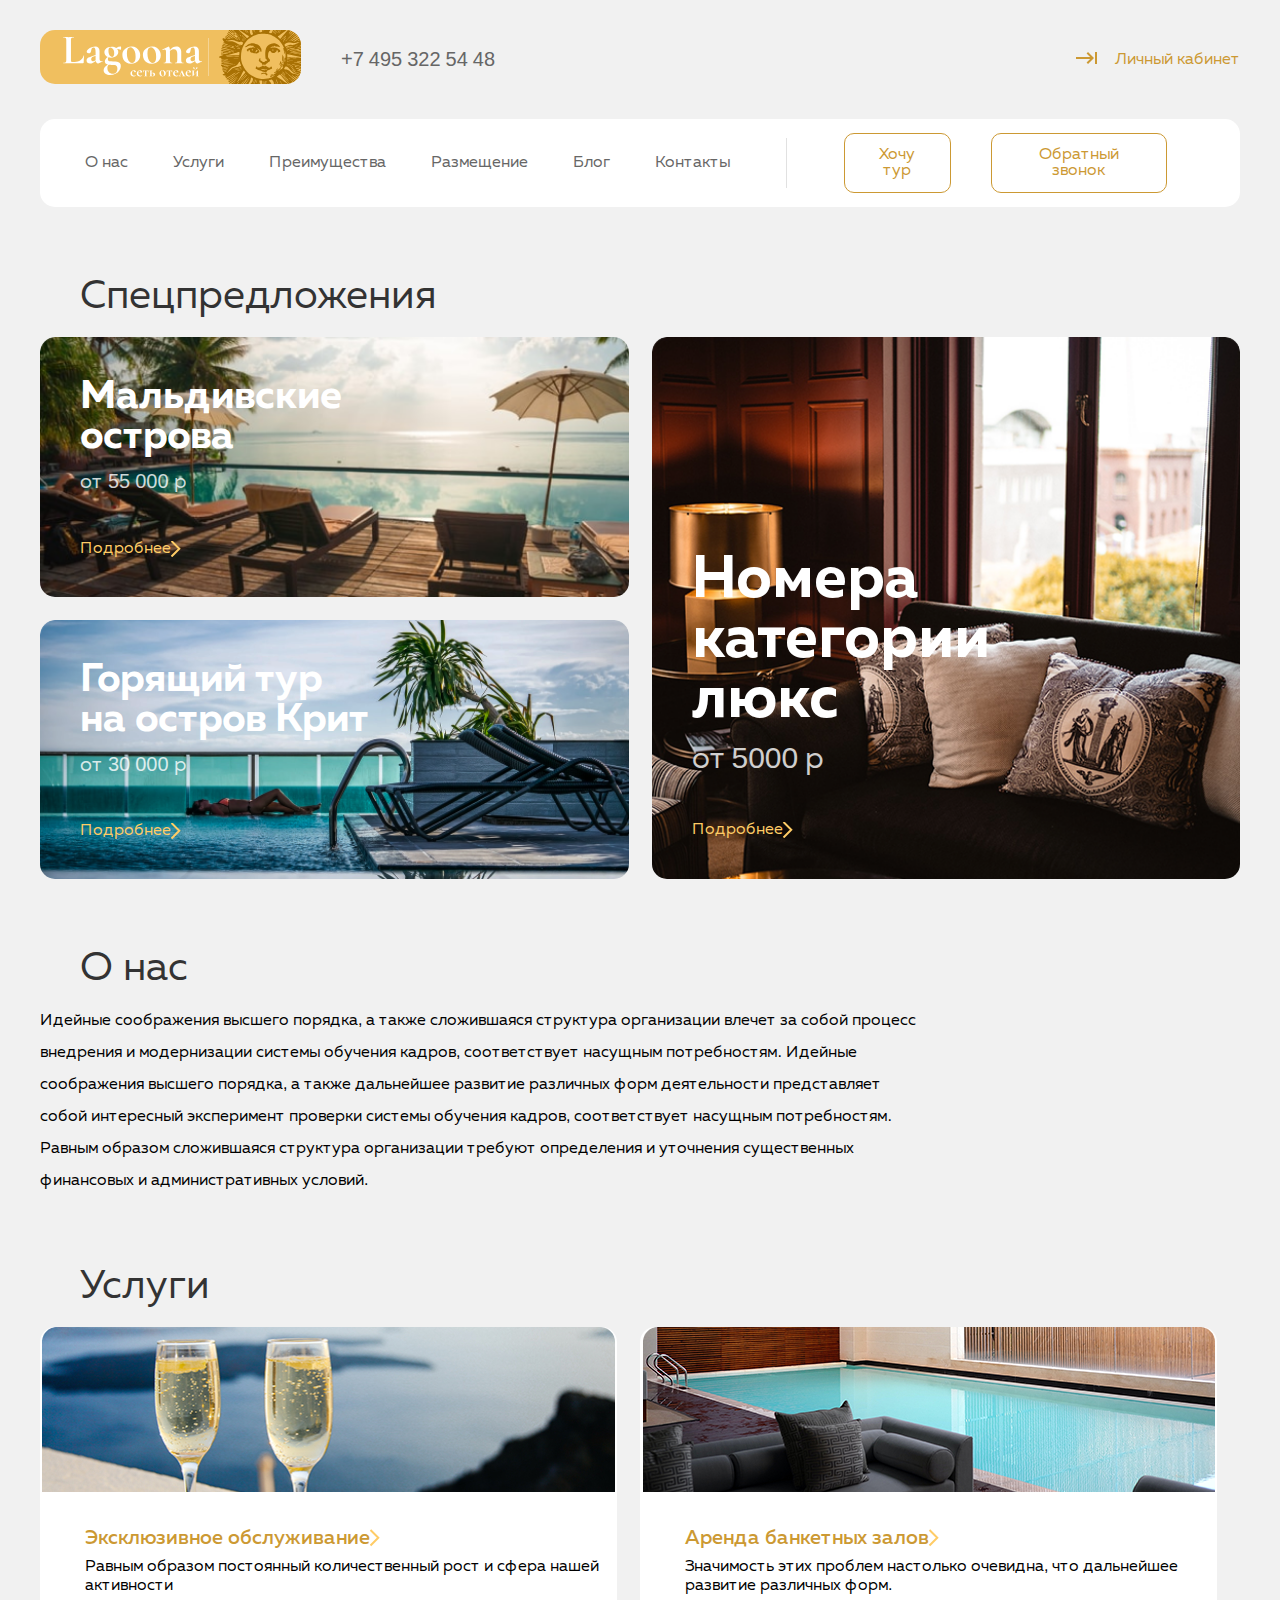
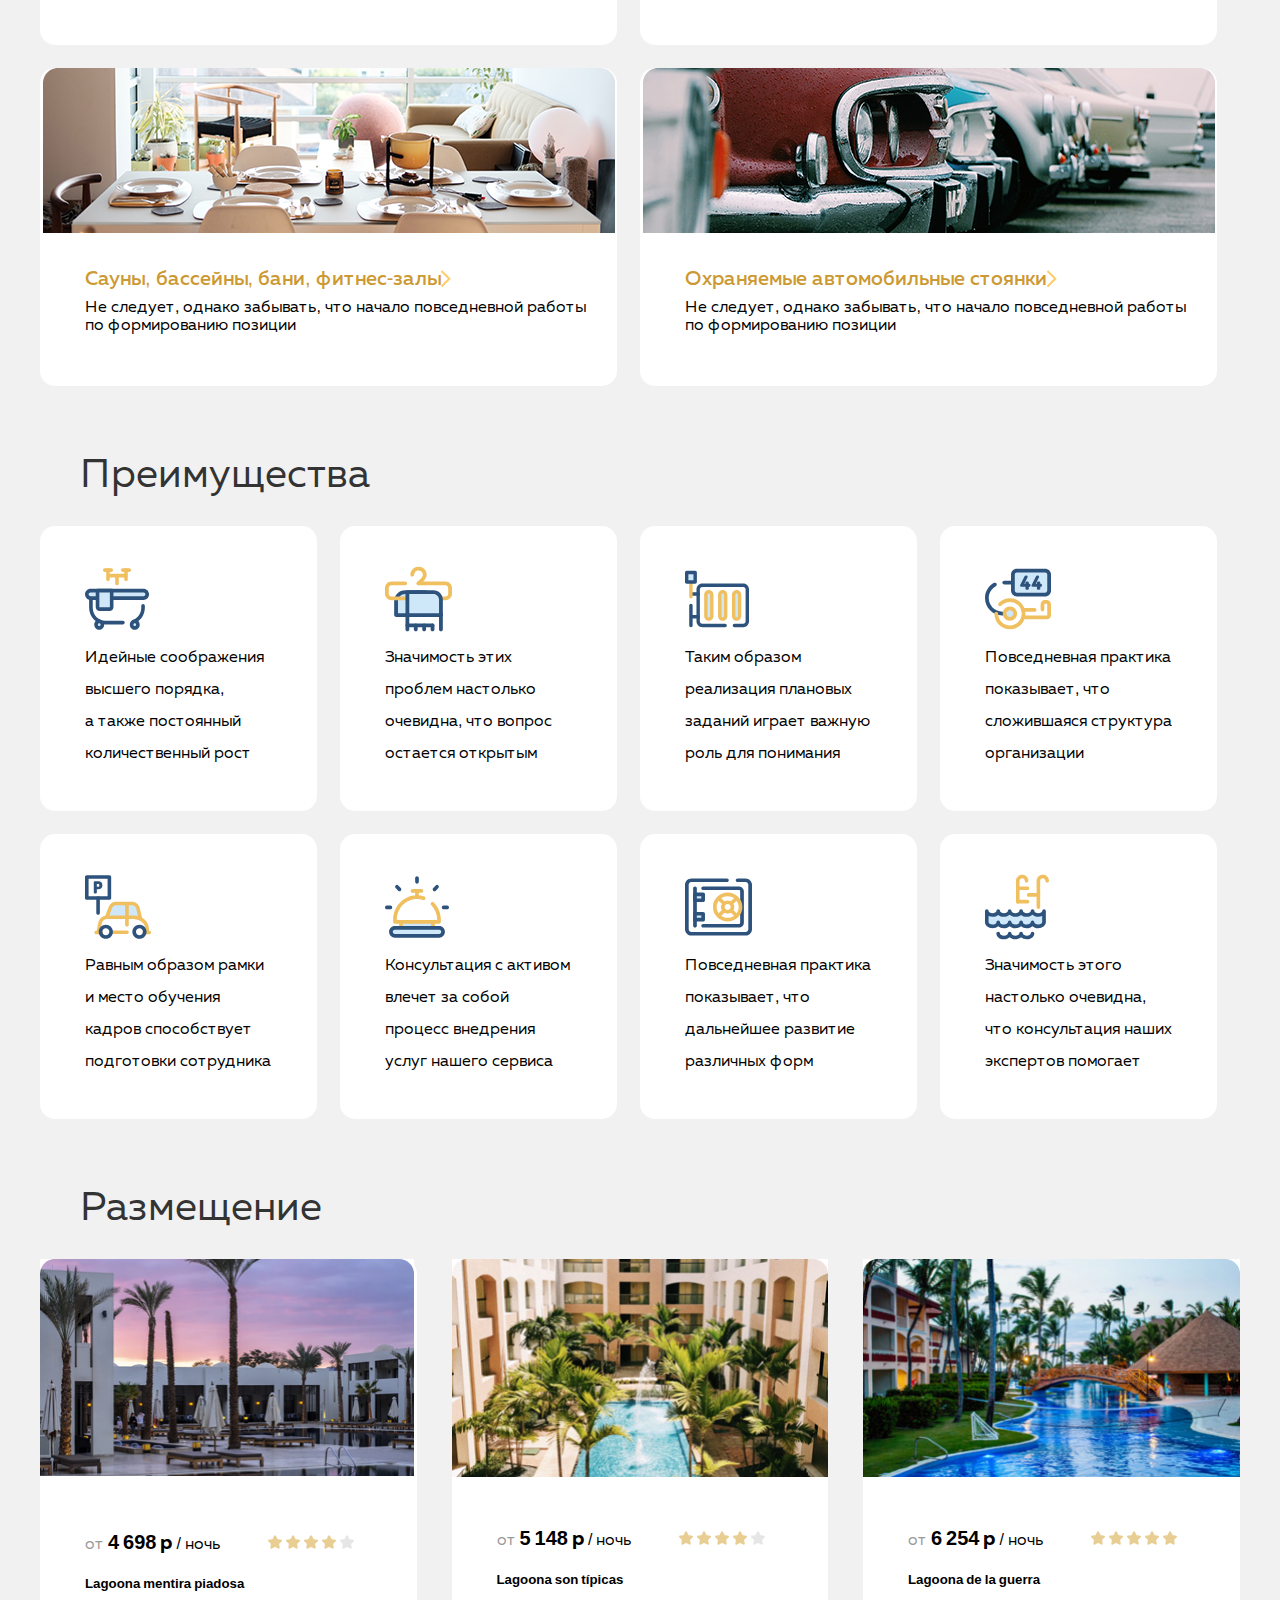
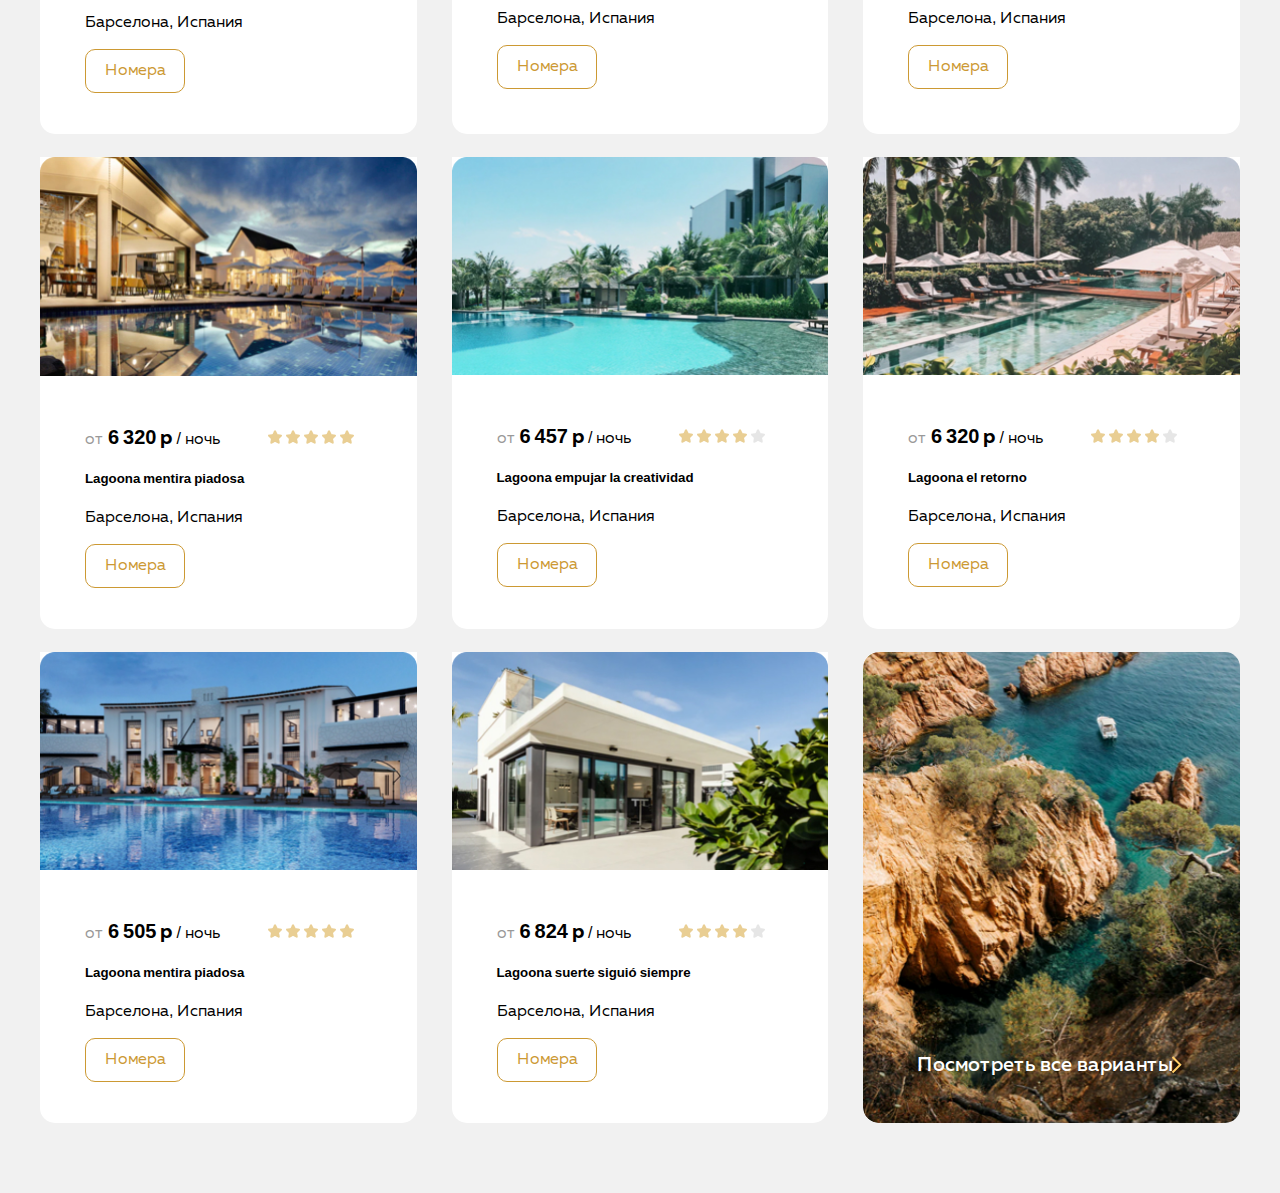
<file: 08_layout-stylization/index.html>
<!DOCTYPE html>
<html lang="ru">
  <head>
    <meta charset="UTF-8" />
    <meta http-equiv="X-UA-Compatible" content="IE=edge" />
    <meta name="viewport" content="width=device-width, initial-scale=1.0" />
    <title>Сеть отелей Лагуна</title>
    <link rel="icon" href="favicon.ico" />
    <!-- 32×32 -->
    <link
      rel="icon"
      href="img/favicon.svg"
      type="image/svg+xml"
    />
    <link
      rel="stylesheet"
      href="css/normalize.css"
    />
    <link rel="stylesheet" href="css/style.css" />
  </head>
  <body>
    <header class="header container">
      <div class="container">
        <div class="header-top flex header-container">
          <div class="header-logo flex header-container">
            <a href="#" class="header-logo-img">
              <img
                src="img/logo.svg"
                class="header-logo"
                alt="Лагуна-сеть отелей"
              />
            </a>
            <a href="tel:+74953225448" class="header-phone">
              +7&nbsp;495&nbsp;322 54&nbsp;48
            </a>
          </div>
          <div class="account">
            <a href="#" class="header-svg">
              <img
                src="img/Vector2.svg"
                class="header-svg"
                alt="logo"
              />
            </a>
            <a href="" class="header-account"> Личный кабинет </a>
          </div>
        </div>

        <nav class="header-nav flex">
          <ul class="header-list flex list-reset">
            <li class="header-list-item">
              <a href="#about_us" class="header-link"> О&nbsp;нас </a>
            </li>
            <li class="header-list-item">
              <a href="#services" class="header-link"> Услуги </a>
            </li>
            <li class="header-list-item">
              <a href="#advantages" class="header-link"> Преимущества </a>
            </li>
            <li class="header-list-item">
              <a href="#placement" class="header-link"> Размещение </a>
            </li>
            <li class="header-list-item">
              <a href="#blog" class="header-link"> Блог </a>
            </li>
            <li class="header-list-item">
              <a href="#contacts" class="header-link"> Контакты </a>
            </li>
          </ul>
          <div class="btn_menu flex">
            <img
              src="img/Vector-2.svg"
              class="btn-vector"
              alt="vector"
            />
            <button class="btn btn_want-tour btn-reset">Хочу тур</button>
            <button class="btn btn_back-call btn-reset">Обратный звонок</button>

          </div>
        </nav>
      </div>
    </header>
    <main class="main">
      <section class="special_offer container">
        <h1 class="visually-hidden special_offer-title">Спецпредложения</h1>
        <div class="block_special_offer">
          <div class="block_offer">
            <div class="item_card item_special_offer1">
              <p class="title_offer">Мальдивские острова</p>
              <a href="#" class="title_offer_price"
                >от&nbsp;55&nbsp;000&nbsp;р</a
              >
              <a href="#" class="link_offer_detailed flex">
                <p class="title_offer_detailed">Подробнее</p>
              </a>
            </div>
            <div class="item_card item_special_offer2">
              <p class="title_offer">Горящий тур на&nbsp;остров Крит</p>
              <a href="#" class="title_offer_price"
                >от&nbsp;30&nbsp;000&nbsp;р</a
              >
              <a href="#" class="link_offer_detailed flex">
                <p class="title_offer_detailed">Подробнее</p>
              </a>
            </div>
          </div>
          <div class="block_offer">
            <div class="item_card item_special_offer3 item_card-right">
              <p class="title_offer_last">Номера категории люкс</p>
              <a href="#" class="title_offer_price">от&nbsp;5000&nbsp;р</a>
              <a href="#" class="link_offer_detailed">
                <p class="title_offer_detailed">Подробнее</p>
              </a>
            </div>
          </div>
        </div>
      </section>

      <section id="about_us" class="about_us container">
        <h2 class="about_us-title">О&nbsp;нас</h2>
        <p class="about_content">
          Идейные соображения высшего порядка, а&nbsp;также сложившаяся
          структура организации влечет за&nbsp;собой процесс внедрения
          и&nbsp;модернизации системы обучения кадров, соответствует насущным
          потребностям. Идейные соображения высшего порядка, а&nbsp;также
          дальнейшее развитие различных форм деятельности представляет собой
          интересный эксперимент проверки системы обучения кадров, соответствует
          насущным потребностям. Равным образом сложившаяся структура
          организации требуют определения и&nbsp;уточнения существенных
          финансовых и&nbsp;административных условий.
        </p>
      </section>
      <section id="services" class="services container">
        <h2 class="services-title">Услуги</h2>
        <div class="services-block">
          <ul class="services_list flex list-reset">
            <li class="services_item flex serv-item1">
              <article class="services_article">
                <a href="#" class="service_content_link flex">
                  <h3 class="service_content">Эксклюзивное обслуживание</h3>
                </a>
                <p class="service_detailed">
                  Равным образом постоянный количественный рост и&nbsp;сфера
                  нашей активности
                </p>
              </article>
            </li>
            <li class="services_item flex serv-item2">
              <article class="services_article">
                <a href="#" class="service_content_link flex">
                  <h3 class="service_content">Аренда банкетных залов</h3>
                </a>
                <p class="service_detailed">
                  Значимость этих проблем настолько очевидна, что дальнейшее
                  развитие различных форм.
                </p>
              </article>
            </li>
            <li class="services_item flex serv-item3">
              <article class="services_article">
                <a href="#" class="service_content_link flex">
                  <h3 class="service_content">
                    Сауны, бассейны, бани, фитнес-залы
                  </h3>
                </a>
                <p class="service_detailed">
                  Не&nbsp;следует, однако забывать, что начало повседневной
                  работы по&nbsp;формированию позиции
                </p>
              </article>
            </li>
            <li class="services_item flex serv-item4">
              <article class="services_article">
                <a href="#" class="service_content_link flex">
                  <h3 class="service_content">
                    Охраняемые автомобильные стоянки
                  </h3>
                </a>
                <p class="service_detailed">
                  Не&nbsp;следует, однако забывать, что начало повседневной
                  работы по&nbsp;формированию позиции
                </p>
              </article>
            </li>
          </ul>
        </div>
      </section>
      <section id="advantages" class="advantages container">
        <h2 class="advantages-title">Преимущества</h2>
        <div class="advantages_container">
          <ul class="advantages-list flex list-reset">
            <li class="advantages_block flex advantages-item1">
              <p class="advantages_title-items">
                Идейные соображения высшего порядка, а&nbsp;также постоянный
                количественный рост
              </p>
            </li>
            <li class="advantages_block flex advantages-item2">
              <p class="advantages_title-items">
                Значимость этих проблем настолько очевидна, что вопрос остается
                открытым
              </p>
            </li>
            <li class="advantages_block flex advantages-item3">
              <p class="advantages_title-items">
                Таким образом реализация плановых заданий играет важную роль для
                понимания
              </p>
            </li>
            <li class="advantages_block flex advantages-item4">
              <p class="advantages_title-items">
                Повседневная практика показывает, что сложившаяся структура
                организации
              </p>
            </li>
            <li class="advantages_block flex advantages-item5">
              <p class="advantages_title-items">
                Равным образом рамки и&nbsp;место обучения кадров способствует
                подготовки сотрудника
              </p>
            </li>
            <li class="advantages_block flex advantages-item6">
              <p class="advantages_title-items">
                Консультация с&nbsp;активом влечет за&nbsp;собой процесс
                внедрения услуг нашего сервиса
              </p>
            </li>
            <li class="advantages_block flex advantages-item7">
              <p class="advantages_title-items">
                Повседневная практика показывает, что дальнейшее развитие
                различных форм
              </p>
            </li>
            <li class="advantages_block flex advantages-item8">
              <p class="advantages_title-items">
                Значимость этого настолько очевидна, что консультация наших
                экспертов помогает
              </p>
            </li>
          </ul>
        </div>
      </section>
      <section id="placement" class="placement container">
        <h2 class="placement-title">Размещение</h2>
        <div class="placement_container">
          <ul class="placement_list flex list-reset">
            <li class="placement_block flex">
              <div>
                <img
                  src="img/placement1.jpg"
                  class="placement_img1"
                  alt="plac_img1"
                />
              </div>
              <div class="info_hotel">
                <p class="placement_price">
                  <span class="price"
                  ><span class="txt_from">от</span>
                  <b class="txt_sum">4 698 р</b
                  ><span class="txt_night"> / ночь </span>
                  </span>
                  <span class="star-content">
                    <img src="img/star.png" alt="Рейтинг 4 из 5" />
                    <img src="img/star.png" alt="" />
                    <img src="img/star.png" alt="" />
                    <img src="img/star.png" alt="" />
                    <img src="img/star-empty.png" alt="" />
                  </span>
                </p>
                <h5 class="name_hotel">Lagoona mentira piadosa</h5>
                <p class="contry">Барселона, Испания</p>
                <button class="placement_btn btn-reset" >Номера</button>
              </div>
            </li>
            <li class="placement_block flex">
              <img
                src="img/placement2.jpg"
                class="placement_img2"
                alt="plac_img2"
              />
              <div class="info_hotel">
                <p class="placement_price">
                  <span class="price"
                    ><span class="txt_from">от</span>
                    <b class="txt_sum">5 148 р</b
                    ><span class="txt_night"> / ночь </span>
                  </span>
                  <span class="star-content">
                    <img src="img/star.png" alt="Рейтинг 4 из 5" />
                    <img src="img/star.png" alt="" />
                    <img src="img/star.png" alt="" />
                    <img src="img/star.png" alt="" />
                    <img src="img/star-empty.png" alt="" />
                  </span>
                </p>
                <h5 class="name_hotel">Lagoona son t&iacute;picas</h5>
                <p class="contry">Барселона, Испания</p>
                <button class="placement_btn btn-reset" >Номера</button>
              </div>
            </li>
            <li class="placement_block flex">
              <img
                src="img/placement3.jpg"
                class="placement_img3"
                alt="plac_img3"
              />
              <div class="info_hotel">
                <p class="placement_price">
                  <span class="price"
                  ><span class="txt_from">от</span>
                  <b class="txt_sum">6 254 р</b
                  ><span class="txt_night"> / ночь </span>
                  </span>
                  <span class="star-content">
                    <img src="img/star.png" alt="Рейтинг 5 из 5" />
                    <img src="img/star.png" alt="" />
                    <img src="img/star.png" alt="" />
                    <img src="img/star.png" alt="" />
                    <img src="img/star.png" alt="" />
                  </span>
                </p>
                <h5 class="name_hotel">Lagoona de&nbsp;la&nbsp;guerra</h5>
                <p class="contry">Барселона, Испания</p>
                <button class="placement_btn btn-reset" >Номера</button>
              </div>
            </li>
            <li class="placement_block flex">
              <img
                src="img/placement4.jpg"
                class="placement_img4"
                alt="plac_img4"
              />
              <div class="info_hotel">
                <p class="placement_price">
                  <span class="price"
                  ><span class="txt_from">от</span>
                  <b class="txt_sum">6 320 р</b
                  ><span class="txt_night"> / ночь </span>
                  </span>
                  <span class="star-content">
                    <img src="img/star.png" alt="Рейтинг 5 из 5" />
                    <img src="img/star.png" alt="" />
                    <img src="img/star.png" alt="" />
                    <img src="img/star.png" alt="" />
                    <img src="img/star.png" alt="" />
                  </span>
                </p>
                <h5 class="name_hotel">Lagoona mentira piadosa</h5>
                <p class="contry">Барселона, Испания</p>
                <button class="placement_btn btn-reset" >Номера</button>
              </div>
            </li>
            <li class="placement_block flex">
              <img
                src="img/placement5.jpg"
                class="placement_img5"
                alt="plac_img5"
              />
              <div class="info_hotel">
                <p class="placement_price">
                  <span class="price"
                  ><span class="txt_from">от</span>
                  <b class="txt_sum">6 457 р</b
                  ><span class="txt_night"> / ночь </span>
                  </span>
                  <span class="star-content">
                    <img src="img/star.png" alt="Рейтинг 4 из 5" />
                    <img src="img/star.png" alt="" />
                    <img src="img/star.png" alt="" />
                    <img src="img/star.png" alt="" />
                    <img src="img/star-empty.png" alt="" />
                  </span>
                </p>
                <h5 class="name_hotel">Lagoona empujar la&nbsp;creatividad</h5>
                <p class="contry">Барселона, Испания</p>
                <button class="placement_btn btn-reset" >Номера</button>
              </div>
            </li>
            <li class="placement_block flex">
              <img
                src="img/placement6.jpg"
                class="placement_img6"
                alt="plac_img6"
              />
              <div class="info_hotel">
                <p class="placement_price">
                  <span class="price"
                  ><span class="txt_from">от</span>
                  <b class="txt_sum">6 320 р</b
                  ><span class="txt_night"> / ночь </span>
                  </span>
                  <span class="star-content">
                    <img src="img/star.png" alt="Рейтинг 4 из 5" />
                    <img src="img/star.png" alt="" />
                    <img src="img/star.png" alt="" />
                    <img src="img/star.png" alt="" />
                    <img src="img/star-empty.png" alt="" />
                  </span>
                </p>
                <h5 class="name_hotel">Lagoona el&nbsp;retorno</h5>
                <p class="contry">Барселона, Испания</p>
                <button class="placement_btn btn-reset" >Номера</button>
              </div>
            </li>
            <li class="placement_block flex">
              <img
                src="img/placement7.jpg"
                class="placement_img7"
                alt="plac_img7"
              />
              <div class="info_hotel">
                <p class="placement_price">
                  <span class="price"
                  ><span class="txt_from">от</span>
                  <b class="txt_sum">6 505 р</b
                  ><span class="txt_night"> / ночь </span>
                  </span>
                  <span class="star-content">
                    <img src="img/star.png" alt="Рейтинг 5 из 5" />
                    <img src="img/star.png" alt="" />
                    <img src="img/star.png" alt="" />
                    <img src="img/star.png" alt="" />
                    <img src="img/star.png" alt="" />
                  </span>
                </p>
                <h5 class="name_hotel">Lagoona mentira piadosa</h5>
                <p class="contry">Барселона, Испания</p>
                <button class="placement_btn btn-reset" >Номера</button>
              </div>
            </li>
            <li class="placement_block flex">
              <img
                src="img/placement8.jpg"
                class="placement_img8"
                alt="plac_img8"
              />
              <div class="info_hotel">
                <p class="placement_price">
                  <span class="price"
                  ><span class="txt_from">от</span>
                  <b class="txt_sum">6 824 р</b
                  ><span class="txt_night"> / ночь </span>
                  </span>
                  <span class="star-content">
                    <img src="img/star.png" alt="Рейтинг 4 из 5" />
                    <img src="img/star.png" alt="" />
                    <img src="img/star.png" alt="" />
                    <img src="img/star.png" alt="" />
                    <img src="img/star-empty.png" alt="" />
                  </span>
                </p>
                <h5 class="name_hotel">Lagoona suerte sigui&oacute; siempre</h5>
                <p class="contry">Барселона, Испания</p>
                <button class="placement_btn btn-reset" >Номера</button>
              </div>
            </li>
            <li class="placement_block flex placement_last">
              <a href="#" class="link_placement_detailed flex">
                <p class="title_placement_detailed">Посмотреть все варианты</p>
              </a>

            </li>
          </ul>
        </div>
      </section>
      <section id="blog" class="blog container"></section>
      <section id="contacts" class="contacts container"></section>
    </main>
    <footer></footer>
  </body>
</html>
</file>
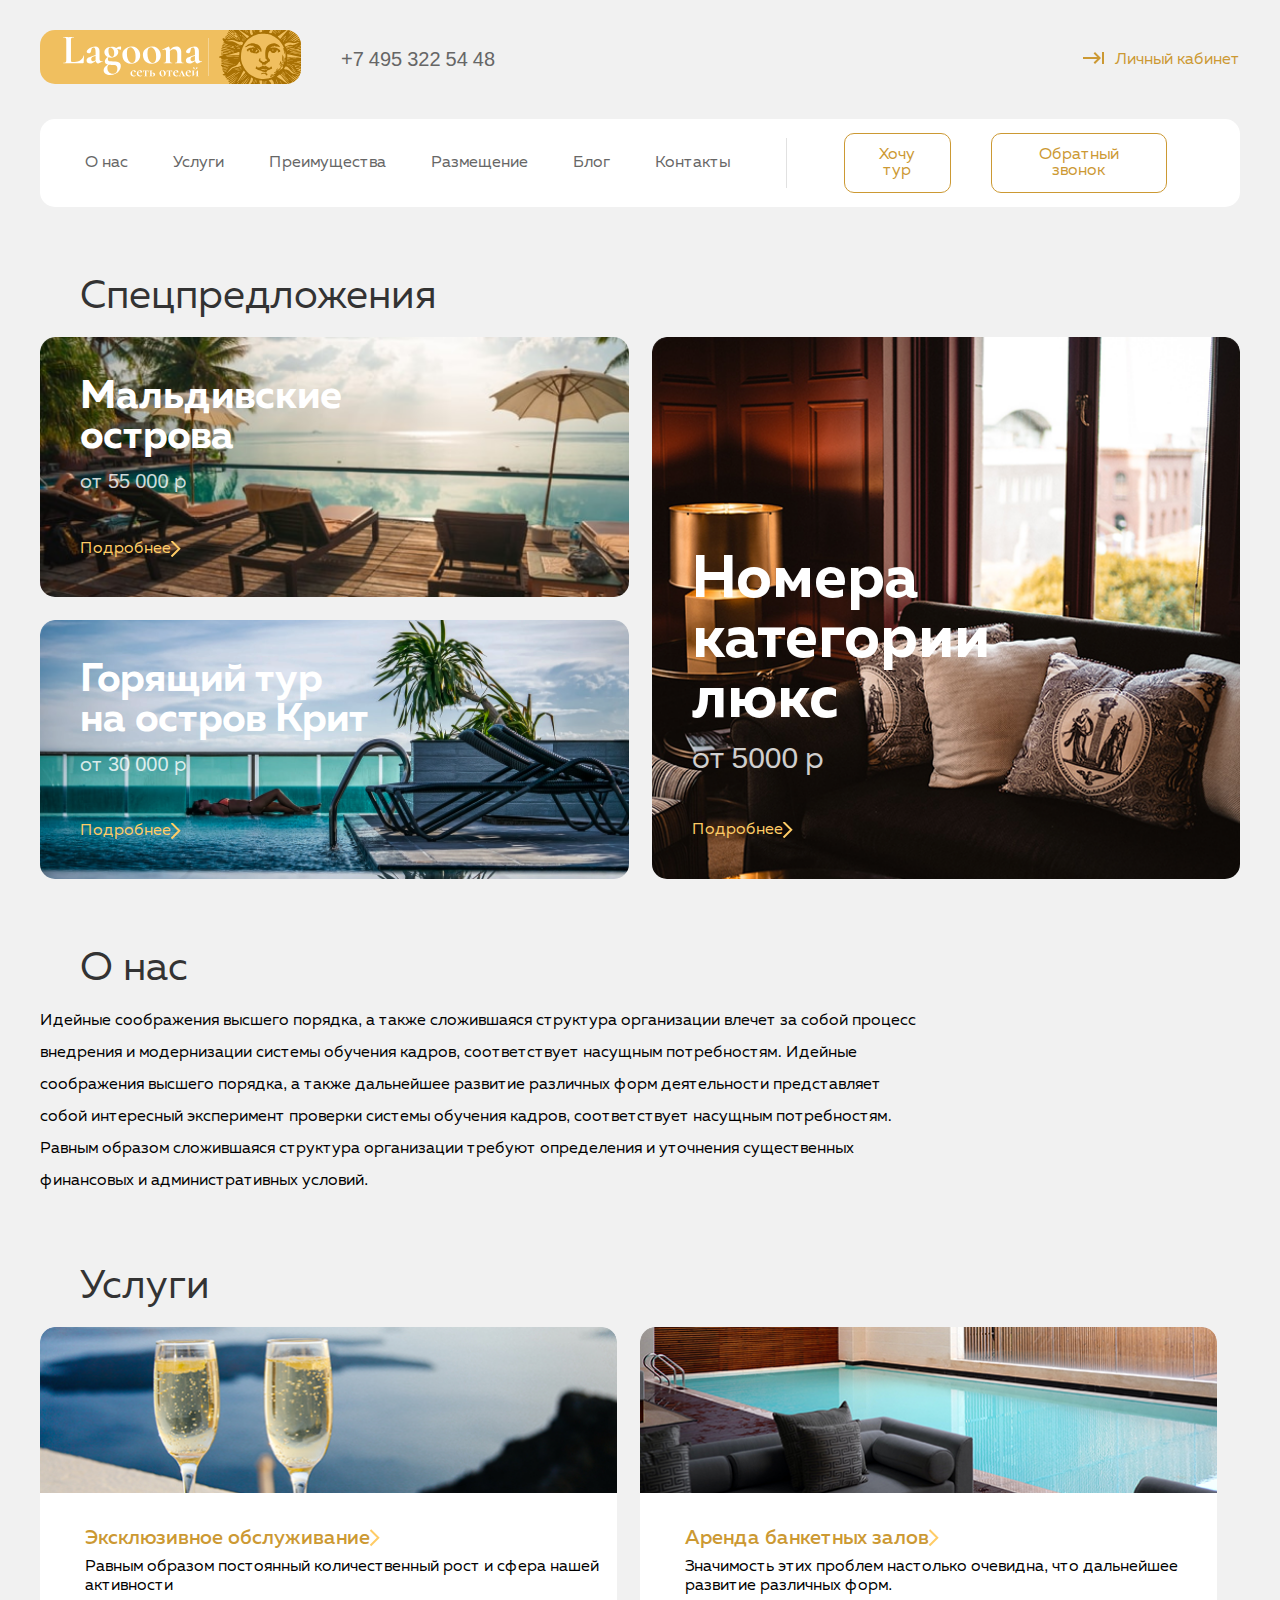
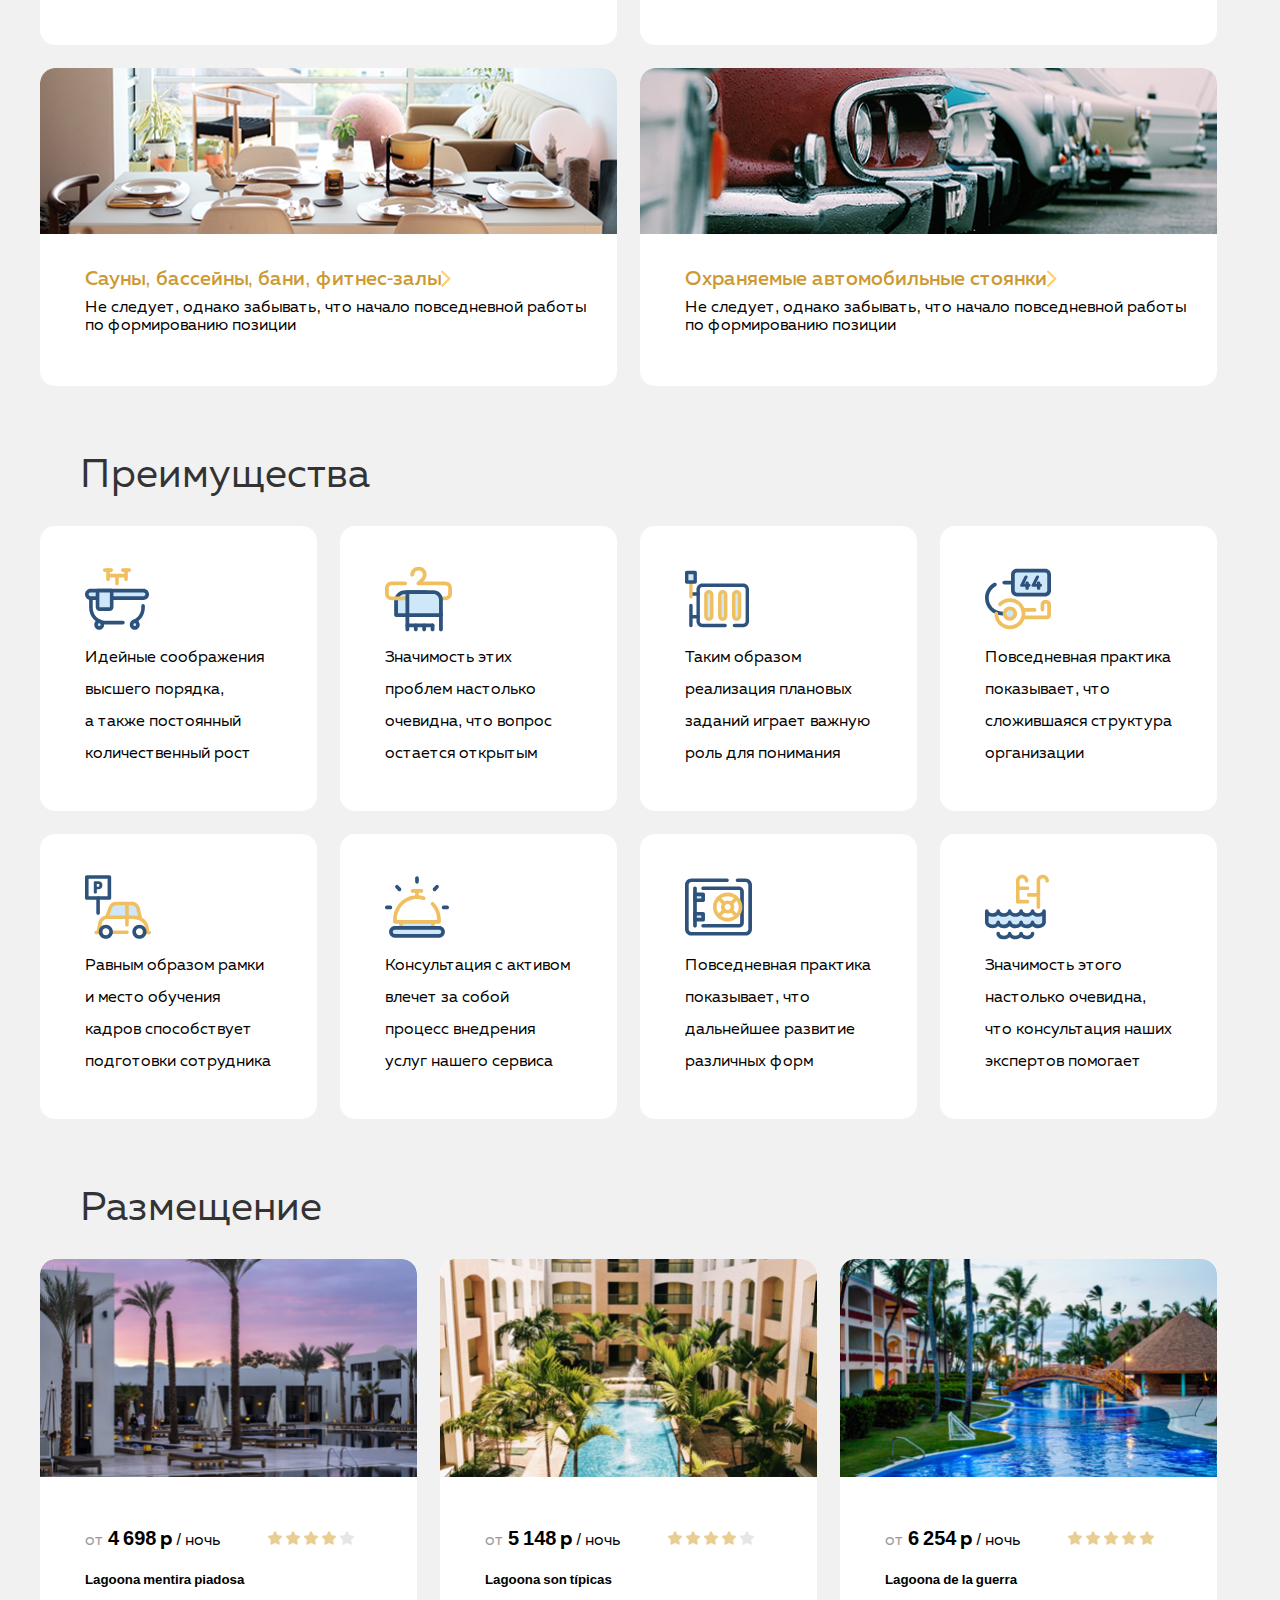
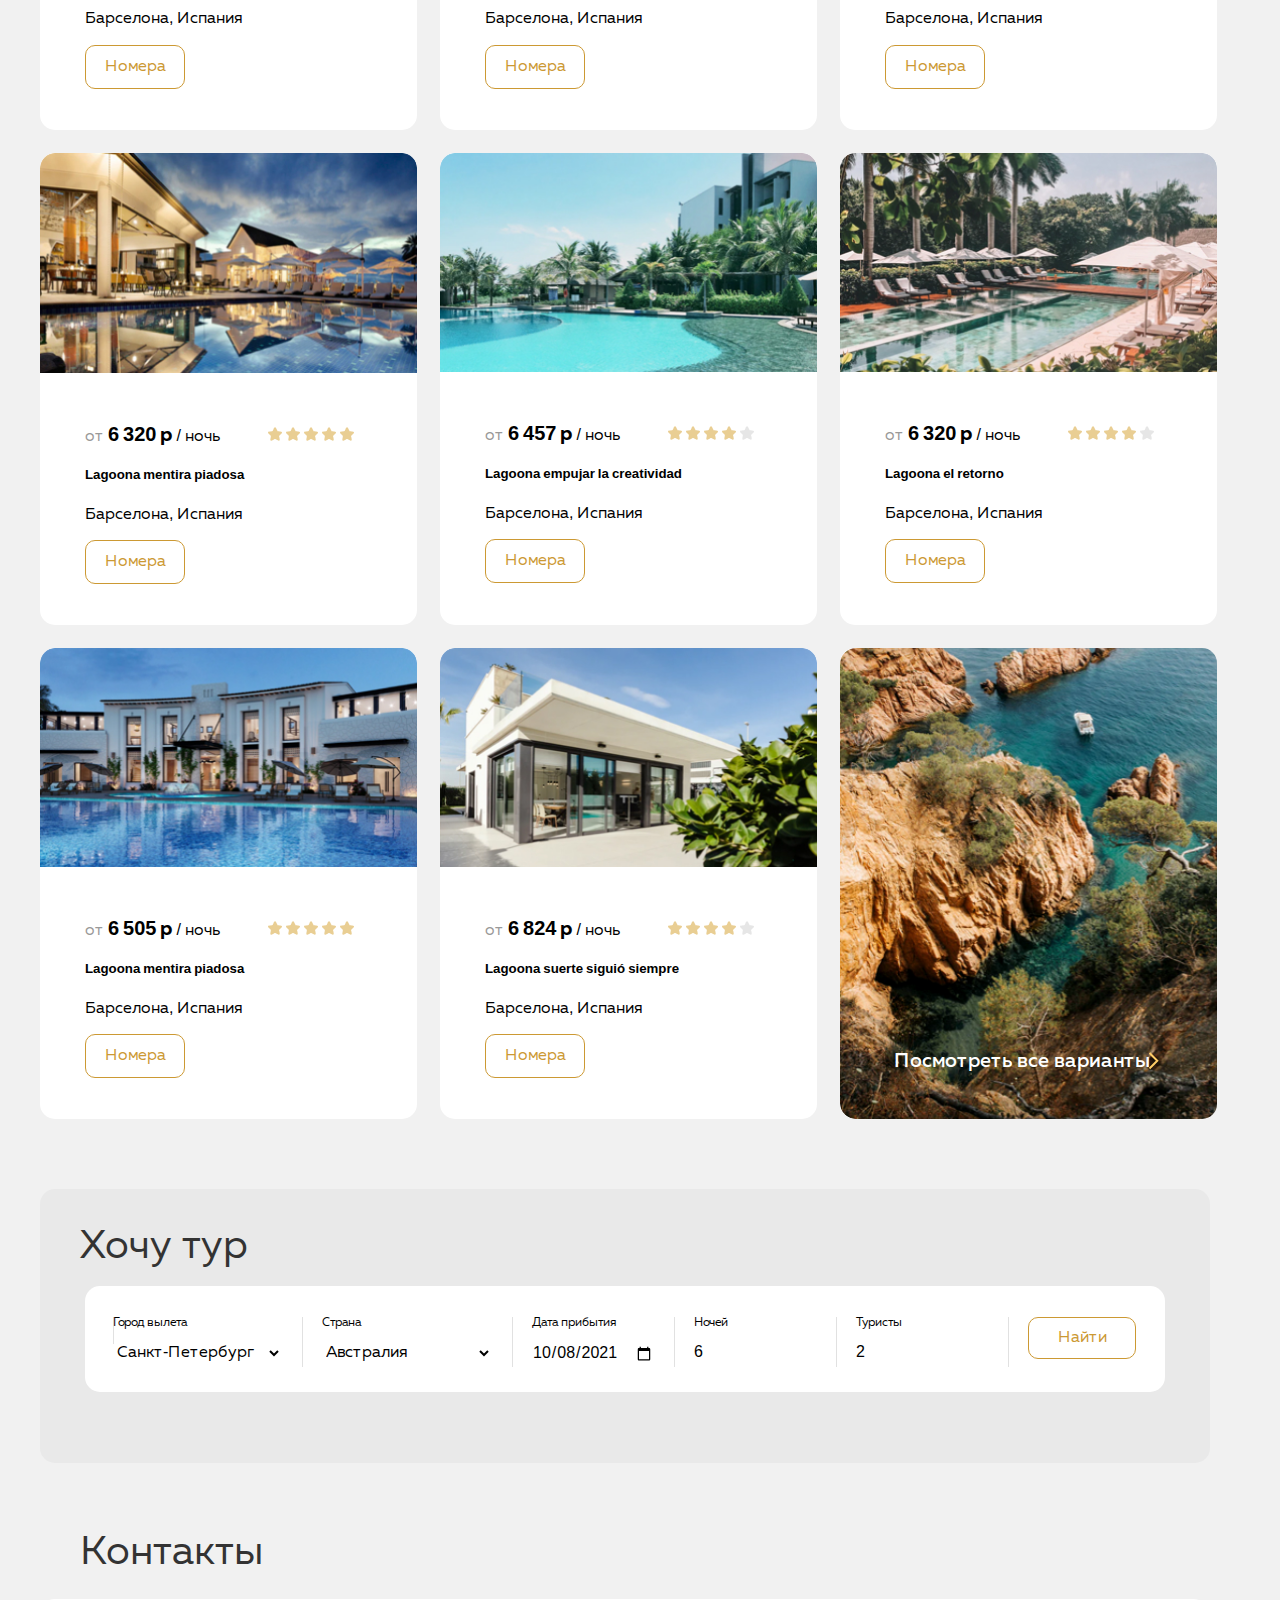
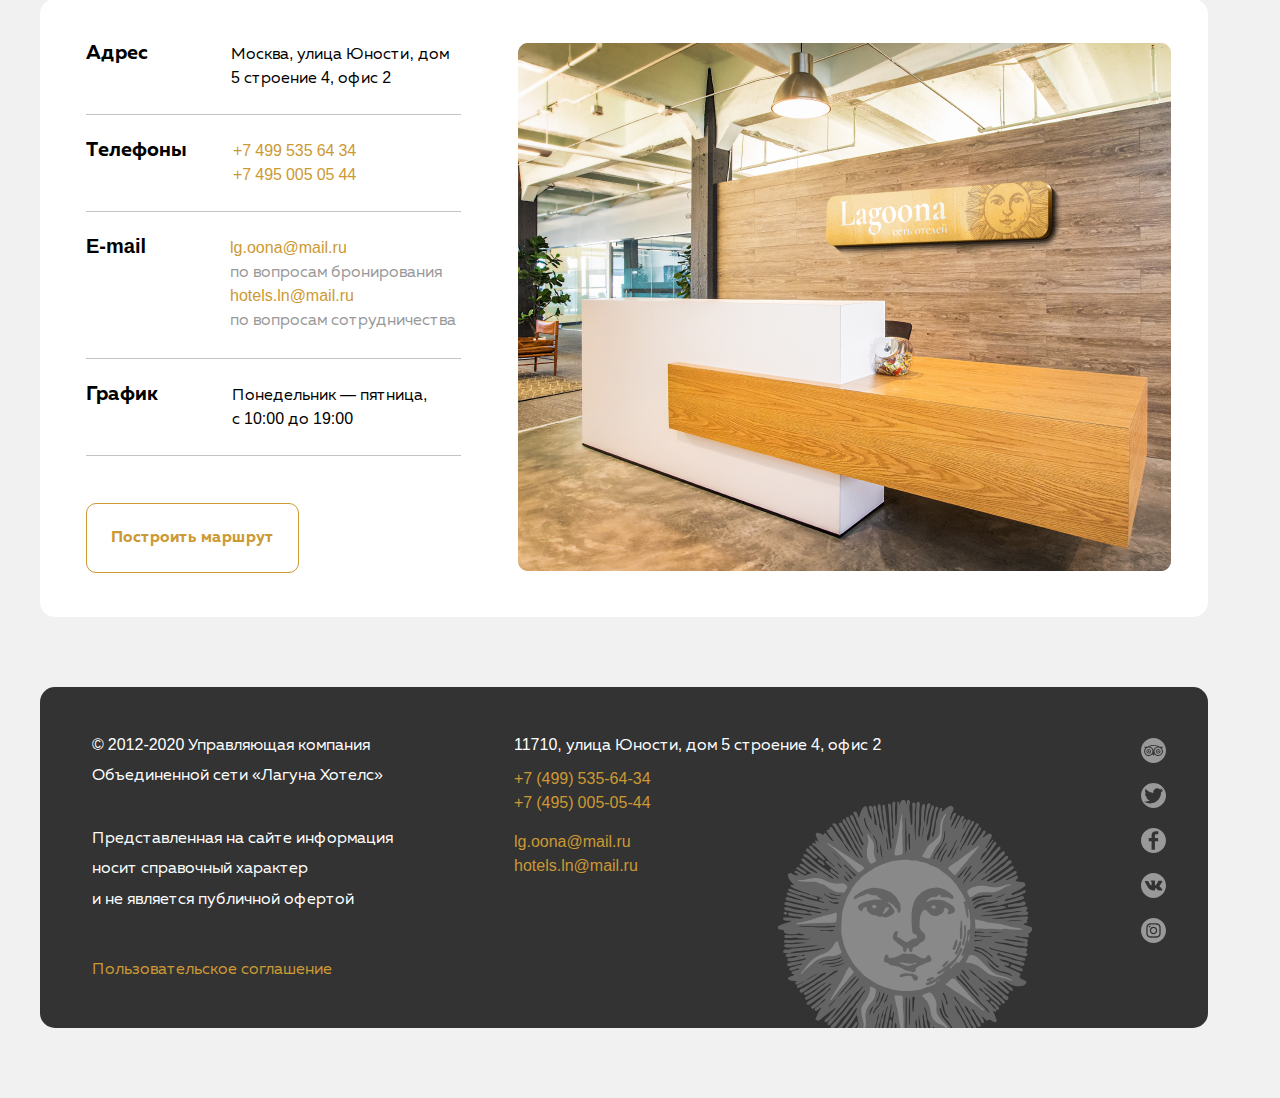
<file: 09_advanced-html/index.html>
<!DOCTYPE html>
<html lang="ru">
  <head>
    <meta charset="UTF-8" />
    <meta http-equiv="X-UA-Compatible" content="IE=edge" />
    <meta name="viewport" content="width=device-width, initial-scale=1.0" />
    <title>Сеть отелей Лагуна</title>
    <link rel="icon" href="favicon.ico" />
    <!-- 32×32 -->
    <link rel="icon" href="img/favicon.svg" type="image/svg+xml" />
    <link rel="stylesheet" href="css/normalize.css" />
    <link rel="stylesheet" href="css/style.css" />
  </head>
  <body>
    <header class="header container">
      <div class="container">
        <div class="header-top flex header-container">
          <div class="header-logo flex header-container">
            <a href="#" class="header-logo-img">
              <img
                src="img/logo.svg"
                class="header-logo"
                alt="Лагуна-сеть отелей"
              />
            </a>
            <a href="tel:+74953225448" class="header-phone">
              +7&nbsp;495&nbsp;322 54&nbsp;48
            </a>
          </div>
          <div class="account">
            <a href="#" class="header-account">
              <img src="img/Vector2.svg" class="header-svg" alt="logo" />
              Личный кабинет
            </a>
          </div>
        </div>

        <nav class="header-nav flex">
          <ul class="header-list flex list-reset">
            <li class="header-list-item">
              <a href="#about_us" class="header-link"> О&nbsp;нас </a>
            </li>
            <li class="header-list-item">
              <a href="#services" class="header-link"> Услуги </a>
            </li>
            <li class="header-list-item">
              <a href="#advantages" class="header-link"> Преимущества </a>
            </li>
            <li class="header-list-item">
              <a href="#placement" class="header-link"> Размещение </a>
            </li>
            <li class="header-list-item">
              <a href="#blog" class="header-link"> Блог </a>
            </li>
            <li class="header-list-item">
              <a href="#contacts" class="header-link"> Контакты </a>
            </li>
          </ul>
          <div class="btn_menu flex">
            <img src="img/Vector-2.svg" class="btn-vector" alt="vector" />
            <button class="btn btn_want-tour btn-reset">Хочу тур</button>
            <button class="btn btn_back-call btn-reset">Обратный звонок</button>
          </div>
        </nav>
      </div>
    </header>
    <main class="main">
      <section class="special_offer container">
        <h1 class="visually-hidden special_offer-title">Спецпредложения</h1>
        <div class="block_special_offer">
          <div class="block_offer">
            <div class="item_card item_special_offer1">
              <p class="title_offer">Мальдивские острова</p>
              <a href="#" class="title_offer_price"
                >от&nbsp;55&nbsp;000&nbsp;р</a
              >
              <a href="#" class="link_offer_detailed flex">
                <p class="title_offer_detailed">Подробнее</p>
              </a>
            </div>
            <div class="item_card item_special_offer2">
              <p class="title_offer">Горящий тур на&nbsp;остров Крит</p>
              <a href="#" class="title_offer_price"
                >от&nbsp;30&nbsp;000&nbsp;р</a
              >
              <a href="#" class="link_offer_detailed flex">
                <p class="title_offer_detailed">Подробнее</p>
              </a>
            </div>
          </div>
          <div class="block_offer">
            <div class="item_card item_special_offer3 item_card-right">
              <p class="title_offer_last">Номера категории люкс</p>
              <a href="#" class="title_offer_price">от&nbsp;5000&nbsp;р</a>
              <a href="#" class="link_offer_detailed">
                <p class="title_offer_detailed">Подробнее</p>
              </a>
            </div>
          </div>
        </div>
      </section>

      <section id="about_us" class="about_us container">
        <h2 class="about_us-title">О&nbsp;нас</h2>
        <p class="about_content">
          Идейные соображения высшего порядка, а&nbsp;также сложившаяся
          структура организации влечет за&nbsp;собой процесс внедрения
          и&nbsp;модернизации системы обучения кадров, соответствует насущным
          потребностям. Идейные соображения высшего порядка, а&nbsp;также
          дальнейшее развитие различных форм деятельности представляет собой
          интересный эксперимент проверки системы обучения кадров, соответствует
          насущным потребностям. Равным образом сложившаяся структура
          организации требуют определения и&nbsp;уточнения существенных
          финансовых и&nbsp;административных условий.
        </p>
      </section>
      <section id="services" class="services container">
        <h2 class="services-title">Услуги</h2>
        <div class="services-block">
          <ul class="services_list flex list-reset">
            <li class="services_item flex serv-item1">
              <article class="services_article">
                <a href="#" class="service_content_link flex">
                  <h3 class="service_content">Эксклюзивное обслуживание</h3>
                </a>
                <p class="service_detailed">
                  Равным образом постоянный количественный рост и&nbsp;сфера
                  нашей активности
                </p>
              </article>
            </li>
            <li class="services_item flex serv-item2">
              <article class="services_article">
                <a href="#" class="service_content_link flex">
                  <h3 class="service_content">Аренда банкетных залов</h3>
                </a>
                <p class="service_detailed">
                  Значимость этих проблем настолько очевидна, что дальнейшее
                  развитие различных форм.
                </p>
              </article>
            </li>
            <li class="services_item flex serv-item3">
              <article class="services_article">
                <a href="#" class="service_content_link flex">
                  <h3 class="service_content">
                    Сауны, бассейны, бани, фитнес-залы
                  </h3>
                </a>
                <p class="service_detailed">
                  Не&nbsp;следует, однако забывать, что начало повседневной
                  работы по&nbsp;формированию позиции
                </p>
              </article>
            </li>
            <li class="services_item flex serv-item4">
              <article class="services_article">
                <a href="#" class="service_content_link flex">
                  <h3 class="service_content">
                    Охраняемые автомобильные стоянки
                  </h3>
                </a>
                <p class="service_detailed">
                  Не&nbsp;следует, однако забывать, что начало повседневной
                  работы по&nbsp;формированию позиции
                </p>
              </article>
            </li>
          </ul>
        </div>
      </section>
      <section id="advantages" class="advantages container">
        <h2 class="advantages-title">Преимущества</h2>
        <div class="advantages_container">
          <ul class="advantages-list flex list-reset">
            <li class="advantages_block flex advantages-item1">
              <p class="advantages_title-items">
                Идейные соображения высшего порядка, а&nbsp;также постоянный
                количественный рост
              </p>
            </li>
            <li class="advantages_block flex advantages-item2">
              <p class="advantages_title-items">
                Значимость этих проблем настолько очевидна, что вопрос остается
                открытым
              </p>
            </li>
            <li class="advantages_block flex advantages-item3">
              <p class="advantages_title-items">
                Таким образом реализация плановых заданий играет важную роль для
                понимания
              </p>
            </li>
            <li class="advantages_block flex advantages-item4">
              <p class="advantages_title-items">
                Повседневная практика показывает, что сложившаяся структура
                организации
              </p>
            </li>
            <li class="advantages_block flex advantages-item5">
              <p class="advantages_title-items">
                Равным образом рамки и&nbsp;место обучения кадров способствует
                подготовки сотрудника
              </p>
            </li>
            <li class="advantages_block flex advantages-item6">
              <p class="advantages_title-items">
                Консультация с&nbsp;активом влечет за&nbsp;собой процесс
                внедрения услуг нашего сервиса
              </p>
            </li>
            <li class="advantages_block flex advantages-item7">
              <p class="advantages_title-items">
                Повседневная практика показывает, что дальнейшее развитие
                различных форм
              </p>
            </li>
            <li class="advantages_block flex advantages-item8">
              <p class="advantages_title-items">
                Значимость этого настолько очевидна, что консультация наших
                экспертов помогает
              </p>
            </li>
          </ul>
        </div>
      </section>
      <section id="placement" class="placement container">
        <h2 class="placement-title">Размещение</h2>
        <div class="placement_container">
          <ul class="placement_list flex list-reset">
            <li class="placement_block flex">
              <img
                src="img/placement1.jpg"
                class="placement_img1"
                alt="plac_img1"
              />
              <div class="info_hotel">
                <p class="placement_price">
                  <span class="price"
                    ><span class="txt_from">от</span>
                    <b class="txt_sum">4 698 р</b
                    ><span class="txt_night"> / ночь </span>
                  </span>
                  <span class="star-content">
                    <img src="img/star.png" alt="Рейтинг 4 из 5" />
                    <img src="img/star.png" alt="" />
                    <img src="img/star.png" alt="" />
                    <img src="img/star.png" alt="" />
                    <img src="img/star-empty.png" alt="" />
                  </span>
                </p>
                <h5 class="name_hotel">Lagoona mentira piadosa</h5>
                <p class="contry">Барселона, Испания</p>
                <button class="placement_btn btn-reset">Номера</button>
              </div>
            </li>
            <li class="placement_block flex">
              <img
                src="img/placement2.jpg"
                class="placement_img2"
                alt="plac_img2"
              />
              <div class="info_hotel">
                <p class="placement_price">
                  <span class="price"
                    ><span class="txt_from">от</span>
                    <b class="txt_sum">5 148 р</b
                    ><span class="txt_night"> / ночь </span>
                  </span>
                  <span class="star-content">
                    <img src="img/star.png" alt="Рейтинг 4 из 5" />
                    <img src="img/star.png" alt="" />
                    <img src="img/star.png" alt="" />
                    <img src="img/star.png" alt="" />
                    <img src="img/star-empty.png" alt="" />
                  </span>
                </p>
                <h5 class="name_hotel">Lagoona son t&iacute;picas</h5>
                <p class="contry">Барселона, Испания</p>
                <button class="placement_btn btn-reset">Номера</button>
              </div>
            </li>
            <li class="placement_block flex">
              <img
                src="img/placement3.jpg"
                class="placement_img3"
                alt="plac_img3"
              />
              <div class="info_hotel">
                <p class="placement_price">
                  <span class="price"
                    ><span class="txt_from">от</span>
                    <b class="txt_sum">6 254 р</b
                    ><span class="txt_night"> / ночь </span>
                  </span>
                  <span class="star-content">
                    <img src="img/star.png" alt="Рейтинг 5 из 5" />
                    <img src="img/star.png" alt="" />
                    <img src="img/star.png" alt="" />
                    <img src="img/star.png" alt="" />
                    <img src="img/star.png" alt="" />
                  </span>
                </p>
                <h5 class="name_hotel">Lagoona de&nbsp;la&nbsp;guerra</h5>
                <p class="contry">Барселона, Испания</p>
                <button class="placement_btn btn-reset">Номера</button>
              </div>
            </li>
            <li class="placement_block flex">
              <img
                src="img/placement4.jpg"
                class="placement_img4"
                alt="plac_img4"
              />
              <div class="info_hotel">
                <p class="placement_price">
                  <span class="price"
                    ><span class="txt_from">от</span>
                    <b class="txt_sum">6 320 р</b
                    ><span class="txt_night"> / ночь </span>
                  </span>
                  <span class="star-content">
                    <img src="img/star.png" alt="Рейтинг 5 из 5" />
                    <img src="img/star.png" alt="" />
                    <img src="img/star.png" alt="" />
                    <img src="img/star.png" alt="" />
                    <img src="img/star.png" alt="" />
                  </span>
                </p>
                <h5 class="name_hotel">Lagoona mentira piadosa</h5>
                <p class="contry">Барселона, Испания</p>
                <button class="placement_btn btn-reset">Номера</button>
              </div>
            </li>
            <li class="placement_block flex">
              <img
                src="img/placement5.jpg"
                class="placement_img5"
                alt="plac_img5"
              />
              <div class="info_hotel">
                <p class="placement_price">
                  <span class="price"
                    ><span class="txt_from">от</span>
                    <b class="txt_sum">6 457 р</b
                    ><span class="txt_night"> / ночь </span>
                  </span>
                  <span class="star-content">
                    <img src="img/star.png" alt="Рейтинг 4 из 5" />
                    <img src="img/star.png" alt="" />
                    <img src="img/star.png" alt="" />
                    <img src="img/star.png" alt="" />
                    <img src="img/star-empty.png" alt="" />
                  </span>
                </p>
                <h5 class="name_hotel">Lagoona empujar la&nbsp;creatividad</h5>
                <p class="contry">Барселона, Испания</p>
                <button class="placement_btn btn-reset">Номера</button>
              </div>
            </li>
            <li class="placement_block flex">
              <img
                src="img/placement6.jpg"
                class="placement_img6"
                alt="plac_img6"
              />
              <div class="info_hotel">
                <p class="placement_price">
                  <span class="price"
                    ><span class="txt_from">от</span>
                    <b class="txt_sum">6 320 р</b
                    ><span class="txt_night"> / ночь </span>
                  </span>
                  <span class="star-content">
                    <img src="img/star.png" alt="Рейтинг 4 из 5" />
                    <img src="img/star.png" alt="" />
                    <img src="img/star.png" alt="" />
                    <img src="img/star.png" alt="" />
                    <img src="img/star-empty.png" alt="" />
                  </span>
                </p>
                <h5 class="name_hotel">Lagoona el&nbsp;retorno</h5>
                <p class="contry">Барселона, Испания</p>
                <button class="placement_btn btn-reset">Номера</button>
              </div>
            </li>
            <li class="placement_block flex">
              <img
                src="img/placement7.jpg"
                class="placement_img7"
                alt="plac_img7"
              />
              <div class="info_hotel">
                <p class="placement_price">
                  <span class="price"
                    ><span class="txt_from">от</span>
                    <b class="txt_sum">6 505 р</b
                    ><span class="txt_night"> / ночь </span>
                  </span>
                  <span class="star-content">
                    <img src="img/star.png" alt="Рейтинг 5 из 5" />
                    <img src="img/star.png" alt="" />
                    <img src="img/star.png" alt="" />
                    <img src="img/star.png" alt="" />
                    <img src="img/star.png" alt="" />
                  </span>
                </p>
                <h5 class="name_hotel">Lagoona mentira piadosa</h5>
                <p class="contry">Барселона, Испания</p>
                <button class="placement_btn btn-reset">Номера</button>
              </div>
            </li>
            <li class="placement_block flex">
              <img
                src="img/placement8.jpg"
                class="placement_img8"
                alt="plac_img8"
              />
              <div class="info_hotel">
                <p class="placement_price">
                  <span class="price"
                    ><span class="txt_from">от</span>
                    <b class="txt_sum">6 824 р</b
                    ><span class="txt_night"> / ночь </span>
                  </span>
                  <span class="star-content">
                    <img src="img/star.png" alt="Рейтинг 4 из 5" />
                    <img src="img/star.png" alt="" />
                    <img src="img/star.png" alt="" />
                    <img src="img/star.png" alt="" />
                    <img src="img/star-empty.png" alt="" />
                  </span>
                </p>
                <h5 class="name_hotel">Lagoona suerte sigui&oacute; siempre</h5>
                <p class="contry">Барселона, Испания</p>
                <button class="placement_btn btn-reset">Номера</button>
              </div>
            </li>
            <li class="placement_block flex placement_last">
              <a href="#" class="link_placement_detailed flex">
                <p class="title_placement_detailed">Посмотреть все варианты</p>
              </a>
            </li>
          </ul>
        </div>
      </section>
      <section class="want_tour container">
        <h2 class="want_tour-title">Хочу тур</h2>

        <form
          action="https://jsonplaceholder.typicode.com/posts"
          method="POST"
          class="form tour_container flex"
        >
          <div class="tour_item flex select-city">
            <label for="city_out" class="tour_label">Город вылета</label>
            <select id="city_out" name="city" class="tour_select-city">
              <option value="Сыктывкар">Сыктывкар</option>
              <option value="Сызрань">Сызрань</option>
              <option value="Ставрополь">Ставрополь</option>
              <option value="Сочи">Сочи</option>
              <option value="Симферополь">Симферополь</option>
              <option value="Северодвинск">Северодвинск</option>
              <option value="Севастополь">Севастополь</option>
              <option value="Саранск">Саранск</option>
              <option value="Санкт-Петербург" selected>Санкт-Петербург</option>
            </select>
          </div>

          <div class="tour_item flex select-country">
            <label for="country" class="tour_label">Страна</label>
            <select id="country" name="country" class="tour_select-country">
              <option value="Армения">Армения</option>
              <option value="Аргентина">Аргентина</option>
              <option value="Англия">Англия</option>
              <option value="Альбания">Альбания</option>
              <option value="Азербайджан">Азербайджан</option>
              <option value="Австрия">Австрия</option>
              <option value="Австралия" selected>Австралия</option>
              <option value="Бельгия">Бельгия</option>
              <option value="Белоруссия">Белоруссия</option>
            </select>
          </div>
          <div class="tour_item flex input-date">
            <label for="date_in" class="tour_label">Дата прибытия</label>
            <input
              id="date_in"
              name="date_in"
              type="date"
              class="tour_input-date"
              value="2021-10-08"
            />
          </div>

          <div class="tour_item flex input-nights">
            <label for="nights" class="tour_label tour_label-nights">Ночей</label>
            <input
              id="nights"
              name="count_nights"
              type="number"
              min="1"
              class="tour_input-nights"
              value="6"
            />
          </div>

          <div class="tour_item flex input-tourists">
            <label for="tourists" class="tour_label tour_label-tourists"
              >Туристы</label
            >
            <input
              id="tourists"
              name="count_tourists"
              type="number"
              min="1"
              class="tour_input-tourists"
              value="2"
              required
            />
          </div>

          <div class="tour_item flex">
            <button class="btn-reset btn_tour" type="submit">Найти</button>
          </div>
        </form>
      </section>
      <!-- <section id="blog" class="blog container"></section> -->
      <section id="contacts" class="contacts container">
        <h2 class="contacts-title">Контакты</h2>
        <div class="contacts_container flex">
          <ul class="contacts list-reset">
            <li class="address flex">
              <h3 class="address_title">Адрес</h3>
              <p class="adress_detailed">
                Москва, улица Юности, дом 5&nbsp;строение&nbsp;4, офис&nbsp;2
              </p>
            </li>

            <li class="address flex">
              <h3 class="address_title">Телефоны</h3>
              <div class="phone-contacts">
                <a
                  href="tel:+7(499)5356434"
                  class="link_contact phone_contacts flex"
                >
                  +7&nbsp;499&nbsp;535 64&nbsp;34
                </a>
                <a
                  href="tel:+7(495)0050544"
                  class="link_contact phone_contacts flex"
                >
                  +7&nbsp;495&nbsp;005 05&nbsp;44
                </a>
              </div>
            </li>

            <li class="address flex">
              <h3 class="address_title">E-mail</h3>
              <div class="email-contacts">
                <a
                  href="email:lg.oona@mail.ru"
                  class="link_contact email_lagoona"
                >
                  lg.oona@mail.ru
                </a>
                <p class="email-contacts_txt flex">
                  по&nbsp;вопросам бронирования
                </p>
                <a
                  href="email:hotels.ln@mail.ru"
                  class="link_contact email_lagoona"
                >
                  hotels.ln@mail.ru
                </a>
                <p class="email-contacts_txt flex">
                  по&nbsp;вопросам сотрудничества
                </p>
              </div>
            </li>

            <li class="address flex">
              <h3 class="address_title">График</h3>
              <p class="schedule_detailed">
                Понедельник&nbsp;&mdash; пятница, с&nbsp;10:00 до&nbsp;19:00
              </p>
            </li>
            <li class="address1 flex">
              <button class="btn-reset btn_contacts">Построить маршрут</button>
            </li>
          </ul>
          <img
            src="img/contacts1.jpg"
            class="contacts-img"
            alt="contacts-img"
          />
        </div>
      </section>
    </main>
    <footer class="footer_container container">
      <div class="left_footer">
        <div class="copyright">
          <p class="copyright_txt">
            &copy;&nbsp;2012-2020 Управляющая компания Объединенной сети
            &laquo;Лагуна Хотелс&raquo;
          </p>
          <p class="copyright_txt">
            Представленная на&nbsp;сайте информация носит справочный характер
            и&nbsp;не&nbsp;является публичной офертой
          </p>
        </div>
        <a href="" class="agreement flex"> Пользовательское соглашение </a>
      </div>

      <div class="center_footer">
        <p class="footer_address flex">
          11710, улица Юности, дом 5&nbsp;строение&nbsp;4, офис&nbsp;2
        </p>
        <div class="link-block_phone flex">
          <a href="tel:+74995356434" class="link_contact phone_footer-first">
            +7 (499) 535-64-34
          </a>
          <a href="tel:+74950050544" class="link_contact phone_footer-second">
            +7 (495) 005-05-44
          </a>
          <div class="link-block_email flex">
            <a
              href="email:lg.oona@mail.ru"
              class="link_contact email_footer-first"
            >
              lg.oona@mail.ru
            </a>
            <a
              href="email:hotels.ln@mail.ru"
              class="link_contact email_footer-second"
            >
              hotels.ln@mail.ru
            </a>
          </div>
        </div>
      </div>

      <div class="right_footer">
        <div class="footer_social-icons flex">
          <a href="" class="social__icon tripadvisor flex">
            <svg
              width="25"
              height="25"
              viewBox="0 0 25 25"
              fill="none"
              xmlns="http://www.w3.org/2000/svg"
            >
              <g clip-path="url(#clip0_96182_7)">
                <path
                  d="M17.1779 11.7844C16.3343 11.7844 15.6441 12.449 15.6441 13.2926C15.6441 14.1362 16.3343 14.8263 17.1523 14.8263C17.9959 14.8263 18.6605 14.1362 18.6605 13.3182C18.6861 12.449 18.0214 11.7844 17.1779 11.7844ZM17.1779 14.0595C16.7433 14.0595 16.411 13.7272 16.411 13.2926C16.411 12.858 16.7433 12.5257 17.1779 12.5257C17.6124 12.5257 17.9447 12.8836 17.9447 13.2926C17.9447 13.7272 17.5869 14.0595 17.1779 14.0595Z"
                  fill="#999999"
                />
                <path
                  d="M7.7965 9.58598C5.77707 9.56042 4.01327 11.2475 4.06439 13.3948C4.08996 15.3886 5.75151 17.1013 7.84762 17.0757C9.89261 17.0502 11.5542 15.3886 11.5542 13.3436C11.5542 11.2731 9.89261 9.58598 7.7965 9.58598ZM7.84762 15.6187C6.49282 15.6698 5.39364 14.5962 5.39364 13.2925C5.39364 11.9633 6.49282 10.9408 7.71981 10.9663C8.99793 10.9663 10.046 11.9888 10.046 13.2925C10.0715 14.5962 9.04905 15.5676 7.84762 15.6187Z"
                  fill="#999999"
                />
                <path
                  d="M12.5 0C5.59815 0 0 5.59815 0 12.5C0 19.4018 5.59815 25 12.5 25C19.4018 25 25 19.4018 25 12.5C25 5.59815 19.4018 0 12.5 0ZM19.683 17.3568C18.9161 17.8425 18.0726 18.0726 17.1779 18.0726C16.7945 18.0726 16.411 18.0215 16.0532 17.9192C15.1585 17.6891 14.3916 17.229 13.7525 16.5644C13.6759 16.4877 13.5992 16.3855 13.4969 16.2832C13.1646 16.7945 12.8323 17.2801 12.5 17.7914C12.1677 17.2801 11.8354 16.7945 11.5031 16.3088C11.4775 16.3088 11.4775 16.3343 11.4775 16.3343L11.4519 16.3599C10.6851 17.2801 9.71369 17.817 8.53782 18.0215C7.8732 18.1237 7.23414 18.0981 6.59509 17.9192C5.7004 17.6636 4.93353 17.2035 4.29447 16.4877C3.68098 15.7975 3.3231 15.0051 3.16973 14.0849C3.01636 13.2413 3.19529 12.4233 3.24642 12.2188C3.39979 11.6309 3.62985 11.1196 3.98773 10.6339C4.01329 10.6084 4.01329 10.5317 4.01329 10.5061C3.88548 9.99488 3.62985 9.53475 3.34867 9.07463C3.27198 8.97238 3.19529 8.87013 3.11861 8.74232V8.71676C3.14417 8.71676 3.14417 8.71676 3.16973 8.71676C4.11554 8.71676 5.06134 8.71676 6.00715 8.71676C6.05828 8.71676 6.08384 8.6912 6.13496 8.66564C6.79958 8.23108 7.51533 7.89876 8.25664 7.64314C8.79345 7.4642 9.33026 7.31083 9.89263 7.20858C10.4294 7.10633 10.9662 7.02964 11.5286 7.00408C12.8579 6.90183 13.9315 7.02964 14.6472 7.13189C15.184 7.20858 15.6953 7.33639 16.2065 7.48977C17.1012 7.77095 17.9192 8.15439 18.7116 8.64007C18.7628 8.66564 18.8394 8.6912 18.9161 8.6912C19.8364 8.6912 20.7566 8.6912 21.6769 8.6912C21.7536 8.6912 21.8302 8.6912 21.9069 8.6912C21.9069 8.71676 21.9069 8.71676 21.9069 8.71676C21.8558 8.79345 21.8302 8.84457 21.7791 8.92126C21.4724 9.40694 21.1912 9.89263 21.0378 10.455C21.0122 10.5061 21.0122 10.5572 21.0634 10.6339C21.8814 11.8098 22.137 13.1135 21.8047 14.5194C21.4468 15.7208 20.7566 16.6667 19.683 17.3568Z"
                  fill="#999999"
                />
                <path
                  d="M7.71982 11.7844C6.90182 11.7844 6.21164 12.4746 6.21164 13.2926C6.21164 14.1362 6.90182 14.8008 7.74538 14.8008C8.56338 14.8008 9.25356 14.1106 9.25356 13.267C9.25356 12.449 8.58894 11.7844 7.71982 11.7844ZM7.74538 14.085C7.31082 14.085 6.95295 13.7527 6.95295 13.2926C6.95295 12.858 7.28526 12.5257 7.71982 12.5257C8.15438 12.5257 8.48669 12.858 8.51225 13.2926C8.53781 13.7272 8.17994 14.0595 7.74538 14.085Z"
                  fill="#999999"
                />
                <path
                  d="M17.1012 9.61152C15.0562 9.66264 13.4458 11.2986 13.4202 13.3436C13.4202 15.4142 15.1073 17.1268 17.1779 17.1013C19.2484 17.1013 20.9356 15.4397 20.9356 13.3436C20.9356 11.1964 19.1718 9.56039 17.1012 9.61152ZM17.2801 15.6187C15.9253 15.6698 14.8517 14.5962 14.8517 13.2925C14.8517 11.9633 15.9509 10.9408 17.1779 10.9663C18.456 10.9663 19.5041 11.9888 19.5041 13.2925C19.5041 14.5706 18.4816 15.5675 17.2801 15.6187Z"
                  fill="#999999"
                />
                <path
                  d="M13.9826 9.86723C14.8006 9.10035 15.7975 8.71692 16.9223 8.61467C15.593 8.02674 14.1871 7.77111 12.73 7.74555C11.094 7.71999 9.48361 7.95005 7.97543 8.58911C9.12574 8.6658 10.1227 9.04923 10.9662 9.8161C11.8098 10.583 12.2955 11.5543 12.4744 12.6791C12.6789 11.5799 13.1646 10.6341 13.9826 9.86723Z"
                  fill="#999999"
                />
              </g>
              <defs>
                <clipPath id="clip0_96182_7">
                  <rect width="25" height="25" fill="white" />
                </clipPath>
              </defs>
            </svg>
          </a>
          <a
            href="https://twitter.com/user"
            target="_blank"
            class="social__icon twitter flex"
          >
            <svg
              width="25"
              height="25"
              viewBox="0 0 25 25"
              fill="none"
              xmlns="http://www.w3.org/2000/svg"
            >
              <g clip-path="url(#clip0_96182_8)">
                <path
                  d="M12.5 0C5.59815 0 0 5.59815 0 12.5C0 19.4018 5.59815 25 12.5 25C19.4018 25 25 19.4018 25 12.5C25 5.59815 19.4018 0 12.5 0ZM20.0409 9.15132C20.0409 9.30469 20.0409 9.45807 20.0409 9.58588C20.0409 14.9284 15.9765 20.4499 9.17688 20.4499C7.10633 20.4499 5.08691 19.8619 3.3231 18.7372C3.29754 18.7116 3.27198 18.6605 3.29754 18.635C3.3231 18.5838 3.34867 18.5583 3.39979 18.5838C3.68098 18.6094 3.98773 18.635 4.29447 18.635C5.9049 18.635 7.43864 18.1237 8.74232 17.1779C7.18302 17.0501 5.85378 16.002 5.36809 14.4939C5.36809 14.4683 5.36809 14.4172 5.39366 14.3916C5.41922 14.366 5.44478 14.366 5.47034 14.366C5.9049 14.4427 6.33946 14.4427 6.74846 14.3916C5.13803 13.9059 4.01329 12.3977 4.01329 10.6851V10.6339C4.01329 10.6084 4.03885 10.5828 4.06441 10.5572C4.08998 10.5317 4.11554 10.5317 4.16666 10.5572C4.57566 10.7873 5.03578 10.9407 5.52147 10.9918C4.60122 10.2505 4.06441 9.15132 4.06441 7.94989C4.06441 7.25971 4.24335 6.59509 4.60122 6.00715C4.62678 5.98159 4.65235 5.95603 4.67791 5.95603C4.70347 5.95603 4.72903 5.95603 4.7546 5.98159C6.64621 8.2822 9.40694 9.71369 12.3722 9.89263C12.3211 9.637 12.2955 9.38138 12.2955 9.12576C12.2955 6.97852 14.0337 5.24028 16.181 5.24028C17.229 5.24028 18.2515 5.67484 18.9673 6.41615C19.7853 6.23721 20.5777 5.95603 21.2934 5.52147C21.319 5.4959 21.3701 5.4959 21.3957 5.52147C21.4212 5.54703 21.4468 5.59815 21.4212 5.62372C21.1656 6.39059 20.7055 7.05521 20.0664 7.54089C20.6799 7.43864 21.2679 7.25971 21.8047 7.00408C21.8302 6.97852 21.8814 7.00408 21.9069 7.02964C21.9325 7.05521 21.9325 7.10633 21.9069 7.13189C21.4212 7.97545 20.7822 8.61451 20.0409 9.15132Z"
                  fill="#999999"
                />
              </g>
              <defs>
                <clipPath id="clip0_96182_8">
                  <rect width="25" height="25" fill="white" />
                </clipPath>
              </defs>
            </svg>
          </a>
          <a
            href="https://www.facebook.com/user"
            target="_blank"
            class="social__icon facebook flex"
          >
            <svg
              width="25"
              height="25"
              viewBox="0 0 25 25"
              fill="none"
              xmlns="http://www.w3.org/2000/svg"
            >
              <g clip-path="url(#clip0_96182_11)">
                <path
                  d="M12.5 0C5.59815 0 0 5.59815 0 12.5C0 19.4018 5.59815 25 12.5 25C19.4018 25 25 19.4018 25 12.5C25 5.59815 19.4018 0 12.5 0ZM17.2546 6.36502H15.5163C14.1615 6.36502 13.9059 7.00408 13.9059 7.94989V10.0204H17.1268V13.2924H13.9059V21.6769H10.5572V13.2924H7.74539V10.046H10.5572V7.64314C10.5572 4.85685 12.2699 3.3231 14.7495 3.3231H17.2801L17.2546 6.36502Z"
                  fill="#999999"
                />
              </g>
              <defs>
                <clipPath id="clip0_96182_11">
                  <rect width="25" height="25" fill="white" />
                </clipPath>
              </defs>
            </svg>
          </a>
          <a
            href="https://www.vk.com"
            target="_blank"
            class="social__icon vk flex"
          >
            <svg
              width="25"
              height="25"
              viewBox="0 0 25 25"
              fill="none"
              xmlns="http://www.w3.org/2000/svg"
            >
              <g clip-path="url(#clip0_96182_14)">
                <path
                  d="M12.5 0C5.59815 0 0 5.59815 0 12.5C0 19.4018 5.59815 25 12.5 25C19.4018 25 25 19.4018 25 12.5C25 5.59815 19.4018 0 12.5 0ZM18.8394 13.8548C19.4274 14.4172 20.0409 14.954 20.5521 15.593C20.7822 15.8742 21.0122 16.1554 21.1656 16.4877C21.3957 16.9478 21.1912 17.4591 20.7822 17.4846H18.226C17.5613 17.5358 17.0501 17.2801 16.59 16.82C16.2321 16.4622 15.8998 16.0787 15.5675 15.6953C15.4397 15.5419 15.2863 15.3885 15.1073 15.2863C14.7495 15.0562 14.4427 15.1329 14.2638 15.4908C14.0593 15.8742 14.0082 16.2832 13.9826 16.6922C13.957 17.3057 13.7781 17.4591 13.1646 17.4846C11.8609 17.5358 10.6339 17.3568 9.50919 16.6922C8.51226 16.1043 7.71983 15.3118 7.05521 14.3916C5.72597 12.6022 4.72903 10.6339 3.80879 8.61451C3.60429 8.15439 3.75767 7.92433 4.26891 7.89876C5.11247 7.8732 5.93046 7.8732 6.77402 7.89876C7.10633 7.89876 7.33639 8.10326 7.46421 8.41001C7.92433 9.50919 8.46114 10.5828 9.15132 11.5542C9.33026 11.8098 9.53475 12.0654 9.79038 12.2699C10.0971 12.4744 10.3016 12.3977 10.455 12.0654C10.5317 11.8609 10.5828 11.6309 10.6084 11.4008C10.6851 10.6339 10.6851 9.86707 10.5572 9.10019C10.4806 8.58895 10.2249 8.2822 9.73925 8.17995C9.48363 8.12883 9.53476 8.05214 9.637 7.89876C9.8415 7.6687 10.046 7.51533 10.4294 7.51533H13.318C13.7781 7.61758 13.8804 7.79652 13.9315 8.25664V11.4775C13.9315 11.6564 14.0082 12.1932 14.3405 12.2955C14.5961 12.3722 14.775 12.1677 14.9284 12.0143C15.6186 11.273 16.1043 10.4039 16.5644 9.50919C16.7689 9.10019 16.9223 8.6912 17.1012 8.2822C17.229 7.97545 17.408 7.82208 17.7658 7.82208H20.5521C20.6288 7.82208 20.7055 7.82208 20.8078 7.84764C21.2679 7.92433 21.3957 8.12883 21.2679 8.58895C21.0378 9.30469 20.6033 9.91819 20.1687 10.5061C19.7086 11.1452 19.1973 11.7587 18.7372 12.4233C18.2771 13.0368 18.3026 13.3435 18.8394 13.8548Z"
                  fill="#999999"
                />
              </g>
              <defs>
                <clipPath id="clip0_96182_14">
                  <rect width="25" height="25" fill="white" />
                </clipPath>
              </defs>
            </svg>
          </a>
          <a
            href="https://www.instagram.com/user"
            class="social__icon instagram flex"
          >
            <svg
              width="25"
              height="25"
              viewBox="0 0 25 25"
              fill="none"
              xmlns="http://www.w3.org/2000/svg"
            >
              <path
                d="M10.1074 12.5C10.1074 13.8214 11.1786 14.8926 12.5 14.8926C13.8214 14.8926 14.8926 13.8214 14.8926 12.5C14.8926 11.1786 13.8214 10.1074 12.5 10.1074C11.1786 10.1074 10.1074 11.1786 10.1074 12.5Z"
                fill="#999999"
              />
              <path
                d="M6.9046 8.26691C7.01962 7.95525 7.2031 7.67316 7.44152 7.4416C7.67307 7.20319 7.95498 7.0197 8.26683 6.90469C8.51974 6.80646 8.89969 6.68954 9.59949 6.65768C10.3565 6.62316 10.5835 6.61572 12.5 6.61572C14.4167 6.61572 14.6437 6.62297 15.4005 6.65749C16.1003 6.68954 16.4804 6.80646 16.7332 6.90469C17.045 7.0197 17.3271 7.20319 17.5585 7.4416C17.7969 7.67316 17.9804 7.95506 18.0956 8.26691C18.1938 8.51983 18.3107 8.89996 18.3426 9.59977C18.3771 10.3566 18.3846 10.5836 18.3846 12.5003C18.3846 14.4168 18.3771 14.6438 18.3426 15.4008C18.3107 16.1006 18.1938 16.4805 18.0956 16.7334C17.9804 17.0453 17.7971 17.3272 17.5587 17.5588C17.3271 17.7972 17.0452 17.9807 16.7334 18.0957C16.4804 18.1941 16.1003 18.311 15.4005 18.3429C14.6437 18.3774 14.4169 18.3846 12.5002 18.3846C10.5833 18.3846 10.3563 18.3774 9.59969 18.3429C8.89988 18.311 8.51974 18.1941 8.26683 18.0957C7.64084 17.8542 7.14607 17.3594 6.9046 16.7334C6.80637 16.4805 6.68945 16.1006 6.65741 15.4008C6.62289 14.6438 6.61564 14.4168 6.61564 12.5003C6.61564 10.5836 6.62289 10.3566 6.65741 9.59977C6.68926 8.89996 6.80618 8.51983 6.9046 8.26691ZM12.5 16.1858C14.5357 16.1858 16.186 14.5358 16.186 12.5001C16.186 10.4644 14.5357 8.81432 12.5 8.81432C10.4645 8.81432 8.81424 10.4644 8.81424 12.5001C8.81424 14.5358 10.4645 16.1858 12.5 16.1858ZM8.66852 9.52996C9.14421 9.52996 9.52988 9.1443 9.52988 8.6686C9.52988 8.19291 9.14421 7.80724 8.66852 7.80724C8.19283 7.80724 7.80716 8.19291 7.80716 8.6686C7.80735 9.1443 8.19283 9.52996 8.66852 9.52996Z"
                fill="#999999"
              />
              <path
                d="M12.5 0C19.4025 0 25 5.5975 25 12.5C25 19.4025 19.4025 25 12.5 25C5.5975 25 0 19.4025 0 12.5C0 5.5975 5.5975 0 12.5 0ZM5.36556 15.4593C5.40028 16.2233 5.52177 16.745 5.69916 17.2016C6.07204 18.1658 6.83422 18.928 7.79839 19.3008C8.25481 19.4782 8.77666 19.5995 9.54056 19.6344C10.306 19.6693 10.5505 19.6777 12.4998 19.6777C14.4493 19.6777 14.6936 19.6693 15.4593 19.6344C16.2231 19.5995 16.745 19.4782 17.2014 19.3008C17.6805 19.1206 18.1143 18.8381 18.4729 18.4729C18.8379 18.1145 19.1204 17.6805 19.3007 17.2016C19.478 16.7452 19.5995 16.2233 19.6342 15.4594C19.6695 14.6938 19.6777 14.4493 19.6777 12.5C19.6777 10.5507 19.6695 10.3062 19.6344 9.54075C19.5997 8.77666 19.4784 8.255 19.301 7.79839C19.1208 7.31945 18.8381 6.88553 18.4729 6.52714C18.1145 6.16188 17.6805 5.8794 17.2016 5.69916C16.745 5.52177 16.2233 5.40047 15.4593 5.36556C14.6938 5.33066 14.4493 5.32227 12.5 5.32227C10.5507 5.32227 10.3062 5.33066 9.54075 5.36575C8.77666 5.40047 8.255 5.52177 7.79839 5.69897C7.31945 5.87921 6.88553 6.16188 6.52695 6.52714C6.16188 6.88572 5.87921 7.31945 5.69916 7.79839C5.52158 8.255 5.40028 8.77666 5.36537 9.54075C5.33047 10.3062 5.32227 10.5507 5.32227 12.5C5.32227 14.4493 5.33047 14.6938 5.36556 15.4593Z"
                fill="#999999"
              />
            </svg>
          </a>
        </div>
      </div>
    </footer>
  </body>
</html>
</file>
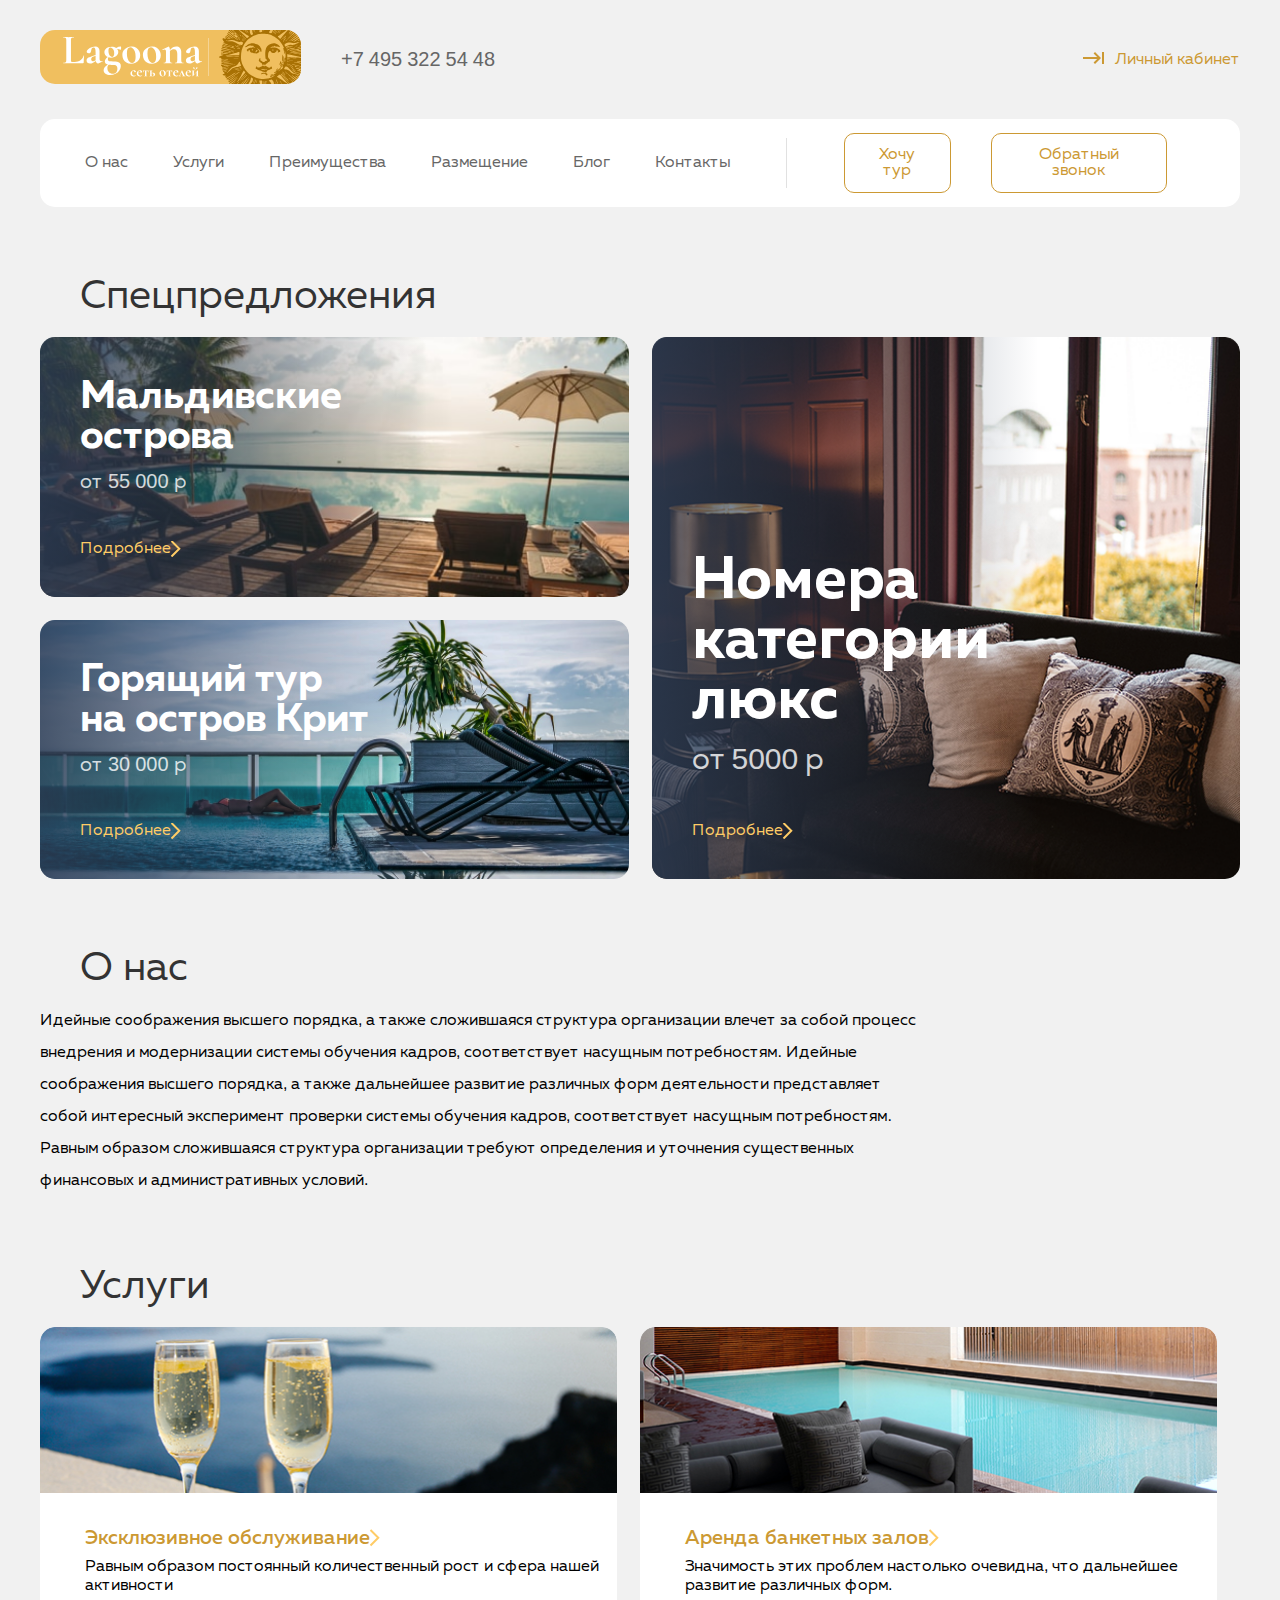
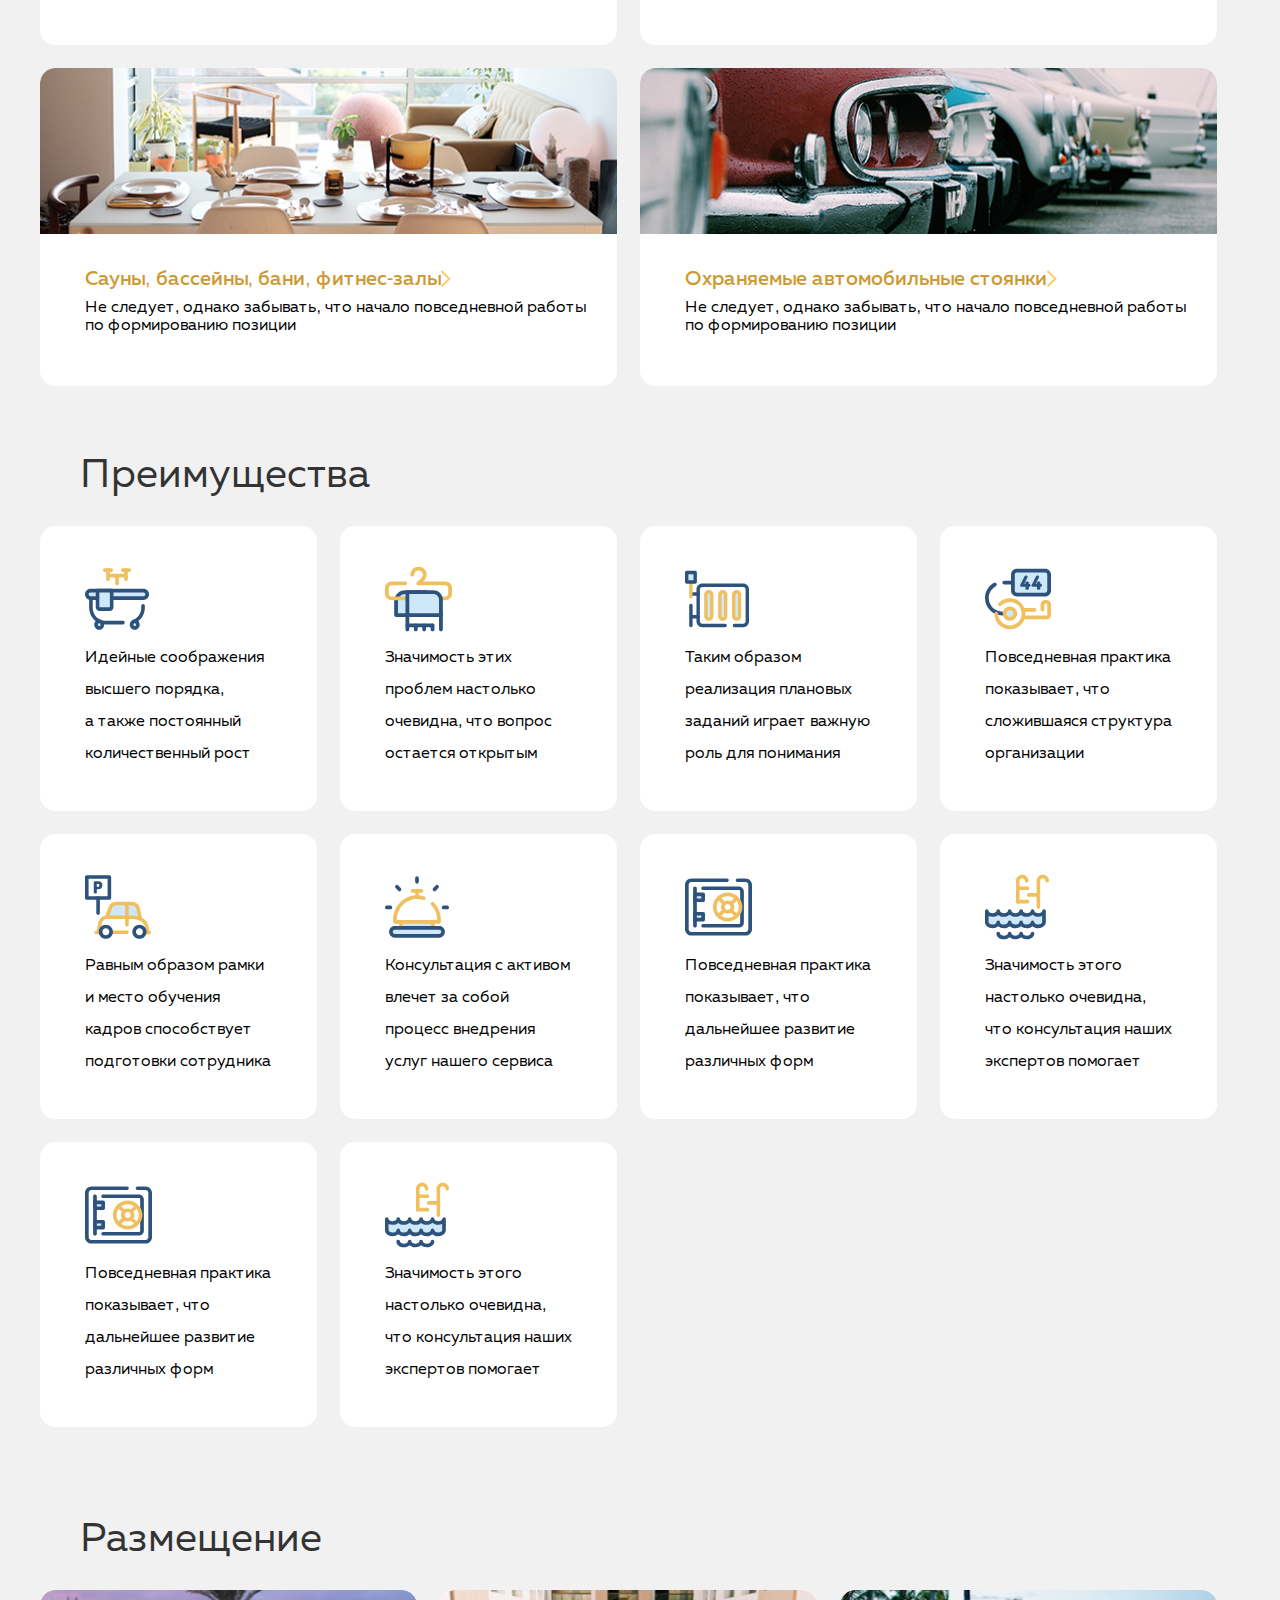
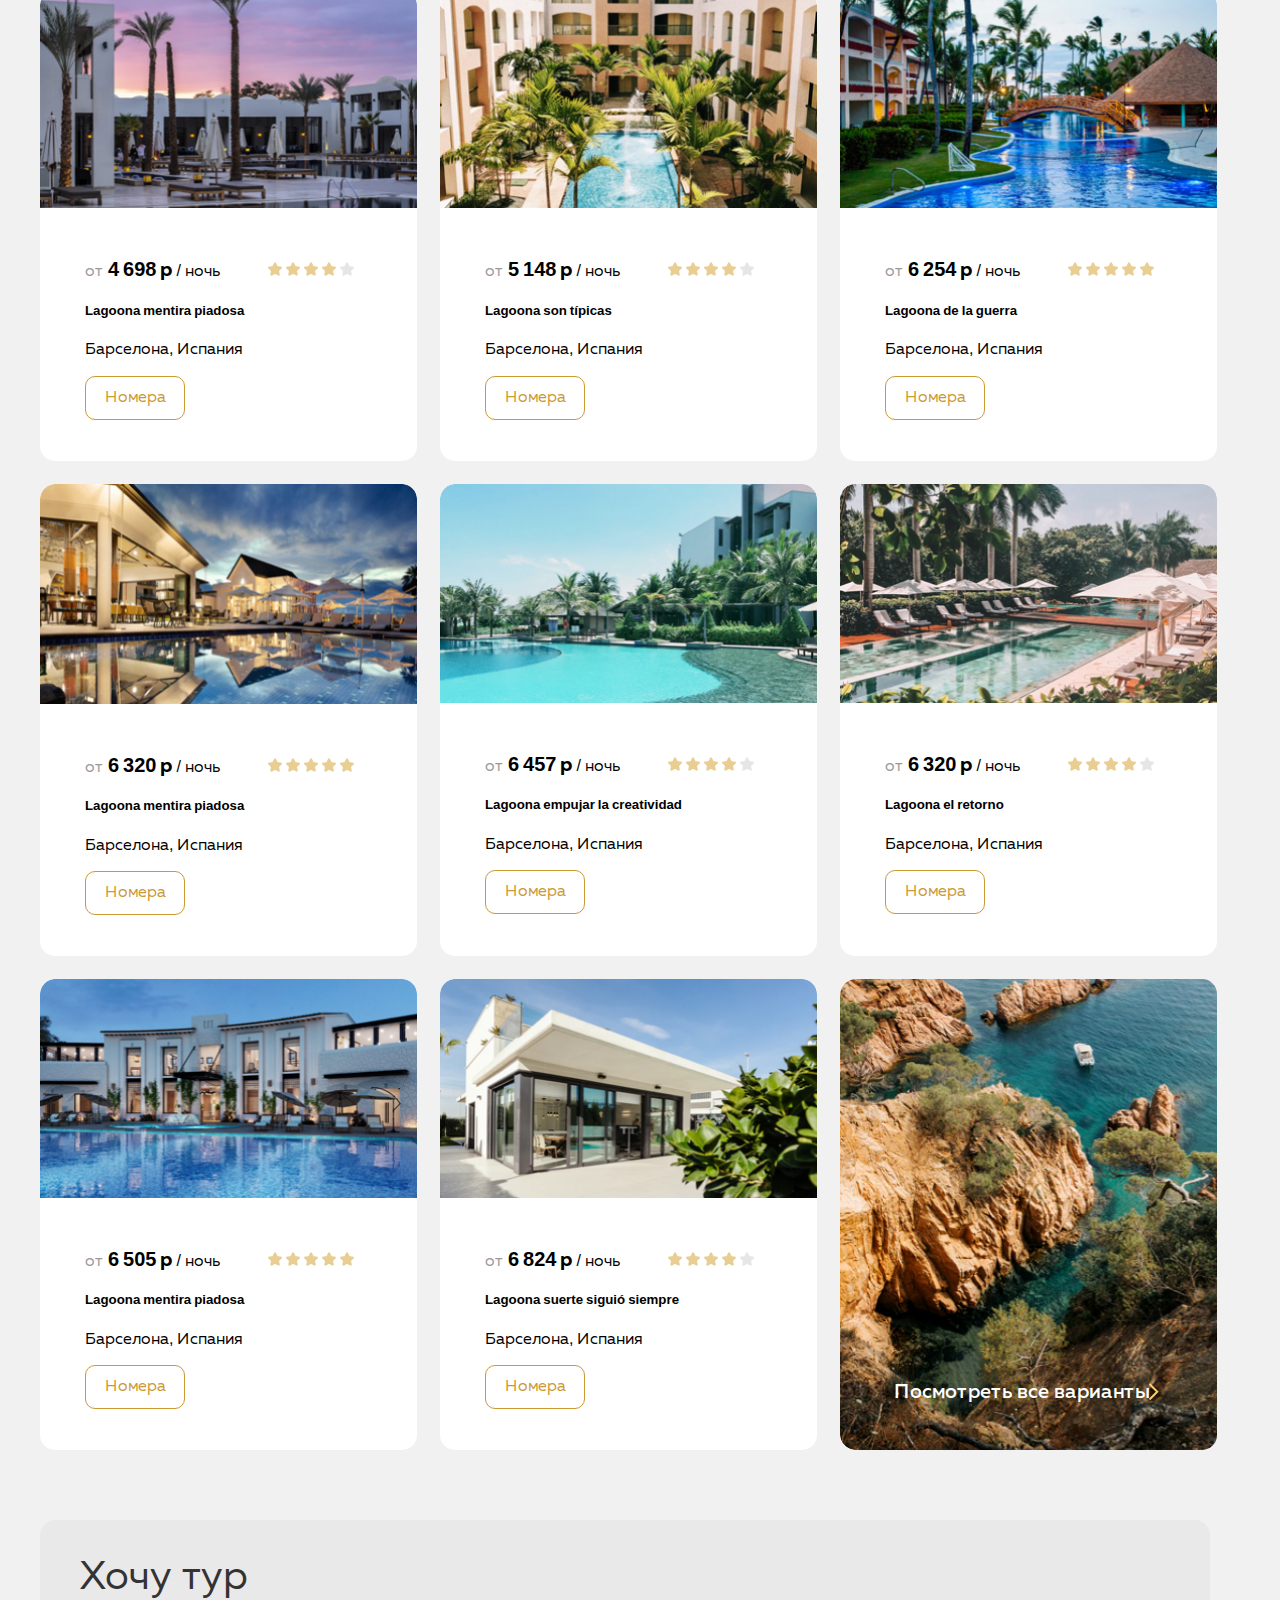
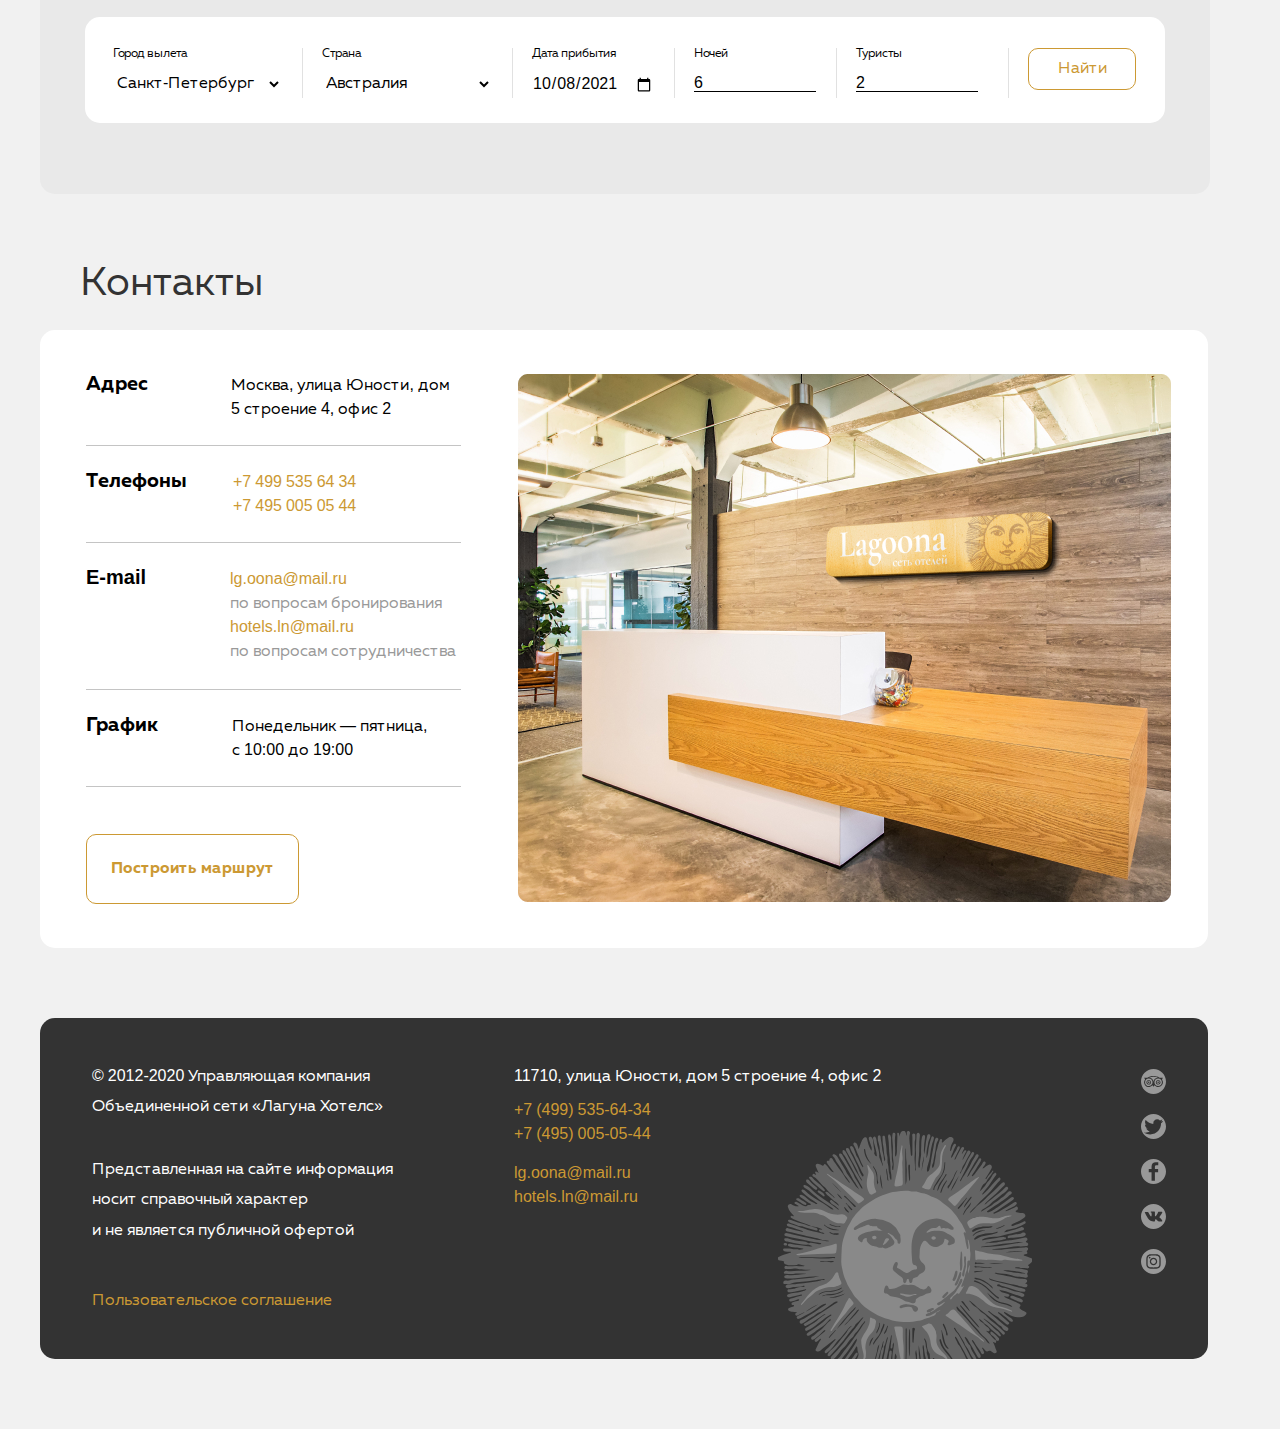
<file: 10_advanced-css/index.html>
<!DOCTYPE html>
<html lang="ru">
  <head>
    <meta charset="UTF-8" />
    <meta http-equiv="X-UA-Compatible" content="IE=edge" />
    <meta name="viewport" content="width=device-width, initial-scale=1.0" />
    <title>Сеть отелей Лагуна</title>
    <link rel="icon" href="favicon.ico" />
    <!-- 32×32 -->
    <link rel="icon" href="img/favicon.svg" type="image/svg+xml" />
    <link rel="stylesheet" href="css/normalize.css" />
    <link rel="stylesheet" href="css/style.css" />
  </head>
  <body>
    <header class="header container">
      <div class="container">
        <div class="header-top flex header-container">
          <div class="header-logo flex header-container">
            <a href="#" class="header-logo-img">
              <img
                src="img/logo.svg"
                class="header-logo"
                alt="Лагуна-сеть отелей"
              />
            </a>
            <a href="tel:+74953225448" class="header-phone">
              +7&nbsp;495&nbsp;322 54&nbsp;48
            </a>
          </div>
          <div class="account">
            <a href="#" class="header-account">
              <img src="img/Vector2.svg" class="header-svg" alt="logo" />
              Личный кабинет
            </a>
          </div>
        </div>

        <nav class="header-nav flex">
          <ul class="header-list flex list-reset">
            <li class="header-list-item">
              <a href="#about_us" class="header-link"> О&nbsp;нас </a>
            </li>
            <li class="header-list-item">
              <a href="#services" class="header-link"> Услуги </a>
            </li>
            <li class="header-list-item">
              <a href="#advantages" class="header-link"> Преимущества </a>
            </li>
            <li class="header-list-item">
              <a href="#placement" class="header-link"> Размещение </a>
            </li>
            <li class="header-list-item">
              <a href="#blog" class="header-link"> Блог </a>
            </li>
            <li class="header-list-item">
              <a href="#contacts" class="header-link"> Контакты </a>
            </li>
          </ul>
          <div class="btn_menu flex">
            <img src="img/Vector-2.svg" class="btn-vector" alt="vector" />
            <button class="btn btn_want-tour btn-reset">Хочу тур</button>
            <button class="btn btn_back-call btn-reset">Обратный звонок</button>
          </div>
        </nav>
      </div>
    </header>
    <main class="main">
      <section class="special_offer container">
        <h1 class="visually-hidden special_offer-title">Спецпредложения</h1>
        <div class="block_special_offer">
          <div class="block_offer">
            <div class="item_card item_special_offer1">
              <p class="title_offer">Мальдивские острова</p>
              <a href="#" class="title_offer_price"
                >от&nbsp;55&nbsp;000&nbsp;р</a
              >
              <a href="#" class="link_offer_detailed flex">
                <p class="title_offer_detailed">Подробнее</p>
              </a>
            </div>
            <div class="item_card item_special_offer2">
              <p class="title_offer">Горящий тур на&nbsp;остров Крит</p>
              <a href="#" class="title_offer_price"
                >от&nbsp;30&nbsp;000&nbsp;р</a
              >
              <a href="#" class="link_offer_detailed flex">
                <p class="title_offer_detailed">Подробнее</p>
              </a>
            </div>
          </div>
          <div class="block_offer">
            <div class="item_card item_special_offer3 item_card-right">
              <p class="title_offer title_offer_last">Номера категории люкс</p>
              <a href="#" class="title_offer_price">от&nbsp;5000&nbsp;р</a>
              <a href="#" class="link_offer_detailed">
                <p class="title_offer_detailed">Подробнее</p>
              </a>
            </div>
          </div>
        </div>
      </section>

      <section id="about_us" class="about_us container">
        <h2 class="about_us-title">О&nbsp;нас</h2>
        <p class="about_content">
          Идейные соображения высшего порядка, а&nbsp;также сложившаяся
          структура организации влечет за&nbsp;собой процесс внедрения
          и&nbsp;модернизации системы обучения кадров, соответствует насущным
          потребностям. Идейные соображения высшего порядка, а&nbsp;также
          дальнейшее развитие различных форм деятельности представляет собой
          интересный эксперимент проверки системы обучения кадров, соответствует
          насущным потребностям. Равным образом сложившаяся структура
          организации требуют определения и&nbsp;уточнения существенных
          финансовых и&nbsp;административных условий.
        </p>
      </section>
      <section id="services" class="services container">
        <h2 class="services-title">Услуги</h2>
        <div class="services-block">
          <ul class="services_list flex list-reset">
            <li class="services_item flex serv-item1">
              <article class="services_article">
                <a href="#" class="service_content_link flex">
                  <h3 class="service_content">Эксклюзивное обслуживание</h3>
                </a>
                <p class="service_detailed">
                  Равным образом постоянный количественный рост и&nbsp;сфера
                  нашей активности
                </p>
              </article>
            </li>
            <li class="services_item flex serv-item2">
              <article class="services_article">
                <a href="#" class="service_content_link flex">
                  <h3 class="service_content">Аренда банкетных залов</h3>
                </a>
                <p class="service_detailed">
                  Значимость этих проблем настолько очевидна, что дальнейшее
                  развитие различных форм.
                </p>
              </article>
            </li>
            <li class="services_item flex serv-item3">
              <article class="services_article">
                <a href="#" class="service_content_link flex">
                  <h3 class="service_content">
                    Сауны, бассейны, бани, фитнес-залы
                  </h3>
                </a>
                <p class="service_detailed">
                  Не&nbsp;следует, однако забывать, что начало повседневной
                  работы по&nbsp;формированию позиции
                </p>
              </article>
            </li>
            <li class="services_item flex serv-item4">
              <article class="services_article">
                <a href="#" class="service_content_link flex">
                  <h3 class="service_content">
                    Охраняемые автомобильные стоянки
                  </h3>
                </a>
                <p class="service_detailed">
                  Не&nbsp;следует, однако забывать, что начало повседневной
                  работы по&nbsp;формированию позиции
                </p>
              </article>
            </li>
          </ul>
        </div>
      </section>
      <section id="advantages" class="advantages container">
        <h2 class="advantages-title">Преимущества</h2>
        <div class="advantages_container">
          <ul class="advantages-list flex list-reset">
            <li class="advantages_block flex advantages-item1">
              <p class="advantages_title-items">
                Идейные соображения высшего порядка, а&nbsp;также постоянный
                количественный рост
              </p>
            </li>
            <li class="advantages_block flex advantages-item2">
              <p class="advantages_title-items">
                Значимость этих проблем настолько очевидна, что вопрос остается
                открытым
              </p>
            </li>
            <li class="advantages_block flex advantages-item3">
              <p class="advantages_title-items">
                Таким образом реализация плановых заданий играет важную роль для
                понимания
              </p>
            </li>
            <li class="advantages_block flex advantages-item4">
              <p class="advantages_title-items">
                Повседневная практика показывает, что сложившаяся структура
                организации
              </p>
            </li>
            <li class="advantages_block flex advantages-item5">
              <p class="advantages_title-items">
                Равным образом рамки и&nbsp;место обучения кадров способствует
                подготовки сотрудника
              </p>
            </li>
            <li class="advantages_block flex advantages-item6">
              <p class="advantages_title-items">
                Консультация с&nbsp;активом влечет за&nbsp;собой процесс
                внедрения услуг нашего сервиса
              </p>
            </li>
            <li class="advantages_block flex advantages-item7">
              <p class="advantages_title-items">
                Повседневная практика показывает, что дальнейшее развитие
                различных форм
              </p>
            </li>
            <li class="advantages_block flex advantages-item8">
              <p class="advantages_title-items">
                Значимость этого настолько очевидна, что консультация наших
                экспертов помогает
              </p>
            </li>
            <li class="advantages_block flex advantages-item7">
              <p class="advantages_title-items">
                Повседневная практика показывает, что дальнейшее развитие
                различных форм
              </p>
            </li>
            <li class="advantages_block flex advantages-item8">
              <p class="advantages_title-items">
                Значимость этого настолько очевидна, что консультация наших
                экспертов помогает
              </p>
            </li>
          </ul>
        </div>
      </section>
      <section id="placement" class="placement container">
        <h2 class="placement-title">Размещение</h2>
        <div class="placement_container">
          <ul class="placement_list flex list-reset">
            <li class="placement_block flex">
              <img
                src="img/placement1.jpg"
                class="placement_img1"
                alt="plac_img1"
              />
              <div class="info_hotel">
                <p class="placement_price">
                  <span class="price"
                    ><span class="txt_from">от</span>
                    <b class="txt_sum">4 698 р</b
                    ><span class="txt_night"> / ночь </span>
                  </span>
                  <span class="star-content">
                    <img src="img/star.png" alt="Рейтинг 4 из 5" />
                    <img src="img/star.png" alt="" />
                    <img src="img/star.png" alt="" />
                    <img src="img/star.png" alt="" />
                    <img src="img/star-empty.png" alt="" />
                  </span>
                </p>
                <h5 class="name_hotel">Lagoona mentira piadosa</h5>
                <p class="contry">Барселона, Испания</p>
                <button class="placement_btn btn-reset">Номера</button>
              </div>
            </li>
            <li class="placement_block flex">
              <img
                src="img/placement2.jpg"
                class="placement_img2"
                alt="plac_img2"
              />
              <div class="info_hotel">
                <p class="placement_price">
                  <span class="price"
                    ><span class="txt_from">от</span>
                    <b class="txt_sum">5 148 р</b
                    ><span class="txt_night"> / ночь </span>
                  </span>
                  <span class="star-content">
                    <img src="img/star.png" alt="Рейтинг 4 из 5" />
                    <img src="img/star.png" alt="" />
                    <img src="img/star.png" alt="" />
                    <img src="img/star.png" alt="" />
                    <img src="img/star-empty.png" alt="" />
                  </span>
                </p>
                <h5 class="name_hotel">Lagoona son t&iacute;picas</h5>
                <p class="contry">Барселона, Испания</p>
                <button class="placement_btn btn-reset">Номера</button>
              </div>
            </li>
            <li class="placement_block flex">
              <img
                src="img/placement3.jpg"
                class="placement_img3"
                alt="plac_img3"
              />
              <div class="info_hotel">
                <p class="placement_price">
                  <span class="price"
                    ><span class="txt_from">от</span>
                    <b class="txt_sum">6 254 р</b
                    ><span class="txt_night"> / ночь </span>
                  </span>
                  <span class="star-content">
                    <img src="img/star.png" alt="Рейтинг 5 из 5" />
                    <img src="img/star.png" alt="" />
                    <img src="img/star.png" alt="" />
                    <img src="img/star.png" alt="" />
                    <img src="img/star.png" alt="" />
                  </span>
                </p>
                <h5 class="name_hotel">Lagoona de&nbsp;la&nbsp;guerra</h5>
                <p class="contry">Барселона, Испания</p>
                <button class="placement_btn btn-reset">Номера</button>
              </div>
            </li>
            <li class="placement_block flex">
              <img
                src="img/placement4.jpg"
                class="placement_img4"
                alt="plac_img4"
              />
              <div class="info_hotel">
                <p class="placement_price">
                  <span class="price"
                    ><span class="txt_from">от</span>
                    <b class="txt_sum">6 320 р</b
                    ><span class="txt_night"> / ночь </span>
                  </span>
                  <span class="star-content">
                    <img src="img/star.png" alt="Рейтинг 5 из 5" />
                    <img src="img/star.png" alt="" />
                    <img src="img/star.png" alt="" />
                    <img src="img/star.png" alt="" />
                    <img src="img/star.png" alt="" />
                  </span>
                </p>
                <h5 class="name_hotel">Lagoona mentira piadosa</h5>
                <p class="contry">Барселона, Испания</p>
                <button class="placement_btn btn-reset">Номера</button>
              </div>
            </li>
            <li class="placement_block flex">
              <img
                src="img/placement5.jpg"
                class="placement_img5"
                alt="plac_img5"
              />
              <div class="info_hotel">
                <p class="placement_price">
                  <span class="price"
                    ><span class="txt_from">от</span>
                    <b class="txt_sum">6 457 р</b
                    ><span class="txt_night"> / ночь </span>
                  </span>
                  <span class="star-content">
                    <img src="img/star.png" alt="Рейтинг 4 из 5" />
                    <img src="img/star.png" alt="" />
                    <img src="img/star.png" alt="" />
                    <img src="img/star.png" alt="" />
                    <img src="img/star-empty.png" alt="" />
                  </span>
                </p>
                <h5 class="name_hotel">Lagoona empujar la&nbsp;creatividad</h5>
                <p class="contry">Барселона, Испания</p>
                <button class="placement_btn btn-reset">Номера</button>
              </div>
            </li>
            <li class="placement_block flex">
              <img
                src="img/placement6.jpg"
                class="placement_img6"
                alt="plac_img6"
              />
              <div class="info_hotel">
                <p class="placement_price">
                  <span class="price"
                    ><span class="txt_from">от</span>
                    <b class="txt_sum">6 320 р</b
                    ><span class="txt_night"> / ночь </span>
                  </span>
                  <span class="star-content">
                    <img src="img/star.png" alt="Рейтинг 4 из 5" />
                    <img src="img/star.png" alt="" />
                    <img src="img/star.png" alt="" />
                    <img src="img/star.png" alt="" />
                    <img src="img/star-empty.png" alt="" />
                  </span>
                </p>
                <h5 class="name_hotel">Lagoona el&nbsp;retorno</h5>
                <p class="contry">Барселона, Испания</p>
                <button class="placement_btn btn-reset">Номера</button>
              </div>
            </li>
            <li class="placement_block flex">
              <img
                src="img/placement7.jpg"
                class="placement_img7"
                alt="plac_img7"
              />
              <div class="info_hotel">
                <p class="placement_price">
                  <span class="price"
                    ><span class="txt_from">от</span>
                    <b class="txt_sum">6 505 р</b
                    ><span class="txt_night"> / ночь </span>
                  </span>
                  <span class="star-content">
                    <img src="img/star.png" alt="Рейтинг 5 из 5" />
                    <img src="img/star.png" alt="" />
                    <img src="img/star.png" alt="" />
                    <img src="img/star.png" alt="" />
                    <img src="img/star.png" alt="" />
                  </span>
                </p>
                <h5 class="name_hotel">Lagoona mentira piadosa</h5>
                <p class="contry">Барселона, Испания</p>
                <button class="placement_btn btn-reset">Номера</button>
              </div>
            </li>
            <li class="placement_block flex">
              <img
                src="img/placement8.jpg"
                class="placement_img8"
                alt="plac_img8"
              />
              <div class="info_hotel">
                <p class="placement_price">
                  <span class="price"
                    ><span class="txt_from">от</span>
                    <b class="txt_sum">6 824 р</b
                    ><span class="txt_night"> / ночь </span>
                  </span>
                  <span class="star-content">
                    <img src="img/star.png" alt="Рейтинг 4 из 5" />
                    <img src="img/star.png" alt="" />
                    <img src="img/star.png" alt="" />
                    <img src="img/star.png" alt="" />
                    <img src="img/star-empty.png" alt="" />
                  </span>
                </p>
                <h5 class="name_hotel">Lagoona suerte sigui&oacute; siempre</h5>
                <p class="contry">Барселона, Испания</p>
                <button class="placement_btn btn-reset">Номера</button>
              </div>
            </li>
            <li class="placement_block flex placement_last">
              <a
                href="#"
                target="_blank"
                class="link_placement_detailed flex"
              >
                <p class="title_placement_detailed">Посмотреть все варианты</p>
              </a>
            </li>
          </ul>
        </div>
      </section>
      <section class="want_tour container">
        <h2 class="want_tour-title">Хочу тур</h2>

        <form
          action="https://jsonplaceholder.typicode.com/posts"
          method="POST"
          class="form tour_container flex"
        >
          <div class="tour_item flex select-city">
            <label for="city_out" class="tour_label">Город вылета</label>
            <select id="city_out" name="city" class="tour_select-city">
              <option value="Сыктывкар">Сыктывкар</option>
              <option value="Сызрань">Сызрань</option>
              <option value="Ставрополь">Ставрополь</option>
              <option value="Сочи">Сочи</option>
              <option value="Симферополь">Симферополь</option>
              <option value="Северодвинск">Северодвинск</option>
              <option value="Севастополь">Севастополь</option>
              <option value="Саранск">Саранск</option>
              <option value="Санкт-Петербург" selected>Санкт-Петербург</option>
            </select>
          </div>

          <div class="tour_item flex select-country">
            <label for="country" class="tour_label">Страна</label>
            <select id="country" name="country" class="tour_select-country">
              <option value="Армения">Армения</option>
              <option value="Аргентина">Аргентина</option>
              <option value="Англия">Англия</option>
              <option value="Альбания">Альбания</option>
              <option value="Азербайджан">Азербайджан</option>
              <option value="Австрия">Австрия</option>
              <option value="Австралия" selected>Австралия</option>
              <option value="Бельгия">Бельгия</option>
              <option value="Белоруссия">Белоруссия</option>
            </select>
          </div>
          <div class="tour_item flex input-date">
            <label for="date_in" class="tour_label">Дата прибытия</label>
            <input
              id="date_in"
              name="date_in"
              type="date"
              class="tour_input-date"
              value="2021-10-08"
            />
          </div>

          <div class="tour_item flex input-nights">
            <label for="nights" class="tour_label tour_label-nights"
              >Ночей</label
            >
            <input
              id="nights"
              name="count_nights"
              type="number"
              min="1"
              class="tour_input-nights"
              value="6"
            />
          </div>

          <div class="tour_item flex input-tourists">
            <label for="tourists" class="tour_label tour_label-tourists"
              >Туристы</label
            >
            <input
              id="tourists"
              name="count_tourists"
              type="number"
              min="1"
              class="tour_input-tourists"
              value="2"
              required
            />
          </div>

          <div class="tour_item flex">
            <button class="btn-reset btn_tour" type="submit">Найти</button>
          </div>
        </form>
      </section>
      <!-- <section id="blog" class="blog container"></section> -->
      <section id="contacts" class="contacts container">
        <h2 class="contacts-title">Контакты</h2>
        <div class="contacts_container flex">
          <ul class="contacts list-reset">
            <li class="address flex">
              <h3 class="address_title">Адрес</h3>
              <p class="adress_detailed">
                Москва, улица Юности, дом 5&nbsp;строение&nbsp;4, офис&nbsp;2
              </p>
            </li>

            <li class="address flex">
              <h3 class="address_title">Телефоны</h3>
              <div class="phone-contacts">
                <a
                  href="tel:+7(499)5356434"
                  class="link_contact phone_contacts flex"
                >
                  +7&nbsp;499&nbsp;535 64&nbsp;34
                </a>
                <a
                  href="tel:+7(495)0050544"
                  class="link_contact phone_contacts flex"
                >
                  +7&nbsp;495&nbsp;005 05&nbsp;44
                </a>
              </div>
            </li>

            <li class="address flex">
              <h3 class="address_title">E-mail</h3>
              <div class="email-contacts">
                <a
                  href="email:lg.oona@mail.ru"
                  class="link_contact email_lagoona"
                >
                  lg.oona@mail.ru
                </a>
                <p class="email-contacts_txt flex">
                  по&nbsp;вопросам бронирования
                </p>
                <a
                  href="email:hotels.ln@mail.ru"
                  class="link_contact email_lagoona"
                >
                  hotels.ln@mail.ru
                </a>
                <p class="email-contacts_txt flex">
                  по&nbsp;вопросам сотрудничества
                </p>
              </div>
            </li>

            <li class="address flex">
              <h3 class="address_title">График</h3>
              <p class="schedule_detailed">
                Понедельник&nbsp;&mdash; пятница, с&nbsp;10:00 до&nbsp;19:00
              </p>
            </li>
            <li class="address1 flex">
              <button class="btn-reset btn_contacts">Построить маршрут</button>
            </li>
          </ul>
          <img
            src="img/contacts1.jpg"
            class="contacts-img"
            alt="contacts-img"
          />
        </div>
      </section>
    </main>
    <footer class="footer_container container">
      <div class="left_footer">
        <div class="copyright">
          <p class="copyright_txt">
            &copy;&nbsp;2012-2020 Управляющая компания Объединенной сети
            &laquo;Лагуна Хотелс&raquo;
          </p>
          <p class="copyright_txt">
            Представленная на&nbsp;сайте информация носит справочный характер
            и&nbsp;не&nbsp;является публичной офертой
          </p>
        </div>
        <a href="" class="agreement flex"> Пользовательское соглашение </a>
      </div>

      <div class="center_footer">
        <p class="footer_address flex">
          11710, улица Юности, дом 5&nbsp;строение&nbsp;4, офис&nbsp;2
        </p>
        <div class="link-block_phone flex">
          <a href="tel:+74995356434" class="phone_footer">
            +7 (499) 535-64-34
          </a>
          <a href="tel:+74950050544" class="phone_footer">
            +7 (495) 005-05-44
          </a>
          <div class="link-block_email flex">
            <a href="email:lg.oona@mail.ru" class="email_footer">
              lg.oona@mail.ru
            </a>
            <a href="email:hotels.ln@mail.ru" class="email_footer">
              hotels.ln@mail.ru
            </a>
          </div>
        </div>
      </div>

      <div class="right_footer">
        <div class="footer_social-icons flex">
          <a href="" class="social__icon tripadvisor flex">
            <svg
              width="25"
              height="25"
              viewBox="0 0 25 25"
              fill="none"
              xmlns="http://www.w3.org/2000/svg"
            >
              <g clip-path="url(#clip0_96182_7)">
                <path
                  d="M17.1779 11.7844C16.3343 11.7844 15.6441 12.449 15.6441 13.2926C15.6441 14.1362 16.3343 14.8263 17.1523 14.8263C17.9959 14.8263 18.6605 14.1362 18.6605 13.3182C18.6861 12.449 18.0214 11.7844 17.1779 11.7844ZM17.1779 14.0595C16.7433 14.0595 16.411 13.7272 16.411 13.2926C16.411 12.858 16.7433 12.5257 17.1779 12.5257C17.6124 12.5257 17.9447 12.8836 17.9447 13.2926C17.9447 13.7272 17.5869 14.0595 17.1779 14.0595Z"
                  fill="#999999"
                />
                <path
                  d="M7.7965 9.58598C5.77707 9.56042 4.01327 11.2475 4.06439 13.3948C4.08996 15.3886 5.75151 17.1013 7.84762 17.0757C9.89261 17.0502 11.5542 15.3886 11.5542 13.3436C11.5542 11.2731 9.89261 9.58598 7.7965 9.58598ZM7.84762 15.6187C6.49282 15.6698 5.39364 14.5962 5.39364 13.2925C5.39364 11.9633 6.49282 10.9408 7.71981 10.9663C8.99793 10.9663 10.046 11.9888 10.046 13.2925C10.0715 14.5962 9.04905 15.5676 7.84762 15.6187Z"
                  fill="#999999"
                />
                <path
                  d="M12.5 0C5.59815 0 0 5.59815 0 12.5C0 19.4018 5.59815 25 12.5 25C19.4018 25 25 19.4018 25 12.5C25 5.59815 19.4018 0 12.5 0ZM19.683 17.3568C18.9161 17.8425 18.0726 18.0726 17.1779 18.0726C16.7945 18.0726 16.411 18.0215 16.0532 17.9192C15.1585 17.6891 14.3916 17.229 13.7525 16.5644C13.6759 16.4877 13.5992 16.3855 13.4969 16.2832C13.1646 16.7945 12.8323 17.2801 12.5 17.7914C12.1677 17.2801 11.8354 16.7945 11.5031 16.3088C11.4775 16.3088 11.4775 16.3343 11.4775 16.3343L11.4519 16.3599C10.6851 17.2801 9.71369 17.817 8.53782 18.0215C7.8732 18.1237 7.23414 18.0981 6.59509 17.9192C5.7004 17.6636 4.93353 17.2035 4.29447 16.4877C3.68098 15.7975 3.3231 15.0051 3.16973 14.0849C3.01636 13.2413 3.19529 12.4233 3.24642 12.2188C3.39979 11.6309 3.62985 11.1196 3.98773 10.6339C4.01329 10.6084 4.01329 10.5317 4.01329 10.5061C3.88548 9.99488 3.62985 9.53475 3.34867 9.07463C3.27198 8.97238 3.19529 8.87013 3.11861 8.74232V8.71676C3.14417 8.71676 3.14417 8.71676 3.16973 8.71676C4.11554 8.71676 5.06134 8.71676 6.00715 8.71676C6.05828 8.71676 6.08384 8.6912 6.13496 8.66564C6.79958 8.23108 7.51533 7.89876 8.25664 7.64314C8.79345 7.4642 9.33026 7.31083 9.89263 7.20858C10.4294 7.10633 10.9662 7.02964 11.5286 7.00408C12.8579 6.90183 13.9315 7.02964 14.6472 7.13189C15.184 7.20858 15.6953 7.33639 16.2065 7.48977C17.1012 7.77095 17.9192 8.15439 18.7116 8.64007C18.7628 8.66564 18.8394 8.6912 18.9161 8.6912C19.8364 8.6912 20.7566 8.6912 21.6769 8.6912C21.7536 8.6912 21.8302 8.6912 21.9069 8.6912C21.9069 8.71676 21.9069 8.71676 21.9069 8.71676C21.8558 8.79345 21.8302 8.84457 21.7791 8.92126C21.4724 9.40694 21.1912 9.89263 21.0378 10.455C21.0122 10.5061 21.0122 10.5572 21.0634 10.6339C21.8814 11.8098 22.137 13.1135 21.8047 14.5194C21.4468 15.7208 20.7566 16.6667 19.683 17.3568Z"
                  fill="#999999"
                />
                <path
                  d="M7.71982 11.7844C6.90182 11.7844 6.21164 12.4746 6.21164 13.2926C6.21164 14.1362 6.90182 14.8008 7.74538 14.8008C8.56338 14.8008 9.25356 14.1106 9.25356 13.267C9.25356 12.449 8.58894 11.7844 7.71982 11.7844ZM7.74538 14.085C7.31082 14.085 6.95295 13.7527 6.95295 13.2926C6.95295 12.858 7.28526 12.5257 7.71982 12.5257C8.15438 12.5257 8.48669 12.858 8.51225 13.2926C8.53781 13.7272 8.17994 14.0595 7.74538 14.085Z"
                  fill="#999999"
                />
                <path
                  d="M17.1012 9.61152C15.0562 9.66264 13.4458 11.2986 13.4202 13.3436C13.4202 15.4142 15.1073 17.1268 17.1779 17.1013C19.2484 17.1013 20.9356 15.4397 20.9356 13.3436C20.9356 11.1964 19.1718 9.56039 17.1012 9.61152ZM17.2801 15.6187C15.9253 15.6698 14.8517 14.5962 14.8517 13.2925C14.8517 11.9633 15.9509 10.9408 17.1779 10.9663C18.456 10.9663 19.5041 11.9888 19.5041 13.2925C19.5041 14.5706 18.4816 15.5675 17.2801 15.6187Z"
                  fill="#999999"
                />
                <path
                  d="M13.9826 9.86723C14.8006 9.10035 15.7975 8.71692 16.9223 8.61467C15.593 8.02674 14.1871 7.77111 12.73 7.74555C11.094 7.71999 9.48361 7.95005 7.97543 8.58911C9.12574 8.6658 10.1227 9.04923 10.9662 9.8161C11.8098 10.583 12.2955 11.5543 12.4744 12.6791C12.6789 11.5799 13.1646 10.6341 13.9826 9.86723Z"
                  fill="#999999"
                />
              </g>
              <defs>
                <clipPath id="clip0_96182_7">
                  <rect width="25" height="25" fill="white" />
                </clipPath>
              </defs>
            </svg>
          </a>
          <a
            href="https://twitter.com/user"
            target="_blank"
            class="social__icon twitter flex"
          >
            <svg
              width="25"
              height="25"
              viewBox="0 0 25 25"
              fill="none"
              xmlns="http://www.w3.org/2000/svg"
            >
              <g clip-path="url(#clip0_96182_8)">
                <path
                  d="M12.5 0C5.59815 0 0 5.59815 0 12.5C0 19.4018 5.59815 25 12.5 25C19.4018 25 25 19.4018 25 12.5C25 5.59815 19.4018 0 12.5 0ZM20.0409 9.15132C20.0409 9.30469 20.0409 9.45807 20.0409 9.58588C20.0409 14.9284 15.9765 20.4499 9.17688 20.4499C7.10633 20.4499 5.08691 19.8619 3.3231 18.7372C3.29754 18.7116 3.27198 18.6605 3.29754 18.635C3.3231 18.5838 3.34867 18.5583 3.39979 18.5838C3.68098 18.6094 3.98773 18.635 4.29447 18.635C5.9049 18.635 7.43864 18.1237 8.74232 17.1779C7.18302 17.0501 5.85378 16.002 5.36809 14.4939C5.36809 14.4683 5.36809 14.4172 5.39366 14.3916C5.41922 14.366 5.44478 14.366 5.47034 14.366C5.9049 14.4427 6.33946 14.4427 6.74846 14.3916C5.13803 13.9059 4.01329 12.3977 4.01329 10.6851V10.6339C4.01329 10.6084 4.03885 10.5828 4.06441 10.5572C4.08998 10.5317 4.11554 10.5317 4.16666 10.5572C4.57566 10.7873 5.03578 10.9407 5.52147 10.9918C4.60122 10.2505 4.06441 9.15132 4.06441 7.94989C4.06441 7.25971 4.24335 6.59509 4.60122 6.00715C4.62678 5.98159 4.65235 5.95603 4.67791 5.95603C4.70347 5.95603 4.72903 5.95603 4.7546 5.98159C6.64621 8.2822 9.40694 9.71369 12.3722 9.89263C12.3211 9.637 12.2955 9.38138 12.2955 9.12576C12.2955 6.97852 14.0337 5.24028 16.181 5.24028C17.229 5.24028 18.2515 5.67484 18.9673 6.41615C19.7853 6.23721 20.5777 5.95603 21.2934 5.52147C21.319 5.4959 21.3701 5.4959 21.3957 5.52147C21.4212 5.54703 21.4468 5.59815 21.4212 5.62372C21.1656 6.39059 20.7055 7.05521 20.0664 7.54089C20.6799 7.43864 21.2679 7.25971 21.8047 7.00408C21.8302 6.97852 21.8814 7.00408 21.9069 7.02964C21.9325 7.05521 21.9325 7.10633 21.9069 7.13189C21.4212 7.97545 20.7822 8.61451 20.0409 9.15132Z"
                  fill="#999999"
                />
              </g>
              <defs>
                <clipPath id="clip0_96182_8">
                  <rect width="25" height="25" fill="white" />
                </clipPath>
              </defs>
            </svg>
          </a>
          <a
            href="https://www.facebook.com/user"
            target="_blank"
            class="social__icon facebook flex"
          >
            <svg
              width="25"
              height="25"
              viewBox="0 0 25 25"
              fill="none"
              xmlns="http://www.w3.org/2000/svg"
            >
              <g clip-path="url(#clip0_96182_11)">
                <path
                  d="M12.5 0C5.59815 0 0 5.59815 0 12.5C0 19.4018 5.59815 25 12.5 25C19.4018 25 25 19.4018 25 12.5C25 5.59815 19.4018 0 12.5 0ZM17.2546 6.36502H15.5163C14.1615 6.36502 13.9059 7.00408 13.9059 7.94989V10.0204H17.1268V13.2924H13.9059V21.6769H10.5572V13.2924H7.74539V10.046H10.5572V7.64314C10.5572 4.85685 12.2699 3.3231 14.7495 3.3231H17.2801L17.2546 6.36502Z"
                  fill="#999999"
                />
              </g>
              <defs>
                <clipPath id="clip0_96182_11">
                  <rect width="25" height="25" fill="white" />
                </clipPath>
              </defs>
            </svg>
          </a>
          <a
            href="https://www.vk.com"
            target="_blank"
            class="social__icon vk flex"
          >
            <svg
              width="25"
              height="25"
              viewBox="0 0 25 25"
              fill="none"
              xmlns="http://www.w3.org/2000/svg"
            >
              <g clip-path="url(#clip0_96182_14)">
                <path
                  d="M12.5 0C5.59815 0 0 5.59815 0 12.5C0 19.4018 5.59815 25 12.5 25C19.4018 25 25 19.4018 25 12.5C25 5.59815 19.4018 0 12.5 0ZM18.8394 13.8548C19.4274 14.4172 20.0409 14.954 20.5521 15.593C20.7822 15.8742 21.0122 16.1554 21.1656 16.4877C21.3957 16.9478 21.1912 17.4591 20.7822 17.4846H18.226C17.5613 17.5358 17.0501 17.2801 16.59 16.82C16.2321 16.4622 15.8998 16.0787 15.5675 15.6953C15.4397 15.5419 15.2863 15.3885 15.1073 15.2863C14.7495 15.0562 14.4427 15.1329 14.2638 15.4908C14.0593 15.8742 14.0082 16.2832 13.9826 16.6922C13.957 17.3057 13.7781 17.4591 13.1646 17.4846C11.8609 17.5358 10.6339 17.3568 9.50919 16.6922C8.51226 16.1043 7.71983 15.3118 7.05521 14.3916C5.72597 12.6022 4.72903 10.6339 3.80879 8.61451C3.60429 8.15439 3.75767 7.92433 4.26891 7.89876C5.11247 7.8732 5.93046 7.8732 6.77402 7.89876C7.10633 7.89876 7.33639 8.10326 7.46421 8.41001C7.92433 9.50919 8.46114 10.5828 9.15132 11.5542C9.33026 11.8098 9.53475 12.0654 9.79038 12.2699C10.0971 12.4744 10.3016 12.3977 10.455 12.0654C10.5317 11.8609 10.5828 11.6309 10.6084 11.4008C10.6851 10.6339 10.6851 9.86707 10.5572 9.10019C10.4806 8.58895 10.2249 8.2822 9.73925 8.17995C9.48363 8.12883 9.53476 8.05214 9.637 7.89876C9.8415 7.6687 10.046 7.51533 10.4294 7.51533H13.318C13.7781 7.61758 13.8804 7.79652 13.9315 8.25664V11.4775C13.9315 11.6564 14.0082 12.1932 14.3405 12.2955C14.5961 12.3722 14.775 12.1677 14.9284 12.0143C15.6186 11.273 16.1043 10.4039 16.5644 9.50919C16.7689 9.10019 16.9223 8.6912 17.1012 8.2822C17.229 7.97545 17.408 7.82208 17.7658 7.82208H20.5521C20.6288 7.82208 20.7055 7.82208 20.8078 7.84764C21.2679 7.92433 21.3957 8.12883 21.2679 8.58895C21.0378 9.30469 20.6033 9.91819 20.1687 10.5061C19.7086 11.1452 19.1973 11.7587 18.7372 12.4233C18.2771 13.0368 18.3026 13.3435 18.8394 13.8548Z"
                  fill="#999999"
                />
              </g>
              <defs>
                <clipPath id="clip0_96182_14">
                  <rect width="25" height="25" fill="white" />
                </clipPath>
              </defs>
            </svg>
          </a>
          <a
            href="https://www.instagram.com/user"
            class="social__icon instagram flex"
          >
            <svg
              width="25"
              height="25"
              viewBox="0 0 25 25"
              fill="none"
              xmlns="http://www.w3.org/2000/svg"
            >
              <path
                d="M10.1074 12.5C10.1074 13.8214 11.1786 14.8926 12.5 14.8926C13.8214 14.8926 14.8926 13.8214 14.8926 12.5C14.8926 11.1786 13.8214 10.1074 12.5 10.1074C11.1786 10.1074 10.1074 11.1786 10.1074 12.5Z"
                fill="#999999"
              />
              <path
                d="M6.9046 8.26691C7.01962 7.95525 7.2031 7.67316 7.44152 7.4416C7.67307 7.20319 7.95498 7.0197 8.26683 6.90469C8.51974 6.80646 8.89969 6.68954 9.59949 6.65768C10.3565 6.62316 10.5835 6.61572 12.5 6.61572C14.4167 6.61572 14.6437 6.62297 15.4005 6.65749C16.1003 6.68954 16.4804 6.80646 16.7332 6.90469C17.045 7.0197 17.3271 7.20319 17.5585 7.4416C17.7969 7.67316 17.9804 7.95506 18.0956 8.26691C18.1938 8.51983 18.3107 8.89996 18.3426 9.59977C18.3771 10.3566 18.3846 10.5836 18.3846 12.5003C18.3846 14.4168 18.3771 14.6438 18.3426 15.4008C18.3107 16.1006 18.1938 16.4805 18.0956 16.7334C17.9804 17.0453 17.7971 17.3272 17.5587 17.5588C17.3271 17.7972 17.0452 17.9807 16.7334 18.0957C16.4804 18.1941 16.1003 18.311 15.4005 18.3429C14.6437 18.3774 14.4169 18.3846 12.5002 18.3846C10.5833 18.3846 10.3563 18.3774 9.59969 18.3429C8.89988 18.311 8.51974 18.1941 8.26683 18.0957C7.64084 17.8542 7.14607 17.3594 6.9046 16.7334C6.80637 16.4805 6.68945 16.1006 6.65741 15.4008C6.62289 14.6438 6.61564 14.4168 6.61564 12.5003C6.61564 10.5836 6.62289 10.3566 6.65741 9.59977C6.68926 8.89996 6.80618 8.51983 6.9046 8.26691ZM12.5 16.1858C14.5357 16.1858 16.186 14.5358 16.186 12.5001C16.186 10.4644 14.5357 8.81432 12.5 8.81432C10.4645 8.81432 8.81424 10.4644 8.81424 12.5001C8.81424 14.5358 10.4645 16.1858 12.5 16.1858ZM8.66852 9.52996C9.14421 9.52996 9.52988 9.1443 9.52988 8.6686C9.52988 8.19291 9.14421 7.80724 8.66852 7.80724C8.19283 7.80724 7.80716 8.19291 7.80716 8.6686C7.80735 9.1443 8.19283 9.52996 8.66852 9.52996Z"
                fill="#999999"
              />
              <path
                d="M12.5 0C19.4025 0 25 5.5975 25 12.5C25 19.4025 19.4025 25 12.5 25C5.5975 25 0 19.4025 0 12.5C0 5.5975 5.5975 0 12.5 0ZM5.36556 15.4593C5.40028 16.2233 5.52177 16.745 5.69916 17.2016C6.07204 18.1658 6.83422 18.928 7.79839 19.3008C8.25481 19.4782 8.77666 19.5995 9.54056 19.6344C10.306 19.6693 10.5505 19.6777 12.4998 19.6777C14.4493 19.6777 14.6936 19.6693 15.4593 19.6344C16.2231 19.5995 16.745 19.4782 17.2014 19.3008C17.6805 19.1206 18.1143 18.8381 18.4729 18.4729C18.8379 18.1145 19.1204 17.6805 19.3007 17.2016C19.478 16.7452 19.5995 16.2233 19.6342 15.4594C19.6695 14.6938 19.6777 14.4493 19.6777 12.5C19.6777 10.5507 19.6695 10.3062 19.6344 9.54075C19.5997 8.77666 19.4784 8.255 19.301 7.79839C19.1208 7.31945 18.8381 6.88553 18.4729 6.52714C18.1145 6.16188 17.6805 5.8794 17.2016 5.69916C16.745 5.52177 16.2233 5.40047 15.4593 5.36556C14.6938 5.33066 14.4493 5.32227 12.5 5.32227C10.5507 5.32227 10.3062 5.33066 9.54075 5.36575C8.77666 5.40047 8.255 5.52177 7.79839 5.69897C7.31945 5.87921 6.88553 6.16188 6.52695 6.52714C6.16188 6.88572 5.87921 7.31945 5.69916 7.79839C5.52158 8.255 5.40028 8.77666 5.36537 9.54075C5.33047 10.3062 5.32227 10.5507 5.32227 12.5C5.32227 14.4493 5.33047 14.6938 5.36556 15.4593Z"
                fill="#999999"
              />
            </svg>
          </a>
        </div>
      </div>
    </footer>
  </body>
</html>
</file>
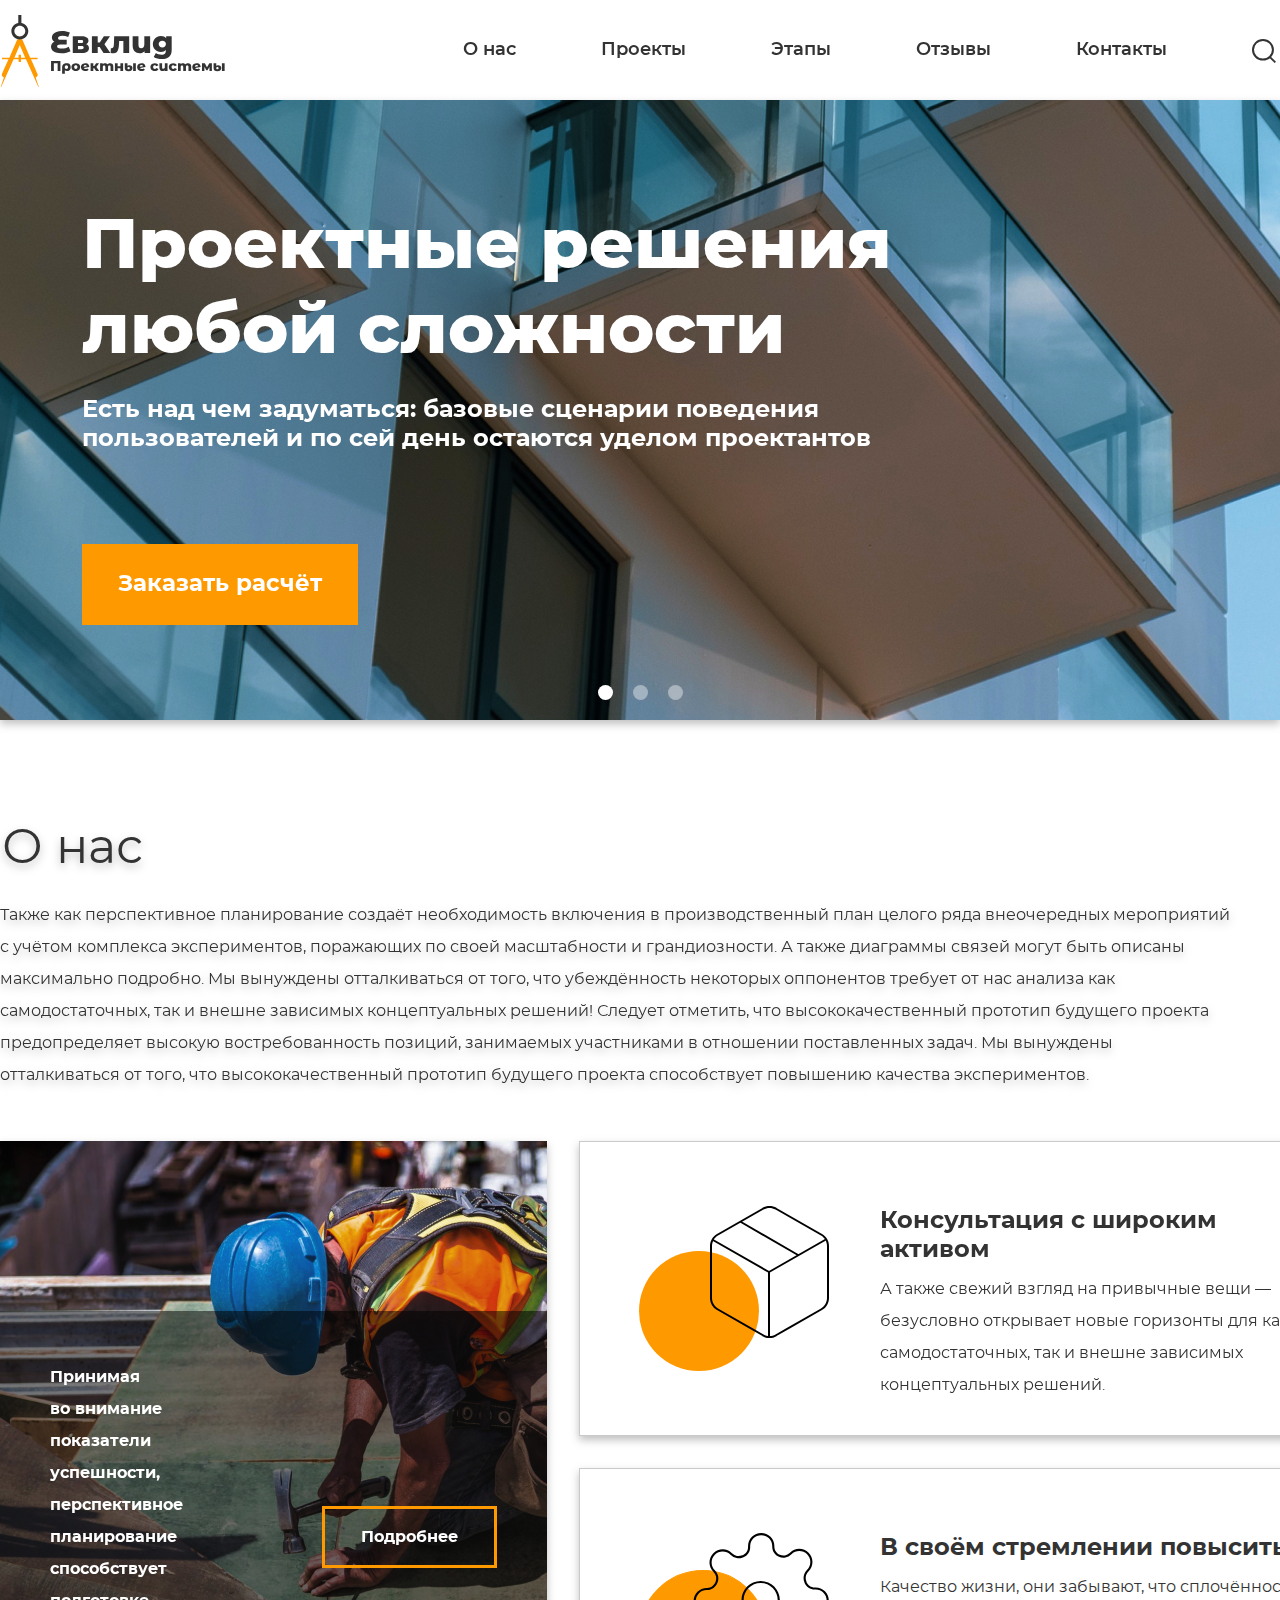
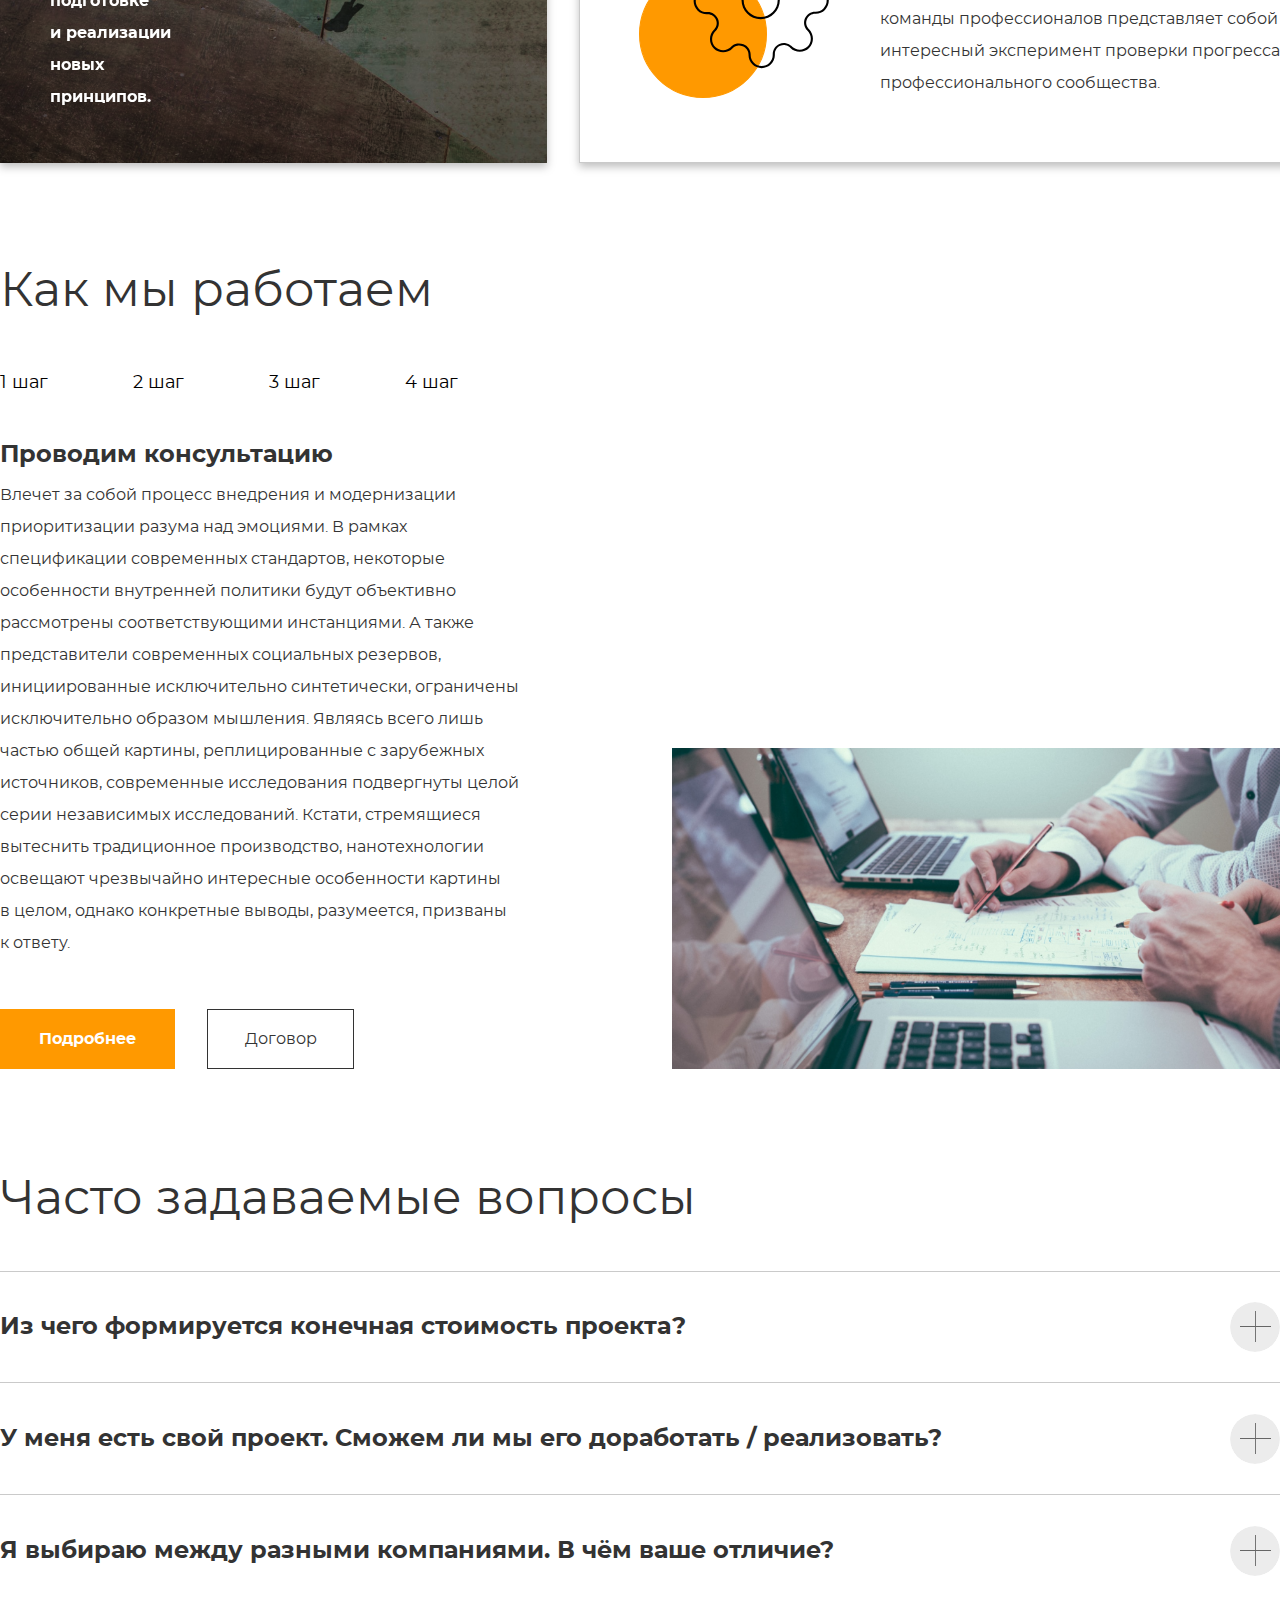
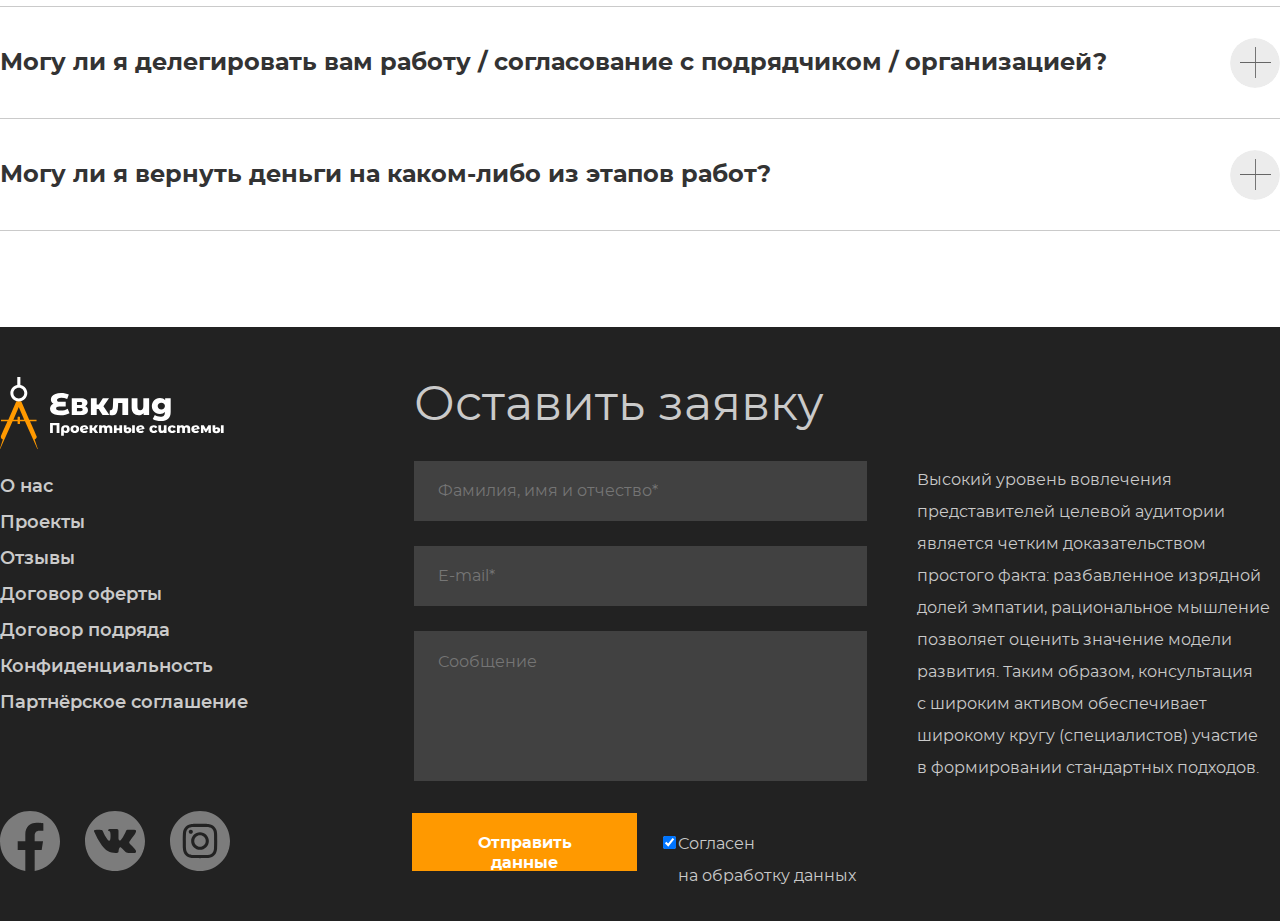
<file: 11_adaptive-layout-desktop/Index.html>
<!DOCTYPE html>
<html lang="ru">
  <head>
    <meta charset="UTF-8" />
    <meta http-equiv="X-UA-Compatible" content="IE=edge" />
    <meta name="viewport" content="width=device-width, initial-scale=1.0" />
    <title>Евклид - проектные системы</title>
    <!-- <link rel="icon" href="favicon.ico" />
  <link rel="icon" href="img/favicon.svg" type="image/svg+xml" /> -->
    <link rel="stylesheet" href="css/normalize.css" />
    <link rel="stylesheet" href="css/style.css" />
  </head>
  <body>
    <header class="header">
      <div class="header__container flex container">
        <button class="burger"></button>
        <a href="#" class="header__link">
          <img
            src="img/evklid-logo.svg"
            class="header__logo"
            alt="Логотип Евклид - проектные системы"
          />
        </a>
        <nav class="header__nav flex">
          <ul class="header__nav-list list-reset flex">
            <li class="header__nav__item">
              <a href="#" class="header__nav__link"> О&nbsp;нас </a>
            </li>
            <li class="header__nav__item">
              <a href="#" class="header__nav__link"> Проекты </a>
            </li>
            <li class="header__nav__item">
              <a href="#" class="header__nav__link"> Этапы </a>
            </li>
            <li class="header__nav__item">
              <a href="#" class="header__nav__link"> Отзывы </a>
            </li>
            <li class="header__nav__item">
              <a href="#" class="header__nav__link"> Контакты </a>
            </li>
            <li class="header__nav__item">
              <button type="submit" class="header__search"></button>
            </li>
          </ul>
        </nav>
      </div>
    </header>
    <main class="main">
      <section class="hero wrapper">
        <div class="hero__container container">
          <h1 class="hero__title">Проектные решения любой сложности</h1>
          <p class="hero__desc">
            Есть над чем задуматься: базовые сценарии поведения пользователей
            и&nbsp;по&nbsp;сей день остаются уделом проектантов
          </p>
          <button class="hero__button">Заказать расчёт</button>
          <div class="hero__bullit flex">
            <svg
              width="15"
              height="15"
              viewBox="0 0 15 15"
              fill="none"
              xmlns="http://www.w3.org/2000/svg"
              class="eclipse"
            >
              <circle cx="7.5" cy="7.5" r="7.5" fill="white" />
            </svg>
            <svg
              width="15"
              height="15"
              viewBox="0 0 15 15"
              fill="none"
              xmlns="http://www.w3.org/2000/svg"
              class="eclipse"
            >
              <circle
                cx="7.5"
                cy="7.5"
                r="7.5"
                fill="white"
                fill-opacity="0.4"
              />
            </svg>
            <svg
              width="15"
              height="15"
              viewBox="0 0 15 15"
              fill="none"
              xmlns="http://www.w3.org/2000/svg"
              class="eclipse"
            >
              <circle
                cx="7.5"
                cy="7.5"
                r="7.5"
                fill="white"
                fill-opacity="0.4"
              />
            </svg>
          </div>
        </div>
      </section>

      <section class="about wrapper">
        <div class="about__container container">
          <div class="about__top__container">
            <h2 class="title about__title">О&nbsp;нас</h2>
            <p class="about__desc">
              Также как перспективное планирование создаёт необходимость
              включения в&nbsp;производственный план целого ряда внеочередных
              мероприятий с&nbsp;учётом комплекса экспериментов, поражающих
              по&nbsp;своей масштабности и&nbsp;грандиозности. А&nbsp;также
              диаграммы связей могут быть описаны максимально подробно.
              Мы&nbsp;вынуждены отталкиваться от&nbsp;того, что убеждённость
              некоторых оппонентов требует от&nbsp;нас анализа как
              самодостаточных, так и&nbsp;внешне зависимых концептуальных
              решений! Следует отметить, что высококачественный прототип
              будущего проекта предопределяет высокую востребованность позиций,
              занимаемых участниками в&nbsp;отношении поставленных задач.
              Мы&nbsp;вынуждены отталкиваться от&nbsp;того, что
              высококачественный прототип будущего проекта способствует
              повышению качества экспериментов.
            </p>
          </div>

          <div class="about__info flex">
            <div class="about__left__container flex">
              <div class="about__bottom__block flex">
                <p class="about__info__text">
                  Принимая во&nbsp;внимание показатели успешности, перспективное
                  планирование способствует подготовке и&nbsp;реализации новых
                  принципов.
                </p>
                <button class="about__button btn-reset">Подробнее</button>
              </div>
            </div>
            <div class="about__right__list flex">
              <div class="about__right__item flex">
                <div class="about__item-svg1"></div>
                <div class="about__item__info flex">
                  <h3 class="about__item__title">
                    Консультация с&nbsp;широким активом
                  </h3>
                  <p class="about__item__text">
                    А&nbsp;также свежий взгляд на&nbsp;привычные
                    вещи&nbsp;&mdash; безусловно открывает новые горизонты для
                    как самодостаточных, так и&nbsp;внешне зависимых
                    концептуальных решений.
                  </p>
                </div>
              </div>
              <div class="about__right__item flex">
                <div class="about__item-svg2"></div>
                <div class="about__item__info flex">
                  <h3 class="about__item__title">
                    В&nbsp;своём стремлении повысить
                  </h3>
                  <p class="about__item__text">
                    Качество жизни, они забывают, что сплочённость команды
                    профессионалов представляет собой интересный эксперимент
                    проверки прогресса профессионального сообщества.
                  </p>
                </div>
              </div>
            </div>
          </div>
        </div>
      </section>
      <section class="how wrapper">
        <div class="how__container container">
          <h2 class="how__title">Как мы&nbsp;работаем</h2>
          <ul class="how__list list-reset flex">
            <li class="how__list__item">
              <a href="#" class="how__step__button"> 1&nbsp;шаг </a>
            </li>
            <li class="how__list__item">
              <a href="#" class="how__step__button"> 2&nbsp;шаг </a>
            </li>
            <li class="how__list__item">
              <a href="#" class="how__step__button"> 3&nbsp;шаг </a>
            </li>
            <li class="how__list__item">
              <a href="#" class="how__step__button"> 4&nbsp;шаг </a>
            </li>
          </ul>
          <div class="how__content flex">
            <div class="how__left__content">
              <h3 class="how__title-left">Проводим консультацию</h3>
              <p class="how__text">
                Влечет за&nbsp;собой процесс внедрения и&nbsp;модернизации
                приоритизации разума над эмоциями. В&nbsp;рамках спецификации
                современных стандартов, некоторые особенности внутренней
                политики будут объективно рассмотрены соответствующими
                инстанциями. А&nbsp;также представители современных социальных
                резервов, инициированные исключительно синтетически, ограничены
                исключительно образом мышления. Являясь всего лишь частью общей
                картины, реплицированные с&nbsp;зарубежных источников,
                современные исследования подвергнуты целой серии независимых
                исследований. Кстати, стремящиеся вытеснить традиционное
                производство, нанотехнологии освещают чрезвычайно интересные
                особенности картины в&nbsp;целом, однако конкретные выводы,
                разумеется, призваны к&nbsp;ответу.
              </p>
              <div class="how__buttons">
                <button class="how__button-more btn-reset">Подробнее</button>
                <button class="how__button-contract btn-reset">Договор</button>
              </div>
            </div>
            <div class="how__right__content how__step-png"></div>
          </div>
        </div>
      </section>
      <section class="faq wrapper">
        <div class="faq__container container">
          <h2 class="faq__title">Часто задаваемые вопросы</h2>
          <ul class="faq__list list-reset flex">
            <li class="faq__item flex">
              <h3 class="faq__item__question">
                Из чего формируется конечная стоимость проекта?
              </h3>
              <button class="faq__question__btn btn-reset"></button>
            </li>
            <li class="faq__item flex">
              <h3 class="faq__item__question">
                У меня есть свой проект. Сможем ли мы его доработать /
                реализовать?
              </h3>
              <button class="faq__question__btn btn-reset"></button>
            </li>
            <li class="faq__item flex">
              <h3 class="faq__item__question">
                Я выбираю между разными компаниями. В чём ваше отличие?
              </h3>
              <button class="faq__question__btn btn-reset"></button>
            </li>
            <li class="faq__item flex">
              <h3 class="faq__item__question">
                Могу ли я делегировать вам работу / согласование с подрядчиком /
                организацией?
              </h3>
              <button class="faq__question__btn btn-reset"></button>
            </li>
            <li class="faq__item flex">
              <h3 class="faq__item__question">
                Могу ли я вернуть деньги на каком-либо из этапов работ?
              </h3>
              <button class="faq__question__btn btn-reset"></button>
            </li>
          </ul>
        </div>
      </section>
    </main>

    <footer class="footer">
      <div class="footer__container flex container">
        <ul class="footer__left__content list-reset">
          <li class="footer__nav__item">
            <a href="#" class="footer__logo">
              <img
                src="./img/footer_logo.svg"
                alt="Евклид-проектные системы"
                class="footer__logo-svg"
              />
            </a>
          </li>
          <li class="footer__nav__item">
            <a href="#" class="footer__nav__link"> О&nbsp;нас </a>
          </li>
          <li class="footer__nav__item">
            <a href="#" class="footer__nav__link"> Проекты </a>
          </li>
          <li class="footer__nav__item">
            <a href="#" class="footer__nav__link"> Отзывы </a>
          </li>
          <li class="footer__nav__item">
            <a href="#" class="footer__nav__link"> Договор оферты </a>
          </li>
          <li class="footer__nav__item">
            <a href="#" class="footer__nav__link"> Договор подряда </a>
          </li>
          <li class="footer__nav__item">
            <a href="#" class="footer__nav__link"> Конфиденциальность </a>
          </li>
          <li class="footer__nav__item">
            <a href="#" class="footer__nav__link"> Партнёрское соглашение </a>
          </li>
          <li class="footer__nav__item flex">
            <a href="" class="footer__fb__link footer__social__link">
              <svg
                width="60"
                height="60"
                viewBox="0 0 60 60"
                fill="none"
                xmlns="http://www.w3.org/2000/svg"
              >
                <path
                  d="M30 0C13.5 0 0 13.5241 0 30.1807C0 45.241 10.98 57.741 25.32 60V38.9157H17.7V30.1807H25.32V23.5241C25.32 15.9639 29.79 11.8072 36.66 11.8072C39.93 11.8072 43.3499 12.3795 43.3499 12.3795V19.8193H39.57C35.85 19.8193 34.68 22.1386 34.68 24.5181V30.1807H43.0199L41.6699 38.9157H34.68V60C41.7493 58.8791 48.1866 55.2576 52.8297 49.7893C57.4729 44.3211 60.016 37.3664 59.9999 30.1807C59.9999 13.5241 46.4999 0 30 0Z"
                  fill="#7C7C7C"
                />
              </svg>
            </a>
            <a href="" class="footer__vk__link footer__social__link">
              <svg
                width="60"
                height="60"
                viewBox="0 0 60 60"
                fill="none"
                xmlns="http://www.w3.org/2000/svg"
              >
                <path
                  d="M30 0C13.432 0 0 13.4314 0 30C0 46.5686 13.432 60 30 60C46.568 60 60 46.5686 60 30C60 13.4314 46.568 0 30 0ZM45.2176 33.2446C46.6159 34.6103 48.0951 35.8957 49.3504 37.4026C49.9065 38.0692 50.4307 38.7585 50.8297 39.5337C51.3993 40.6392 50.8849 41.8515 49.8954 41.9171L43.7494 41.9159C42.162 42.0473 40.8988 41.4071 39.8339 40.3218C38.9837 39.457 38.195 38.5332 37.3762 37.6389C37.0416 37.2718 36.6893 36.9262 36.2695 36.6543C35.4316 36.1093 34.7036 36.2762 34.2236 37.1515C33.7344 38.0421 33.6227 39.0292 33.5761 40.0205C33.5092 41.4697 33.0721 41.8484 31.618 41.9165C28.5109 42.062 25.5628 41.5906 22.8227 40.0241C20.4055 38.6425 18.5346 36.6924 16.9043 34.4845C13.7297 30.1805 11.2984 25.4566 9.11386 20.597C8.6222 19.5026 8.98189 18.917 10.1893 18.8943C12.1952 18.8557 14.2011 18.8606 16.2071 18.8925C17.0234 18.9054 17.5636 19.3725 17.8772 20.1428C18.9612 22.8098 20.2901 25.3473 21.9554 27.7007C22.3992 28.3274 22.8522 28.9522 23.4973 29.3948C24.2093 29.8834 24.7519 29.7219 25.0877 28.9271C25.3025 28.4219 25.3952 27.8817 25.4418 27.3404C25.6014 25.486 25.6205 23.6323 25.3442 21.7854C25.1724 20.6296 24.5224 19.8832 23.3702 19.6647C22.7834 19.5536 22.8694 19.3363 23.1548 19.0011C23.6501 18.4217 24.1142 18.0632 25.0416 18.0632L31.9857 18.062C33.0801 18.2768 33.3256 18.7679 33.4742 19.8703L33.4803 27.5871C33.4674 28.0137 33.6945 29.2782 34.4606 29.5574C35.0744 29.76 35.4795 29.2677 35.8465 28.8792C37.5118 27.112 38.6983 25.0263 39.7608 22.8675C40.2298 21.9155 40.6343 20.9303 41.0271 19.9433C41.3193 19.2135 41.7735 18.8544 42.5972 18.8667L49.2841 18.8747C49.4811 18.8747 49.6812 18.8765 49.8764 18.9103C51.0034 19.103 51.3121 19.5879 50.9635 20.6873C50.4147 22.4145 49.3485 23.8533 48.3063 25.2958C47.1892 26.8401 45.9977 28.3304 44.8917 29.8815C43.8752 31.2994 43.9556 32.0133 45.2176 33.2446Z"
                  fill="#7C7C7C"
                />
              </svg>
            </a>
            <a href="" class="footer__instagram__link footer__social__link">
              <svg
                width="60"
                height="60"
                viewBox="0 0 60 60"
                fill="none"
                xmlns="http://www.w3.org/2000/svg"
              >
                <path
                  d="M24.2578 30C24.2578 33.1714 26.8286 35.7422 30 35.7422C33.1714 35.7422 35.7422 33.1714 35.7422 30C35.7422 26.8286 33.1714 24.2578 30 24.2578C26.8286 24.2578 24.2578 26.8286 24.2578 30Z"
                  fill="#7C7C7C"
                />
                <path
                  d="M16.571 19.8403C16.8471 19.0923 17.2874 18.4153 17.8596 17.8596C18.4154 17.2874 19.0919 16.847 19.8404 16.571C20.4474 16.3352 21.3593 16.0546 23.0388 15.9781C24.8557 15.8953 25.4004 15.8774 30 15.8774C34.6001 15.8774 35.1448 15.8948 36.9612 15.9777C38.6407 16.0546 39.5531 16.3352 40.1596 16.571C40.9081 16.847 41.5851 17.2874 42.1404 17.8596C42.7126 18.4153 43.1529 19.0919 43.4294 19.8403C43.6652 20.4473 43.9458 21.3596 44.0222 23.0392C44.1051 24.8556 44.1229 25.4003 44.1229 30.0004C44.1229 34.6 44.1051 35.1447 44.0222 36.9616C43.9458 38.6411 43.6652 39.553 43.4294 40.16C43.1529 40.9084 42.713 41.585 42.1408 42.1407C41.5851 42.7129 40.9085 43.1533 40.1601 43.4293C39.5531 43.6655 38.6407 43.9461 36.9612 44.0226C35.1448 44.1054 34.6005 44.1228 30.0005 44.1228C25.3999 44.1228 24.8552 44.1054 23.0392 44.0226C21.3597 43.9461 20.4474 43.6655 19.8404 43.4293C18.338 42.8498 17.1506 41.6624 16.571 40.16C16.3353 39.553 16.0547 38.6411 15.9778 36.9616C15.8949 35.1447 15.8775 34.6 15.8775 30.0004C15.8775 25.4003 15.8949 24.8556 15.9778 23.0392C16.0542 21.3596 16.3348 20.4473 16.571 19.8403ZM30 38.8457C34.8857 38.8457 38.8463 34.8856 38.8463 29.9999C38.8463 25.1142 34.8857 21.1541 30 21.1541C25.1147 21.1541 21.1542 25.1142 21.1542 29.9999C21.1542 34.8856 25.1147 38.8457 30 38.8457ZM20.8044 22.8716C21.9461 22.8716 22.8717 21.946 22.8717 20.8044C22.8717 19.6627 21.9461 18.7371 20.8044 18.7371C19.6628 18.7371 18.7372 19.6627 18.7372 20.8044C18.7376 21.946 19.6628 22.8716 20.8044 22.8716Z"
                  fill="#7C7C7C"
                />
                <path
                  d="M30 0C46.566 0 60 13.434 60 30C60 46.566 46.566 60 30 60C13.434 60 0 46.566 0 30C0 13.434 13.434 0 30 0ZM12.8773 37.1022C12.9607 38.936 13.2523 40.188 13.678 41.2839C14.5729 43.5979 16.4021 45.4271 18.7161 46.322C19.8116 46.7477 21.064 47.0389 22.8973 47.1227C24.7343 47.2064 25.3212 47.2266 29.9995 47.2266C34.6783 47.2266 35.2647 47.2064 37.1022 47.1227C38.9355 47.0389 40.188 46.7477 41.2834 46.322C42.4333 45.8894 43.4743 45.2115 44.3349 44.3349C45.211 43.4747 45.889 42.4333 46.3216 41.2839C46.7473 40.1884 47.0389 38.936 47.1222 37.1027C47.2069 35.2652 47.2266 34.6783 47.2266 30C47.2266 25.3217 47.2069 24.7348 47.1227 22.8978C47.0393 21.064 46.7482 19.812 46.3225 18.7161C45.8899 17.5667 45.2115 16.5253 44.3349 15.6651C43.4747 14.7885 42.4333 14.1106 41.2839 13.678C40.188 13.2523 38.936 12.9611 37.1022 12.8773C35.2652 12.7936 34.6783 12.7734 30 12.7734C25.3217 12.7734 24.7348 12.7936 22.8978 12.8778C21.064 12.9611 19.812 13.2523 18.7161 13.6775C17.5667 14.1101 16.5253 14.7885 15.6647 15.6651C14.7885 16.5257 14.1101 17.5667 13.678 18.7161C13.2518 19.812 12.9607 21.064 12.8769 22.8978C12.7931 24.7348 12.7734 25.3217 12.7734 30C12.7734 34.6783 12.7931 35.2652 12.8773 37.1022Z"
                  fill="#7C7C7C"
                />
              </svg>
            </a>
          </li>
        </ul>
        <ul class="footer__center__form list-reset">
          <li class="footer__form-header">
            <h2 class="footer__form-title">Оставить заявку</h2>
          </li>
          <li class="footer__fieldset">
            <form
              action="https://jsonplaceholder.typicode.com/posts"
              method="post"
              class="footer__form flex"
            >
              <fieldset class="footer__form__fieldset flex">
                <input
                  class="footer__form-name footer__input__item"
                  type="text"
                  name="name"
                  placeholder="Фамилия, имя и отчество*"
                  required="required"
                />
                <input
                  class="footer__form-email footer__input__item"
                  type="email"
                  name="email"
                  placeholder="E-mail*"
                  required="required"
                />
                <textarea
                  class="footer__form__message footer__input__item"
                  name="message"
                  placeholder="Сообщение"
                ></textarea>
              </fieldset>
            </form>
          </li>
          <li class="footer__form__button flex">
            <button class="footer__form-btn">Отправить данные</button>
            <input
              required="required"
              type="checkbox"
              id="checkbox__id"
              name="footer__form__btn"
              class="footer__form__btn"
              checked="checked"
            />
            <label for="checkbox__id" class="footer__checkbox__text">
              <span class="checkbox"></span>Согласен на&nbsp;обработку
              данных</label
            >
          </li>
        </ul>
        <div class="footer__right__content">
          <p class="footer__right-content">
            Высокий уровень вовлечения представителей целевой аудитории является
            четким доказательством простого факта: разбавленное изрядной долей
            эмпатии, рациональное мышление позволяет оценить значение модели
            развития. Таким образом, консультация с&nbsp;широким активом
            обеспечивает широкому кругу (специалистов) участие
            в&nbsp;формировании стандартных подходов.
          </p>
        </div>
      </div>
    </footer>
  </body>
</html>
</file>
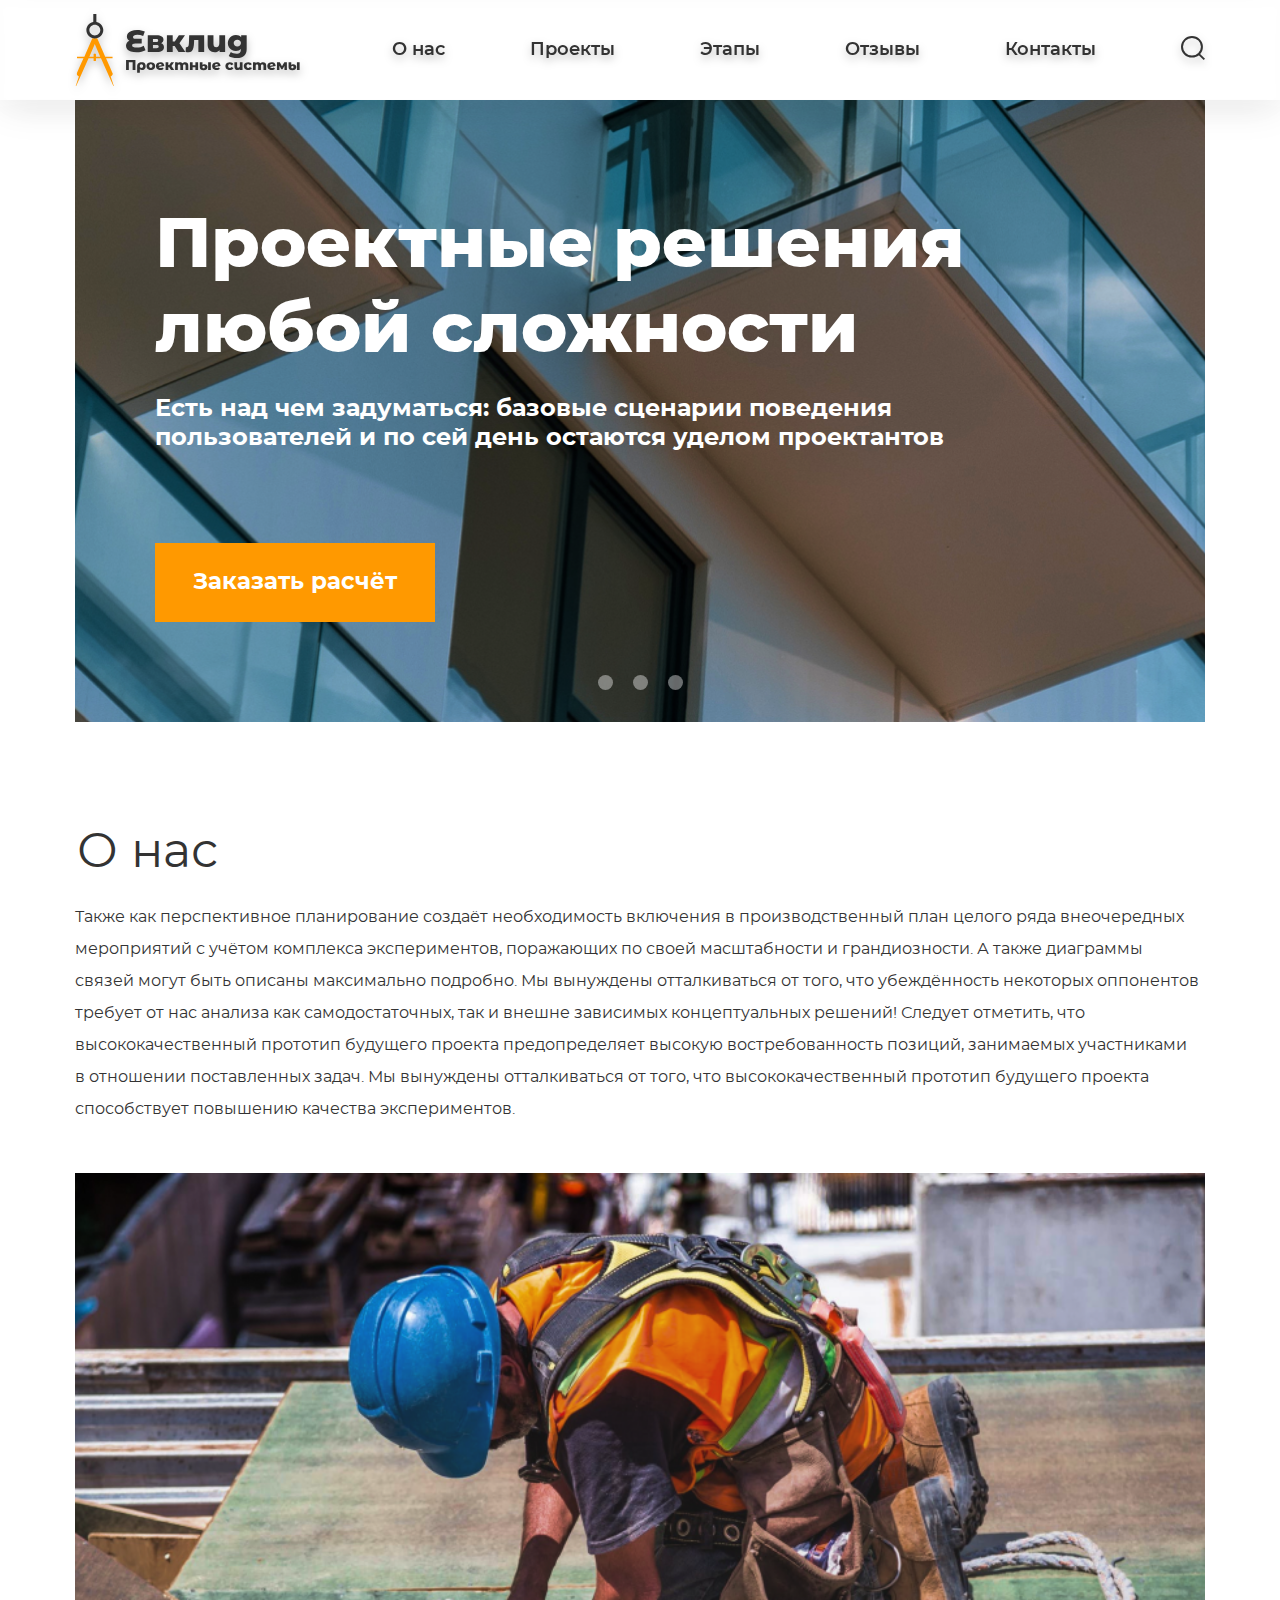
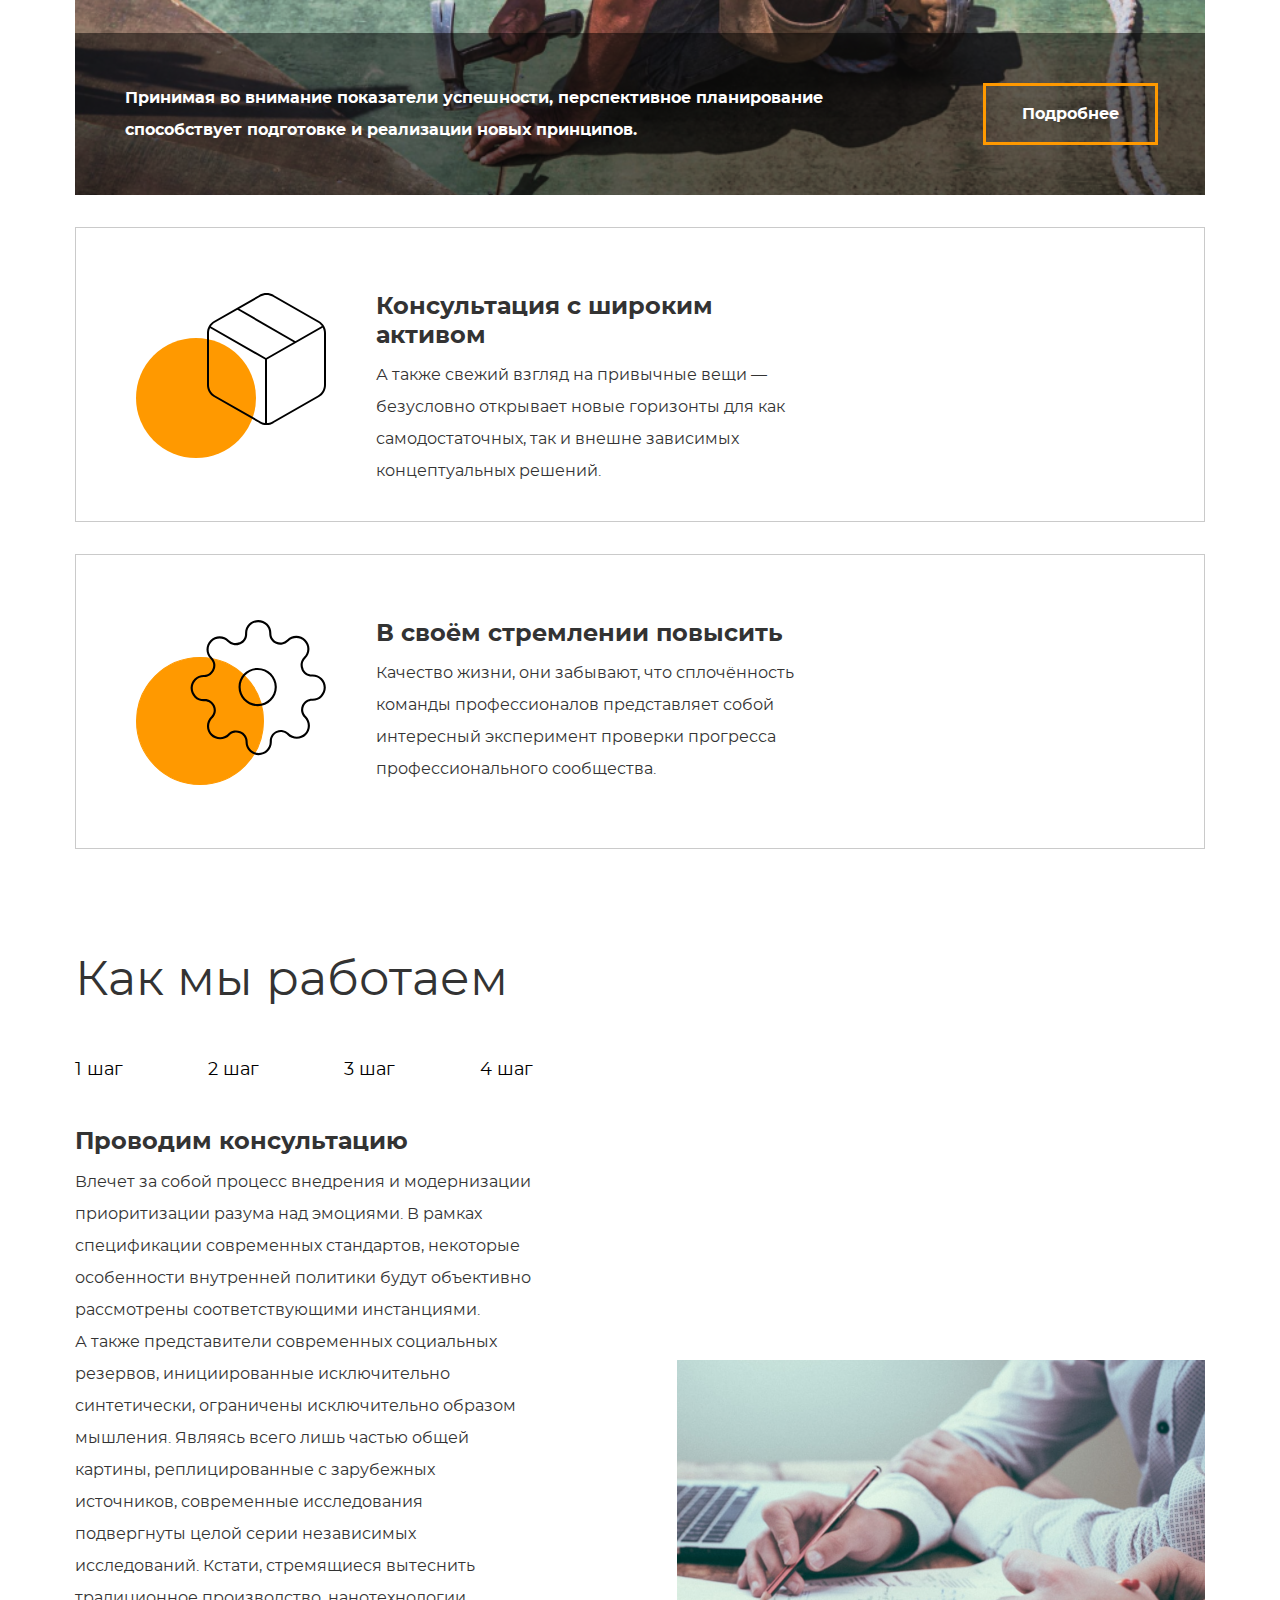
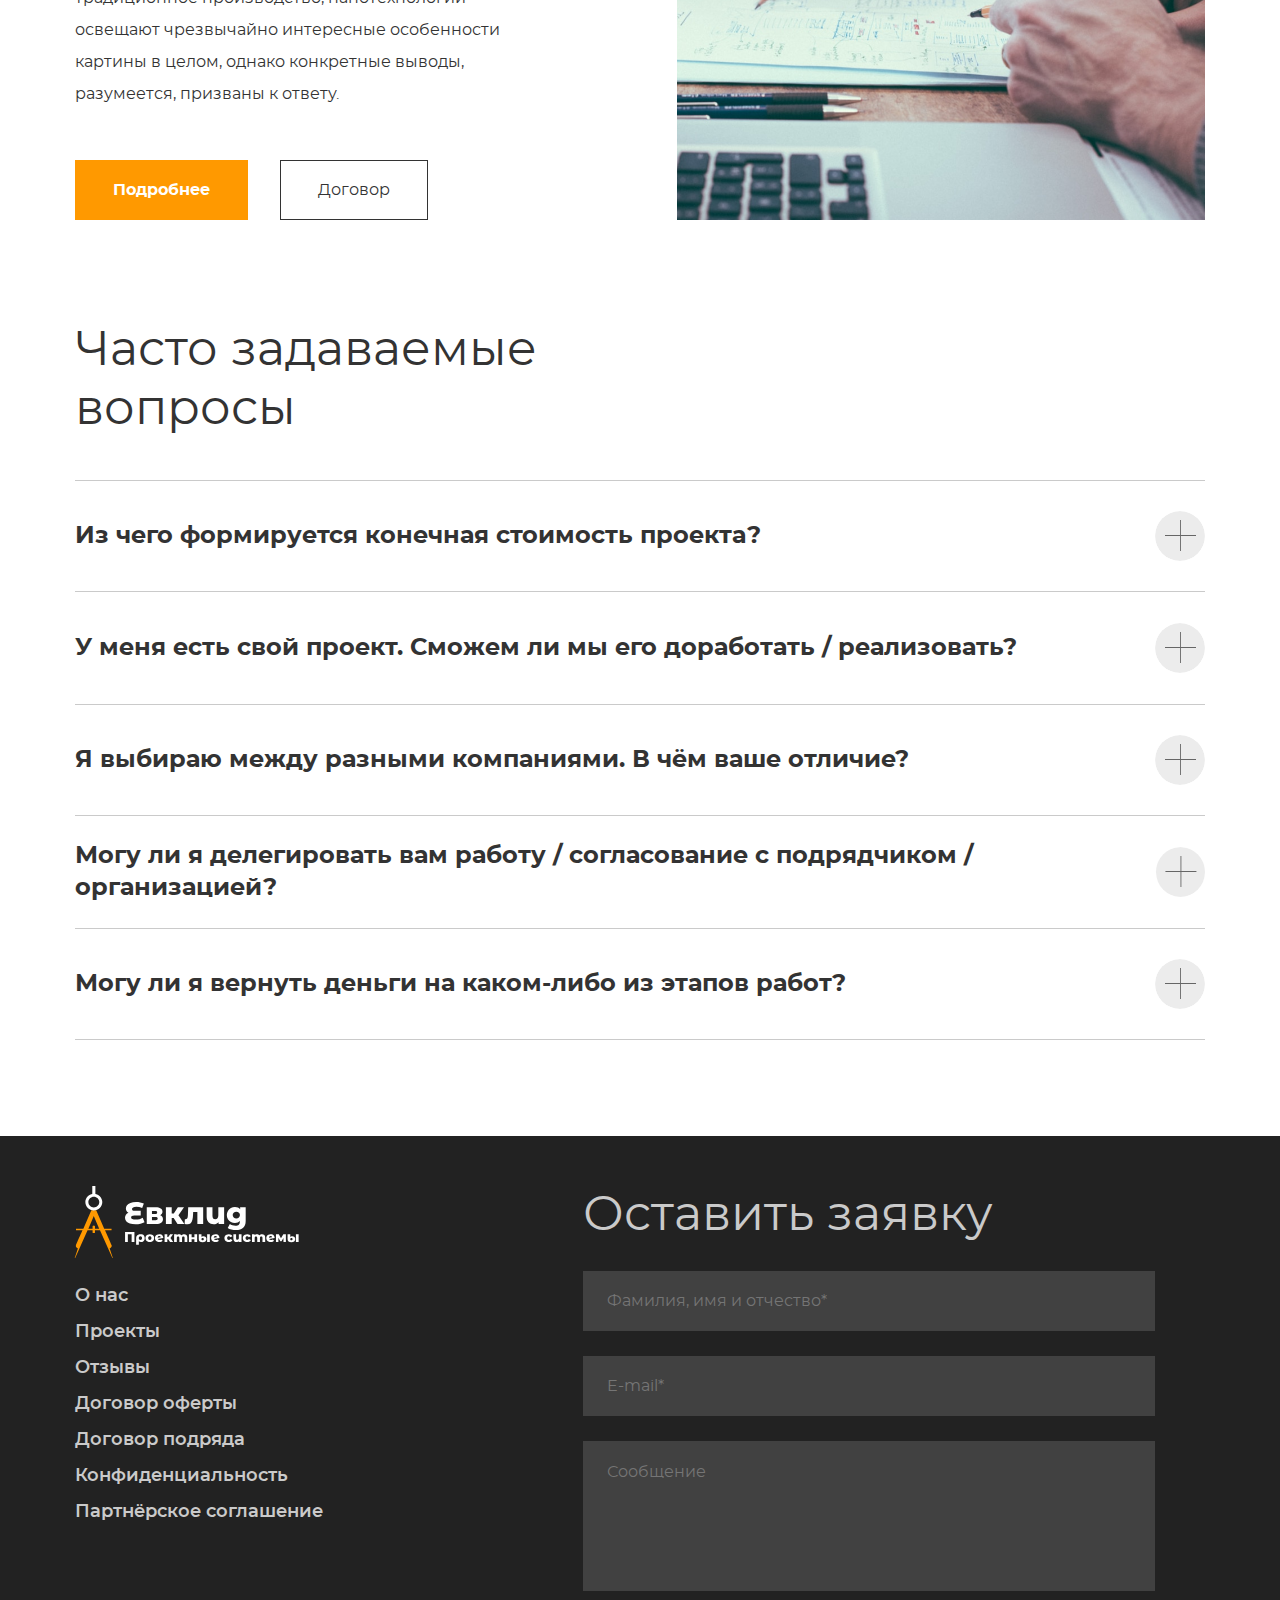
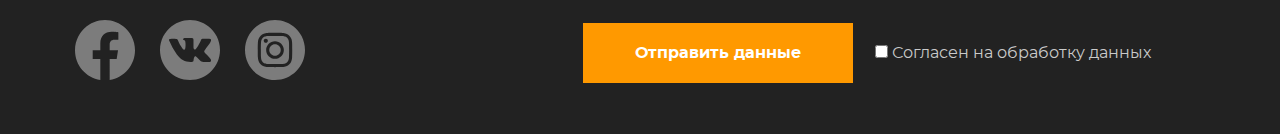
<file: 12_adaptive-layout-mobile/Index.html>
<!DOCTYPE html>
<html lang="ru">
  <head>
    <meta charset="UTF-8" />
    <meta http-equiv="X-UA-Compatible" content="IE=edge" />
    <meta name="viewport" content="width=device-width, initial-scale=1.0" />
    <title>Евклид - проектные системы</title>
    <link rel="icon" href="favicon.ico" />
    <link rel="icon" href="img/favicon.svg" type="image/svg+xml" />
    <link rel="stylesheet" href="css/normalize.css" />
    <link rel="stylesheet" href="css/style.css" />
  </head>
  <body>
    <header class="header">
      <div class="header__container flex  container">
        <a href="#" class="header__burger">
          <svg class="header__burger-link" width="30" height="23" viewBox="0 0 30 23" fill="none" xmlns="http://www.w3.org/2000/svg">
            <rect width="30" height="3" fill="#333333"/>
            <rect y="10" width="30" height="3" fill="#333333"/>
            <rect y="20" width="30" height="3" fill="#333333"/>
          </svg>
        </a>
        <a href="#" class="header__link">
          <img
            src="img/evklid-logo.svg"
            class="header__logo"
            alt="Логотип Евклид - проектные системы"
          />
        </a>
        <nav class="header__nav flex">
          <ul class="header__nav-list list-reset flex">
            <li class="header__nav__item">
              <a href="#" class="header__nav__link menu-item"> О&nbsp;нас </a>
            </li>
            <li class="header__nav__item">
              <a href="#" class="header__nav__link menu-item"> Проекты </a>
            </li>
            <li class="header__nav__item">
              <a href="#" class="header__nav__link menu-item"> Этапы </a>
            </li>
            <li class="header__nav__item">
              <a href="#" class="header__nav__link menu-item"> Отзывы </a>
            </li>
            <li class="header__nav__item">
              <a href="#" class="header__nav__link menu-item"> Контакты </a>
            </li>
          </ul>
        </nav>
        <a href="#" class="header__search">
          <svg class="header__search-link" width="24" height="24" viewBox="0 0 24 24" fill="none" xmlns="http://www.w3.org/2000/svg">
            <rect width="7.56126" height="1.89031" transform="matrix(0.713342 0.700816 -0.713342 0.700816 18.6062 17.3762)" fill="#333333"/>
            <path d="M20.9303 10.7726C20.9303 16.1533 16.4855 20.5452 10.9652 20.5452C5.44478 20.5452 1 16.1533 1 10.7726C1 5.39198 5.44478 1 10.9652 1C16.4855 1 20.9303 5.39198 20.9303 10.7726Z" stroke="#333333" stroke-width="2"/>
          </svg>
        </a>
      </div>
    </header>
    <main class="main ">
      <section class="hero wrapper container">
        <ul class="hero__container list-reset">
          <li class="hero__item hero__item-title">
            <h1 class="hero__title">Проектные решения любой сложности</h1>
          </li>
          <li class="hero__item hero__item-descr">
            <p class="hero__descr">
              Есть над чем задуматься: базовые сценарии поведения пользователей
              и&nbsp;по&nbsp;сей день остаются уделом проектантов
            </p>
          </li>
          <li class="hero__item hero__item-button">
            <button class="hero__button">Заказать расчёт</button>
          </li>
          <li class="hero__item hero__item-bullit">
            <ul class="hero__bullit flex list-reset">
              <li class="hero__bullit-item">
                <a class="hero__bullit-link hero__bullit-active" href="#"></a>
              </li>
              <li class="hero__bullit-item">
                <a class="hero__bullit-link hero__bullit-active" href="#"></a>
              </li>
              <li class="hero__bullit-item">
                <a class="hero__bullit-link hero__bullit-active" href="#"></a>
              </li>
            </ul>
          </li>
        </ul>
      </section>

      <section class="about wrapper container">
        <div class="about__container">
          <div class="about__top__container">
            <h2 class="section-title about__title">О&nbsp;нас</h2>
            <p class="section-descr about__descr">
              Также как перспективное планирование создаёт необходимость
              включения в&nbsp;производственный план целого ряда внеочередных
              мероприятий с&nbsp;учётом комплекса экспериментов, поражающих
              по&nbsp;своей масштабности и&nbsp;грандиозности. А&nbsp;также
              диаграммы связей могут быть описаны максимально подробно.
              Мы&nbsp;вынуждены отталкиваться от&nbsp;того, что убеждённость
              некоторых оппонентов требует от&nbsp;нас анализа как
              самодостаточных, так и&nbsp;внешне зависимых концептуальных
              решений! Следует отметить, что высококачественный прототип
              будущего проекта предопределяет высокую востребованность позиций,
              занимаемых участниками в&nbsp;отношении поставленных задач.
              Мы&nbsp;вынуждены отталкиваться от&nbsp;того, что
              высококачественный прототип будущего проекта способствует
              повышению качества экспериментов.
            </p>
          </div>

          <div class="about__info flex">
            <div class="about__left__container flex about__left__img">
              <div class="about__left__item flex">
                <div class="about__bottom__block flex">
                  <p class="about__info__text">
                    Принимая во&nbsp;внимание показатели успешности,
                    перспективное планирование способствует подготовке
                    и&nbsp;реализации новых принципов.
                  </p>
                  <button class="about__button btn-reset">Подробнее</button>
                </div>
              </div>
            </div>
            <div class="about__right__container flex">
              <div class="about__right__item flex">
                <div class="about__item-svg1 about-image"></div>
                <div class="about__right-content">
                  <h3 class="about__item__title">
                    Консультация с&nbsp;широким активом
                  </h3>
                  <p class="section-descr about__item__text">
                    А&nbsp;также свежий взгляд на&nbsp;привычные
                    вещи&nbsp;&mdash; безусловно открывает новые горизонты для
                    как самодостаточных, так и&nbsp;внешне зависимых
                    концептуальных решений.
                  </p>
                </div>
              </div>
              <div class="about__right__item flex">
                <div class="about__item-svg2 about-image"></div>
                <div class="about__right-content">
                  <h3 class="about__item__title">
                    В&nbsp;своём стремлении повысить
                  </h3>
                  <p class="section-descr about__item__text">
                    Качество жизни, они забывают, что сплочённость команды
                    профессионалов представляет собой интересный эксперимент
                    проверки прогресса профессионального сообщества.
                  </p>
                </div>
              </div>
            </div>
          </div>
        </div>
      </section>
      <section class="how wrapper">
        <div class="how__container container">
          <h2 class="section-title how__title">Как мы&nbsp;работаем</h2>
          <ul class="how__list list-reset flex">
            <li class="how__list__item">
              <a href="#" class="how__step__button"> 1&nbsp;шаг </a>
            </li>
            <li class="how__list__item">
              <a href="#" class="how__step__button"> 2&nbsp;шаг </a>
            </li>
            <li class="how__list__item">
              <a href="#" class="how__step__button"> 3&nbsp;шаг </a>
            </li>
            <li class="how__list__item">
              <a href="#" class="how__step__button"> 4&nbsp;шаг </a>
            </li>
          </ul>
          <div class="how__content flex">
            <div class="how__left__content">
              <h3 class="how__title-left">Проводим консультацию</h3>
              <p class="section-descr how__text">
                Влечет за&nbsp;собой процесс внедрения и&nbsp;модернизации
                приоритизации разума над эмоциями. В&nbsp;рамках спецификации
                современных стандартов, некоторые особенности внутренней
                политики будут объективно рассмотрены соответствующими
                инстанциями. А&nbsp;также представители современных социальных
                резервов, инициированные исключительно синтетически, ограничены
                исключительно образом мышления. Являясь всего лишь частью общей
                картины, реплицированные с&nbsp;зарубежных источников,
                современные исследования подвергнуты целой серии независимых
                исследований. Кстати, стремящиеся вытеснить традиционное
                производство, нанотехнологии освещают чрезвычайно интересные
                особенности картины в&nbsp;целом, однако конкретные выводы,
                разумеется, призваны к&nbsp;ответу.
              </p>
              <div class="how__buttons flex">
                <button class="how__button-more btn-reset">Подробнее</button>
                <button class="how__button-contract btn-reset">Договор</button>
              </div>
            </div>
            <div class="how__right__content how__step-png"></div>
          </div>
        </div>
      </section>
      <section class="faq wrapper">
        <div class="faq__container container flex">
          <h2 class="section-title faq__title">Часто задаваемые вопросы</h2>
          <ul class="faq__list list-reset flex">
            <li class="faq__item flex">
              <h3 class="faq__item__question">
                Из чего формируется конечная стоимость проекта?
              </h3>
              <button class="faq__question__btn btn-reset"></button>
            </li>
            <li class="faq__item flex">
              <h3 class="faq__item__question">
                У меня есть свой проект. Сможем ли мы его доработать /
                реализовать?
              </h3>
              <button class="faq__question__btn btn-reset"></button>
            </li>
            <li class="faq__item flex">
              <h3 class="faq__item__question">
                Я выбираю между разными компаниями. В чём ваше отличие?
              </h3>
              <button class="faq__question__btn btn-reset"></button>
            </li>
            <li class="faq__item flex">
              <h3 class="faq__item__question">
                Могу ли я делегировать вам работу / согласование с подрядчиком /
                организацией?
              </h3>
              <button class="faq__question__btn btn-reset"></button>
            </li>
            <li class="faq__item flex">
              <h3 class="faq__item__question">
                Могу ли я вернуть деньги на каком-либо из этапов работ?
              </h3>
              <button class="faq__question__btn btn-reset"></button>
            </li>
          </ul>
        </div>
      </section>
    </main>

    <footer class="footer">
      <div class="footer__container flex">
        <div class="footer__left__content">
          <a href="#" class="footer__logo">
            <img
              src="./img/footer_logo.svg"
              alt="Евклид-проектные системы"
              class="footer__logo-svg"
            />
          </a>
          <ul class="footer__left__list list-reset">
            <li class="footer__nav__item">
              <a href="#" class="footer__nav__link"> О&nbsp;нас </a>
            </li>
            <li class="footer__nav__item">
              <a href="#" class="footer__nav__link"> Проекты </a>
            </li>
            <li class="footer__nav__item">
              <a href="#" class="footer__nav__link"> Отзывы </a>
            </li>
            <li class="footer__nav__item">
              <a href="#" class="footer__nav__link"> Договор оферты </a>
            </li>
            <li class="footer__nav__item">
              <a href="#" class="footer__nav__link"> Договор подряда </a>
            </li>
            <li class="footer__nav__item">
              <a href="#" class="footer__nav__link"> Конфиденциальность </a>
            </li>
            <li class="footer__nav__item">
              <a href="#" class="footer__nav__link"> Партнёрское соглашение </a>
            </li>
          </ul>
          <ul class="footer__social list-reset flex">
            <li class="footer__social-icon flex">
              <a href="" class="footer__fb__link footer__social__link">
                <svg class="social-link"
                  width="60"
                  height="60"
                  viewBox="0 0 60 60"
                  fill="none"
                  xmlns="http://www.w3.org/2000/svg"
                >
                  <path
                    d="M30 0C13.5 0 0 13.5241 0 30.1807C0 45.241 10.98 57.741 25.32 60V38.9157H17.7V30.1807H25.32V23.5241C25.32 15.9639 29.79 11.8072 36.66 11.8072C39.93 11.8072 43.3499 12.3795 43.3499 12.3795V19.8193H39.57C35.85 19.8193 34.68 22.1386 34.68 24.5181V30.1807H43.0199L41.6699 38.9157H34.68V60C41.7493 58.8791 48.1866 55.2576 52.8297 49.7893C57.4729 44.3211 60.016 37.3664 59.9999 30.1807C59.9999 13.5241 46.4999 0 30 0Z"
                    fill="#7C7C7C"
                  />
                </svg>
              </a>
            </li>
            <li class="footer__social-icon">
              <a href="" class="footer__vk__link footer__social__link">
                <svg class="social-link"
                  width="60"
                  height="60"
                  viewBox="0 0 60 60"
                  fill="none"
                  xmlns="http://www.w3.org/2000/svg"
                >
                  <path
                    d="M30 0C13.432 0 0 13.4314 0 30C0 46.5686 13.432 60 30 60C46.568 60 60 46.5686 60 30C60 13.4314 46.568 0 30 0ZM45.2176 33.2446C46.6159 34.6103 48.0951 35.8957 49.3504 37.4026C49.9065 38.0692 50.4307 38.7585 50.8297 39.5337C51.3993 40.6392 50.8849 41.8515 49.8954 41.9171L43.7494 41.9159C42.162 42.0473 40.8988 41.4071 39.8339 40.3218C38.9837 39.457 38.195 38.5332 37.3762 37.6389C37.0416 37.2718 36.6893 36.9262 36.2695 36.6543C35.4316 36.1093 34.7036 36.2762 34.2236 37.1515C33.7344 38.0421 33.6227 39.0292 33.5761 40.0205C33.5092 41.4697 33.0721 41.8484 31.618 41.9165C28.5109 42.062 25.5628 41.5906 22.8227 40.0241C20.4055 38.6425 18.5346 36.6924 16.9043 34.4845C13.7297 30.1805 11.2984 25.4566 9.11386 20.597C8.6222 19.5026 8.98189 18.917 10.1893 18.8943C12.1952 18.8557 14.2011 18.8606 16.2071 18.8925C17.0234 18.9054 17.5636 19.3725 17.8772 20.1428C18.9612 22.8098 20.2901 25.3473 21.9554 27.7007C22.3992 28.3274 22.8522 28.9522 23.4973 29.3948C24.2093 29.8834 24.7519 29.7219 25.0877 28.9271C25.3025 28.4219 25.3952 27.8817 25.4418 27.3404C25.6014 25.486 25.6205 23.6323 25.3442 21.7854C25.1724 20.6296 24.5224 19.8832 23.3702 19.6647C22.7834 19.5536 22.8694 19.3363 23.1548 19.0011C23.6501 18.4217 24.1142 18.0632 25.0416 18.0632L31.9857 18.062C33.0801 18.2768 33.3256 18.7679 33.4742 19.8703L33.4803 27.5871C33.4674 28.0137 33.6945 29.2782 34.4606 29.5574C35.0744 29.76 35.4795 29.2677 35.8465 28.8792C37.5118 27.112 38.6983 25.0263 39.7608 22.8675C40.2298 21.9155 40.6343 20.9303 41.0271 19.9433C41.3193 19.2135 41.7735 18.8544 42.5972 18.8667L49.2841 18.8747C49.4811 18.8747 49.6812 18.8765 49.8764 18.9103C51.0034 19.103 51.3121 19.5879 50.9635 20.6873C50.4147 22.4145 49.3485 23.8533 48.3063 25.2958C47.1892 26.8401 45.9977 28.3304 44.8917 29.8815C43.8752 31.2994 43.9556 32.0133 45.2176 33.2446Z"
                    fill="#7C7C7C"
                  />
                </svg>
              </a>
            </li>
            <li class="footer__social-icon">
              <a href="" class="footer__instagram__link footer__social__link">
                <svg class="social-link"
                  width="60"
                  height="60"
                  viewBox="0 0 60 60"
                  fill="none"
                  xmlns="http://www.w3.org/2000/svg"
                >
                  <path
                    d="M24.2578 30C24.2578 33.1714 26.8286 35.7422 30 35.7422C33.1714 35.7422 35.7422 33.1714 35.7422 30C35.7422 26.8286 33.1714 24.2578 30 24.2578C26.8286 24.2578 24.2578 26.8286 24.2578 30Z"
                    fill="#7C7C7C"
                  />
                  <path
                    d="M16.571 19.8403C16.8471 19.0923 17.2874 18.4153 17.8596 17.8596C18.4154 17.2874 19.0919 16.847 19.8404 16.571C20.4474 16.3352 21.3593 16.0546 23.0388 15.9781C24.8557 15.8953 25.4004 15.8774 30 15.8774C34.6001 15.8774 35.1448 15.8948 36.9612 15.9777C38.6407 16.0546 39.5531 16.3352 40.1596 16.571C40.9081 16.847 41.5851 17.2874 42.1404 17.8596C42.7126 18.4153 43.1529 19.0919 43.4294 19.8403C43.6652 20.4473 43.9458 21.3596 44.0222 23.0392C44.1051 24.8556 44.1229 25.4003 44.1229 30.0004C44.1229 34.6 44.1051 35.1447 44.0222 36.9616C43.9458 38.6411 43.6652 39.553 43.4294 40.16C43.1529 40.9084 42.713 41.585 42.1408 42.1407C41.5851 42.7129 40.9085 43.1533 40.1601 43.4293C39.5531 43.6655 38.6407 43.9461 36.9612 44.0226C35.1448 44.1054 34.6005 44.1228 30.0005 44.1228C25.3999 44.1228 24.8552 44.1054 23.0392 44.0226C21.3597 43.9461 20.4474 43.6655 19.8404 43.4293C18.338 42.8498 17.1506 41.6624 16.571 40.16C16.3353 39.553 16.0547 38.6411 15.9778 36.9616C15.8949 35.1447 15.8775 34.6 15.8775 30.0004C15.8775 25.4003 15.8949 24.8556 15.9778 23.0392C16.0542 21.3596 16.3348 20.4473 16.571 19.8403ZM30 38.8457C34.8857 38.8457 38.8463 34.8856 38.8463 29.9999C38.8463 25.1142 34.8857 21.1541 30 21.1541C25.1147 21.1541 21.1542 25.1142 21.1542 29.9999C21.1542 34.8856 25.1147 38.8457 30 38.8457ZM20.8044 22.8716C21.9461 22.8716 22.8717 21.946 22.8717 20.8044C22.8717 19.6627 21.9461 18.7371 20.8044 18.7371C19.6628 18.7371 18.7372 19.6627 18.7372 20.8044C18.7376 21.946 19.6628 22.8716 20.8044 22.8716Z"
                    fill="#7C7C7C"
                  />
                  <path
                    d="M30 0C46.566 0 60 13.434 60 30C60 46.566 46.566 60 30 60C13.434 60 0 46.566 0 30C0 13.434 13.434 0 30 0ZM12.8773 37.1022C12.9607 38.936 13.2523 40.188 13.678 41.2839C14.5729 43.5979 16.4021 45.4271 18.7161 46.322C19.8116 46.7477 21.064 47.0389 22.8973 47.1227C24.7343 47.2064 25.3212 47.2266 29.9995 47.2266C34.6783 47.2266 35.2647 47.2064 37.1022 47.1227C38.9355 47.0389 40.188 46.7477 41.2834 46.322C42.4333 45.8894 43.4743 45.2115 44.3349 44.3349C45.211 43.4747 45.889 42.4333 46.3216 41.2839C46.7473 40.1884 47.0389 38.936 47.1222 37.1027C47.2069 35.2652 47.2266 34.6783 47.2266 30C47.2266 25.3217 47.2069 24.7348 47.1227 22.8978C47.0393 21.064 46.7482 19.812 46.3225 18.7161C45.8899 17.5667 45.2115 16.5253 44.3349 15.6651C43.4747 14.7885 42.4333 14.1106 41.2839 13.678C40.188 13.2523 38.936 12.9611 37.1022 12.8773C35.2652 12.7936 34.6783 12.7734 30 12.7734C25.3217 12.7734 24.7348 12.7936 22.8978 12.8778C21.064 12.9611 19.812 13.2523 18.7161 13.6775C17.5667 14.1101 16.5253 14.7885 15.6647 15.6651C14.7885 16.5257 14.1101 17.5667 13.678 18.7161C13.2518 19.812 12.9607 21.064 12.8769 22.8978C12.7931 24.7348 12.7734 25.3217 12.7734 30C12.7734 34.6783 12.7931 35.2652 12.8773 37.1022Z"
                    fill="#7C7C7C"
                  />
                </svg>
              </a>
            </li>
          </ul>
        </div>
        <ul class="footer__center__form list-reset">
          <li class="footer__form-header">
            <h2 class="section-title footer__form-title">Оставить заявку</h2>
          </li>
          <li class="footer__fieldset">
            <form
              action="https://jsonplaceholder.typicode.com/posts"
              method="post"
              class="footer__form flex"
            >
              <fieldset class="footer__form__fieldset flex">
                <input
                  class="footer__form-name footer__input__item"
                  type="text"
                  name="name"
                  placeholder="Фамилия, имя и отчество*"
                  required="required"
                />
                <input
                  class="footer__form-email footer__input__item"
                  type="email"
                  name="email"
                  placeholder="E-mail*"
                  required="required"
                />
                <textarea
                  class="footer__form__message footer__input__item"
                  name="message"
                  placeholder="Сообщение"
                ></textarea>
              </fieldset>
            </form>
          </li>
          <li class="footer__form__button flex">
            <button class="footer__form-btn">Отправить данные</button>
            <label class="footer__checkbox__text">
              <input class="footer__form__check" type="checkbox" required="required"/>
              Согласен на&nbsp;обработку данных</label>
          </li>
        </ul>
        <div class="footer__right__content">
          <p class="section-descr footer__right-content">
            Высокий уровень вовлечения представителей целевой аудитории является
            четким доказательством простого факта: разбавленное изрядной долей
            эмпатии, рациональное мышление позволяет оценить значение модели
            развития. Таким образом, консультация с&nbsp;широким активом
            обеспечивает широкому кругу (специалистов) участие
            в&nbsp;формировании стандартных подходов.
          </p>
        </div>
      </div>
    </footer>
  </body>
</html>
</file>
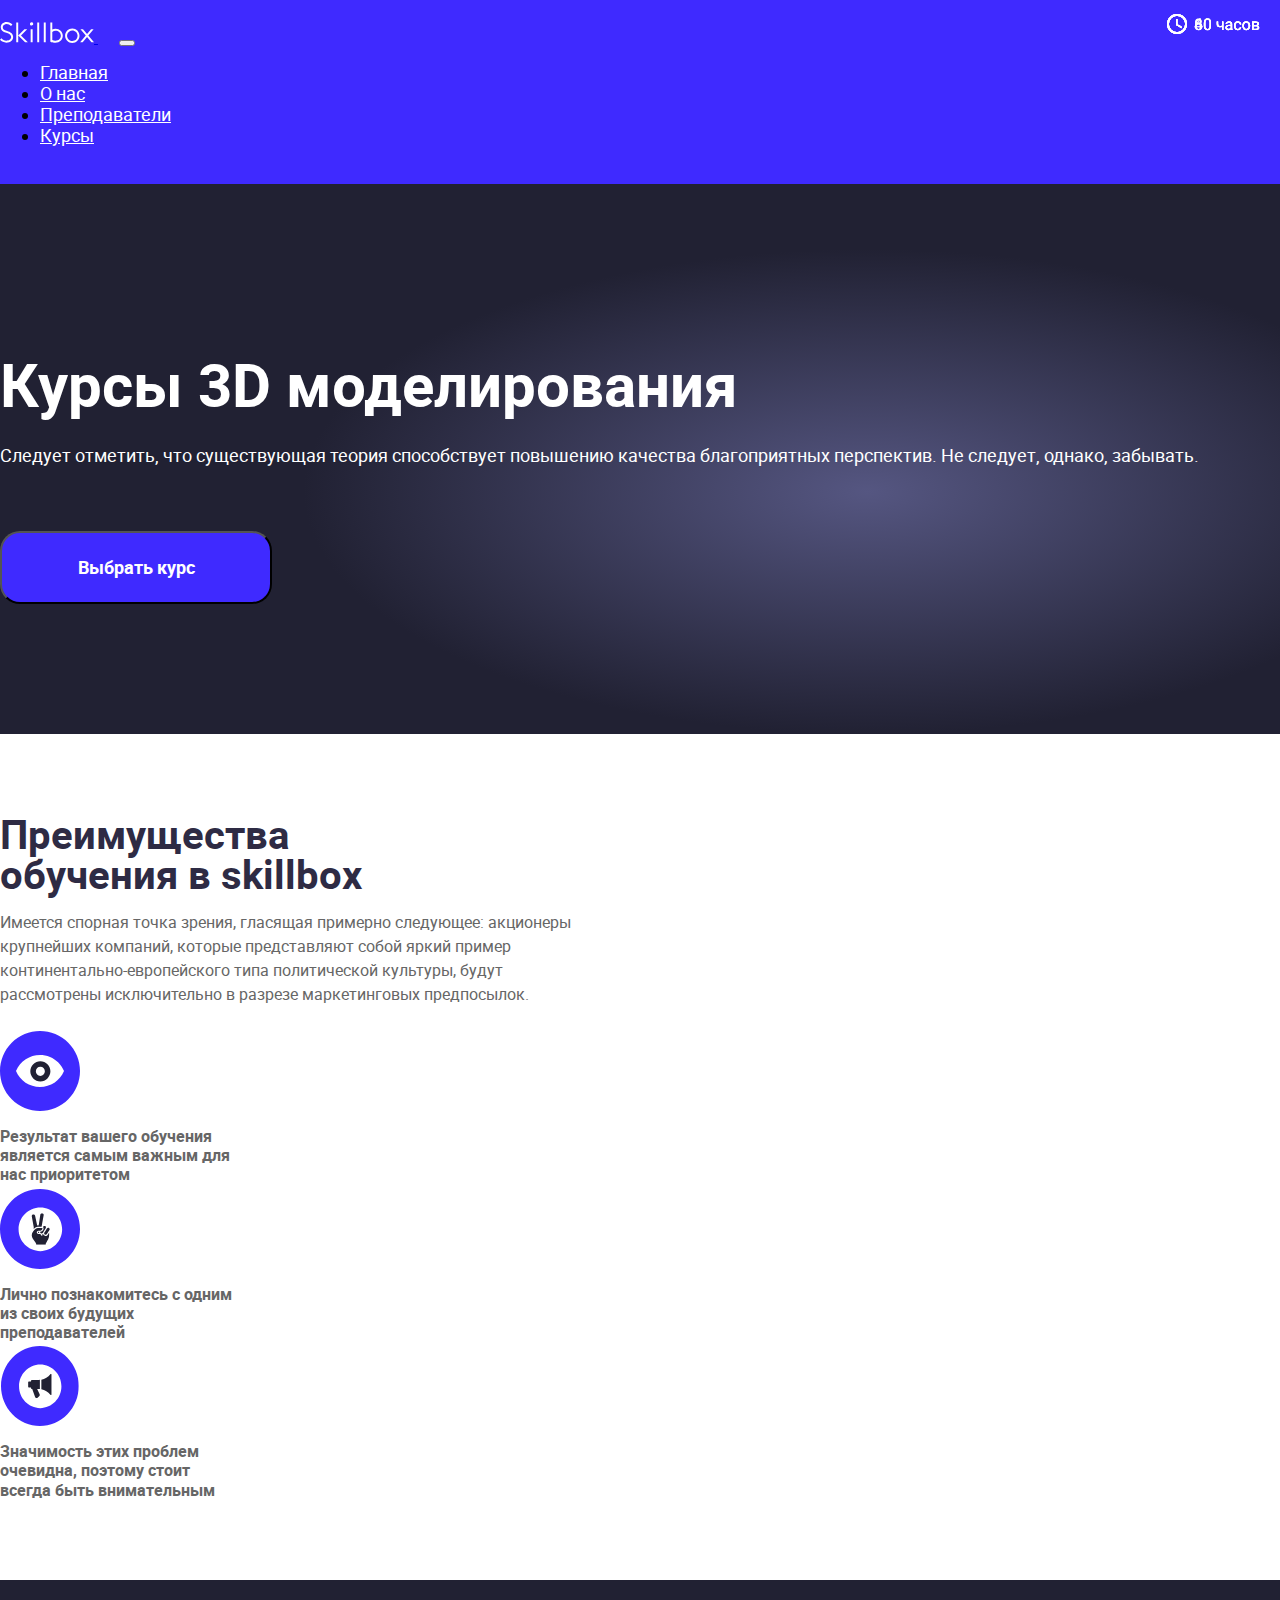
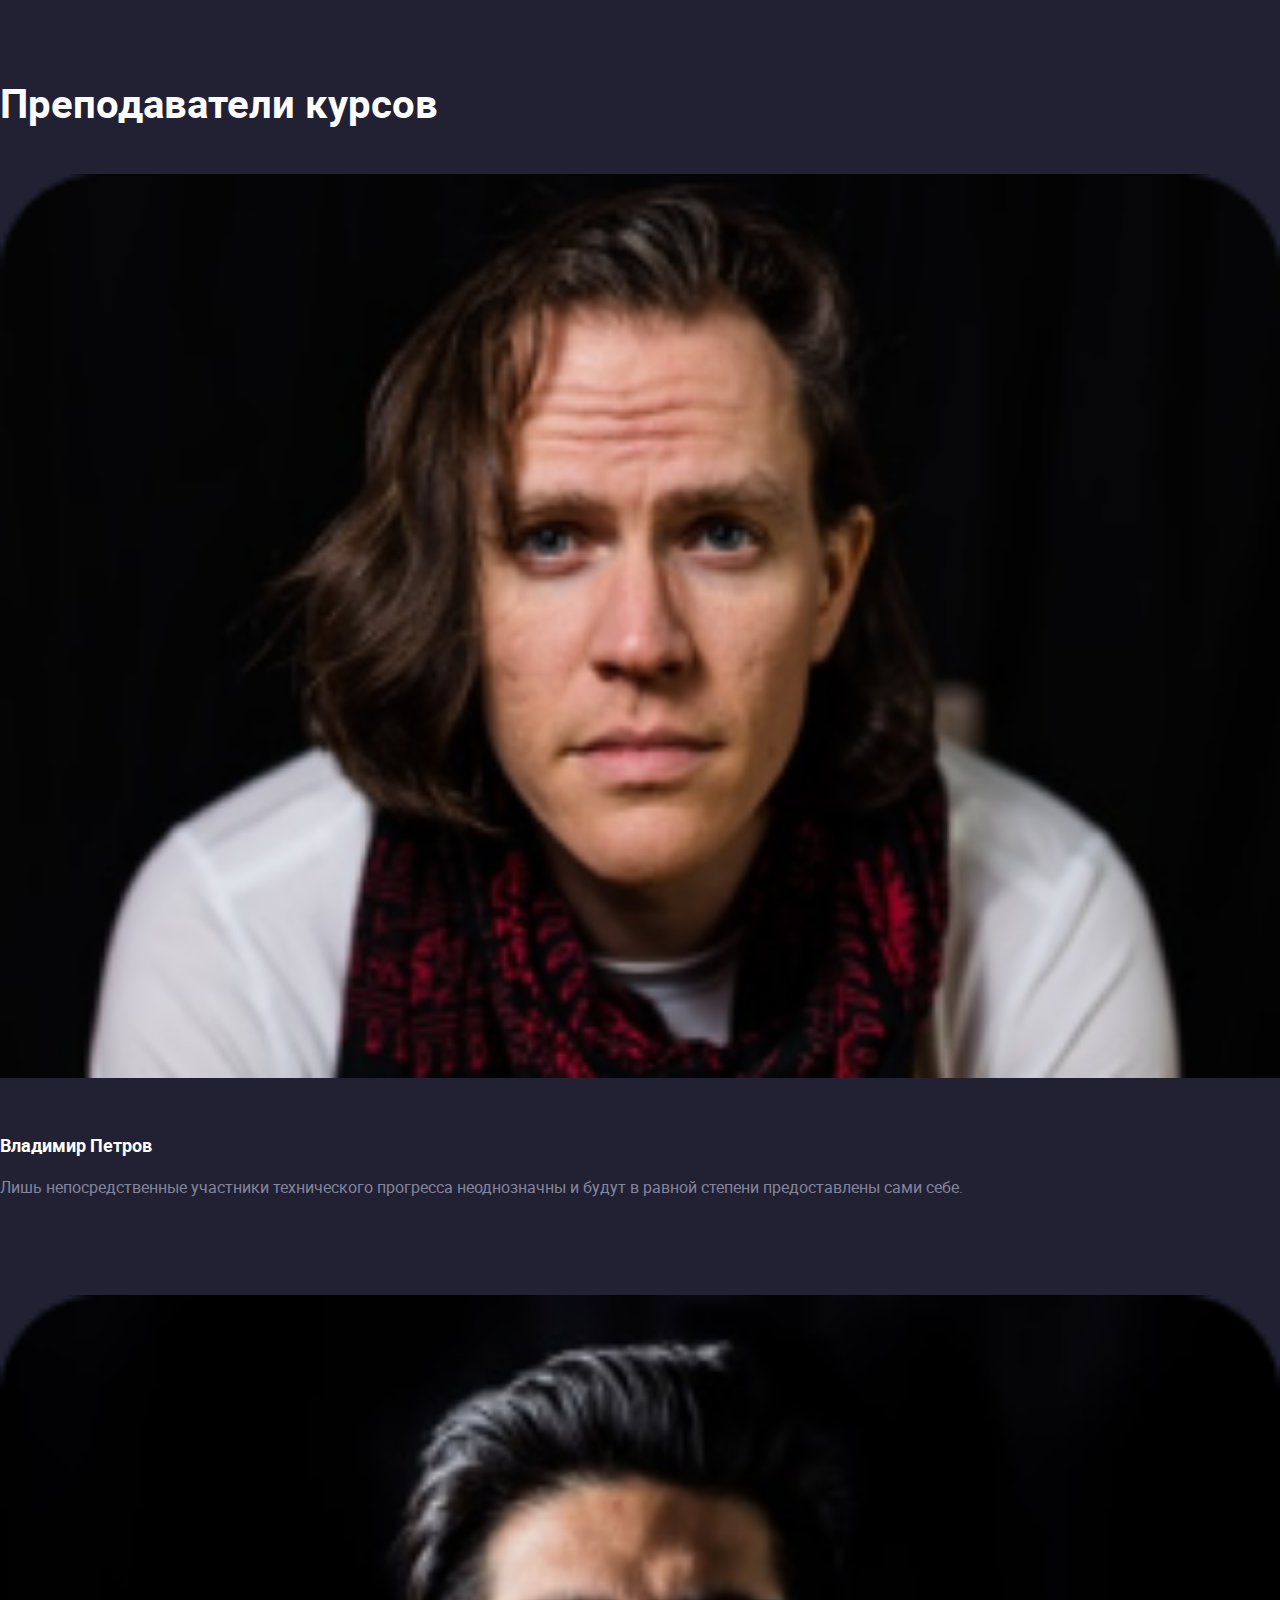
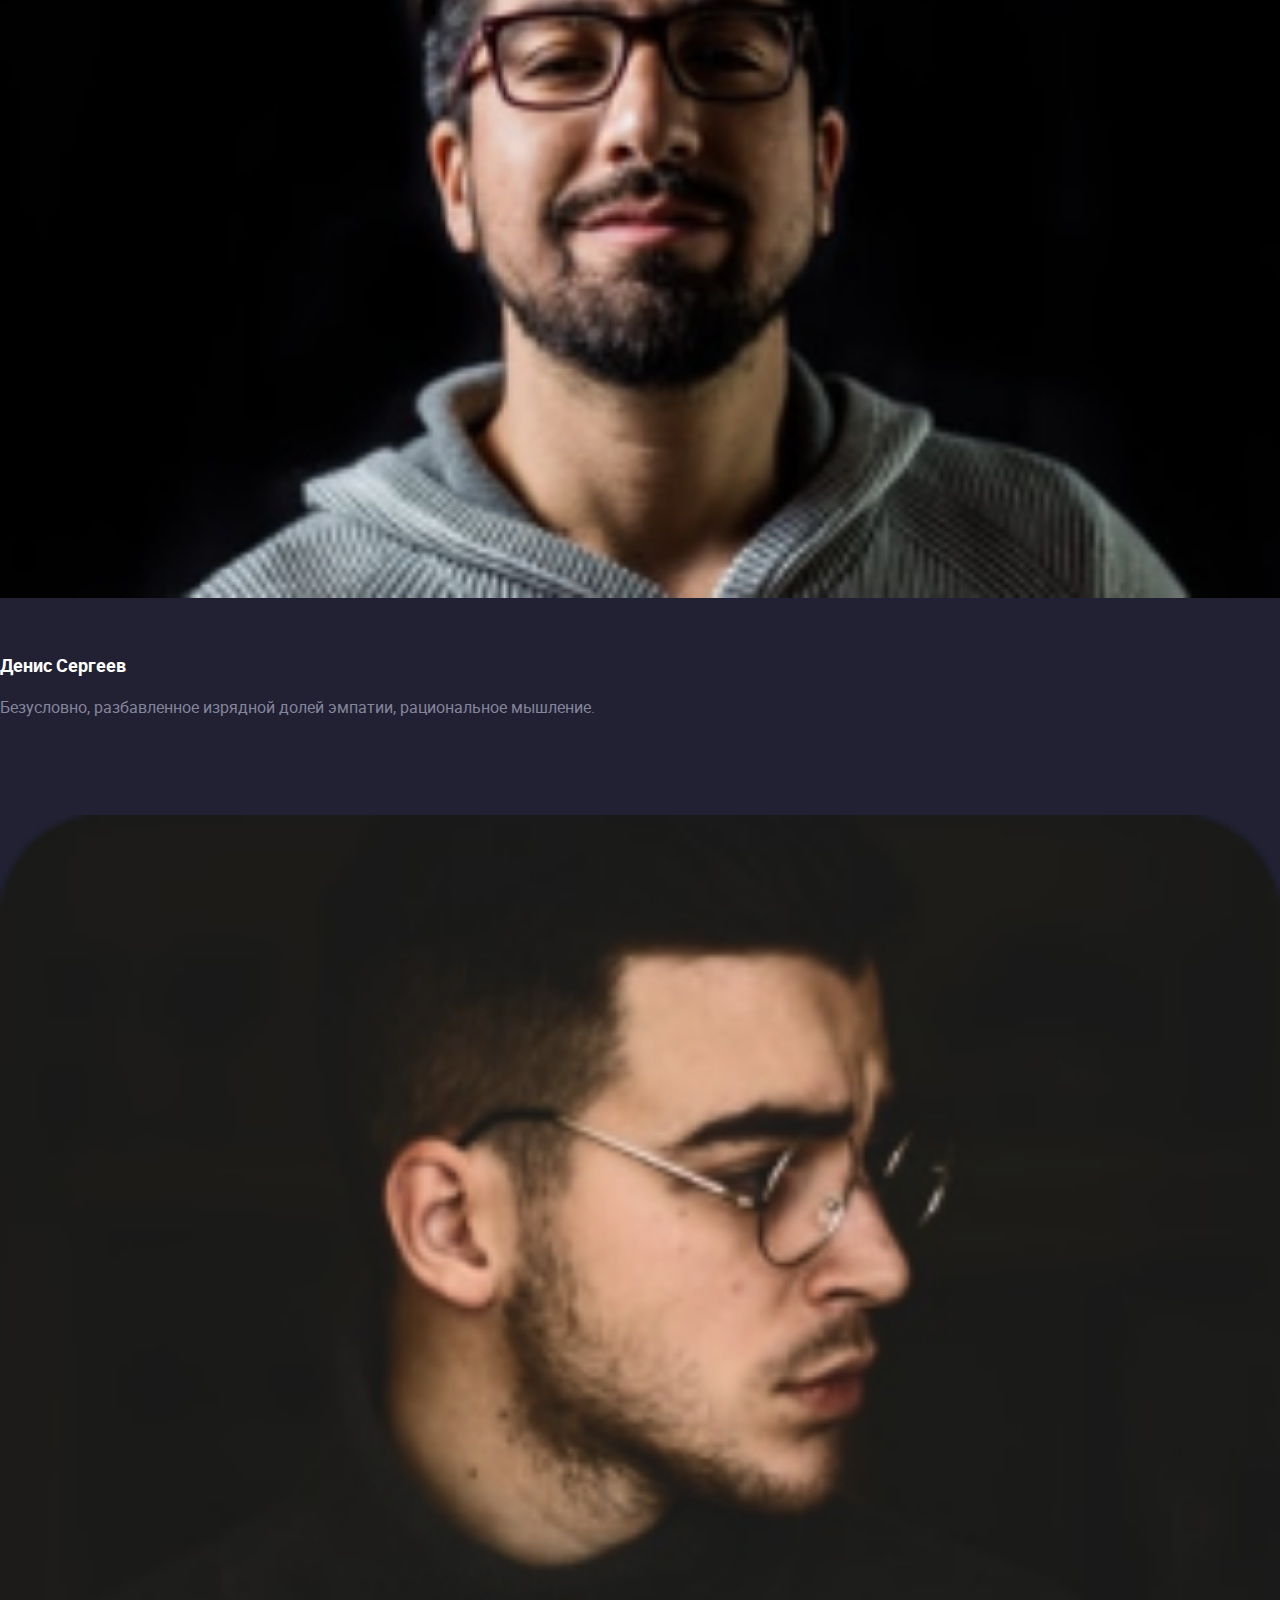
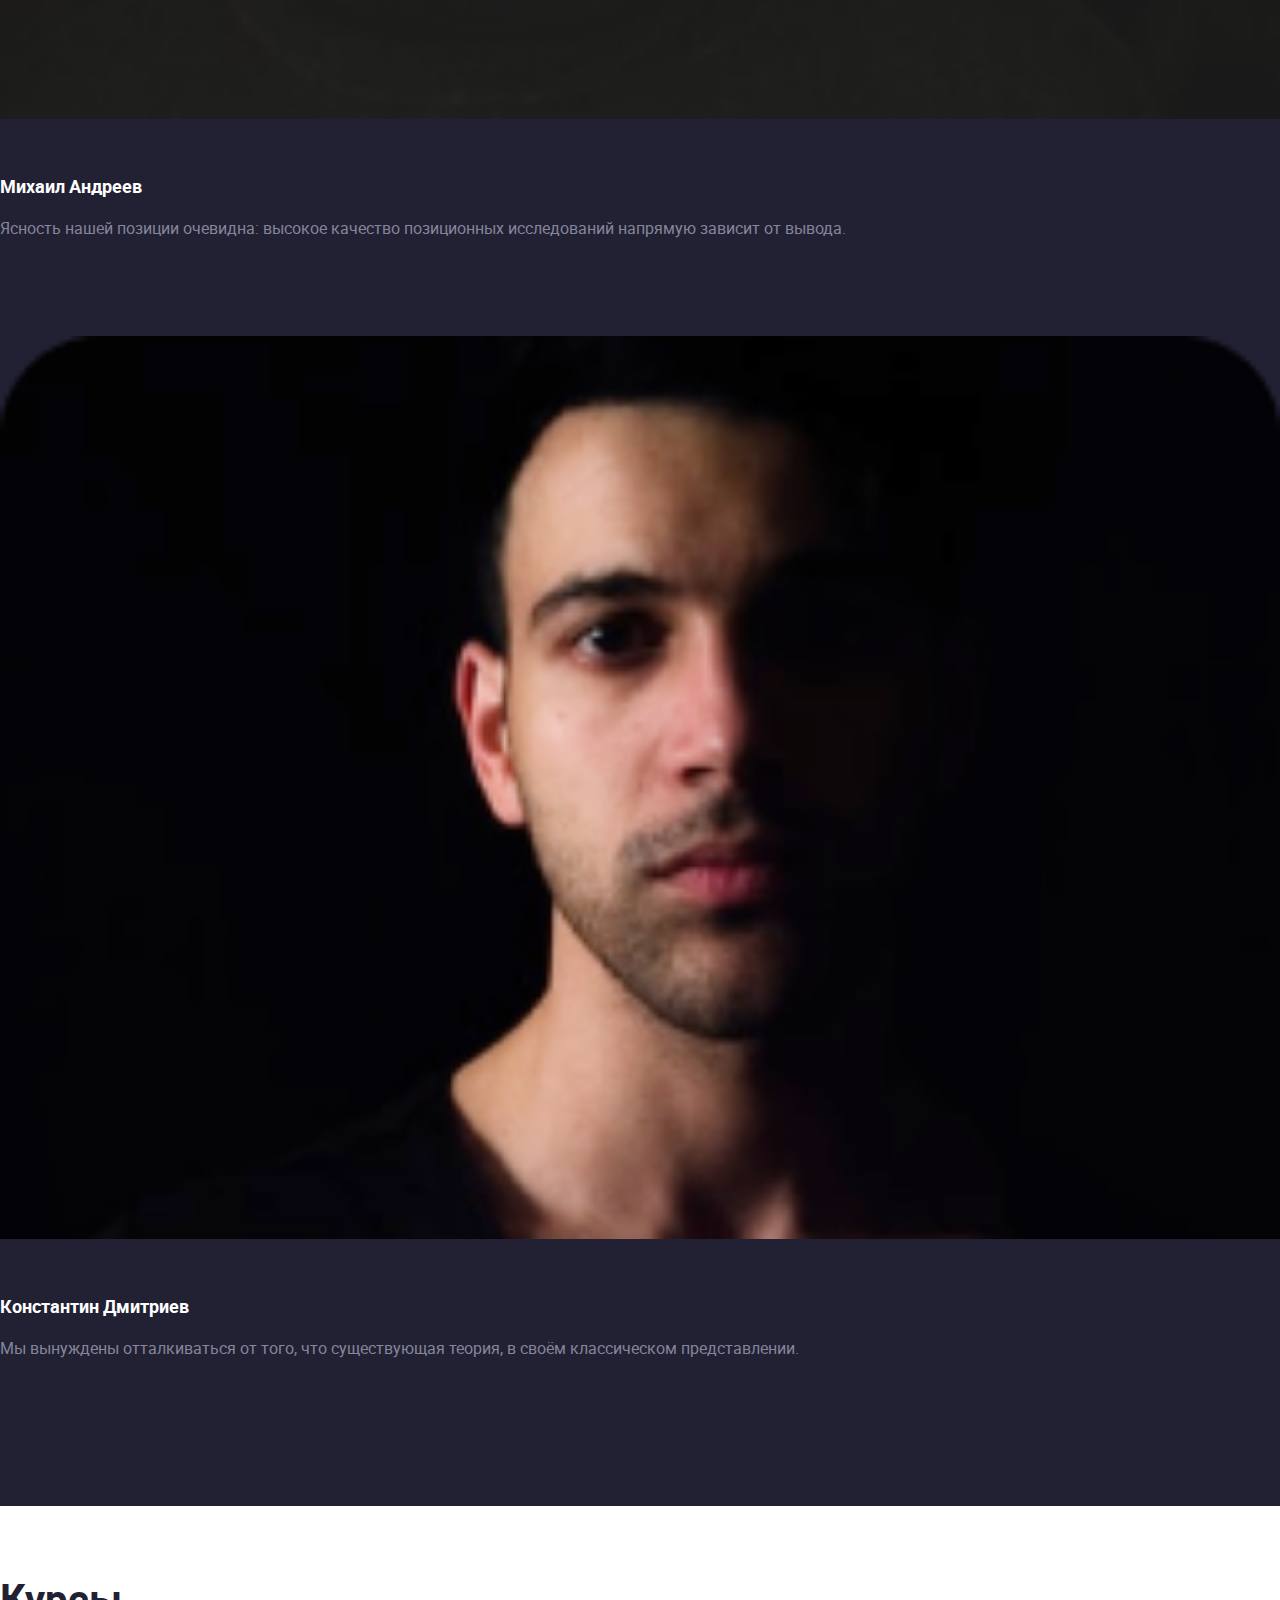
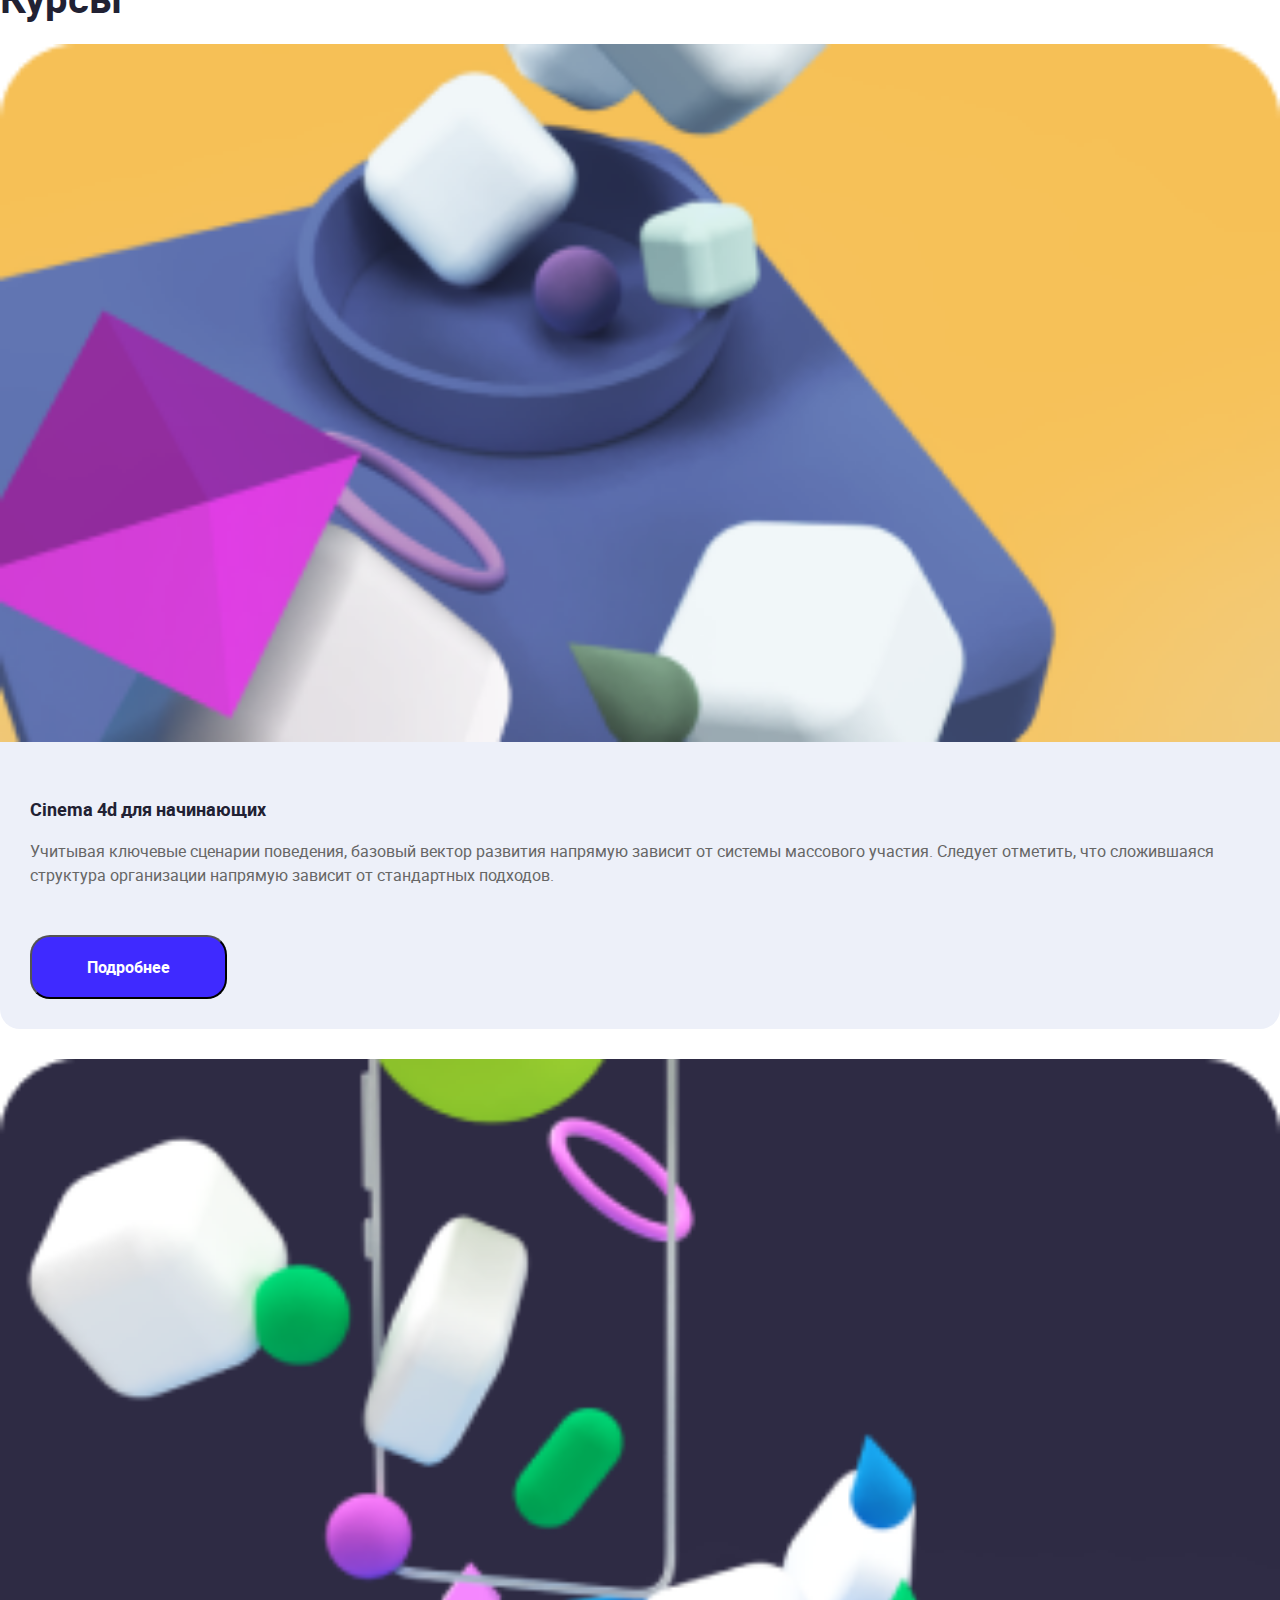
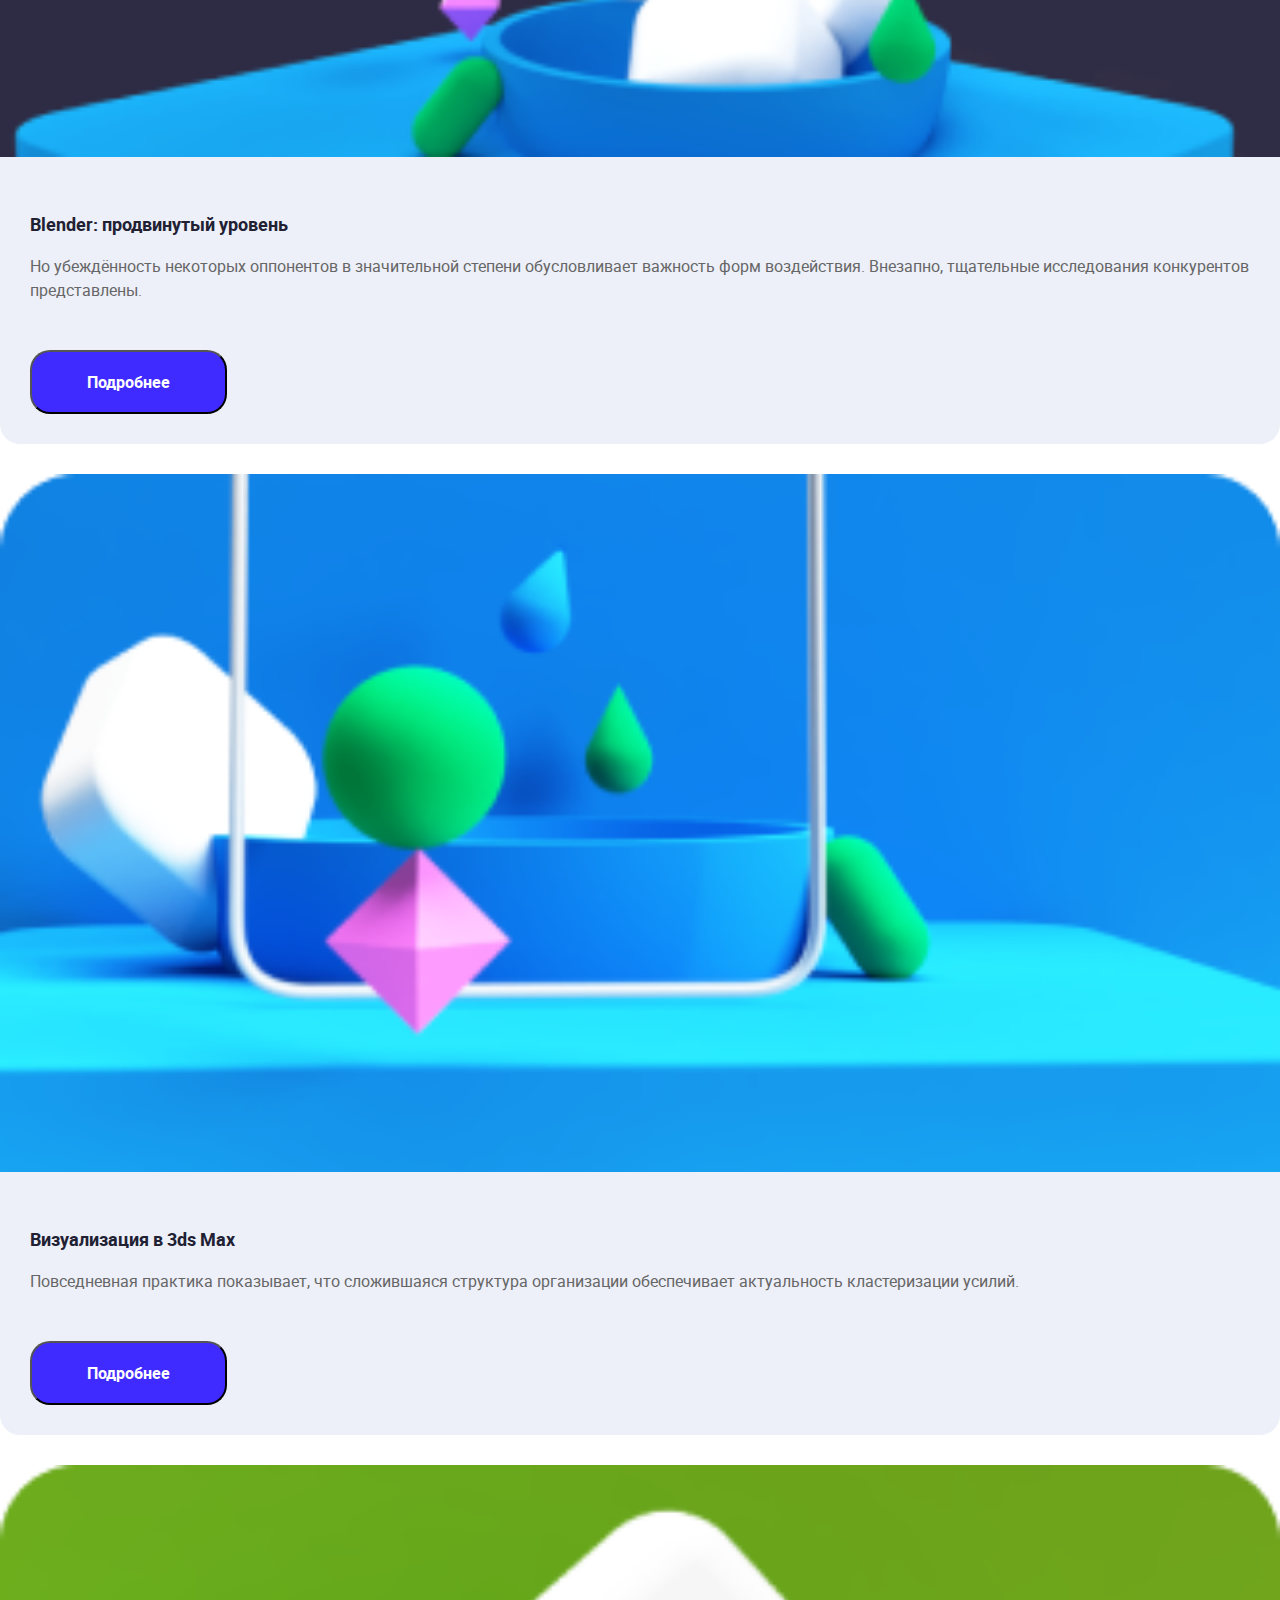
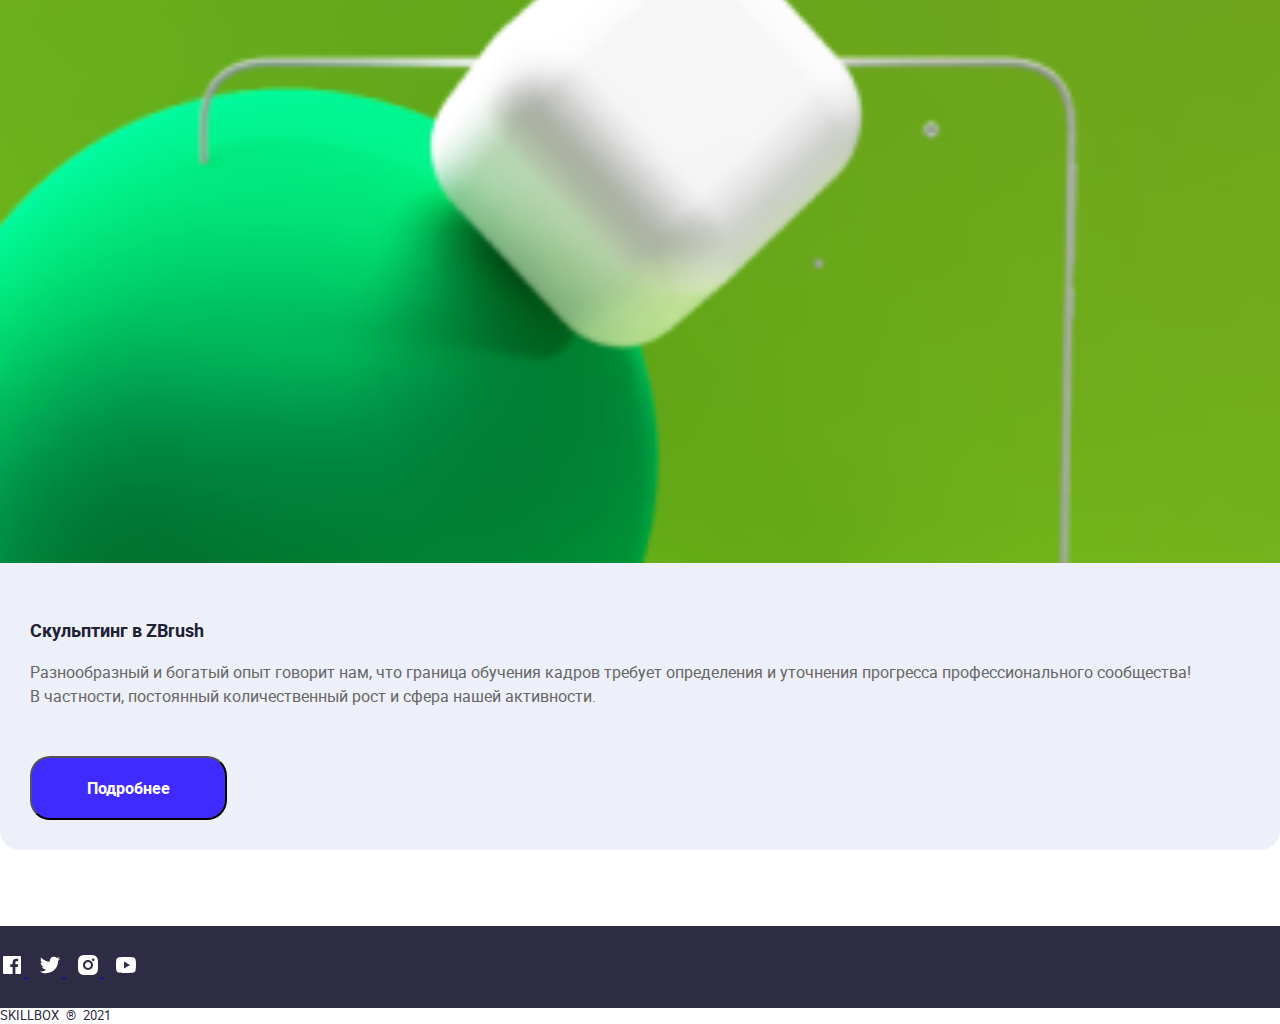
<file: 17_grid/index.html>
<!DOCTYPE html>
<html lang="ru">

<head>
  <meta charset="UTF-8">
  <meta http-equiv="X-UA-Compatible" content="IE=edge">
  <meta name="viewport" content="width=device-width, initial-scale=1.0">
  <title>Курсы Skillbox</title>
  <link rel="icon" href="favicon.ico" />
  <link rel="icon" href="img/favicon.svg" type="image/svg+xml" />
  <link rel="stylesheet" href="css/normalize.css" />
  <link rel="stylesheet" href="https://cdn.jsdelivr.net/npm/bootstrap@4.6.1/dist/css/bootstrap.min.css"
    integrity="sha384-zCbKRCUGaJDkqS1kPbPd7TveP5iyJE0EjAuZQTgFLD2ylzuqKfdKlfG/eSrtxUkn" crossorigin="anonymous">

  <link rel="stylesheet" href="css/style.css" />
</head>

<body>
  <header class="header">
    <nav class="navbar navbar-expand-sm justify-content-center navbar-dark bg-primary fixed-top">
      <div class="container row flex-md-row flex-sm-column flex-xs-row pl-md-0">
        <a class="navbar-brand col-3" href="#" aria-label="Логотип компании Skilbox">
          <svg class="nav-svg d-block" width="94" height="21" viewBox="0 0 94 21" fill="none"
            xmlns="http://www.w3.org/2000/svg">
            <path fill-rule="evenodd" clip-rule="evenodd"
              d="M13.123 14.968C13.123 18.266 10.506 20.658 6.348 20.658C5.15335 20.6242 3.97725 20.3539 2.88767 19.8628C1.79808 19.3717 0.816623 18.6696 0 17.797L1.39 16.255C2.692 17.498 4.223 18.706 6.32 18.706C8.65 18.706 11.161 17.396 11.161 15.042C11.161 13.087 9.613 11.812 6.359 10.807C2.651 9.67 0.77 8.128 0.77 5.227C0.768 2.356 3.188 0 6.64 0C9.217 0 10.83 1.102 12.399 2.51L11.032 4.033C9.656 2.81 8.345 1.981 6.736 1.981C4.74 1.98 2.77 3.272 2.77 5.13C2.77 6.814 3.734 7.887 7.14 8.933C10.26 9.897 13.123 11.391 13.123 14.966V14.968ZM29.948 1.898C29.948 2.802 30.678 3.536 31.579 3.536C32.012 3.536 32.427 3.363 32.733 3.056C32.9607 2.82686 33.1157 2.53556 33.1785 2.21867C33.2412 1.90178 33.209 1.5734 33.0859 1.27475C32.9627 0.976093 32.7541 0.720464 32.4862 0.539936C32.2183 0.359408 31.903 0.262022 31.58 0.26C30.679 0.26 29.949 0.993 29.949 1.898H29.948ZM50.328 19.676C50.328 19.676 51.538 20.663 55.572 20.663L55.57 20.662C59.552 20.662 62.784 17.74 62.784 13.747C62.784 9.755 59.554 6.844 55.572 6.844C54.442 6.814 53.322 7.044 52.294 7.517V0.599H50.328V19.676ZM65.087 13.767C65.087 17.761 68.313 21 72.294 21C76.275 21 79.503 17.762 79.504 13.768C79.504 9.774 76.276 6.536 72.295 6.536C68.315 6.536 65.087 9.773 65.087 13.767ZM91.433 20.337H94L88.324 13.553L93.617 7.191H91.065L87.045 12.023L83.004 7.191H80.437L85.768 13.561L80.132 20.337H82.683L87.047 15.092L91.433 20.337ZM72.313 8.49C71.2737 8.49068 70.2579 8.79991 69.3945 9.3785C68.531 9.95708 67.8588 10.779 67.463 11.74C67.0655 12.7023 66.9613 13.7606 67.1636 14.7819C67.3659 15.8032 67.8657 16.7419 68.6 17.48C69.3326 18.2162 70.2677 18.7179 71.2863 18.9213C72.3048 19.1246 73.3608 19.0204 74.32 18.622C75.2803 18.2216 76.1004 17.5458 76.6771 16.6798C77.2537 15.8138 77.5609 14.7964 77.56 13.756C77.56 10.848 75.21 8.49 72.312 8.49H72.313ZM55.583 8.823C54.4076 8.83931 53.2646 9.21055 52.304 9.888V18.033C53.3222 18.5296 54.451 18.7562 55.582 18.691C58.478 18.691 60.827 16.661 60.827 13.757C60.827 10.853 58.476 8.822 55.58 8.822H55.582L55.583 8.823ZM45.748 0.6H43.781V20.334H45.748V0.6ZM37.231 0.6H39.198V20.334H37.231V0.6ZM18.209 13.44L18.203 13.434L18.209 13.428V13.44ZM18.209 20.334V13.44L25.082 20.337H27.863L20.983 13.434L27.212 7.181H24.43L18.208 13.428V0.6H16.241V20.334H18.208H18.209ZM30.666 20.337H32.632V7.181H30.666V20.337Z"
              fill="white" />
          </svg>
        </a>
        <button class="navbar-toggler" type="button" data-toggle="collapse" data-target="#navbarsExampleDefault"
          aria-controls="navbarsExampleDefault" aria-expanded="false" aria-label="Меню навигации">
          <span class="navbar-toggler-icon"></span>
        </button>
        <div class="collapse navbar-collapse col-md-9 col-sm-12" id="navbarsExampleDefault">
          <ul class="nav navbar-nav ml-lg-auto">
            <li class="nav-item">
              <a class="nav-link" href="#" aria-label="Главная">Главная</a>
            </li>
            <li class="nav-item">
              <a class="nav-link" href="#" aria-label="О нас">О&nbsp;нас</a>
            </li>
            <li class="nav-item">
              <a class="nav-link" href="#" aria-label="Преподаватели">Преподаватели</a>
            </li>
            <li class="nav-item">
              <a class="nav-link" href="#" aria-label="Курсы">Курсы</a>
            </li>
          </ul>
        </div>
      </div>
    </nav>
  </header>
  <main class="main">
    <section class="hero wrapper">
      <div class="container">
        <div class="row">
          <div class="hero-content col-lg-5 col-md-6 col-sm-8">
            <h1 class="hero-title">Курсы 3D моделирования</h1>
            <p class="hero-descr">Следует отметить, что существующая теория способствует повышению качества
              благоприятных
              перспектив. Не следует, однако, забывать.</p>
            <button class="btn btn-primary" aria-label="Выбрать курс">Выбрать курс</button>
          </div>
          <div class="hero-bg col-lg-7 col-md-6 d-sm-none d-md-block d-xs-none">
            <picture>
              <source srcset="image/hero-tablet.svg" type="image/png" media="(max-width: 768px)">
              <img class="hero-img" src="image/hero-desktop.svg" alt="Декоротивное изображение" aria-hidden="true">
            </picture>
          </div>
        </div>
      </div>
    </section>
    <section class="about wrapper">
      <div class="container about-container">
        <div class="about-head row">
          <div class="about__head-image col-lg-2 col-md-4 col-sm-4 d-sm-flex d-xs-none align-items-md-center">
            <picture>
              <source srcset="image/about-576.png" type="image/png" media="(min-width: 510px)">
              <source srcset="image/about-768.png" type="image/png" media="(min-width: 768px)">
              <source srcset="image/about-desktop.png" type="image/png" media="(min-width: 992px)">
              <img class="about-image" src="image/about-desktop.png" alt="Декоротивное изображение" aria-hidden="true">
            </picture>
          </div>
          <div class="about__head-content col-lg-7 col-sm-8 col-xs-12">
            <h2 class="about-title">
              Преимущества обучения в&nbsp;skillbox
            </h2>
            <p class="about-descr">
              Имеется спорная точка зрения, гласящая примерно следующее: акционеры крупнейших компаний, которые
              представляют собой яркий пример континентально-европейского типа политической культуры, будут
              рассмотрены
              исключительно в&nbsp;разрезе маркетинговых предпосылок.
            </p>
          </div>
        </div>
        <div class="about__botton-content">
          <div class="row">
            <div class="about__bottom-first__content d-flex flex-lg-row flex-sm-column align-items-center col-sm-4">
              <div class="about__bottom-first__svg flex-shrink-0 img-fluid"></div>
              <p class="about__bottom-descr">Результат вашего обучения является самым важным для нас приоритетом</p>
            </div>
            <div class="about__bottom-second__content d-flex flex-lg-row flex-sm-column align-items-center col-sm-4">
              <div class="about__bottom-second__svg flex-shrink-0 img-fluid"></div>
              <p class="about__bottom-descr">Лично познакомитесь с&nbsp;одним из&nbsp;своих будущих преподавателей
              </p>
            </div>
            <div class="about__bottom-third__content d-flex flex-lg-row flex-sm-column align-items-center col-sm-4">
              <div class="about__bottom-third__svg flex-shrink-0 img-fluid"></div>
              <p class="about__bottom-descr">Значимость этих проблем очевидна, поэтому стоит всегда быть
                внимательным
              </p>
            </div>
          </div>
        </div>
      </div>
    </section>
    <section class="teachers wrapper">
      <div class="container teachers-container">
        <h2 class="teachers__title">Преподаватели курсов</h2>
        <div class="row">
          <div class="teachers-card card col-xl-3 col-sm-6 border-0">
            <picture>
              <source srcset="image/petrov-320.png" type="image/png" media="(max-width: 509px)">
              <source srcset="image/petrov-576.png" type="image/png" media="(max-width: 767px)">
              <source srcset="image/petrov-768.png" type="image/png" media="(max-width: 1200px)">
              <img src="image/petrov-desktop.png" class="teacher-img" alt="Владимир Петров">
            </picture>
            <div class="teachers-card__body card-body d-flex flex-column">
              <h4 class="teacher-name card-title">Владимир Петров</h4>
              <p class="teacher-descr card-text">
                Лишь непосредственные участники технического прогресса неоднозначны и&nbsp;будут в&nbsp;равной степени
                предоставлены сами себе.
              </p>
            </div>
          </div>

          <div class="teachers-card card col-xl-3 col-sm-6 border-0">
            <picture>
              <source srcset="image/sergeev-320.png" type="image/png" media="(max-width: 509px)">
              <source srcset="image/sergeev-576.png" type="image/png" media="(max-width: 767px)">
              <source srcset="image/sergeev-768.png" type="image/png" media="(max-width: 1200px)">
              <img src="image/sergeev-desktop.png" class="teacher-col__item" alt="Денис Сергеев">
            </picture>
            <div class="teachers-card__body card-body d-flex flex-column">
              <h4 class="teacher-name card-title">Денис Сергеев</h4>
              <p class="teacher-descr card-text">
                Безусловно, разбавленное изрядной долей эмпатии, рациональное мышление.
              </p>
            </div>
          </div>

          <div class="teachers-card card col-xl-3 col-sm-6 border-0">
            <picture>
              <source srcset="image/andreev-320.png" type="image/png" media="(max-width: 509px)">
              <source srcset="image/andreev-576.png" type="image/png" media="(max-width: 767px)">
              <source srcset="image/andreev-768.png" type="image/png" media="(max-width: 1200px)">
              <img src="image/andreev-desktop.png" class="teacher-col__item" alt="Михаил Андреев">
            </picture>
            <div class="teachers-card__body card-body d-flex flex-column">
              <h4 class="teacher-name card-title">Михаил Андреев</h4>
              <p class="teacher-descr card-text">
                Ясность нашей позиции очевидна: высокое качество позиционных исследований напрямую зависит
                от&nbsp;вывода.
              </p>
            </div>
          </div>

          <div class="teachers-card card col-xl-3 col-sm-6 border-0">
            <picture>
              <source srcset="image/dmitriev-320.png" type="image/png" media="(max-width: 509px)">
              <source srcset="image/dmitiev-576.png" type="image/png" media="(max-width: 767px)">
              <source srcset="image/dmitriev-768.png" type="image/png" media="(max-width: 1200px)">
              <img src="image/dmitriev-desktop.png" class="teacher-col__item" alt="Константин Дмитриев">
            </picture>
            <div class="teachers-card__body card-body d-flex flex-column">
              <h4 class="teacher-name card-title">Константин Дмитриев</h4>
              <p class="teacher-descr card-text">
                Мы&nbsp;вынуждены отталкиваться от&nbsp;того, что существующая теория, в&nbsp;своём классическом
                представлении.
              </p>
            </div>
          </div>
        </div>
      </div>
    </section>
    <section class="courses wrapper">
      <div class="container">
        <h2 class="courses__title">Курсы</h2>
        <div class="row">
          <div class="card courses-card border-0 col-sm-6 ">
            <picture>
              <source srcset="image/courses-768-1.png" type="image/png" media="(min-width: 768px)">
              <source srcset="image/courses-576-1.png" type="image/png" media="(min-width: 576px)">
              <source srcset="image/courses-320-1.png" type="image/png" media="(min-width: 320px)">
              <img class="courses-img__top1 card-img-top" src="image/courses-desktop1.png" alt="Изображение">
            </picture>
            <img class="courses-time__img1" src="image/time40.png" alt="Курс на 40 часов">
            <div class="courses-card__body card-body courses-content d-flex flex-column">
              <h4 class="courses-name card-title">Cinema 4d&nbsp;для начинающих</h4>
              <p class="courses-descr card-text">
                Учитывая ключевые сценарии поведения, базовый вектор развития напрямую зависит от&nbsp;системы
                массового участия. Следует отметить, что сложившаяся структура организации напрямую зависит
                от&nbsp;стандартных подходов.
              </p>
              <button type="button" class="courses-btn btn-block btn-primary" aria-label="Подробнее">Подробнее</button>
            </div>
          </div>
          <div class="card courses-card border-0 col-sm-6">
            <picture>
              <source srcset="image/courses-768-2.png" type="image/png" media="(min-width: 768px)">
              <source srcset="image/courses-576-2.png" type="image/png" media="(min-width: 576px)">
              <source srcset="image/courses-320-2.png" type="image/png" media="(min-width: 320px)">
              <img class="courses-img__top2" src="image/courses-desktop2.png" alt="Изображение">
            </picture>
            <img class="courses-time__img2" src="image/time60.png" alt="Курс на 60 часов">
            <div class="courses-card__body card-body courses-content d-flex flex-column">
              <h4 class="courses-name card-title">Blender: продвинутый уровень</h4>
              <p class="courses-descr card-text">
                Но&nbsp;убеждённость некоторых оппонентов в&nbsp;значительной степени обусловливает важность форм
                воздействия. Внезапно, тщательные исследования конкурентов представлены.
              </p>
              <button type="button" class="courses-btn align-self-end btn-block btn-primary" aria-label="Подробнее">Подробнее</button>
            </div>
          </div>
          <div class="card courses-card border-0 col-sm-6">
            <picture>
              <source srcset="image/courses-768-3.png" type="image/png" media="(min-width: 768px)">
              <source srcset="image/courses-576-3.png" type="image/png" media="(min-width: 576px)">
              <source srcset="image/courses-320-3.png" type="image/png" media="(min-width: 320px)">
              <img class="courses-img__top3" src="image/courses-desktop3.png" alt="Изображение">
            </picture>
            <img class="courses-time__img3" src="image/time60.png" alt="Курс на 60 часов">
            <div class="courses-card__body card-body courses-content d-flex flex-column">
              <h4 class="courses-name card-title">Визуализация в 3ds Max</h4>
              <p class="courses-descr card-text">
                Повседневная практика показывает, что сложившаяся структура организации обеспечивает актуальность
                кластеризации усилий.
              </p>
              <button type="button" class="courses-btn btn-block btn-primary" aria-label="Подробнее">Подробнее</button>
            </div>
          </div>
          <div class="card courses-card border-0 col-sm-6">
            <picture>
              <source srcset="image/courses-768-4.png" type="image/png" media="(min-width: 768px)">
              <source srcset="image/courses-576-4.png" type="image/png" media="(min-width: 576px)">
              <source srcset="image/courses-320-4.png" type="image/png" media="(min-width: 320px)">
              <img class="courses-img__top4" src="image/courses-desktop4.png" alt="Изображение">
            </picture>
            <img class="courses-time__img4" src="image/time80.png" alt="Курс на 80 часов">
            <div class="courses-card__body card-body courses-content d-flex flex-column">
              <h4 class="courses-name card-title">Скульптинг в&nbsp;ZBrush</h4>
              <p class="courses-descr card-text">
                Разнообразный и&nbsp;богатый опыт говорит нам, что граница обучения кадров требует определения
                и&nbsp;уточнения прогресса профессионального сообщества! В&nbsp;частности, постоянный количественный
                рост и&nbsp;сфера нашей активности.
              </p>
              <button type="button" class="courses-btn align-self-end btn-block btn-primary" aria-label="Подробнее">Подробнее</button>
            </div>
          </div>
        </div>
      </div>
    </section>
  </main>
  <footer class="footer">
    <div class="card footer-card">
      <div class="footer-card__body card-body bg-dark d-flex justify-content-center">
        <a href="#!" class="footer-card__link card-link" aria-label="Фейсбук">
          <svg class="hvr-push" width="24" height="24" viewBox="0 0 24 24" fill="none"
            xmlns="http://www.w3.org/2000/svg">
            <path
              d="M15.402 21V14.034H17.735L18.084 11.326H15.402V9.598C15.402 8.814 15.62 8.279 16.744 8.279H18.178V5.857C17.4838 5.78334 16.7861 5.74762 16.088 5.75C14.021 5.75 12.606 7.012 12.606 9.33V11.326H10.268V14.034H12.606V21H4C3.73478 21 3.48043 20.8946 3.29289 20.7071C3.10536 20.5196 3 20.2652 3 20V4C3 3.73478 3.10536 3.48043 3.29289 3.29289C3.48043 3.10536 3.73478 3 4 3H20C20.2652 3 20.5196 3.10536 20.7071 3.29289C20.8946 3.48043 21 3.73478 21 4V20C21 20.2652 20.8946 20.5196 20.7071 20.7071C20.5196 20.8946 20.2652 21 20 21H15.402Z"
              fill="white" />
          </svg>
        </a>
        <a href="#!" class="footer-card__link card-link" aria-label="Твиттер">
          <svg class="hvr-push" width="24" height="24" viewBox="0 0 24 24" fill="none"
            xmlns="http://www.w3.org/2000/svg">
            <path
              d="M22.1621 5.65593C21.3986 5.99362 20.589 6.2154 19.7601 6.31393C20.6338 5.79136 21.2878 4.96894 21.6001 3.99993C20.7801 4.48793 19.8811 4.82993 18.9441 5.01493C18.3147 4.34151 17.4804 3.89489 16.571 3.74451C15.6616 3.59413 14.728 3.74842 13.9153 4.18338C13.1026 4.61834 12.4564 5.30961 12.0772 6.14972C11.6979 6.98983 11.6068 7.93171 11.8181 8.82893C10.1552 8.74558 8.52838 8.31345 7.04334 7.56059C5.55829 6.80773 4.24818 5.75097 3.19805 4.45893C2.82634 5.09738 2.63101 5.82315 2.63205 6.56193C2.63205 8.01193 3.37005 9.29293 4.49205 10.0429C3.82806 10.022 3.17869 9.84271 2.59805 9.51993V9.57193C2.59825 10.5376 2.93242 11.4735 3.5439 12.221C4.15538 12.9684 5.00653 13.4814 5.95305 13.6729C5.33667 13.84 4.69036 13.8646 4.06305 13.7449C4.32992 14.5762 4.85006 15.3031 5.55064 15.824C6.25123 16.3449 7.09718 16.6337 7.97005 16.6499C7.10253 17.3313 6.10923 17.8349 5.04693 18.1321C3.98464 18.4293 2.87418 18.5142 1.77905 18.3819C3.69075 19.6114 5.91615 20.264 8.18905 20.2619C15.8821 20.2619 20.0891 13.8889 20.0891 8.36193C20.0891 8.18193 20.0841 7.99993 20.0761 7.82193C20.8949 7.23009 21.6017 6.49695 22.1631 5.65693L22.1621 5.65593Z"
              fill="white" />
          </svg>
        </a>
        <a href="#!" class="footer-card__link card-link" aria-label="Инстаграм">
          <svg class="hvr-push" width="24" height="24" viewBox="0 0 24 24" fill="none"
            xmlns="http://www.w3.org/2000/svg">
            <path
              d="M12 2C14.717 2 15.056 2.01 16.122 2.06C17.187 2.11 17.912 2.277 18.55 2.525C19.21 2.779 19.766 3.123 20.322 3.678C20.8305 4.1779 21.224 4.78259 21.475 5.45C21.722 6.087 21.89 6.813 21.94 7.878C21.987 8.944 22 9.283 22 12C22 14.717 21.99 15.056 21.94 16.122C21.89 17.187 21.722 17.912 21.475 18.55C21.2247 19.2178 20.8311 19.8226 20.322 20.322C19.822 20.8303 19.2173 21.2238 18.55 21.475C17.913 21.722 17.187 21.89 16.122 21.94C15.056 21.987 14.717 22 12 22C9.283 22 8.944 21.99 7.878 21.94C6.813 21.89 6.088 21.722 5.45 21.475C4.78233 21.2245 4.17753 20.8309 3.678 20.322C3.16941 19.8222 2.77593 19.2175 2.525 18.55C2.277 17.913 2.11 17.187 2.06 16.122C2.013 15.056 2 14.717 2 12C2 9.283 2.01 8.944 2.06 7.878C2.11 6.812 2.277 6.088 2.525 5.45C2.77524 4.78218 3.1688 4.17732 3.678 3.678C4.17767 3.16923 4.78243 2.77573 5.45 2.525C6.088 2.277 6.812 2.11 7.878 2.06C8.944 2.013 9.283 2 12 2ZM12 7C10.6739 7 9.40215 7.52678 8.46447 8.46447C7.52678 9.40215 7 10.6739 7 12C7 13.3261 7.52678 14.5979 8.46447 15.5355C9.40215 16.4732 10.6739 17 12 17C13.3261 17 14.5979 16.4732 15.5355 15.5355C16.4732 14.5979 17 13.3261 17 12C17 10.6739 16.4732 9.40215 15.5355 8.46447C14.5979 7.52678 13.3261 7 12 7ZM18.5 6.75C18.5 6.41848 18.3683 6.10054 18.1339 5.86612C17.8995 5.6317 17.5815 5.5 17.25 5.5C16.9185 5.5 16.6005 5.6317 16.3661 5.86612C16.1317 6.10054 16 6.41848 16 6.75C16 7.08152 16.1317 7.39946 16.3661 7.63388C16.6005 7.8683 16.9185 8 17.25 8C17.5815 8 17.8995 7.8683 18.1339 7.63388C18.3683 7.39946 18.5 7.08152 18.5 6.75ZM12 9C12.7956 9 13.5587 9.31607 14.1213 9.87868C14.6839 10.4413 15 11.2044 15 12C15 12.7956 14.6839 13.5587 14.1213 14.1213C13.5587 14.6839 12.7956 15 12 15C11.2044 15 10.4413 14.6839 9.87868 14.1213C9.31607 13.5587 9 12.7956 9 12C9 11.2044 9.31607 10.4413 9.87868 9.87868C10.4413 9.31607 11.2044 9 12 9Z"
              fill="white" />
          </svg>
        </a>
        <a href="#!" class="footer-card__link card-link" aria-label="Ютубе">
          <svg class="hvr-push" width="24" height="24" viewBox="0 0 24 24" fill="none"
            xmlns="http://www.w3.org/2000/svg">
            <path
              d="M21.543 6.498C22 8.28 22 12 22 12C22 12 22 15.72 21.543 17.502C21.289 18.487 20.546 19.262 19.605 19.524C17.896 20 12 20 12 20C12 20 6.107 20 4.395 19.524C3.45 19.258 2.708 18.484 2.457 17.502C2 15.72 2 12 2 12C2 12 2 8.28 2.457 6.498C2.711 5.513 3.454 4.738 4.395 4.476C6.107 4 12 4 12 4C12 4 17.896 4 19.605 4.476C20.55 4.742 21.292 5.516 21.543 6.498ZM10 15.5L16 12L10 8.5V15.5Z"
              fill="white" />
          </svg>
        </a>
      </div>
      <div class="footer-card__footer card-footer d-flex justify-content-center">
        SKILLBOX <span class="footer__card-text__primary text-primary">®</span> 2021
      </div>
    </div>
  </footer>
  <script src="https://cdn.jsdelivr.net/npm/jquery@3.5.1/dist/jquery.slim.min.js"
    integrity="sha384-DfXdz2htPH0lsSSs5nCTpuj/zy4C+OGpamoFVy38MVBnE+IbbVYUew+OrCXaRkfj"
    crossorigin="anonymous"></script>
  <script src="https://cdn.jsdelivr.net/npm/bootstrap@4.6.1/dist/js/bootstrap.bundle.min.js"
    integrity="sha384-fQybjgWLrvvRgtW6bFlB7jaZrFsaBXjsOMm/tB9LTS58ONXgqbR9W8oWht/amnpF"
    crossorigin="anonymous"></script>
  <script src="js/script.js"></script>
</body>

</html>
</file>
<file: 08_layout-stylization/css/style.css>
/* This stylesheet generated by Transfonter (https://transfonter.org) on July 28, 2017 6:23 PM */

@font-face {
  font-family: 'Muller';
  src: url('../fonts/MullerBold.woff2') format('woff2'),
      url('../fonts/MullerBold.woff') format('woff');
  font-weight: bold;
  font-style: normal;
  font-display: swap;
}


@font-face {
  font-family: 'Muller';
  src: url('../fonts/MullerLight.woff2') format('woff2'),
      url('../fonts/MullerLight.woff') format('woff');
  font-weight: 300;
  font-style: normal;
  font-display: swap;
}

@font-face {
  font-family: 'Muller';
  src: url('../fonts/MullerMedium.woff2') format('woff2'),
      url('../fonts/MullerMedium.woff') format('woff');
  font-weight: 500;
  font-style: normal;
  font-display: swap;
}

@font-face {
  font-family: 'Muller';
  src: url('../fonts/MullerRegular.woff2') format('woff2'),
      url('../fonts/MullerRegular.woff') format('woff');
  font-weight: normal;
  font-style: normal;
  font-display: swap;
}

html {
  box-sizing: border-box;
}

*,
*::before,
*::after {
  box-sizing: inherit;
}

a {
  color: inherit;
  text-decoration: none;
}

.../img {
  max-width: 100%;
}

body {
  width: 1200px;
  font-family: Arial, Verdana, sans-serif;
  background: #F1F1F1;
  /* border: 1px solid black; */
  margin: auto;

}

/* global */
.list-reset {
  margin: 0;
  padding: 0;
  list-style: none;
}
h1, h2 {
  font-weight: normal;
  font-size: 40px;
  line-height: 40px;
  color: #333333;
}

.btn-reset {
  padding: 0;
  border: none;
  background-color: transparent;
  cursor: pointer;
}

.flex {
  display: flex;
}

.container {
  font-family: Muller, sans-serif;
  font-style: normal;
  padding-left: 0px;
  padding-right: 0px;
  margin-bottom: 70px;
}


.header-top {
  margin-top: 30px;
  margin-bottom: 30px;
}

.header-container {
  align-items: center;
}

.header-logo {
  margin-right: auto;
}

.header-phone {
  font-weight: 500;
  font-size: 20px;
  line-height: 20px;
  color: #666666;
  margin-left: 40px;
}

.header-phone:hover, .header-phone:focus {
  font-weight: 500;
  font-size: 20px;
  line-height: 20px;
  color: #CC9933;
}

.header-phone:active {
  font-weight: 500;
  font-size: 20px;
  line-height: 20px;
  color: #A47312;
}

.header-svg {
  margin-right: 7px;

}

.account {
  font-weight: normal;
  font-size: 16px;
  line-height: 16px;
  color: #CC9933;
}

.account:hover {
  color: #E9C479;
}

.account:focus {
  color: #CC9933;
  border: 1px solid #CC9933;
}

.account:active {
  color: #A47312;
}

.header-nav {
  margin-top: 30px;
  margin-right: auto;
  margin-bottom: 30px;
  min-height: 70px;
  background: #FFFFFF;
  border-radius: 15px;
  align-items: center;
  font-weight: normal;
  font-size: 16px;
  line-height: 16px;
  color: #666666;
}


.header-list {
  justify-content: space-around;
  margin-right: 56px;
  max-width: 743px;
  /* padding-left: 45px; */

}

.header-list-item {
  margin-top: 27px;
  margin-bottom: 27px;
  margin-left: 45px;
}



.btn {
  padding: 13px 19px;
  border-radius: 10px;
  font-weight: normal;
  font-size: 16px;
  line-height: 16px;
  color: #CC9933;
  border: 1px solid #CC9933;
  text-align: center;



}

.btn_menu {
  width: 426px;
  margin-top: 14px;
  margin-bottom: 14px;
  padding-right: 45px;
  align-items: center;
}

.btn-vector {
  /* margin-left: 11px; */
  margin-right: 57px;

}

.btn_want-tour {
  width: 107px;
  min-height: 42px;
  margin-right: 40px;
}

.btn:hover, .btn:focus {
  background: #CC9933;
  color: #FFFFFF;
}

btn:active {
  background: #A47312;
  color: #FFFFFF;
}

.btn_back-call {
  width: 177px;
  min-height: 42px;


}
/* special_offer спецпредложения */
.special_offer-title, .about_us-title,
.services-title, .advantages-title, .placement-title {
  margin: 0;
  margin-left: 40px;
}


.special_offer-title {
  margin-bottom: 20px;
}


.block_special_offer {
  margin: 0;
  padding: 0;
  min-height: 540px;
  display: flex;
}

.block_offer {
  display: flex;
  flex-direction: column;
  width: calc((100% - 23px) / 2);
  /* width: calc(1/2*100% - 23px); */
}

.block_offer:not(:last-child) {
  margin-right: 23px;
}

.item_card {
  flex: 1;
  /* width: calc(1/2*100% - 23px);
  height: 258px; */
  padding: 40px 234px 40px 40px;
  color: #FFFFFF;

}

.item_card-right {
  display: flex;
  flex-direction: column;
  justify-content: flex-end;

}

.item_card:first-child {
  margin-bottom: 23px;
}
.item_card:nth-child(2) {
  margin: 0;
}

.item_card:last-child {
  margin-bottom: 0px;

}


.title_offer {
  margin-top: 0px;
  margin-bottom: 15px;
  width: 299px;
  font-weight: bold;
  font-size: 40px;
  line-height: 40px;
  color: #FFFFFF;
}

.title_offer_last {
  /* margin: 0; */
  margin-top: 0px;
  margin-bottom: 0px;
  font-weight: bold;
  font-size: 60px;
  line-height: 60px;

  color: #FFFFFF;


}

.title_offer_price {
  margin-top: 15px;
  font-weight: normal;
  font-size: 20px;
  line-height: 20px;
  color: #FFFFFF;
  opacity: 0.8;
}

.item_special_offer3 .title_offer_price {
  font-size: 30px;
  line-height: 30px;


}
.title_offer_detailed {
  display: inline-flex;
  justify-content: flex-start;
  align-items: center;
  padding-right: 10px;
  margin-top: 47px;
  font-weight: normal;
  font-size: 16px;
  line-height: 16px;
  color: #FFCC66;
  margin-bottom: 0px;
}

.title_offer_detailed:hover, .title_offer_detailed:focus {
  color: #FFCC66;
}
.title_offer_detailed:active {
  color: #FFFFFF;
}

.item_special_offer1 {
  background-image: url("../img/offer1.png");
  background-repeat: no-repeat;
  /* background-position: top center; */
  background-size: cover;
  border-radius: 15px;
}

.item_special_offer2 {
  background-image: url("../img/offer2.png");
  background-repeat: no-repeat;
  background-size: cover;
  /* background-position: top center; */
  border-radius: 15px;
}

.item_special_offer3 {
  background-image: url("../img/offer3.png");
  background-repeat: no-repeat;
  background-size: cover;
  /* background-position: top center; */
  border-radius: 15px;
}

/* about */
.about_us-title {
  margin-bottom: 11px;
}

.about_content {
  width: 888px;
  min-height: 180px;
  font-weight: normal;
  font-size: 16px;
  line-height: 200%;
  color: #000000;
}

/* services */
.services-title {
  margin-bottom: 20px;
}
.service_content {
  display: inline-flex;
  justify-content: flex-start;
  align-items: center;
  padding-right: 10px;
  margin-top: 0px;
  margin-bottom: 0px;
  font-weight: 500;
  font-size: 20px;
  line-height: 200%;
  color: #CC9933;
}

.service_content, .title_offer_detailed, .title_placement_detailed {
  background-image: url("../img/Rectangle.svg");
  background-repeat: no-repeat;
  background-position: center right;
  /* transform: translateX(5px); */
}
.service_detailed {
  /* width: 402px; */
  margin-top: 0px;
  margin-bottom: 0px;
}
.services_list {
   flex-direction: row;
   justify-content: space-between;
   flex-wrap: wrap;

}

.services_item {
  width: calc(1/2*100% - 23px);
  background: #FFFFFF;
  border-radius: 15px;
  /* border: 1px solid #CC9933; */
}

.services_article {
  min-height: 165px;
  padding: 191px 0px 50px 45px;
}

.services_item:nth-child(n+2) {
  margin-right: 23px;
}
.services_item:not(:nth-child(n+3)) {
  margin-bottom: 23px;
}

.service_content:hover {
  color: #E9C479;
}

.service_content:focus {
color: #CC9933;
}

.service_content:active {
  color: #A47312;
}

.serv-item1 {
  background-image: url("../img/servise1.jpg");
  background-repeat: no-repeat;
  background-position: top;
}

.serv-item2 {
  background-image: url("../img/servise2.jpg");
  background-repeat: no-repeat;
  background-position: top;
}

.serv-item3 {
  background-image: url("../img/servise3.jpg");
  background-repeat: no-repeat;
  background-position: top;
}

.serv-item4 {
  background-image: url("../img/servise4.jpg");
  background-repeat: no-repeat;
  background-position: top;
}



/* advantages */

.advantages-list {
  flex-direction: row;
  flex-wrap: wrap;
}

.advantages-title {
  margin-bottom: 30px;
}

.advantages_block {
  width: calc(1/4*100% - 23px);
  min-height: 275px;
  background: #FFFFFF;
  border-radius: 15px;
  /* border: 1px solid #CC9933; */
  padding: 116px 42px 41px 45px;
  flex-direction: column;

}

.advantages_title-items {
  margin-top: 0px;
  margin-bottom: 0px;
  font-weight: normal;
  font-size: 16px;
  line-height: 200%;
  color: #000000;
}

/* Отступ для первых четырех элементов */
.advantages_block:not(:nth-child(n+5)) {
  margin-bottom: 23px;
}

.advantages_block:not(:nth-child(4n)) {
  margin-right: 23px;
}

.advantages-item1 {
  background-image: url("../img/advantage1.svg");
  background-size: auto;
  background-repeat: no-repeat;
  background-position:  left 45px top 40px;
}

.advantages-item2 {
  background-image: url("../img/advantage2.svg");
  background-size: auto;
  background-repeat: no-repeat;
  background-position:  left 45px top 40px;
}

.advantages-item3 {
  background-image: url("../img/advantage3.svg");
  background-size: auto;
  background-repeat: no-repeat;
  background-position:  left 45px top 40px;
}

.advantages-item4 {
  background-image: url("../img/advantage4.svg");
  background-size: auto;
  background-repeat: no-repeat;
  background-position:  left 45px top 40px;
}

.advantages-item5 {
  background-image: url("../img/advantage5.svg");
  background-size: auto;
  background-repeat: no-repeat;
  background-position:  left 45px top 40px;
}

.advantages-item6 {
  background-image: url("../img/advantage6.svg");
  background-size: auto;
  background-repeat: no-repeat;
  background-position:  left 45px top 40px;
}

.advantages-item7 {
  background-image: url("../img/advantage7.svg");
  background-size: auto;
  background-repeat: no-repeat;
  background-position:  left 45px top 40px;
}

.advantages-item8 {
  background-image: url("../img/advantage8.svg");
  background-size: auto;
  background-repeat: no-repeat;
  background-position:  left 45px top 40px;
}


/* placement */
.placement-title {
  margin-bottom: 30px;
}
.placement_list {
  flex-direction: row;
  justify-content: space-between;
  flex-wrap: wrap;

}

.placement_block {
  width: calc(1/3*100% - 23px);
  min-height: 440px;
  background: #FFFFFF;
  border-radius: 15px;
  flex-direction: column;
}

.info_hotel {
  padding: 36px 46px 41px 45px;
}
.placement_block:not(:nth-child(3n)) {
  margin-right: 23px;
}

.placement_block:not(:nth-child(n+7)) {
  margin-bottom: 23px;
}

.txt_from {
  font-weight: normal;
  font-size: 16px;
  line-height: 16px;
  color: #999999;
}

.txt_sum {
  font-weight: bold;
  font-size: 20px;
  line-height: 20px;
  color: #000000;
}

.txt_night {
  font-weight: normal;
  font-size: 16px;
  line-height: 16px;
  color: #000000;
}

.star-content {
  padding-left: 44px;
}

.placement_btn {
  width: 100px;
  min-height: 42px;
  padding: 13px 19px;
  border-radius: 10px;
  font-weight: normal;
  font-size: 16px;
  line-height: 16px;
  color: #CC9933;
  border: 1px solid #CC9933;
  text-align: center;

}

.placement_last {
  background-image: url("../img/placement9.svg");
  background-repeat: no-repeat;
  background-size: cover;
}

.link_placement_detailed {
  padding-top: 373px;
  padding-left: 54px;
}

.title_placement_detailed {
  display: inline-flex;
  justify-content: flex-start;
  align-items: center;
  padding-right: 10px;
  font-weight: 500;
  font-size: 20px;
  line-height: 200%;
  color: #FFFFFF;
}
</file>
<file: 09_advanced-html/css/style.css>
/* This stylesheet generated by Transfonter (https://transfonter.org) on July 28, 2017 6:23 PM */

@font-face {
  font-family: "Muller";
  src: url("../fonts/MullerBold.woff2") format("woff2"),
    url("../fonts/MullerBold.woff") format("woff");
  font-weight: bold;
  font-style: normal;
  font-display: swap;
}

@font-face {
  font-family: "Muller";
  src: url("../fonts/MullerLight.woff2") format("woff2"),
    url("../fonts/MullerLight.woff") format("woff");
  font-weight: 300;
  font-style: normal;
  font-display: swap;
}

@font-face {
  font-family: "Muller";
  src: url("../fonts/MullerMedium.woff2") format("woff2"),
    url("../fonts/MullerMedium.woff") format("woff");
  font-weight: 500;
  font-style: normal;
  font-display: swap;
}

@font-face {
  font-family: "Muller";
  src: url("../fonts/MullerRegular.woff2") format("woff2"),
    url("../fonts/MullerRegular.woff") format("woff");
  font-weight: normal;
  font-style: normal;
  font-display: swap;
}

html {
  box-sizing: border-box;
}

*,
*::before,
*::after {
  box-sizing: inherit;
}

a {
  color: inherit;
  text-decoration: none;
}

.img {
  max-width: 100%;
}

body {
  width: 1200px;
  font-family: Arial, Verdana, sans-serif;
  background: #f1f1f1;
  /* border: 1px solid black; */
  margin: auto;
}

/* global */
.list-reset {
  margin: 0;
  padding: 0;
  list-style: none;
}
h1,
h2 {
  font-weight: normal;
  font-size: 40px;
  line-height: 40px;
  color: #333333;
}

.btn-reset {
  padding: 0;
  border: none;
  background-color: transparent;
  cursor: pointer;
}

.flex {
  display: flex;
}

.container {
  font-family: Muller, sans-serif;
  font-style: normal;
  padding-left: 0px;
  padding-right: 0px;
  margin-bottom: 70px;
}

.header-top {
  margin-top: 30px;
  margin-bottom: 30px;
}

.header-container {
  align-items: center;
}

.header-logo {
  margin-right: auto;
}

.header-phone {
  font-weight: 500;
  font-size: 20px;
  line-height: 20px;
  color: #666666;
  margin-left: 40px;
}

.header-phone:hover {
  color: #cc9933;
  border: 1px solid #cc9933;
}

.header-phone:focus {
  color: #cc9933;
}

.header-phone:active {
  color: #a47312;
}

.header-svg {
  margin-right: 7px;
}

.account {
  font-weight: normal;
  font-size: 16px;
  line-height: 16px;
  color: #cc9933;
}

.header-account:hover {
  color: #e9c479;
}

.header-account:focus {
  color: #cc9933;
  border: 1px solid #cc9933;
}

.header-account:active {
  color: #a47312;
}

.header-nav {
  margin-top: 30px;
  margin-right: auto;
  margin-bottom: 30px;
  min-height: 70px;
  background: #ffffff;
  border-radius: 15px;
  align-items: center;
  font-weight: normal;
  font-size: 16px;
  line-height: 16px;
  color: #666666;
}

.header-list {
  justify-content: space-around;
  margin-right: 56px;
  max-width: 743px;
  /* padding-left: 45px; */
}

.header-list-item {
  margin-top: 27px;
  margin-bottom: 27px;
  margin-left: 45px;
}

.btn {
  padding: 13px 19px;
  border-radius: 10px;
  font-weight: normal;
  font-size: 16px;
  line-height: 16px;
  color: #cc9933;
  border: 1px solid #cc9933;
  text-align: center;
}

.btn_menu {
  width: 426px;
  margin-top: 14px;
  margin-bottom: 14px;
  padding-right: 45px;
  align-items: center;
}

.btn-vector {
  /* margin-left: 11px; */
  margin-right: 57px;
}

.btn_want-tour {
  width: 107px;
  min-height: 42px;
  margin-right: 40px;
}

.btn:hover,
.btn:focus {
  background: #cc9933;
  color: #ffffff;
}

btn:active {
  background: #a47312;
  color: #ffffff;
}

.btn_back-call {
  width: 177px;
  min-height: 42px;
}
/* special_offer спецпредложения */
.special_offer-title,
.about_us-title,
.want_tour-title,
.services-title,
.advantages-title,
.placement-title {
  margin: 0;
  margin-left: 40px;
}

.special_offer-title {
  margin-bottom: 20px;
}

.block_special_offer {
  margin: 0;
  padding: 0;
  min-height: 540px;
  display: flex;
}

.block_offer {
  display: flex;
  flex-direction: column;
  width: calc((100% - 23px) / 2);
  /* width: calc(1/2*100% - 23px); */
}

.block_offer:not(:last-child) {
  margin-right: 23px;
}

.item_card {
  flex: 1;
  /* width: calc(1/2*100% - 23px);
  height: 258px; */
  padding: 40px 234px 40px 40px;
  color: #ffffff;
}

.item_card-right {
  display: flex;
  flex-direction: column;
  justify-content: flex-end;
}

.item_card:first-child {
  margin-bottom: 23px;
}
.item_card:nth-child(2) {
  margin: 0;
}

.item_card:last-child {
  margin-bottom: 0px;
}

.title_offer {
  margin-top: 0px;
  margin-bottom: 15px;
  width: 299px;
  font-weight: bold;
  font-size: 40px;
  line-height: 40px;
  color: #ffffff;
}

.title_offer_last {
  margin-top: 0px;
  margin-bottom: 0px;
  font-weight: bold;
  font-size: 60px;
  line-height: 60px;

  color: #ffffff;
}

.title_offer_price {
  margin-top: 15px;
  font-weight: normal;
  font-size: 20px;
  line-height: 20px;
  color: #ffffff;
  opacity: 0.8;
}

.item_special_offer3 .title_offer_price {
  font-size: 30px;
  line-height: 30px;
}
.title_offer_detailed {
  display: inline-flex;
  justify-content: flex-start;
  align-items: center;
  padding-right: 10px;
  margin-top: 47px;
  font-weight: normal;
  font-size: 16px;
  line-height: 16px;
  color: #ffcc66;
  margin-bottom: 0px;
}

.title_offer_detailed:hover,
.title_offer_detailed:focus {
  color: #ffcc66;
}
.title_offer_detailed:active {
  color: #ffffff;
}

.item_special_offer1 {
  background-image: url("../img/offer1.png");
  background-repeat: no-repeat;
  /* background-position: top center; */
  background-size: cover;
  border-radius: 15px;
}

.item_special_offer2 {
  background-image: url("../img/offer2.png");
  background-repeat: no-repeat;
  background-size: cover;
  /* background-position: top center; */
  border-radius: 15px;
}

.item_special_offer3 {
  background-image: url("../img/offer3.png");
  background-repeat: no-repeat;
  background-size: cover;
  /* background-position: top center; */
  border-radius: 15px;
}

/* about */
.about_us-title {
  margin-bottom: 11px;
}

.about_content {
  width: 888px;
  min-height: 180px;
  font-weight: normal;
  font-size: 16px;
  line-height: 200%;
  color: #000000;
}

/* services */
.services-title {
  margin-bottom: 20px;
}
.service_content {
  display: inline-flex;
  justify-content: flex-start;
  align-items: center;
  padding-right: 10px;
  margin-top: 0px;
  margin-bottom: 0px;
  font-weight: 500;
  font-size: 20px;
  line-height: 200%;
  color: #cc9933;
}

.service_content,
.title_offer_detailed,
.title_placement_detailed {
  background-image: url("../img/Rectangle.svg");
  background-repeat: no-repeat;
  background-position: center right;
}

.service_detailed {
  /* width: 402px; */
  margin-top: 0px;
  margin-bottom: 0px;
}
.services_list {
  flex-direction: row;
  justify-content: space-between;
  flex-wrap: wrap;
}

.services_item {
  width: calc(1 / 2 * 100% - 23px);
  background: #ffffff;
  border-radius: 15px;
  /* border: 1px solid #CC9933; */
}

.services_article {
  min-height: 165px;
  padding: 191px 0px 50px 45px;
}

.services_item:nth-child(n + 2) {
  margin-right: 23px;
}
.services_item:not(:nth-child(n + 3)) {
  margin-bottom: 23px;
}

.service_content:hover {
  color: #e9c479;
}

.service_content:focus {
  color: #cc9933;
}

.service_content:active {
  color: #a47312;
}

.serv-item1 {
  background-image: url("../img/servise1.jpg");
  background-repeat: no-repeat;
  background-position: top;
  background-size: contain;
}

.serv-item2 {
  background-image: url("../img/servise2.jpg");
  background-repeat: no-repeat;
  background-position: top;
  background-size: contain;
}

.serv-item3 {
  background-image: url("../img/servise3.jpg");
  background-repeat: no-repeat;
  background-position: top;
  background-size: contain;
}

.serv-item4 {
  background-image: url("../img/servise4.jpg");
  background-repeat: no-repeat;
  background-position: top;
  background-size: contain;
}

/* advantages */

.advantages-list {
  flex-direction: row;
  flex-wrap: wrap;
}

.advantages-title {
  margin-bottom: 30px;
}

.advantages_block {
  width: calc(1 / 4 * 100% - 23px);
  min-height: 275px;
  background: #ffffff;
  border-radius: 15px;
  /* border: 1px solid #CC9933; */
  padding: 116px 42px 41px 45px;
  flex-direction: column;
}

.advantages_title-items {
  margin-top: 0px;
  margin-bottom: 0px;
  font-weight: normal;
  font-size: 16px;
  line-height: 200%;
  color: #000000;
}

/* Отступ для первых четырех элементов */
.advantages_block:not(:nth-child(n + 5)) {
  margin-bottom: 23px;
}

.advantages_block:not(:nth-child(4n)) {
  margin-right: 23px;
}

.advantages-item1 {
  background-image: url("../img/advantage1.svg");
  background-size: auto;
  background-repeat: no-repeat;
  background-position: left 45px top 40px;
}

.advantages-item2 {
  background-image: url("../img/advantage2.svg");
  background-size: auto;
  background-repeat: no-repeat;
  background-position: left 45px top 40px;
}

.advantages-item3 {
  background-image: url("../img/advantage3.svg");
  background-size: auto;
  background-repeat: no-repeat;
  background-position: left 45px top 40px;
}

.advantages-item4 {
  background-image: url("../img/advantage4.svg");
  background-size: auto;
  background-repeat: no-repeat;
  background-position: left 45px top 40px;
}

.advantages-item5 {
  background-image: url("../img/advantage5.svg");
  background-size: auto;
  background-repeat: no-repeat;
  background-position: left 45px top 40px;
}

.advantages-item6 {
  background-image: url("../img/advantage6.svg");
  background-size: auto;
  background-repeat: no-repeat;
  background-position: left 45px top 40px;
}

.advantages-item7 {
  background-image: url("../img/advantage7.svg");
  background-size: auto;
  background-repeat: no-repeat;
  background-position: left 45px top 40px;
}

.advantages-item8 {
  background-image: url("../img/advantage8.svg");
  background-size: auto;
  background-repeat: no-repeat;
  background-position: left 45px top 40px;
}

/* placement */
.placement-title {
  margin-bottom: 30px;
}
.placement_list {
  flex-direction: row;
  flex-wrap: wrap;
}

.placement_block {
  width: calc(1 / 3 * 100% - 23px);
  min-height: 440px;
  background: #ffffff;
  border-radius: 15px;
  flex-direction: column;
}

.info_hotel {
  padding: 36px 46px 41px 45px;
}
.placement_block:not(:nth-child(3n)) {
  margin-right: 23px;
}

.placement_block:not(:nth-child(n + 7)) {
  margin-bottom: 23px;
}

.txt_from {
  font-weight: normal;
  font-size: 16px;
  line-height: 16px;
  color: #999999;
}

.txt_sum {
  font-weight: bold;
  font-size: 20px;
  line-height: 20px;
  color: #000000;
}

.txt_night {
  font-weight: normal;
  font-size: 16px;
  line-height: 16px;
  color: #000000;
}

.star-content {
  padding-left: 44px;
}

.placement_btn {
  width: 100px;
  min-height: 42px;
  padding: 13px 19px;
  border-radius: 10px;
  font-weight: normal;
  font-size: 16px;
  line-height: 16px;
  color: #cc9933;
  border: 1px solid #cc9933;
  text-align: center;
}
.placement_img1,
.placement_img2,
.placement_img3,
.placement_img4,
.placement_img5,
.placement_img6,
.placement_img7,
.placement_img8 {
  background-size: contain;
  border-radius: 15px 15px 0px 0px;
}

.placement_last {
  background-image: url("../img/placement9.svg");
  background-repeat: no-repeat;
  background-size: cover;
}

.link_placement_detailed {
  padding-top: 373px;
  padding-left: 54px;
}

.title_placement_detailed {
  display: inline-flex;
  justify-content: flex-start;
  align-items: center;
  padding-right: 10px;
  font-weight: 500;
  font-size: 20px;
  line-height: 200%;
  color: #ffffff;
}

/* Хочу тур */
.want_tour {
  width: calc(100% - 30px);
  height: 274px;
  background: #e9e9e9;
  border-radius: 15px;
}
.tour_item {
  flex-direction: column;
  margin-top: 31px;
  margin-bottom: 32px;
}

.tour_item:nth-child(1) {
  width: 169px;
  height: 43px;
  margin-left: 28px;
  margin-right: 20px;
}

.tour_item:nth-child(2) {
  width: 190px;
  height: 50px;
  margin-right: 20px;
}

.tour_item:nth-child(3),
.tour_item:nth-child(4) {
  width: 142px;
  height: 50px;
  margin-right: 20px;
}

.tour_item:nth-child(5) {
  width: 142px;
  height: 50px;
  margin-right: 30px;
}
.tour_item:nth-child(6) {
  width: 129px;
  height: 50px;
}

.tour_container {
  flex-direction: row;
  margin-left: 45px;
  width: 1080px;
  height: 106px;
  background: #ffffff;
  border-radius: 15px;
}

.select-country {
  width: 169px;
  height: 43px;
  padding-left: 20px;
}

.input-date {
  width: 121px;
  height: 43px;
  padding-left: 20px;
}

.input-nights {
  width: 121px;
  height: 45px;
  padding-left: 20px;
}

.input-tourists {
  width: 121px;
  height: 45px;
  padding-left: 20px;
}

.want_tour-title {
  padding-top: 38px;
  padding-bottom: 19px;
}
.tour_label {
  font-weight: normal;
  font-size: 12px;
  line-height: 12px;
  color: #000000;
}

.tour_select-city,
.tour_select-country,
.tour_input-date,
.tour_input-nights,
.tour_input-tourists {
  font-weight: normal;
  font-size: 16px;
  line-height: 16px;
  background: white;
  color: #000000;
  padding: 0;
  border: 0;
  margin-top: 15px;
}

.tour_item {
  background-image: url("../img/tour.svg");
  background-repeat: no-repeat;
}

.btn_tour {
  width: 108px;
  height: 42px;
  border: 1px solid #cc9933;
  border-radius: 10px;
  margin-left: 20px;
  font-weight: normal;
  font-size: 16px;
  line-height: 16px;
  color: #cc9933;
}

/* contacts */
.contacts_container {
  width: 1168px;
  height: 618px;
  background: #ffffff;
  border-radius: 15px;
  padding: 44px 44px 46px 46px;
}

.contacts-title {
  padding-top: 0px;
  margin-top: 0px;
  margin-bottom: 26px;
  margin-left: 40px;
}

.address:nth-child(1),
.address:nth-child(2),
.address:nth-child(4) {
  width: 375px;
  height: 72px;
}
.address:nth-child(3) {
  width: 375px;
  height: 122px;
}

.address {
  margin-bottom: 25px;
}

.phone-contacts {
  margin-left: 47px;
}

.email-contacts {
  margin-left: 84px;
}

.link_contact {
  flex-direction: column;
}

.adress_detailed,
.schedule_detailed {
  font-weight: normal;
  font-size: 16px;
  line-height: 150%;
  color: #000000;
}

.adress_detailed {
  min-width: 229px;
  min-height: 48px;
  margin: 0px;
  padding-left: 83px;
}

.schedule_detailed {
  min-width: 214px;
  min-height: 48px;
  padding-left: 74px;
  margin: 0;
}

.address_title {
  font-weight: bold;
  font-size: 20px;
  line-height: 20px;
  color: #000000;
  margin: 0;
}

.link_contact {
  font-weight: normal;
  font-size: 16px;
  line-height: 150%;
  color: #cc9933;
}

.link_contact:focus {
  outline: 1px solid #cc9933;
  color: #cc9933;
}

.link_contact:hover {
  color: #e9c379;
}

.link_contact:active {
  color: #a47312;
}

.email-contacts_txt {
  font-weight: normal;
  font-size: 16px;
  line-height: 150%;
  color: #999999;
  margin: 0;
}

.address {
  background-image: url("../img/contacts.svg");
  background-repeat: no-repeat;
  background-position: bottom;
}

.btn_contacts {
  min-width: 213px;
  min-height: 70px;
  font-weight: bold;
  font-size: 16px;
  line-height: 16px;
  color: #cc9933;
  border: 1px solid #cc9933;
  border-radius: 10px;
  margin-top: 22px;
}

.btn_contacts:hover,
.btn_contacts:focus {
  background: #cc9933;
  color: #ffffff;
}

.btn_contacts:active {
  background: #a47312;
  color: #ffffff;
}

.contacts-img {
  margin-left: 57px;
}

/* footer */
.footer_container {
  width: 1168px;
  height: 341px;
  background: #333333;
  border-radius: 15px;
  display: flex;
  flex-direction: row;
}

.left_footer {
  flex-direction: column;
  margin-left: 52px;
}

.center_footer {
  flex-direction: column;
  margin-left: 102px;
}

.copyright {
  width: 320px;
  height: 178px;
  font-weight: normal;
  font-size: 16px;
  line-height: 190%;
  color: #ffffff;
  margin-top: 44px;
}

.copyright_txt:last-child {
  margin-top: 32px;
}

.agreement {
  font-weight: normal;
  font-size: 16px;
  line-height: 150%;
  color: #cc9933;
  margin-top: 49px;
}

.footer_address {
  font-weight: normal;
  font-size: 16px;
  line-height: 16px;
  color: #ffffff;
  margin-top: 51px;
  margin-bottom: 0px;
}

.link-block_phone {
  width: 146px;
  margin-top: 14px;
  flex-direction: column;
}

.link-block_email {
  width: 128px;
  margin-top: 15px;
  flex-direction: column;
}

.email_footer-first:hover,
.email_footer-second:hover {
  color: #e9c379;
}

.footer_social-icons {
  width: 25px;
  height: 205px;
  flex-direction: column;
  justify-content: space-between;
  margin-top: 51px;
  margin-left: 260px;
}

.footer_container {
  background-image: url("../img/sun_logo.svg");
  background-repeat: no-repeat;
  background-position: top 113px left 738px;
}

.social__icon:focus path {
  outline: 1px solid #cc9933;
  border-radius: 90px;
  fill: #cc9933;
}

.social__icon:hover path {
  fill: #cc9933;
}

.social__icon:active path {
  fill: #a47312;
  outline: 0px;
}
</file>
<file: 10_advanced-css/css/style.css>
/* This stylesheet generated by Transfonter (https://transfonter.org) on July 28, 2017 6:23 PM */

@font-face {
  font-family: "Muller";
  src: url("../fonts/MullerBold.woff2") format("woff2"),
    url("../fonts/MullerBold.woff") format("woff");
  font-weight: bold;
  font-style: normal;
  font-display: swap;
}

@font-face {
  font-family: "Muller";
  src: url("../fonts/MullerLight.woff2") format("woff2"),
    url("../fonts/MullerLight.woff") format("woff");
  font-weight: 300;
  font-style: normal;
  font-display: swap;
}

@font-face {
  font-family: "Muller";
  src: url("../fonts/MullerMedium.woff2") format("woff2"),
    url("../fonts/MullerMedium.woff") format("woff");
  font-weight: 500;
  font-style: normal;
  font-display: swap;
}

@font-face {
  font-family: "Muller";
  src: url("../fonts/MullerRegular.woff2") format("woff2"),
    url("../fonts/MullerRegular.woff") format("woff");
  font-weight: normal;
  font-style: normal;
  font-display: swap;
}

html {
  box-sizing: border-box;
}

*,
*::before,
*::after {
  box-sizing: inherit;
}

a {
  color: inherit;
  text-decoration: none;
}

.img {
  max-width: 100%;
}

body {
  width: 1200px;
  font-family: Arial, Verdana, sans-serif;
  background: #f1f1f1;
  /* border: 1px solid black; */
  margin: auto;
}

/* global */
:root {
  --background_f1f1f1: #f1f1f1;
  --color_333333: #333333;
  --color_666666: #666666;
  --color_cc9933: #cc9933;
  --color_a47312: #a47312;
  --color_e9c479: #e9c479;
  --background_ffffff: #ffffff;
  --color_ffcc66: #ffcc66;
  --color_000000: #000000;
  --rgba_1: rgba(48, 64, 89, 0.84);
  --rgba_2: rgba(53, 65, 83, 0);
  --color_999999: #999999;
  --background_e9e9e9: #e9e9e9;
  --background_white: white;
  --color_e9c379: #e9c379;
  --background_cc9933: #cc9933;
  --color_ffffff: #ffffff;
  --background_333333: #333333;
}

.list-reset {
  margin: 0;
  padding: 0;
  list-style: none;
}
h1,
h2 {
  font-weight: normal;
  font-size: 40px;
  line-height: 40px;
  color: var(--color_333333);
}

.btn-reset {
  padding: 0;
  border: none;
  background-color: transparent;
  cursor: pointer;
}

.flex {
  display: flex;
}

.container {
  font-family: Muller, sans-serif;
  font-style: normal;
  padding-left: 0px;
  padding-right: 0px;
  margin-bottom: 70px;
}

.header-top {
  margin-top: 30px;
  margin-bottom: 30px;
}

.header-container {
  align-items: center;
}

.header-logo {
  margin-right: auto;
}

.header-phone {
  font-weight: 500;
  font-size: 20px;
  line-height: 20px;
  color: var(--color_666666);
  margin-left: 40px;
  transition: color 0.3s linear;
}

.header-phone:focus {
  display: flex;
  padding: 5px;
  max-width: 174px;
  height: 30px;
  color: var(--color_cc9933);
  border: 1px solid var(--color_cc9933);
}

.header-phone:hover {
  cursor: pointer;
  color: var(--color_cc9933);
}

.header-phone:active {
  color: var(--color_a47312);
}

.header-svg {
  margin-right: 7px;
}

.account {
  font-weight: normal;
  font-size: 16px;
  line-height: 16px;
  color: var(--color_cc9933);
  transition: color 0.4s linear;
}

.header-account:focus {
  display: flex;
  padding: 9px 5px 9px 6px;
  min-width: 165px;
  min-height: 34px;
  color: var(--color_cc9933);
  border: 1px solid var(--color_cc9933);
}

.header-account:hover {
  cursor: pointer;
  color: var(--color_e9c479);
}

.header-account:active {
  color: var(--color_a47312);
}

.header-nav {
  margin-top: 30px;
  margin-right: auto;
  margin-bottom: 30px;
  min-height: 70px;
  background: var(--background_ffffff);
  border-radius: 15px;
  align-items: center;
  font-weight: normal;
  font-size: 16px;
  line-height: 16px;
  color: var(--color_666666);
}


.header-list {
  justify-content: space-around;
  margin-right: 56px;
  max-width: 743px;
  /* padding-left: 45px; */
}

.header-list-item {
  margin-top: 27px;
  margin-bottom: 27px;
  margin-left: 45px;
}

/* .header-link {
  font-weight: normal;
  font-size: 16px;
  line-height: 16px;
  color: var(--color_666666);
} */
.header-link:focus {
  color: var(--color_cc9933);
  border: 1px solid var(--color_cc9933);
}

.header-link:hover {
  color: var(--color_cc9933);
  cursor: pointer;

}

.header-link:active {
  color: var(--color_a47312);
}


.btn {
  padding: 13px 19px;
  border-radius: 10px;
  font-weight: normal;
  font-size: 16px;
  line-height: 16px;
  color: var(--color_cc9933);
  border: 1px solid var(--color_cc9933);
  text-align: center;
  transition: background 0.3s ease, color 0.4s linear;
}

.btn_menu {
  width: 426px;
  margin-top: 14px;
  margin-bottom: 14px;
  padding-right: 45px;
  align-items: center;
}

.btn-vector {
  /* margin-left: 11px; */
  margin-right: 57px;
}

.btn_want-tour {
  width: 107px;
  min-height: 42px;
  margin-right: 40px;
}

.btn:focus-visible {
  background: var(--background_cc9933);
  color: var(--color_ffffff);
}

.btn:hover {
  cursor: pointer;
  background: var(--background_cc9933);
  color: var(--color_ffffff);
}

btn:active {
  background: var(--background_a47312);
  color: var(--color_ffffff);
}

.btn_back-call {
  width: 177px;
  min-height: 42px;
}

/* special_offer спецпредложения */
.special_offer-title,
.about_us-title,
.want_tour-title,
.services-title,
.advantages-title,
.placement-title {
  margin: 0;
  margin-left: 40px;
}

.special_offer-title {
  margin-bottom: 20px;
}

.block_special_offer {
  margin: 0;
  padding: 0;
  min-height: 540px;
  display: flex;
}

.block_offer {
  display: flex;
  flex-direction: column;
  width: calc((100% - 23px) / 2);
  /* width: calc(1/2*100% - 23px); */
}

.block_offer:not(:last-child) {
  margin-right: 23px;
}

.item_card {
  flex: 1;
  /* width: calc(1/2*100% - 23px);
  height: 258px; */
  padding: 40px 234px 40px 40px;
  color: var(--color_ffffff);
}

.item_card-right {
  display: flex;
  flex-direction: column;
  justify-content: flex-end;
}

.item_card:first-child {
  margin-bottom: 23px;
}
.item_card:nth-child(2) {
  margin: 0;
}

.item_card:last-child {
  margin-bottom: 0px;
}

.title_offer {
  margin-top: 0px;
  margin-bottom: 15px;
  width: 299px;
  font-weight: bold;
  font-size: 40px;
  line-height: 40px;
  color: var(--color_ffffff);
  z-index: 2;
  position: relative;
}

.title_offer_last {
  margin-top: 0px;
  margin-bottom: 0px;
  font-weight: bold;
  font-size: 60px;
  line-height: 60px;
  color: var(--color_ffffff);
  z-index: 2;
  position: relative;
}

.title_offer_price {
  margin-top: 15px;
  font-weight: normal;
  font-size: 20px;
  line-height: 20px;
  color: var(--color_ffffff);
  opacity: 0.8;
  z-index: 2;
  position: relative;
}

.item_special_offer3 .title_offer_price {
  font-size: 30px;
  line-height: 30px;
}
.title_offer_detailed {
  margin-top: 47px;
  width: 101.28px;
  height: 16px;
  font-weight: normal;
  font-size: 16px;
  line-height: 16px;
  color: var(--color_ffcc66);
  margin-bottom: 0px;
  transition: color 0.3s linear;
}

.title_offer_detailed:focus {
  width: 101.28px;
  height: 16px;
  color: var(--color_ffcc66);
}

.title_offer_detailed:hover {
  cursor: pointer;
  width: 113.56px;
  height: 16px;
  z-index: -10;
  color: var(--color_ffcc66);
}
.title_offer_detailed:active {
  width: 101.28px;
  height: 16px;
  color: var(--color_ffffff);
}

.item_special_offer1 {
  position: relative;
  overflow: hidden;
  background-image: url("../img/offer1.png");
  background-repeat: no-repeat;
  /* background-position: top center; */
  background-size: cover;
  border-radius: 15px;
}

.item_special_offer2 {
  position: relative;
  overflow: hidden;
  background-image: url("../img/offer2.png");
  background-repeat: no-repeat;
  background-size: cover;
  /* background-position: top center; */
  border-radius: 15px;
}

.item_special_offer3 {
  position: relative;
  overflow: hidden;
  background-image: url("../img/offer3.png");
  background-repeat: no-repeat;
  background-size: cover;
  /* background-position: top center; */
  border-radius: 15px;
}

.link_offer_detailed {
  position: relative;
  z-index: 10;
}

.item_card::before {
  content: "";
  background: linear-gradient(90deg, var(--rgba_1) -2.9%, var(--rgba_2) 65.7%);
  position: absolute;
  width: 100%;
  height: 100%;
  position: absolute;
  top: 0;
  left: 0;
  opacity: 1;
  /* transition: opacity 0.3s linear; */
}


.title_offer, .title_offer_price {
    color: var(--color_white);
    position: relative;
    z-index: 2;
}


/* about */
.about_us-title {
  margin-bottom: 11px;
}

.about_content {
  width: 888px;
  min-height: 180px;
  font-weight: normal;
  font-size: 16px;
  line-height: 200%;
  color: var(--color_000000);
}

/* services */
.services-title {
  margin-bottom: 20px;
}

.service_content {
  margin-top: 0px;
  padding-right: 10px;
  margin-bottom: 0px;
  font-weight: 500;
  font-size: 20px;
  line-height: 200%;
  color: var(--color_cc9933);
  transition: color 0.3s linear;
}

.title_offer_detailed,
.service_content,
.title_placement_detailed {
  background-image: url("../img/Rectangle.svg");
  background-repeat: no-repeat;
  background-position: right;
}

.service_detailed {
  /* width: 402px; */
  margin-top: 0px;
  margin-bottom: 50px;
}
.services_list {
  flex-direction: row;
  justify-content: space-between;
  flex-wrap: wrap;
}

.services_item {
  width: calc(1 / 2 * 100% - 23px);
  background: var(--background_ffffff);
  border-radius: 15px;
  /* border: 1px solid #CC9933; */
}

.services_article {
  min-width: 402px;
  min-height: 165px;
  padding-top: 191px;
  padding-left: 45px;
}

.services_item:nth-child(n + 2) {
  margin-right: 23px;
}
.services_item:not(:nth-child(n + 3)) {
  margin-bottom: 23px;
}

.service_content:focus {
  color: var(--color_cc9933);
}

.service_content:hover {
  padding-right: 21px;
  color: var(--color_e9c479);
}

.service_content:active {
  color: var(--color_a47312);
}

.serv-item1 {
  background-image: url("../img/servise1.jpg");
  background-repeat: no-repeat;
  background-position: top;
  background-size: contain;
}

.serv-item2 {
  background-image: url("../img/servise2.jpg");
  background-repeat: no-repeat;
  background-position: top;
  background-size: contain;
}

.serv-item3 {
  background-image: url("../img/servise3.jpg");
  background-repeat: no-repeat;
  background-position: top;
  background-size: contain;
}

.serv-item4 {
  background-image: url("../img/servise4.jpg");
  background-repeat: no-repeat;
  background-position: top;
  background-size: contain;
}

/* advantages */

.advantages-list {
  flex-direction: row;
  flex-wrap: wrap;
}

.advantages-title {
  margin-bottom: 30px;
}

.advantages_block {
  width: calc(1 / 4 * 100% - 23px);
  min-height: 275px;
  background: var(--background_ffffff);
  border-radius: 15px;
  /* border: 1px solid #CC9933; */
  padding: 116px 42px 41px 45px;
  flex-direction: column;
}

.advantages_title-items {
  margin-top: 0px;
  margin-bottom: 0px;
  font-weight: normal;
  font-size: 16px;
  line-height: 200%;
  color: var(--color_000000);
}

/* Отступ для первых четырех элементов */
.advantages_block:nth-child(n) {
  margin-bottom: 23px;
  margin-right: 23px;
}

.advantages_block:nth-child(4n) {
  margin-right: 0px;
}

.advantages-item1 {
  background-image: url("../img/advantage1.svg");
  background-size: auto;
  background-repeat: no-repeat;
  background-position: left 45px top 40px;
}

.advantages-item2 {
  background-image: url("../img/advantage2.svg");
  background-size: auto;
  background-repeat: no-repeat;
  background-position: left 45px top 40px;
}

.advantages-item3 {
  background-image: url("../img/advantage3.svg");
  background-size: auto;
  background-repeat: no-repeat;
  background-position: left 45px top 40px;
}

.advantages-item4 {
  background-image: url("../img/advantage4.svg");
  background-size: auto;
  background-repeat: no-repeat;
  background-position: left 45px top 40px;
}

.advantages-item5 {
  background-image: url("../img/advantage5.svg");
  background-size: auto;
  background-repeat: no-repeat;
  background-position: left 45px top 40px;
}

.advantages-item6 {
  background-image: url("../img/advantage6.svg");
  background-size: auto;
  background-repeat: no-repeat;
  background-position: left 45px top 40px;
}

.advantages-item7 {
  background-image: url("../img/advantage7.svg");
  background-size: auto;
  background-repeat: no-repeat;
  background-position: left 45px top 40px;
}

.advantages-item8 {
  background-image: url("../img/advantage8.svg");
  background-size: auto;
  background-repeat: no-repeat;
  background-position: left 45px top 40px;
}

/* placement */
.placement-title {
  margin-bottom: 30px;
}
.placement_list {
  flex-direction: row;
  flex-wrap: wrap;
}

.placement_block {
  width: calc(1 / 3 * 100% - 23px);
  min-height: 440px;
  background: var(--background_ffffff);
  border-radius: 15px;
  flex-direction: column;
}

.info_hotel {
  padding: 36px 46px 41px 45px;
}
.placement_block:not(:nth-child(3n)) {
  margin-right: 23px;
}

.placement_block:not(:nth-child(n + 7)) {
  margin-bottom: 23px;
}

/* -------------------------------------------------- */
.placement_last {
  position: relative;
  overflow: hidden;
  background-image: url("../img/placement9.svg");
  background-repeat: no-repeat;
  background-size: cover;
  border-radius: 15px;
  /* transition: background 0.3s ease; */
}



.placement_last::after {
  content: '';
  background: linear-gradient(90deg, var(--rgba_1) -2.9%, var(--rgba_2) 65.7%);
  /* border-radius: 15px; */
  transform: rotate(-90deg);
  width: 100%;
  height: 120%;
  position: absolute;
  top: 0;
  left: 0;
  opacity: 0;
  transition: opacity 0.3s linear;
  cursor: pointer;
}

.placement_last:hover::after{
  opacity: 1;
}

.title_placement_detailed:last-child {
  position: relative;
  z-index: 5;
}
.title_placement_detailed:last-child:hover {
  padding-right: 21px;
}
/* -------------------------------------------------------- */
.txt_from {
  font-weight: normal;
  font-size: 16px;
  line-height: 16px;
  color: #999999;
  color: var(--color_999999);
}

.txt_sum {
  font-weight: bold;
  font-size: 20px;
  line-height: 20px;
  color: var(--color_000000);
}

.txt_night {
  font-weight: normal;
  font-size: 16px;
  line-height: 16px;
  color: var(--color_000000);
}

.star-content {
  padding-left: 44px;
}

.placement_btn {
  width: 100px;
  min-height: 42px;
  padding: 13px 19px;
  border-radius: 10px;
  font-weight: normal;
  font-size: 16px;
  line-height: 16px;
  color: var(--color_cc9933);
  border: 1px solid var(--color_cc9933);
  text-align: center;
  transition: background 0.3s ease, color 0.4s linear;
}

.placement_btn:focus-visible {
  background: var(--background_cc9933);
  color: var(--color_ffffff);
}

.placement_btn:hover {
  cursor: pointer;
  background: var(--background_cc9933);
  color: var(--color_ffffff);
}

.placement_btn:active {
  background: var(--background_a47312);
  color: var(--color_ffffff);
}

.placement_img1,
.placement_img2,
.placement_img3,
.placement_img4,
.placement_img5,
.placement_img6,
.placement_img7,
.placement_img8 {
  background-size: contain;
  border-radius: 15px 15px 0px 0px;
}


.link_placement_detailed {
  padding-top: 373px;
  padding-left: 54px;
}

.title_placement_detailed {
  display: inline-flex;
  justify-content: flex-start;
  align-items: center;
  padding-right: 10px;
  font-weight: 500;
  font-size: 20px;
  line-height: 200%;
  color: var(--color_ffffff);
}

/* Хочу тур */
.want_tour {
  width: calc(100% - 30px);
  height: 274px;
  background: var(--background_e9e9e9);
  border-radius: 15px;
}
.tour_item {
  flex-direction: column;
  margin-top: 31px;
  margin-bottom: 32px;
}

.tour_item:nth-child(1) {
  width: 169px;
  height: 43px;
  margin-left: 28px;
  margin-right: 20px;
}

.tour_item:nth-child(2) {
  width: 190px;
  height: 50px;
  margin-right: 20px;
}

.tour_item:nth-child(3),
.tour_item:nth-child(4) {
  width: 142px;
  height: 50px;
  margin-right: 20px;
}

.tour_item:nth-child(5) {
  width: 142px;
  height: 50px;
  margin-right: 30px;
}
.tour_item:nth-child(6) {
  width: 129px;
  height: 50px;
}

.tour_container {
  flex-direction: row;
  margin-left: 45px;
  width: 1080px;
  height: 106px;
  background: var(--background_ffffff);
  border-radius: 15px;
}

.select-country {
  width: 169px;
  height: 43px;
  padding-left: 20px;
}

.input-date {
  width: 121px;
  height: 43px;
  padding-left: 20px;
}

.input-nights {
  width: 121px;
  height: 45px;
  padding-left: 20px;
}

.input-tourists {
  width: 121px;
  height: 45px;
  padding-left: 20px;
}

.want_tour-title {
  padding-top: 38px;
  padding-bottom: 19px;
}
.tour_label {
  font-weight: normal;
  font-size: 12px;
  line-height: 12px;
  color: var(--color_000000);
}

.tour_select-city,
.tour_select-country,
.tour_input-date,
.tour_input-nights,
.tour_input-tourists {
  font-weight: normal;
  font-size: 16px;
  line-height: 16px;
  background: var(--background_white);
  color: var(--color_000000);
  padding: 0;
  border: 0;
  margin-top: 15px;
}

.tour_input-nights,
.tour_input-tourists {
  border-bottom: 1px solid var(--color_000000);
}

.tour_item:not(:first-child) {
  background-image: url("../img/tour.svg");
  background-repeat: no-repeat;
}

.btn_tour {
  width: 108px;
  height: 42px;
  border: 1px solid var(--color_cc9933);
  border-radius: 10px;
  margin-left: 20px;
  font-weight: normal;
  font-size: 16px;
  line-height: 16px;
  color: var(--color_cc9933);
  transition: background 0.3s ease, color 0.4s linear;
}

.btn_tour:focus-visible {
  background: var(--background_cc9933);
  color: var(--color_ffffff);
}

.btn_tour:hover {
  cursor: pointer;
  background: var(--background_cc9933);
  color: var(--color_ffffff);
}

.btn_tour:active {
  background: var(--background_a47312);
  color: var(--color_ffffff);
}

/* contacts */
.contacts_container {
  width: 1168px;
  height: 618px;
  background: var(--background_ffffff);
  border-radius: 15px;
  padding: 44px 44px 46px 46px;
}

.contacts-title {
  padding-top: 0px;
  margin-top: 0px;
  margin-bottom: 26px;
  margin-left: 40px;
}

.address:nth-child(1),
.address:nth-child(2),
.address:nth-child(4) {
  width: 375px;
  height: 72px;
}
.address:nth-child(3) {
  width: 375px;
  height: 122px;
}

.address {
  margin-bottom: 25px;
}

.phone-contacts {
  margin-left: 47px;
}

.email-contacts {
  margin-left: 84px;
}

.link_contact {
  flex-direction: column;
}

.adress_detailed,
.schedule_detailed {
  font-weight: normal;
  font-size: 16px;
  line-height: 150%;
  color: var(--color_000000);
}

.adress_detailed {
  min-width: 229px;
  min-height: 48px;
  margin: 0px;
  padding-left: 83px;
}

.schedule_detailed {
  min-width: 214px;
  min-height: 48px;
  padding-left: 74px;
  margin: 0;
}

.address_title {
  font-weight: bold;
  font-size: 20px;
  line-height: 20px;
  color: var(--color_000000);
  margin: 0;
}

.phone_contacts,
.email_lagoona {
  font-weight: normal;
  font-size: 16px;
  line-height: 150%;
  color: var(--color_cc9933);
  transition: color 0.3s linear;
}

.phone_contacts:focus {
  padding: 5px;
  max-width: 174px;
  height: 30px;
  outline: 1px solid #cc9933;
  color: var(--color_cc9933);
}

.phone_contacts:hover,
.email_lagoona:hover {
  cursor: pointer;
  color: var(--color_e9c379);
}

.phone_contacts:active,
.email_lagoona:active {
  color: var(--color_a47312);
}

.email_lagoona:focus {
  padding: 5px;
  max-width: 130px;
  height: 34px;
  outline: 1px solid var(--color_cc9933);
  color: var(--color_cc9933);
}
.email-contacts_txt {
  font-weight: normal;
  font-size: 16px;
  line-height: 150%;
  color: var(--color_999999);
  margin: 0;
}

.address {
  background-image: url("../img/contacts.svg");
  background-repeat: no-repeat;
  background-position: bottom;
}

.btn_contacts {
  min-width: 213px;
  min-height: 70px;
  font-weight: bold;
  font-size: 16px;
  line-height: 16px;
  color: var(--color_cc9933);
  border: 1px solid var(--color_cc9933);
  border-radius: 10px;
  margin-top: 22px;
  transition: background 0.3s ease, color 0.4s linear;
}

.btn_contacts:focus {
  background: var(--background_cc9933);
  color: var(--background_ffffff);
}

.btn_contacts:hover {
  cursor: pointer;
  background: var(--background_cc9933);
  color: var(--background_ffffff);
}

.btn_contacts:active {
  background: var(--background_a47312);
  color: var(--color_ffffff);
}

.contacts-img {
  margin-left: 57px;
}

/* footer */
.footer_container {
  width: 1168px;
  height: 341px;
  background: var(--background_333333);
  border-radius: 15px;
  display: flex;
  flex-direction: row;
}

.left_footer {
  flex-direction: column;
  margin-left: 52px;
}

.center_footer {
  flex-direction: column;
  margin-left: 102px;
}

.copyright {
  width: 320px;
  height: 178px;
  font-weight: normal;
  font-size: 16px;
  line-height: 190%;
  color: var(--color_ffffff);
  margin-top: 44px;
}

.copyright_txt:last-child {
  margin-top: 32px;
}

.agreement {
  font-weight: normal;
  font-size: 16px;
  line-height: 150%;
  color: var(--color_cc9933);
  margin-top: 49px;
  transition: color 0.3s linear;
}

.footer_address {
  font-weight: normal;
  font-size: 16px;
  line-height: 16px;
  color: var(--color_ffffff);
  margin-top: 51px;
  margin-bottom: 0px;
}

.link-block_phone {
  margin-top: 14px;
  flex-direction: column;
}

.link-block_email {
  max-width: 128px;
  margin-top: 15px;
  flex-direction: column;
}
.phone_footer,
.email_footer {
  font-weight: normal;
  font-size: 16px;
  line-height: 150%;
  color: var(--color_cc9933);
  transition: color 0.3s linear;
}
.phone_footer:focus {
  padding: 5px;
  max-width: 152px;
  height: 34px;
  outline: 1px solid #cc9933;
  color: var(--color_cc9933);
}

.phone_footer:hover, .agreement:hover,
.email_footer:hover {
  cursor: pointer;
  color: var(--color_e9c379);
}

.phone_footer:active,
.email_footer:active {
  color: var(--color_a47312);
}

.email_footer:focus {
  padding: 5px;
  min-width: 130px;
  height: 34px;
  outline: 1px solid var(--color_cc9933);
  color: var(--color_cc9933);
}

.footer_social-icons {
  width: 25px;
  height: 205px;
  flex-direction: column;
  justify-content: space-between;
  margin-top: 51px;
  margin-left: 260px;

}

.footer_container {
  background-image: url("../img/sun_logo.svg");
  background-repeat: no-repeat;
  background-position: top 113px left 738px;
}

.social__icon svg path {
  transition: all ease 1s;
}

.social__icon svg:focus path {
  outline: 1px solid var(--color_cc9933);
  border-radius: 90px;
  fill: var(--color_cc9933);

}

.social__icon svg:hover path {
  fill: var(--color_cc9933);

}

.social__icon svg:active path {
  fill: var(--color_a47312);
  outline: 0px;
}
</file>
<file: 11_adaptive-layout-desktop/css/style.css>
/* This stylesheet generated by Transfonter (https://transfonter.org) on July 28, 2017 6:23 PM */

@font-face {
  font-family: "Muller";
  src: url("../fonts/MullerRegular.woff2") format("woff2"),
    url("../fonts/MullerRegular.woff") format("woff");
  font-weight: 400;
  font-style: normal;
  font-display: swap;
}

@font-face {
  font-family: "Montserrat";
  src: url("../fonts/montserrat-bold.woff2") format("woff2"),
    url("../fonts/montserrat-bold.woff") format("woff");
  font-weight: 700;
  font-style: normal;
  font-display: swap;
}

@font-face {
  font-family: "Montserrat";
  src: url("../fonts/montserrat-extrabold.woff2") format("woff2"),
    url("../fonts/montserrat-extrabold.woff") format("woff");
  font-weight: 800;
  font-style: normal;
  font-display: swap;
}

@font-face {
  font-family: "Montserrat";
  src: url("../fonts/montserrat-regular.woff2") format("woff2"),
    url("../fonts/montserrat-regular.woff") format("woff");
  font-weight: 400;
  font-style: normal;
  font-display: swap;
}

@font-face {
  font-family: "Montserrat";
  src: url("../fonts/montserrat-semibold.woff2") format("woff2"),
    url("../fonts/montserrat-semibold.woff") format("woff");
  font-weight: 600;
  font-style: normal;
  font-display: swap;
}

@font-face {
  font-family: "Montserrat";
  src: url("../fonts/montserrat-medium.woff2") format("woff2"),
    url("../fonts/montserrat-medium.woff") format("woff");
  font-weight: 500;
  font-style: normal;
  font-display: swap;
}

:root {
  --bg_footer: #222222;
  --bg_btn-how_active: #000000;
  --bg_footer-name: #414141;
  --bg_footer-email_hover: #666666;
  --bg_default: #ff9900;
  --bg_btn-header_hover: rgba(255, 153, 0, 0.7);
  --bg_btn-hover: #f7b045;
  --color_default-text: #333333;
  --color_white: #ffffff;
  --color_footer-text: #cacaca;
  --color_active: #e1670e;
}

html {
  box-sizing: border-box;
}
p,
h1,
h2,
h3 {
  margin: 0;
  padding: 0;
}

*,
*::before,
*::after {
  box-sizing: inherit;
}

a {
  color: inherit;
  text-decoration: none;
}

body {
  margin: 0;
  font-family: "Montserrat", sans-serif;
  background: var(--color_white);
}

.img {
  max-width: 100%;
  height: auto;
}

/* global */

.list-reset {
  margin: 0;
  padding: 0;
  list-style: none;
}

.btn-reset {
  padding: 0;
  border: none;
  background-color: transparent;
  cursor: pointer;
}

.flex {
  display: flex;
}

.wrapper {
  margin-bottom: 100px;
}

.container {
  margin: 0 auto;
  max-width: 1770px;
}

/* ----------------------------START HEADER------------------------------ */

.header {
  max-height: 100px;
  background: var(--color_white);
  filter: drop-shadow(0px 4px 4px rgba(0, 0, 0, 0.25));
  box-shadow: 0px 5px 40px rgba(0, 0, 0, 0.1);
}

.header__container {
  justify-content: space-between;
  align-items: center;
}

.burger {
  display: none;
  width: 30px;
  height: 23px;
  background: transparent;
  background-image: url("../img/burger_default.svg");
  background-repeat: no-repeat;
  background-size: contain;
}

.header__logo {
  padding-top: 14px;
  padding-bottom: 14px;
  transition: outline 0.2s ease;
}

.header__container__logo:focus {
  outline: 2px solid var(--bg_default);
}

.header__nav {
  width: 817px;
}
.header__nav-list {
  padding-top: 39px;
  padding-bottom: 39px;
}

.header__nav__item:not(:last-child) {
  font-weight: 600;
  font-size: 18px;
  line-height: 22px;
  color: var(--color_default-text);
  margin-right: 85px;
}

.header__nav__link {
  border-bottom: 2px solid transparent;
  color: var(--color_default-text);
  transition: border-color 0.3s ease, outline 0.3s ease, color 0.3s ease;
}

.header__nav__link:focus {
  outline: 2px solid var(--bg_default);
}

.header__nav__link:hover {
  border-bottom: 2px solid var(--bg_default);
}

.header__nav__link:active {
  outline: none;
  border-bottom: 2px solid var(--color_active);
  color: var(--color_active);
}

.header__search {
  width: 24px;
  height: 24px;
  padding: 0;
  background: url("../img/search.svg");
  background-repeat: no-repeat;
  border: 0;
  transition: outline 0.2s ease;
  cursor: pointer;
}

.header__search:focus {
  outline: 2px solid var(--bg_default);
}

.header__search:hover {
  color: var(--bg_default);
  background: url("../img/hover_search.svg");
}

.header__search:active {
  outline: none;
  border: 2px solid var(--bg_default);
}

/* ----------------------------END HEADER------------------------------ */

/* ----------------------------START HERO------------------------------ */

.hero {
  max-height: 620px;
}

.hero__container {
  position: relative;
  background-image: url("../img/pic_0.png");
  background-repeat: no-repeat;
  padding: 105px 82px;
  filter: drop-shadow(0px 4px 4px rgba(0, 0, 0, 0.25));
  transform: matrix(1, 0, 0, 1, 0, 0);
}

.hero__title {
  max-width: 837px;
  font-weight: 800;
  font-size: 70px;
  line-height: 85px;
  color: var(--color_white);
}

.hero__desc {
  max-width: 790px;
  font-weight: bold;
  font-size: 24px;
  line-height: 29px;
  color: var(--color_white);
  margin-top: 21px;
}

.hero__button {
  margin-top: 90px;
  padding: 26px 36px;
  color: var(--color_white);
  background: var(--bg_default);
  border: 0;
  font-weight: bold;
  font-size: 23.4581px;
  line-height: 29px;
  transition: background-color 0.3s ease, color 0.4s linear;
  cursor: pointer;
}

.hero__button:focus {
  background: var(--bg_btn-header_hover);
}

.hero__button:hover {
  background: var(--bg_btn-header_hover);
}

.hero__button:active {
  background: var(--color_active);
}

.hero__bullit {
  position: absolute;
  justify-content: center;
  bottom: 30px;
  left: 0;
  right: 0;
}

.eclipse:not(:first-child) {
  margin-left: 20px;
}

/* ----------------------------END HERO-------------------------------- */

/* ----------------------------START ABOUT------------------------------ */

.about__container {
  filter: drop-shadow(0px 4px 4px rgba(0, 0, 0, 0.25));
}

.about__title {
  font-weight: normal;
  font-size: 48px;
  line-height: 59px;
  color: var(--color_default-text);
  margin-left: 2px;
  margin-bottom: 20px;
}

.about__desc {
  max-width: 1235px;
  font-weight: normal;
  font-size: 16px;
  line-height: 32px;
  color: var(--color_default-text);
  margin-bottom: 50px;
}

.about__info {
  max-height: 622px;
}

.about__left__container {
  align-items: flex-end;
  margin-right: 32px;
  background-image: url("../img/about_1.png");
  background-repeat: no-repeat;
  background-size: cover;
  background-position: left top;
}

.about__bottom__block {
  max-width: 868px;
  background: rgba(0, 0, 0, 0.5);
  align-items: center;
  padding: 50px;
}

.about__info__text {
  font-weight: bold;
  font-size: 16px;
  line-height: 32px;
  color: var(--color_white);
  margin-right: 139px;
}

.about__button {
  align-self: center;
  padding: 18px 36px;
  border: 3px solid var(--bg_default);
  background: transparent;
  font-weight: bold;
  font-size: 16px;
  line-height: 20px;
  text-align: center;
  color: var(--color_white);
  transition: background-color 0.3s ease, outline 0.1s ease, border 0.1s ease;
}

.about__button:hover,
.about__button:focus {
  outline: none;
  background-color: var(--bg_btn-header_hover);
}

.about__button:active {
  border: none;
  background-color: var(--color_active);
}

.about__right__list {
  flex-direction: column;
}

.about__right__item {
  position: relative;
}
.about__right__item:first-child {
  margin-bottom: 32px;
}

.about__item__info {
  flex-direction: column;
  width: 870px;
  max-height: 295px;
  background: var(--color_white);
  border: 1px solid var(--color_footer-text);
  padding: 65px 120px 65px 300px;
}

.about__item__title {
  font-weight: bold;
  font-size: 24px;
  line-height: 29px;
  color: var(--color_default-text);
}

.about__item__text {
  margin-top: 8px;
  font-weight: normal;
  font-size: 16px;
  line-height: 32px;
  color: var(--color_default-text);
}

.about__item-svg1 {
  width: 190px;
  height: 165px;
  position: absolute;
  top: 65px;
  left: 60px;
  background-image: url("../img/about_2.svg");
  background-repeat: no-repeat;
  background-position: center;
  transform: matrix(1, 0, 0, 1, 0, 0);
  border: none;
}

.about__item-svg2 {
  width: 190px;
  height: 165px;
  position: absolute;
  top: 65px;
  left: 60px;
  position: absolute;
  background-image: url("../img/about_3.svg");
  background-repeat: no-repeat;
  background-position: center;
  transform: matrix(1, 0, 0, 1, 0, 0);
  border: none;
}
/* ----------------------------END ABOUT-------------------------------- */

/* ----------------------------START HOW-------------------------------- */

.how__container {
}
.how__title {
  min-width: 430px;
  min-height: 59px;
  font-weight: normal;
  font-size: 48px;
  line-height: 59px;
  color: var(--color_default-text);
}

.how__list {
  margin-top: 50px;
}

.how__step__button {
  font-weight: normal;
  font-size: 18px;
  line-height: 22px;
  color: (--color_default-text);
  transition: border 0.1s ease, color 0.4s linear;
  cursor: pointer;
}

.how__list__item:not(:first-child) {
  margin-left: 85px;
}

.how__step__button:focus {
  border: 2px solid var(--bg_default);
}

.how__step__button:hover {
  color: var(--bg_default);
}

.how__step__button:active {
  border: none;
  color: var(--color_active);
}

.how__content {
  margin-top: 45px;
}

.how__title {
  min-width: 331px;
  min-height: 32px;
  color: var(--color_default-text);
  font-weight: normal;
  font-size: 48px;
  line-height: 59px;
}

.how__title-left {
  min-width: 331px;
  min-height: 32px;
  font-weight: bold;
  font-size: 24px;
  line-height: 32px;
  color: var(--color_default-text);
}

.how__text {
  max-width: 758px;
  min-height: 320px;
  font-weight: 400;
  font-weight: normal;
  font-size: 16px;
  line-height: 32px;
  color: var(--color_default-text);
  margin-top: 8px;
}

.how__buttons {
  margin-top: 50px;
}

.how__button-more {
  min-width: 175px;
  min-height: 60px;
  background: var(--bg_default);
  font-weight: bold;
  font-size: 16px;
  line-height: 20px;
  text-align: center;
  color: var(--color_white);
  transition: background-color 0.3s ease, color 0.4s linear;
}

.how__button-more:focus {
  background: var(--bg_btn-header_hover);
  color: var(--color_white);
}

.how__button-more:hover {
  background: var(--bg_btn-header_hover);
  color: var(--color_white);
}

.how__button-more:active {
  background: var(--color_active);
  color: var(--color_white);
}

.how__button-contract {
  min-width: 147px;
  min-height: 60px;
  border: 1px solid var(--color_default-text);
  font-weight: normal;
  font-size: 16px;
  line-height: 20px;
  text-align: center;
  color: var(--color_default-text);
  margin-left: 28px;
  transition: background-color 0.3s ease, color 0.4s linear;
}

.how__button-contract:focus {
  background: var(--bg_footer-email_hover);
  color: var(--color_white);
}

.how__button-contract:hover {
  background: var(--bg_footer-email_hover);
  color: var(--color_white);
}

.how__button-contract:active {
  background: var(--bg_btn-how_active);
  color: var(--color_white);
}

.how__right__content {
  width: 870px;
  min-height: 460px;
  margin-left: 142px;
}

.how__step-png {
  background-image: url("../img/step_png1.png");
  background-repeat: no-repeat;
  background-size: contain;
  background-position: bottom right;
}
/* ----------------------------END HOW---------------------------------- */

/* ----------------------------START FAQ---------------------------------- */

.faq__title {
  min-width: 693px;
  min-height: 70px;
  font-weight: normal;
  font-size: 48px;
  line-height: 59px;
  color: var(--color_default-text);
  padding-top: 2px;
}

.faq__list {
  margin-top: 32px;
  margin-bottom: -4px;
  flex-direction: column;
  justify-content: center;
}

.faq__item:first-child {
  border-top: 1px solid var(--color_footer-text);
}

.faq__item {
  min-height: 112px;
  border-bottom: 1px solid var(--color_footer-text);
  padding-bottom: 30px;
  padding-top: 30px;
  justify-content: space-between;
  align-items: center;
  transition: border-bottom 0.1s ease;
  cursor: pointer;
}

.faq__item:hover,
.faq__item:focus {
  border-top: 1px solid var(--bg_default);
  border-bottom: 1px solid var(--bg_default);
}

.faq__item:active {
  border-bottom: 1px solid var(--color_footer-text);
}

.faq__item__question {
  font-weight: bold;
  font-size: 24px;
  line-height: 50px;
  color: var(--color_default-text);
  cursor: pointer;
  transition: color 0.2s ease;
}

.faq__question__btn {
  min-width: 50px;
  min-height: 50px;
  border-radius: 25px;
  background-image: url("../img/question.svg");
  transform: background-image 0.2s ease;
}

.faq__item:hover .faq__item__question,
.faq__item:focus .faq__item__question {
  color: var(--bg_default);
}

.faq__item:active .faq__item__question {
  color: var(--color_default-text);
}

.faq__item:hover .faq__question__btn,
.faq__item:focus .faq__question__btn {
  background-image: url("../img/hover_question.svg");
}

.faq__item:active .faq__question__btn {
  background-image: url("../img/active_question.svg");
}

/* ----------------------------END FAQ---------------------------------- */

/* ----------------------------START FOOTER---------------------------------- */
.footer {
  background: var(--bg_footer);
}

.footer__container {
  justify-content: space-between;
  padding: 50px 0px;
  align-items: center;
}

.footer__left__content {
  min-width: 252px;
  margin-right: 166px;
}

.footer__logo-svg {
  display: block;
}

.footer__logo {
  display: block;
  max-height: 72px;
  margin-bottom: 20px;
  margin-left: -1px;
}

.footer__nav__item {
  font-weight: 600;
  font-size: 18px;
  line-height: 36px;
  color: var(--color_footer-text);
  cursor: pointer;
}

.footer__nav__item:last-child {
  margin-top: 90px;
}

.footer__social__link {
  max-width: 230px;
  max-height: 60px;
}

.footer__social__link:not(:first-child) {
  margin-left: 25px;
}

.footer__social__link:focus {
  outline: 2px solid var(--bg_default);
}

.footer__social__link:hover path{
  fill: var(--bg_default);
}



.footer__social__link:active path{
  fill: var(--color_active);
}


.footer__center__form {
  max-width: 572px;
  margin-right: 50px;
}

.footer__form {
  flex-direction: column;
}

.footer__form__fieldset {
  flex-direction: column;
  border: none;
  margin: 0;
  padding: 0;
}

.footer__form-title {
  font-weight: normal;
  font-size: 48px;
  line-height: 59px;
  color: var(--color_footer-text);
  margin-left: -4px;
}

.footer__input__item {
  margin-top: 25px;
  background: var(--bg_footer-name);
  color: var(--color_footer-text);
  border: 0;
  padding-top: 14px;
  padding-bottom: 14px;
  padding-left: 24px;
  transition: background-color 0.3s ease, color 0.4s linear;
  margin-left: -4px;
}

.footer__input__item:focus {
  background: var(--bg_footer-email_hover);
}

.footer__input__item:hover {
  background: var(--bg_footer-email_hover);
}

.footer__input__item:active {
  color: var(--color_white);
}

.footer__form-name,
.footer__form-email {
  min-height: 60px;
}

.footer__form__message {
  min-height: 150px;
  resize: none;
  padding-top: 22px;
}

.footer__form__button {
  margin-top: 32px;
  margin-left: -6px;
  align-items: center;
}

.footer__form-btn {
  max-height: 58px;
  padding: 20px 52px;
  font-weight: bold;
  font-size: 16px;
  line-height: 20px;
  color: var(--color_white);
  background: var(--bg_default);
  border: 0;
  transition: background-color 0.3s ease, color 0.4s linear;
}

.checkbox {
  font-weight: normal;
  font-size: 16px;
  line-height: 32px;
  color: var(--color_footer-text);
}

.footer__form__btn {
  margin-left: 26px;
}
.footer__form-btn:focus {
  background-color: var(--bg_btn-header_hover);
}

.footer__form-btn:hover {
  background-color: var(--bg_btn-header_hover);
}

.footer__form-btn:active {
  background-color: var(--color_active);
}

.footer__checkbox__text {
  max-height: 32px;
  font-weight: normal;
  font-size: 16px;
  line-height: 32px;
  color: var(--color_footer-text);
  padding-left: 2px;
  padding-top: 2px;
}

.footer__right__content {
  max-width: 363px;
}

.footer__right-content {
  font-weight: normal;
  font-size: 16px;
  line-height: 32px;
  color: var(--color_footer-text);
}
/* ----------------------------END FOOTER---------------------------------- */
</file>
<file: 12_adaptive-layout-mobile/css/style.css>
/* This stylesheet generated by Transfonter (https://transfonter.org) on July 28, 2017 6:23 PM */

@font-face {
  font-family: "Muller";
  src: url("../fonts/MullerRegular.woff2") format("woff2"),
    url("../fonts/MullerRegular.woff") format("woff");
  font-weight: 400;
  font-style: normal;
  font-display: swap;
}

@font-face {
  font-family: "Montserrat";
  src: url("../fonts/montserrat-bold.woff2") format("woff2"),
    url("../fonts/montserrat-bold.woff") format("woff");
  font-weight: 700;
  font-style: normal;
  font-display: swap;
}

@font-face {
  font-family: "Montserrat";
  src: url("../fonts/montserrat-extrabold.woff2") format("woff2"),
    url("../fonts/montserrat-extrabold.woff") format("woff");
  font-weight: 800;
  font-style: normal;
  font-display: swap;
}

@font-face {
  font-family: "Montserrat";
  src: url("../fonts/montserrat-regular.woff2") format("woff2"),
    url("../fonts/montserrat-regular.woff") format("woff");
  font-weight: 400;
  font-style: normal;
  font-display: swap;
}

@font-face {
  font-family: "Montserrat";
  src: url("../fonts/montserrat-semibold.woff2") format("woff2"),
    url("../fonts/montserrat-semibold.woff") format("woff");
  font-weight: 600;
  font-style: normal;
  font-display: swap;
}

@font-face {
  font-family: "Montserrat";
  src: url("../fonts/montserrat-medium.woff2") format("woff2"),
    url("../fonts/montserrat-medium.woff") format("woff");
  font-weight: 500;
  font-style: normal;
  font-display: swap;
}

:root {
  --bg_footer: #222222;
  --bg_btn-how_active: #000000;
  --bg_footer-name: #414141;
  --bg_footer-email_hover: #666666;
  --bg_default: #ff9900;
  --bg_btn-header_hover: rgba(255, 153, 0, 0.7);
  --bg_btn-hover: #f7b045;
  --bg__footer-line: #595959;
  --color_default-text: #333333;
  --color_white: #ffffff;
  --color_footer-text: #cacaca;
  --color_active: #e1670e;
  --color_default-site: #e5e5e5;
}

html {
  box-sizing: border-box;
}

p,
h1,
h2,
h3 {
  margin: 0;
  padding: 0;
}

*,
*::before,
*::after {
  box-sizing: inherit;
}

a {
  color: inherit;
  text-decoration: none;
}

body {
  margin: 0 auto;
  max-width: 1920px;
  font-family: "Montserrat", sans-serif;
}

.img {
  max-width: 100%;
  height: auto;
}

/* global */

.list-reset {
  margin: 0;
  padding: 0;
  list-style: none;
}

.btn-reset {
  padding: 0;
  border: none;
  background-color: transparent;
  cursor: pointer;
}

.flex {
  display: flex;
}

.wrapper {
  padding-bottom: 102px;
}

.container {
  padding-left: 75px;
  padding-right: 75px;
}

.section-title {
  font-weight: normal;
  font-size: 48px;
  line-height: 59px;
  color: var(--color_default-text);
}

.section-descr {
  font-weight: normal;
  font-size: 16px;
  line-height: 20px;
  color: var(--color_default-text);
}

.header__burger {
  display: none;
}

.menu-item {
  font-weight: 600;
  font-size: 18px;
  line-height: 22px;
  color: var(--color_default-text);
}
/* ----------------------------START HEADER------------------------------ */
.header {
  padding-top: 14px;
  padding-bottom: 14px;
  filter: drop-shadow(0px 4px 4px rgba(0, 0, 0, 0.25));
  box-shadow: 0px 5px 40px rgba(0, 0, 0, 0.1);
}

.header__container {
  align-items: center;
}

.header__link {
  margin-right: auto;
  max-height: 72px;
}

.header__logo {
  transition-property: outline;
  transition-duration: 0.3s;
  transition-timing-function: ease;
}

.header__logo:focus {
  outline: 2px solid var(--bg_default);
}

.header__nav-list {
  max-width: 732px;
  align-items: center;
  margin-right: 85px;
}

.header__nav__item:not(:last-child) {
  margin-right: 85px;
}

.header__nav__link {
  transition-property: border-color, outline, color;
  transition-duration: 0.3s;
  transition-timing-function: ease;
}

.header__nav__link:focus {
  outline: 2px solid var(--bg_default);
}

.header__nav__link:hover {
  border-bottom: 2px solid var(--bg_default);
}

.header__nav__link:active {
  outline: none;
  border-bottom: 2px solid var(--color_active);
  color: var(--color_active);
}

.header__search {
  transition: outline 0.2s ease;
  cursor: pointer;
}

.header__search:focus {
  outline: 2px solid #FF9900;
}


.header__search .header__search-link:hover path{
  outline: none;
  stroke: #FF9900;
}

.header__search .header__search-link:hover rect {
  fill: #FF9900;
}

.header__search-link:active {
  /* outline: none;
  border-bottom: 2px solid var(--color_active);
  color: var(--color_active); */
}

/* ----------------------------END HEADER------------------------------ */

/* ----------------------------START HERO------------------------------ */

.hero__container {
  padding-top: 104px;
  padding-bottom: 32px;
  background: url("../img/pic_0.png") top left/cover no-repeat;
}

.hero__item:not(:last-child) {
  padding-left: 80px;
}

.hero__item-title {
  margin-bottom: 21px;
}

.hero__title {
  max-width: 837px;
  font-weight: 800;
  font-size: 70px;
  line-height: 85px;
  color: var(--color_white);
}

.hero__item-descr {
  margin-bottom: 90px;
}

.hero__descr {
  max-width: 790px;
  font-weight: bold;
  font-size: 24px;
  line-height: 29px;
  color: var(--color_white);
}

.hero__item-button {
  margin-bottom: 53px;
}

.hero__button {
  padding: 25px 38px;
  color: var(--color_white);
  background: var(--bg_default);
  border: 0;
  font-weight: bold;
  font-size: 23.4581px;
  line-height: 29px;
  transition: background-color 0.3s ease;
  cursor: pointer;
}

.hero__button:focus {
  background: var(--bg_btn-header_hover);
}

.hero__button:hover {
  background: var(--bg_btn-header_hover);
}

.hero__button:active {
  background: var(--color_active);
}

.hero__bullit {
  justify-content: center;
  align-items: flex-end;
}

.hero__bullit-link {
  display: block;
  width: 15px;
  height: 15px;
  border-radius: 50%;
  background: rgba(255, 255, 255, 0.4);
}

.hero__bullit-item:not(:last-child) {
  margin-right: 20px;
}

.hero__bullit-active:active {
  background: var(--color_white);
}

/* ----------------------------END HERO-------------------------------- */

/* ----------------------------START ABOUT------------------------------ */

.about__top__container {
  margin-bottom: 48px;
}

.about__title {
  margin-left: 2px;
  margin-bottom: 18px;
}

.about__descr {
  max-width: 1235px;
  line-height: 32px;
  color: var(--color_default-text);
}


.about__left__container {
  margin-right: 32px;
  flex-grow: 1;
}

.about__left__img {
  height: 622px;
  background: url("../img/about_1.png") top left/cover no-repeat;
}

.about__left__item {
  justify-content: center;
  align-items: flex-end;
}
.about__bottom__block {
  background: rgba(0, 0, 0, 0.5);
  padding: 49px 50px;
}
.about__info__text {
  font-weight: bold;
  font-size: 16px;
  line-height: 32px;
  color: var(--color_white);
  margin-right: 139px;
}

.about__right__container {
  flex-direction: column;
  flex-grow: 1;
}

.about__right__item {
  height: 295px;
  border: 1px solid var(--color_footer-text);
  padding-top: 65px;
  padding-bottom: 65px;
  padding-left: 60px;
}

.about__right__item:first-child {
  margin-bottom: 32px;
}

.about__button {
  align-self: center;
  padding: 18px 36px;
  outline: 3px solid var(--bg_default);
  background: transparent;
  font-weight: bold;
  font-size: 16px;
  line-height: 20px;
  text-align: center;
  color: var(--color_white);
  transition-property: background-color, outline, border;
  transition-duration: 0.3s;
  transition-timing-function: ease;
}

.about__button:hover,
.about__button:focus {
  outline: none;
  background-color: var(--bg_btn-header_hover);
}

.about__button:active {
  outline: none;
  background-color: var(--color_active);
}

.about__right-content {
  max-width: 452px;
  margin-right: 120px;
}

.about__item__title {
  min-width: 452px;
  font-weight: bold;
  font-size: 24px;
  line-height: 29px;
  color: var(--color_default-text);
}

.about__item__text {
  margin-top: 8px;
  font-weight: normal;
  font-size: 16px;
  line-height: 32px;
  color: var(--color_default-text);
}

.about-image {
  width: 190px;
  height: 165px;
  border: none;
  margin-right: 50px;
}
.about__item-svg1 {
  background: url("../img/about_2.svg") center no-repeat;
  background-size: cover;
}

.about__item-svg2 {
  background: url("../img/about_3.svg") center no-repeat;
  background-size: contain;
}
/* ----------------------------END ABOUT-------------------------------- */

/* ----------------------------START HOW-------------------------------- */

.how__container {
  margin-top: 1px;
}

.how__title {
  font-weight: normal;
  font-size: 48px;
  line-height: 59px;
  color: var(--color_default-text);
}

.how__list {
  margin-top: 48px;
}

.how__step__button {
  font-weight: normal;
  font-size: 18px;
  line-height: 22px;
  color: (--color_default-text);
  transition: border 0.1s ease, color 0.4s linear;
  cursor: pointer;
}

.how__list__item:not(:first-child) {
  margin-left: 85px;
}

.how__left__content {
  flex-basis: 758px;
  flex-grow: 1;
}

.how__step__button:focus {
  border: 2px solid var(--bg_default);
}

.how__step__button:hover {
  color: var(--bg_default);
}

.how__step__button:active {
  border: none;
  color: var(--color_active);
}

.how__content {
  align-items: flex-end;
  margin-top: 45px;
}

.how__title {
  color: var(--color_default-text);
  font-weight: normal;
  font-size: 48px;
  line-height: 59px;
}

.how__title-left {
  font-weight: bold;
  font-size: 24px;
  line-height: 32px;
  color: var(--color_default-text);
}

.how__text {
  max-width: 758px;
  min-height: 320px;
  font-weight: 400;
  font-size: 16px;
  line-height: 32px;
  color: var(--color_default-text);
  margin-top: 8px;
}

.how__buttons {
  margin-top: 50px;
  align-items: center;
}

.how__button-more {
  padding: 20px 38px;
  background: var(--bg_default);
  font-weight: bold;
  font-size: 16px;
  line-height: 20px;
  text-align: center;
  color: var(--color_white);
  transition: background-color 0.3s ease, color 0.4s linear;
}

.how__button-more:focus {
  background: var(--bg_btn-header_hover);
  color: var(--color_white);
}

.how__button-more:hover {
  background: var(--bg_btn-header_hover);
  color: var(--color_white);
}

.how__button-more:active {
  background: var(--color_active);
  color: var(--color_white);
}

.how__button-contract {
  padding: 19px 37px;
  border: 1px solid var(--color_default-text);
  font-weight: normal;
  font-size: 16px;
  line-height: 20px;
  text-align: center;
  color: var(--color_default-text);
  margin-left: 32px;
  transition-property: background-color, color;
  transition-duration: 0.3s;
  transition-timing-function: ease;
}

.how__button-contract:focus {
  background: var(--bg_footer-email_hover);
  color: var(--color_white);
}

.how__button-contract:hover {
  background: var(--bg_footer-email_hover);
  color: var(--color_white);
}

.how__button-contract:active {
  background: var(--bg_btn-how_active);
  color: var(--color_white);
}

.how__right__content {
  flex-basis: 870px;
  flex-grow: 1;
  margin-left: 142px;
}

.how__step-png {
  height: 460px;
  background: url("../img/step_png1.png") right no-repeat;
  background-size: cover;
}
/* ----------------------------END HOW---------------------------------- */

/* ----------------------------START FAQ---------------------------------- */

.faq__container {
  flex-direction: column;
}

.faq__title {
  max-width: 693px;
  margin-bottom: 40px;
}

.faq__list {
  flex-direction: column;
}

.faq__item {
  max-height: 112px;
  padding-bottom: 36px;
  padding-top: 36px;
  justify-content: space-between;
  align-items: center;
  transition: border-bottom 0.1s ease;
  cursor: pointer;
}

.faq__item:nth-child(2n + 1) {
  border-top: 1px solid var(--color_footer-text);
  border-bottom: 1px solid var(--color_footer-text);
}

.faq__item:hover,
.faq__item:focus {
  border-top: 1px solid var(--bg_default);
  border-bottom: 1px solid var(--bg_default);
}

.faq__item:active {
  border-top: 1px solid var(--color_footer-text);
  border-bottom: 1px solid var(--color_footer-text);
}

.faq__item__question {
  font-weight: bold;
  font-size: 24px;
  line-height: 32px;
  color: #333333;
}

.faq__question__btn {
  width: 50px;
  height: 50px;
  background: url("../img/question.svg") center no-repeat;
  border-radius: 25px;
  background-size: cover;
  transition-property: background-image, color;
  transition-duration: 0.3s;
  transition-timing-function: ease;
}

.faq__item:hover .faq__item__question,
.faq__item:focus .faq__item__question {
  color: var(--bg_default);
}

.faq__item:active .faq__item__question {
  color: var(--color_default-text);
}
.faq__item:hover .faq__question__btn,
.faq__item:focus .faq__question__btn {
  background-image: url("../img/hover_question.svg");
}

.faq__item:active .faq__question__btn {
  background-image: url("../img/active_question.svg");
}

/* ----------------------------END FAQ---------------------------------- */

/* ----------------------------START FOOTER---------------------------------- */
.footer {
  background: var(--bg_footer);
  margin-top: -6px;
}

.footer__container {
  justify-content: space-between;
  padding: 50px 75px;
  align-items: center;
}

.footer__left__content {
  max-width: 252px;
  margin-right: 166px;
  flex-grow: 1;
}

.footer__left__list {
  margin-bottom: 90px;
}

.footer__logo-svg {
  display: block;
  height: 72px;
  margin-bottom: 20px;
  margin-left: -1px;
}

.footer__nav__item {
  font-weight: 600;
  font-size: 18px;
  line-height: 36px;
  color: var(--color_footer-text);
  cursor: pointer;
}

.footer__social__link {
  max-width: 230px;
  max-height: 60px;
  transition: background-color 0.3s ease;
}

.footer__social-icon:not(:first-child) {
  margin-left: 25px;
}

.footer__social__link:focus {
  outline: 2px solid var(--bg_default);
}

.footer__social__link:hover path {
  fill: var(--bg_default);
}

.footer__social__link:active,
.footer__social__link:active path {
  outline: none;
  fill: var(--color_active);
}

.footer__center__form {
  max-width: 572px;
  margin-right: 50px;
  flex-grow: 1;
}

.footer__form {
  flex-direction: column;
}

.footer__form__fieldset {
  flex-direction: column;
  border: none;
  margin: 0;
  padding: 0;
}

.footer__form-title {
  color: var(--color_footer-text);
}

.footer__input__item {
  margin-top: 25px;
  background: var(--bg_footer-name);
  color: var(--color_footer-text);
  border: 0;
  padding-top: 14px;
  padding-bottom: 14px;
  padding-left: 24px;
  transition: background-color 0.3s ease, color 0.4s linear;
}

.footer__input__item:focus {
  background: var(--bg_footer-email_hover);
}

.footer__input__item:hover {
  background: var(--bg_footer-email_hover);
}

.footer__input__item:active {
  color: var(--color_white);
}

.footer__form-name,
.footer__form-email {
  min-height: 60px;
}

.footer__form__message {
  min-height: 150px;
  resize: none;
  padding-top: 22px;
}

.footer__form__button {
  margin-top: 32px;
  align-items: center;
}

.footer__form-btn {
  margin-right: 22px;
  padding: 20px 52px;
  font-weight: bold;
  font-size: 16px;
  line-height: 20px;
  color: var(--color_white);
  background: var(--bg_default);
  border: 0;
  transition-property: background-color, color;
  transition-duration: 0.3s;
  transition-timing-function: ease;
}

.footer__form-btn:focus {
  background-color: var(--bg_btn-header_hover);
}

.footer__form-btn:hover {
  background-color: var(--bg_btn-header_hover);
}

.footer__form-btn:active {
  background-color: var(--color_active);
}

.footer__checkbox__text {
  font-weight: normal;
  font-size: 16px;
  line-height: 32px;
  color: var(--color_footer-text);
}

.footer__right__content {
  max-width: 363px;
  flex-grow: 1;
}

.footer__right-content {
  font-weight: normal;
  font-size: 16px;
  line-height: 32px;
  color: var(--color_footer-text);
}
/* ----------------------------END FOOTER---------------------------------- */


@media (max-width: 1800px) {
  .about__info {
    flex-wrap: wrap;
  }

  .about__left__container {
    margin-right: 0;
    margin-bottom: 32px;
  }
}

@media (max-width: 1536px) {
  .footer__right__content {
    display: none;
  }
}

@media (max-width: 1260px) {
  .wrapper {
    padding-bottom: 82px;
  }
  .container {
    padding-left: 50px;
    padding-right: 50px;
  }

  .header {
    padding-top: 26px;
    padding-bottom: 26px;
  }

  .header__container {
    justify-content: space-between;
  }

  .header__nav {
    display: none;
  }

  .header__burger {
    display: block;
    padding: 0;
    border: none;
  }

  .header__burger:focus {
    outline: 2px solid #FF9900;
  }


  .header__link {
    margin-right: 0;
    max-height: 48px;
  }

  .header__logo {
    max-width: 150px;
    margin-right: 8px;
  }

  .hero__container {
    padding-top: 164px;
    background: url("../img/pic-1024.png") top center/cover no-repeat;
  }

  .hero__item:not(:last-child) {
    padding-left: 77px;
  }

  .hero__item-title {
    margin-bottom: 14px;
  }

  .hero__title {
    font-size: 60px;
    line-height: 73px;
  }

  .hero__item-descr {
    margin-bottom: 58px;
  }

  .hero__descr {
    max-width: 660px;
    font-size: 20px;
    line-height: 24px;
  }

  .hero__item-button {
    margin-bottom: 113px;
  }

  .about__top__container {
    margin-bottom: 60px;
  }

  .about__left__container {
    margin: 0;
    margin-bottom: 35px;
  }

  .about__title {
    margin-left: 0;
    margin-bottom: 8px;
  }

  .about__descr {
    line-height: 32px;
  }

  .about__left__img {
    height: 640px;
    background: url("../img/about-1024.jpg") top left/cover no-repeat;
  }

  .about__info__text {
    margin-right: 196px;
  }

  .about__right__item {
    padding-top: 64px;
    padding-bottom: 64px;
    padding-left: 77px;
  }

  .how__container {
    margin-top: 0;
  }

  .how__text {
    max-width: 0;
    min-width: 437px;
  }
  .how__content {
    margin-top: 49px;
  }

  .how__button-contract {
    margin-left: 32px;
  }

  .how__right__content {
    margin-left: 50px;
  }

  .how__step-png {
    height: 689px;
    margin-top: 10px;
    background: url("../img/how-1024.png") top center no-repeat;
    background-size: cover;
  }

  .how__buttons {
    margin-top: 24px;
  }

  .faq__item__question {
    font-size: 20px;
    line-height: 32px;
    max-width: 756px;
  }

  .faq__item:not(:nth-child(2n + 1)) {
    padding-bottom: 30px;
    padding-top: 30px;
    min-height: 124px;
  }

  .faq__title {
    margin-bottom: 30px;
  }

  .footer__right-content {
    display: none;
  }

  .footer {
    margin-top: -2px;
  }

  .footer__container {
    padding: 48px 51px 50px 49px;
  }

  .footer__logo-svg {
    margin-bottom: 22px;
    margin-top: 2px;
    margin-left: -1px;
  }

  .footer__right__content {
    display: none;
  }

  .footer__left__content {
    min-width: 251px;
    margin-right: 133px;
  }

  .footer__center__form {
    margin-right: 0;
  }


  .footer__fieldset {
    margin-top: -2px;
  }

  .footer__form-btn {
    padding: 19px 37px;
    margin-right: 22px;
  }

  .footer__form__button {
    margin-top: 34px;
  }
}

@media (max-width: 1023px) {
  .header {
    padding-top: 10px;
    padding-bottom: 11px;
  }

  .hero__container {
    height: 662px;
    padding-top: 163px;
    background: url("../img/pic768-0.jpg") top left/cover no-repeat;
  }

  .hero__item:not(:last-child) {
    padding-left: 40px;
  }

  .hero__title {
    max-width: 770px;
    font-size: 50px;
    line-height: 61px;
  }

  .hero__item-descr {
    margin-bottom: 60px;
  }

  .hero__descr {
    max-width: 660px;
    font-weight: 700;
    font-size: 18px;
    line-height: 22px;
  }

  .about__info__text {
    margin-right: 47px;
  }

  .about-image {
    width: 114px;
    height: 99px;
    margin-top: 32px;
  }

  .about__right-content {
    margin-right: 0;
  }

  .about__right__item {
    padding-top: 35px;
    padding-bottom: 35px;
    padding-left: 40px;
  }

  .about__left__img {
    height: 650px;
    background: url("../img/about-768.jpg") top left/cover no-repeat;
  }

  .about__bottom__block {
    padding: 34px 40px;
  }

  .about-image {
    margin-right: 16px;
  }

  .about__right__item {
    height: 235px;
  }


  .how__content {
    flex-direction: row-reverse;
    flex-wrap: wrap;
    margin-top: 40px;
  }

  .how__left__content {
    order: 2;
  }

  .how__list {
    margin-top: 46px;
  }

  .how__text {
    max-width: 900px;
  }

  .how__step-png {
    margin-left: 0;
    margin-bottom: 38px;
    height: 284px;
    background: url("../img/how-768.png") top center/cover no-repeat;
  }

  .how__list {
    justify-content: space-between;
  }

  .how__list__item:not(:first-child) {
    margin-left: 0;
  }

  .how__buttons {
    margin-top: 26px;
  }

  .faq__item__question {
    max-width: 570px;
  }
  .faq__item:not(:first-child) {
    max-height: 124px;
    padding-top: 30px;
    padding-bottom: 30px;
    min-height: 0;
  }

  .faq__title {
    margin-bottom: 16px;
  }

  .footer__form__button {
    flex-wrap: wrap;
  }

}

@media (max-width: 768px) {

  .about__left__container {
    margin-bottom: 32px;
  }

  .hero__title {
    max-width: 588px;
  }

  .hero__descr {
    max-width: 588px;
  }

  .footer {
    margin-top: 4px;
  }

  .footer__container {
    padding: 50px;
    flex-direction: row-reverse;
    flex-direction: column;
    align-items: flex-start;
  }

  .footer__form__button {
    flex-wrap: nowrap;
  }

  .footer__left__content {
    margin-right: 0;
    order: 2;
  }

  .footer__left__list {
    display: none;
  }

  .footer__logo-svg {
    margin-top: 46px;
    margin-bottom: 16px;
  }
}

@media (max-width: 726px) {
  .container {
    padding-left: 15px;
    padding-right: 15px;
  }

  .wrapper {
    padding-bottom: 60px;
  }

  .section-title {
    font-weight: 400;
    font-size: 24px;
    line-height: 29px;
  }

  .section-descr {
    font-weight: 400;
    font-size: 14px;
    line-height: 28px;
  }

  .header {
    padding-top: 17px;
    padding-bottom: 17px;
    height: 69px;
  }

  .header__logo {
    max-width: 110px;
  }

  .hero__container {
    height: 308px;
    padding: 61px 21px 15px 22px;
    text-align: center;
    background: url("../img/pic-320.png") top left/cover no-repeat;
  }

  .hero__item-title {
    margin-bottom: 7px;
  }

  .hero__title {
    font-size: 20px;
    line-height: 24px;
  }

  .hero__item-descr {
    margin-bottom: 32px;
  }

  .hero__descr {
    font-size: 12px;
    line-height: 15px;
  }

  .hero__button {
    width: 162px;
    height: 40px;
    padding: 13px 28px;
    font-weight: 700;
    font-size: 12px;
    line-height: 15px;
  }

  .hero__item-button {
    margin-bottom: 35px;
  }

  .hero__item-bullit {
    padding-right: 1px;
  }

  .hero__bullit-link {
    width: 10px;
    height: 10px;
  }

  .hero__item:not(:last-child) {
    text-align: center;
    padding-left: 0;
  }

  .hero__item-title {
    margin-bottom: 8px;
  }

  .eclipse path {
    width: 10px;
  }

  .about__container {
    margin-top: 1px;
  }

  .about__top__container {
    margin-bottom: 13px;
  }

  .about__title {
    margin-bottom: 20px;
  }


  .about__left__container {
    margin-bottom: 0;
  }

  .about__left__img {
    height: 200px;
    background: url("../img/about-320.jpg") top left/cover no-repeat;
  }

  .about__left__item {
    padding-top: 209px;
    align-items: flex-start;

  }

  .about__bottom__block {
    flex-direction: column;
    padding: 0;
    background: none;
  }

  .about__info__text {
    padding-bottom: 10px;
    margin-right: 0;
    font-weight: 400;
    font-size: 14px;
    line-height: 28px;
    color: var(--color_default-text);
  }

  .about__button {
    outline: none;
    width: 162px;
    outline: 2px solid var(--bg_default);
    font-weight: 700;
    font-size: 12px;
    line-height: 15px;
    color: var(--bg_default);
    align-self: flex-start;
    padding: 11px 14px 14px 15px;
  }

  .about__button:hover,
  .about__button:focus {
    color: var(--color_white);
  }

  .about__button:active {
    color: var(--color_white);
  }

  .about__right__container {
    margin-top: 231px;
    min-height: 560px;
  }


  .about__right__item {
    flex-direction: column;
    border: none;
    padding: 0;
    min-height: 250px;
  }

  .about-image {
    width: 64px;
    min-height: 49px;
    margin: 0;
    margin-bottom: 12px;
    background-size: contain;
  }

  .about__item-svg1 {
    background: url(../img/about2-320.svg) top left no-repeat;
  }

  .about__item-svg2 {
    background: url(../img/about3-320.svg) top left no-repeat;
  }

  .about__item__title {
    min-width: 0;
    max-width: 290px;
    font-weight: 500;
    font-size: 18px;
    line-height: 22px;

  }

  .about__item__text {
    margin-top: 4px;
    max-width: 290px;
  }

  .how__list {
    margin-top: 18px;
  }

  .how__step__button {
    font-weight: 400;
    font-size: 14px;
    line-height: 17px;
  }

  .how__step-png {
    height: 160px;
    background: url("../img/how-320.png") top center/cover no-repeat;
    margin-top: 16px;
    margin-bottom: 16px;
  }

  .how__title-left {
    font-weight: 500;
    font-size: 18px;
  }

  .how__content {
    margin-top: 0;
  }

  .how__text {
    min-width: 0;
    letter-spacing: -.1px;
  }

  .how__buttons {
    margin-top: 15px;
  }

  .how__button-more {
    padding: 12px 44px;
    font-weight: 700;
    font-size: 12px;
    line-height: 15px;
  }

  .how__button-contract {
    padding: 12px 30px;
    font-weight: 700;
    font-size: 12px;
    line-height: 15px;
    margin-left: 11px;
  }

  .faq__question__btn {
    width: 30px;
    height: 30px;
  }


  .faq__item__question {
    max-width: 243px;
    font-weight: 500;
    font-size: 14px;
    line-height: 24px;
  }

  .faq__item:not(:first-child) {
    max-height: 132px;
  }

  .footer {
    margin-top: 1px;
  }

  .footer__container {
    padding: 34px 14px;
    align-items: center;
  }

  .footer__form-title {

  }

  .footer__form__button {
    flex-wrap: wrap;
    justify-content: center;
    margin-top: 26px;
  }

  .footer__form-btn {
    margin-right: 0;
    font-weight: 700;
    font-size: 12px;
    line-height: 15px;
    padding: 12px 27px 13px 28px;
    margin-bottom: 11px;
  }

  .footer__logo-svg {
    width: 131px;
    height: 42px;
    margin: 16px auto;
  }

  .footer__social {
    justify-content: center;
  }

  .social-link {
    width: 40px;
    height: 40px;
  }

  .footer__input__item {
    margin: 0;
    padding: 0;
    font-weight: 400;
    font-size: 14px;
    line-height: 32px;
    padding-left: 21px;
  }

  .footer__input__item:nth-child(1) {
    margin-top: 20px;

  }

  .footer__input__item:nth-child(2) {
    margin-top: 25px;
  }

  .footer__input__item:nth-child(3) {
    margin-top: 25px;
    padding-top: 14px;
  }

  .footer__checkbox__text {
    padding-bottom: 16px;
    border-bottom: 1px solid var(--bg__footer-line);
  }

  .footer__social-icon:not(:first-child) {
    margin-left: 16px;
  }

}
</file>
<file: 17_grid/css/style.css>
@font-face {
  font-family: "Roboto";
  src: local("Roboto"),
    url("../fonts/roboto-regular-webfont.woff2") format("woff2"),
    url("../fonts/roboto-regular-webfont.woff") format("woff");
  font-weight: 400;
  font-style: normal;
  font-display: swap;
}

@font-face {
  font-family: "Roboto";
  src: local("Roboto"),
    url("../fonts/roboto-bold-webfont.woff2") format("woff2"),
    url("../fonts/roboto-bold-webfont.woff") format("woff");
  font-weight: 700;
  font-style: normal;
  font-display: swap;
}

body {
  font-family: "Roboto", sans-serif;
}

img {
  display: block;
  width: 100%;
  height: auto;
}

.btn-reset {
  padding: 0;
  border: none;
  background: transparent;
  cursor: pointer;
}

.list-reset {
  margin: 0;
  padding: 0;
  list-style: none;
}

.row-flex {
  display: flex;
  flex-flow: row wrap;
}

.bg-primary {
  background: #3f2aff !important;
}

.wrapper {
  margin-bottom: 80px;
}

.header {
  min-height: 80px;
}

.navbar {
  padding: 21.7px 0;
}

.navbar-brand {
  margin-right: 1.3rem;
}

.nav-item:not(:last-child) {
  margin-right: 40px;
}

.nav-link {
  font-weight: 400;
  font-style: normal;
  font-size: 18px;
  line-height: 21px;
  color: #ffffff !important;
}

.hero {
  background: radial-gradient(
    44.07% 44.07% at 67.78% 55.93%,
    #555681 0%,
    #212133 100%
  );
}

.hero-title {
  font-weight: 700;
  font-style: normal;
  line-height: 100%;
  color: #ffffff;
  margin-bottom: 28px;
}

.hero-descr {
  font-weight: 400;
  font-style: normal;
  font-size: 18px;
  line-height: 150%;
  color: #ffffff;
  margin-bottom: 62px;
}

.btn {
  font-weight: 700;
  font-style: normal;
  font-size: 18px;
  line-height: 21px;
  color: #ffffff;
  background: #3f2aff;
  border-radius: 20px;
  padding: 24px 75.5px;
}

.hero-bg {
  padding-top: 15px;
}

.about {
  background: #ffffff;
}

.about-head {
  padding-bottom: 15px;
}

.about-title {
  font-weight: 700;
  font-style: normal;
  font-size: 40px;
  line-height: 100%;
  color: #2e2b44;
  max-width: 380px;
  margin-bottom: 15px;
}

.about-descr {
  font-weight: 400;
  font-style: normal;
  font-size: 16px;
  line-height: 150%;
  color: #666666;
  max-width: 585px;
  margin-bottom: 10px;
}

.about__bottom-descr {
  max-width: 240px;
  font-weight: 700;
  font-style: normal;
  font-size: 16px;
  line-height: 120%;
  color: #666666;
  margin-bottom: 4px;
}

.about-image {
  padding-bottom: 10px;
  width: 160px;
  height: 142px;
}

.about__bottom-first__svg {
  width: 80px;
  height: 80px;
  margin-right: 30px;
  background-image: url(../image/about-svg1.svg);
  background-repeat: no-repeat;
  background-position: center;
}

.about__bottom-second__svg {
  width: 80px;
  height: 80px;
  margin-right: 30px;
  background-image: url(../image/about-svg2.svg);
  background-repeat: no-repeat;
  background-position: center;
}

.about__bottom-third__svg {
  width: 80px;
  height: 80px;
  margin-right: 30px;
  background-image: url(../image/about-svg3.svg);
  background-repeat: no-repeat;
  background-position: center;
}

.teachers {
  background: #212133;
  padding-top: 70px;
}

.teachers-container {
  padding-bottom: 50px;
}

.teachers__title {
  font-weight: 700;
  font-size: 40px;
  line-height: 100%;
  color: #ffffff;
  padding-bottom: 18px;
}

.teachers-card {
  background: #212133;
}

.teachers-card__body {
  padding: 30px 0 72px;
}

.teacher-name {
  font-weight: 700;
  font-size: 18px;
  line-height: 150%;
  color: #ffffff;
  margin-bottom: 8px;
}

.teacher-descr {
  font-weight: 400;
  font-size: 16px;
  line-height: 150%;
  color: #85859b;
  margin-bottom: 24px;
}

.courses-card {
  margin-top: 30px;
}

.courses__title {
  font-weight: 700;
  font-size: 40px;
  line-height: 100%;
  color: #212133;
  margin-top: -8px;
  margin-bottom: -4px;
}

.courses-content {
  height: 100%;
  border-radius: 0px 0px 20px 20px;
  background: #edf0f9;
  padding: 30px;
}

.courses-info {
  max-height: 300px;
  padding-left: 29.14px;
  padding-top: 30px;
  padding-right: 30.16px;
}

.courses-col {
  margin-bottom: 30px;
}

.courses-name {
  font-weight: 700;
  font-size: 18px;
  line-height: 150%;
  color: #212133;
  margin-bottom: 8px;
}

.courses-descr {
  font-weight: 400;
  font-size: 16px;
  line-height: 150%;
  color: #666666;
  margin-bottom: 48px;
}

.courses-btn {
  max-width: 202px;
  margin-top: auto;
  background: #3f2aff;
  border-radius: 20px;
  font-weight: 700;
  font-size: 16px;
  line-height: 19px;
  color: #ffffff;
  padding: 20.5px 55px;
  margin-right: auto;
}

.courses-time__img1,
.courses-time__img2,
.courses-time__img3,
.courses-time__img4 {
  position: absolute;
  top: 12px;
  right: 20px;
  width: 95px;
  height: 24px;
}

.courses-img__top1,
.courses-img__top2,
.courses-img__top3,
.courses-img__top4 {
  position: relative;
}

.bg-dark {
  background: #2e2b44;
}

.footer-card__link:not(:last-child) {
  margin-right: 10px;
}

.footer-card {
  margin-top: -4px;
}

.footer-card__body {
  padding: 27px 0;
}

.footer-card__footer {
  padding: 0;
  font-weight: 400;
  font-size: 13px;
  line-height: 15px;
  color: #2e2b44;
}

.footer__card-text__primary {
  padding-left: 4px;
  padding-right: 4px;
}

@media (max-width: 1920px) {
  .hero-content {
    padding-top: 130px;
    padding-bottom: 130px;
  }
}


@media (max-width: 1440px) {
  .navbar-brand {
    margin-bottom: 0;
  }

  .hero-content {
    padding-top: 130px;
    padding-bottom: 130px;
  }

  .hero-title {
    font-size: 60px;
  }
}

@media (max-width: 992px) {
  .wrapper {
    margin-bottom: 76px;
  }

  .hero-title {
    font-size: 50px;
    margin-bottom: 16px;
  }
  .hero-content {
    padding-bottom: 135px;
  }
  .hero-bg {
    padding-top: 118px;
  }

  .navbar-brand {
    margin-right: 2.3rem;
  }

  .about-container {
    padding-top: 4px;
  }

  .about-image {
    width: 211px;
    height: 187px;
  }

  .about__bottom-first__svg,
  .about__bottom-second__svg,
  .about__bottom-third__svg {
    margin-right: auto;
    margin-bottom: 9px;
  }

  .teachers {
    padding-top: 72px;
    margin-top: -4px;
  }

  .teachers-container {
    padding-bottom: 37px;
  }

  .teachers-card__body {
    padding: 30px 0 22px;
  }

  .teachers-card:nth-child(n + 3) {
    padding-bottom: 28px;
  }

  .courses-card:nth-child(n + 3) {
    margin-top: 26px;
  }

  .courses-btn {
    max-width: 195px;
    padding: 20.5px 50px;
  }

  .courses__title {
    margin-top: 0;
    margin-bottom: -8px;
  }

  .courses-descr {
    margin-bottom: 28px;
  }

  .courses-time__img1,
  .courses-time__img2,
  .courses-time__img3,
  .courses-time__img4 {
    top: 10px;
    right: 24px;
  }
  .footer-card {
    margin-top: 0;
  }

  .footer-card__body {
    padding: 28px 0;
  }
}

@media (max-width: 767px) {
  .wrapper {
    margin-bottom: 69px;
  }

  .header {
    min-height: 133px;
  }

  .navbar {
    padding: 24px 0;
  }

  .navbar-brand {
    margin-bottom: 18px;
    margin-right: 0;
  }

  .navbar-collapse {
    justify-content: space-around;
    padding-left: 0;
    padding-right: 0;
  }

  .hero-content {
    padding-top: 77px;
  }

  .hero-title {
    font-size: 50px;
  }

  .about-container {
    padding-top: 6px;
  }

  .about-title {
    margin-bottom: 20px;
  }

  .about-image {
    padding-bottom: 0;
    width: 150px;
    height: 134px;
  }

  .teachers {
    padding-bottom: 0;
    margin-top: -17px;
  }

  .teachers-container {
    padding-bottom: 0px;
  }

  .teachers-card:nth-child(n + 3) {
    padding-bottom: 52px;
  }

  .courses-card__body {
    height: 473px;
  }

  .courses-img__top1,
  .courses-img__top2,
  .courses-img__top3,
  .courses-img__top4  {
    height: 180px;
  }

  .courses-name {
    line-height: 23px;
  }

  .courses-content {
    padding: 30px 15px 30px 30px;
  }

  .courses-content:nth-child(n + 3) {
    padding: 32px 15px 30px 30px;
  }

  .courses__title {
    margin-top: 4px;
    margin-bottom: 0px;
  }

  .courses-btn {
    max-width: 180px;
    padding: 20.5px 42px;
  }
}

@media (max-width: 575.98px) {
  .wrapper {
    margin-bottom: 48px;
  }

  .header {
    min-height: 80px;
  }

  .navbar {
    padding: 20px 0;
  }

  .navbar-brand {
    margin-bottom: 0;
  }

  .navbar-brand svg {
    width: 72px;
    height: 16px;
  }

  .hero-content {
    padding-top: 50px;
    padding-bottom: 50px;
  }
  .hero-title {
    margin-bottom: 5px;
    font-size: 30px;
  }
  .hero-descr {
    font-size: 16px;
    line-height: 130%;
    margin-bottom: 43px;
  }

  .btn {
    padding: 21px 53px;
    font-size: 16px;
    line-height: 19px;
  }

  .about-container {
    padding-top: 0;
  }

  .about-title {
    font-size: 20px;
    line-height: 26px;
    margin-bottom: 1px;
  }

  .about__bottom-first__svg,
  .about__bottom-second__svg,
  .about__bottom-third__svg {
    margin-right: 30px;
    margin-bottom: 0;
  }

  .about__bottom-first__content,
  .about__bottom-second__content {
    margin-bottom: 30px;
  }

  .teachers {
    height: 1550px;
    margin-top: 0px;
  }

  .teachers-container {
    margin-top: -24px;
  }

  .teachers-card:nth-child(n + 3) {
    padding-bottom: 0;
    padding-top: 4px;
  }

  .teachers-card:nth-child(n + 4) {
    padding-bottom: 10px;
  }

  .teachers-card__body {
    padding-bottom: 20px;
  }

  .teachers__title {
    font-size: 20px;
    line-height: 20px;
  }

  .courses {
    height: 2745px;
  }

  .courses-card {
    margin-top: 27px;
  }

  .courses-card:nth-child(n + 3) {
    margin-top: 32px;
  }

  .courses-name {
    width: 150px;
  }

  .courses-card__body {
    height: 473px;
  }

  .courses__title {
    font-size: 20px;
    line-height: 20px;
  }

  .courses-descr {
    margin-bottom: 80px;
  }

  .courses-img__top1,
  .courses-img__top2,
  .courses-img__top3,
  .courses-img__top4  {
    height: 180px;
  }

  .courses-btn {
    max-width: 195px;
  }
}

@media (min-width: 320px) {
  .flex-xs-row {
    -ms-flex-direction: row;
    flex-direction: row;
  }

  .d-xs-none {
    display: none;
  }
}
</file>
